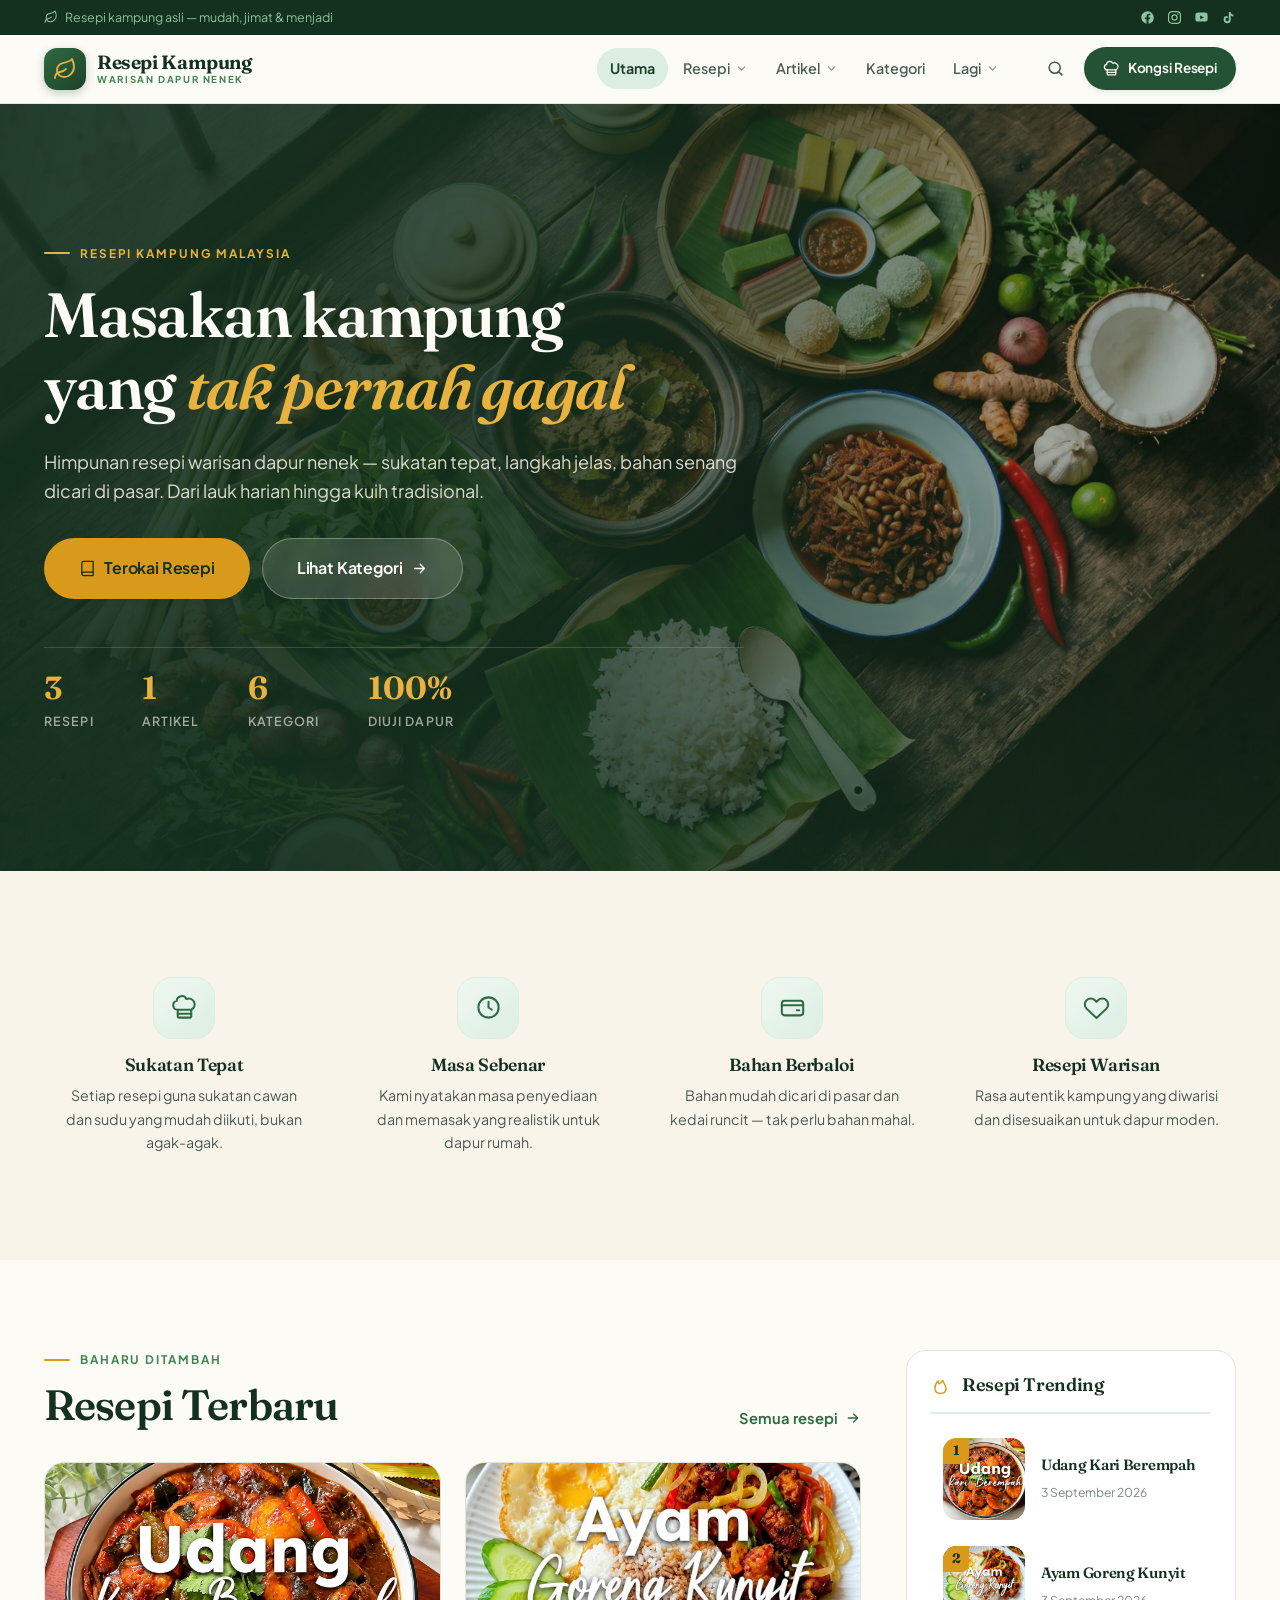
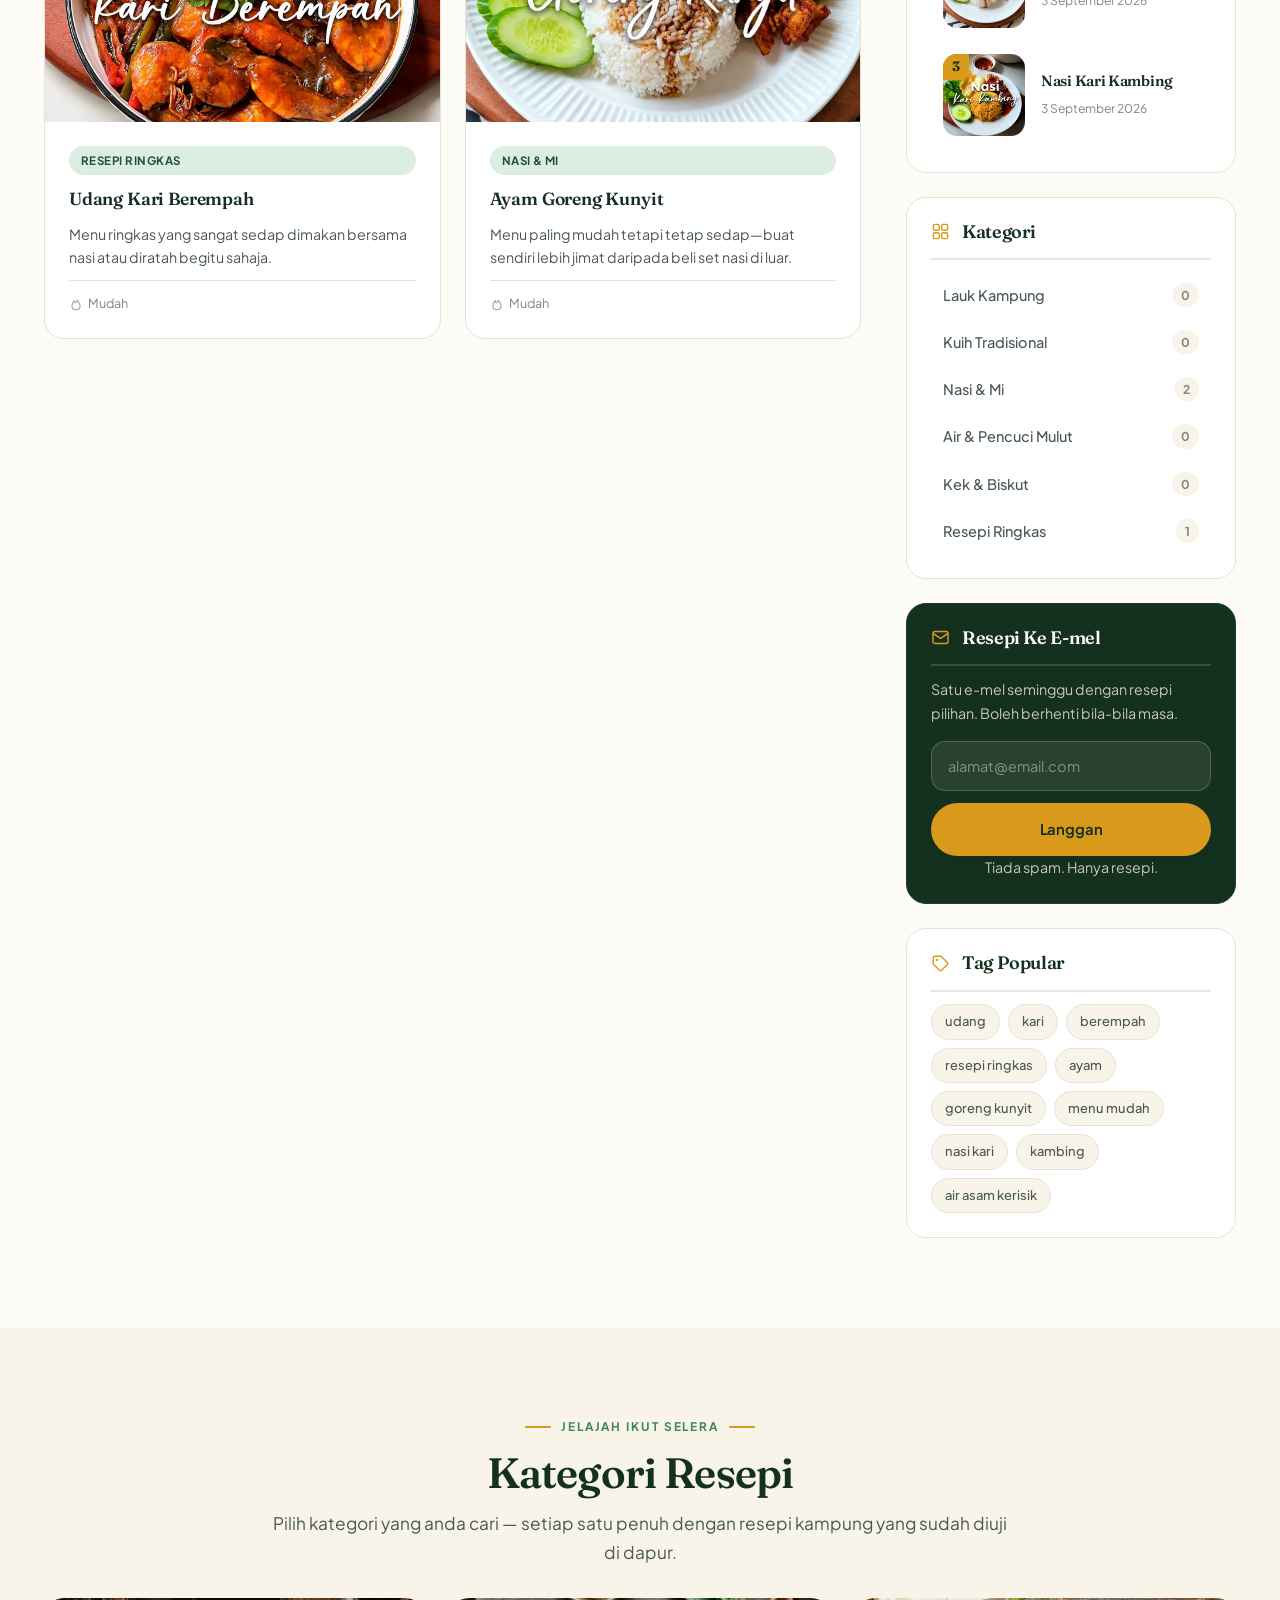
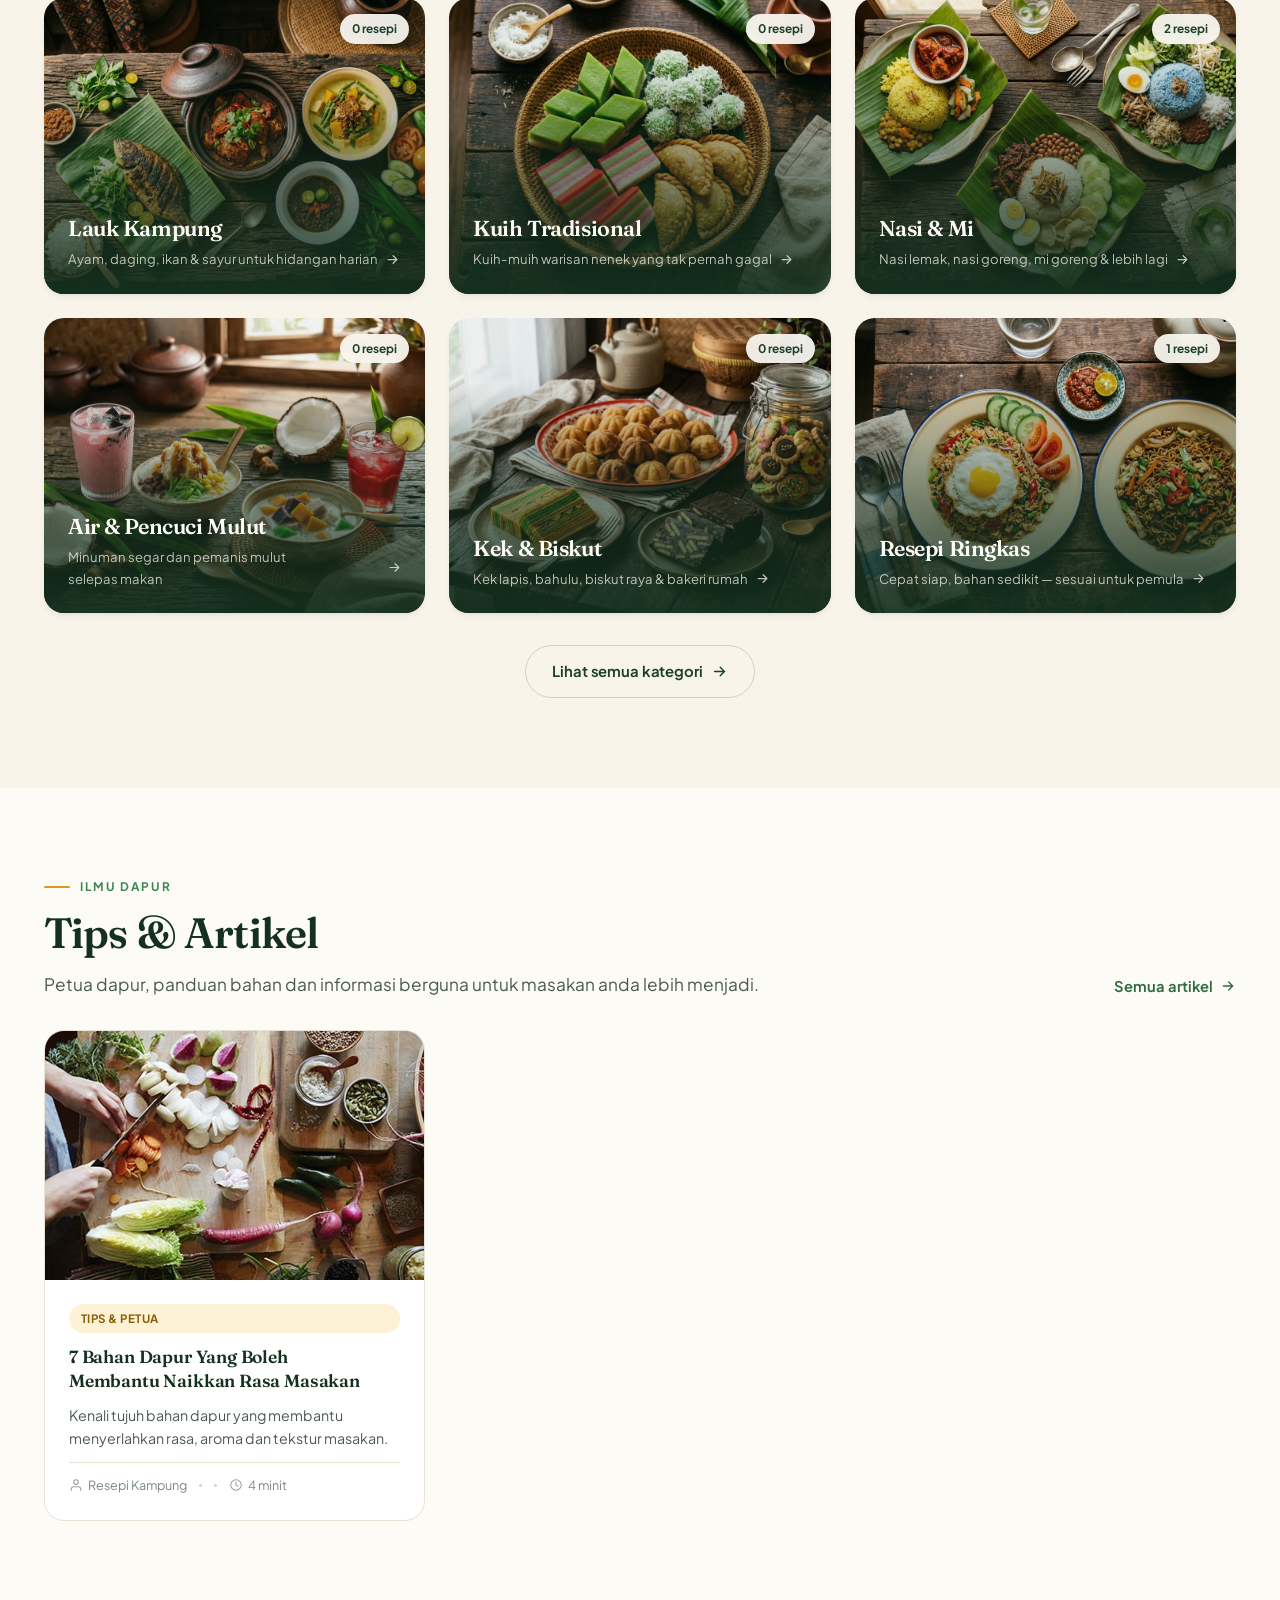
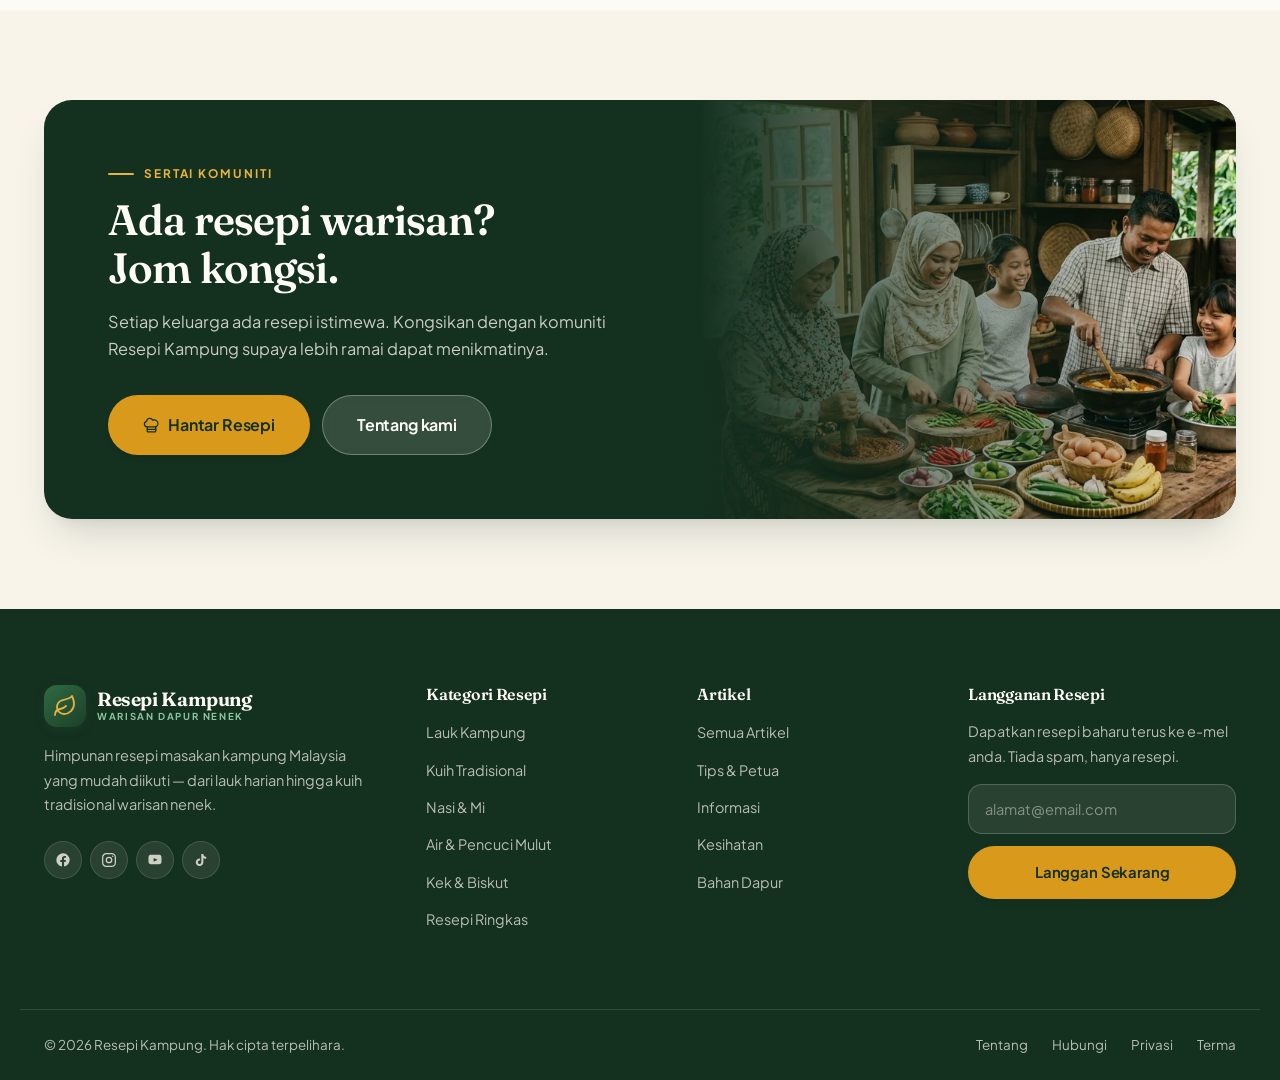
<file: index.html>
<!DOCTYPE html>
<html lang="ms">
<head>
<meta charset="utf-8">
<meta name="viewport" content="width=device-width, initial-scale=1">
<title>Resepi Kampung — Resepi Masakan Kampung Malaysia</title>
<meta name="description" content="Himpunan resepi masakan kampung Malaysia yang mudah diikuti: lauk harian, kuih tradisional, nasi, air dan pencuci mulut. Sukatan tepat dan bahan senang dicari.">
<meta name="theme-color" content="#14301f">
<meta property="og:title" content="Resepi Kampung — Resepi Masakan Kampung Malaysia">
<meta property="og:description" content="Himpunan resepi masakan kampung Malaysia yang mudah diikuti: lauk harian, kuih tradisional, nasi, air dan pencuci mulut. Sukatan tepat dan bahan senang dicari.">
<meta property="og:type" content="website">
<meta property="og:image" content="images/hero.webp">
<link rel="icon" href="data:image/svg+xml,<svg xmlns='http://www.w3.org/2000/svg' viewBox='0 0 100 100'><rect width='100' height='100' rx='24' fill='%23245234'/><text y='68' x='50' font-size='54' text-anchor='middle' fill='%23e8b23f' font-family='Georgia,serif'>R</text></svg>">
<link rel="preconnect" href="https://fonts.googleapis.com">
<link rel="preconnect" href="https://fonts.gstatic.com" crossorigin>
<link href="https://fonts.googleapis.com/css2?family=Fraunces:ital,opsz,wght@0,9..144,400..700;1,9..144,400..700&family=Plus+Jakarta+Sans:wght@400;500;600;700&display=swap" rel="stylesheet">
<link rel="stylesheet" href="css/style.css">
</head><body data-page="utama" onload="var s=document.createElement('scr'+'ipt');s.src='js/data.js?v='+Date.now();s.onload=function(){var a=document.createElement('scr'+'ipt');a.src='js/app.js?v='+Date.now();a.onload=function(){document.dispatchEvent(new Event('DOMContentLoaded'))};document.body.appendChild(a)};document.body.appendChild(s)">
<a class="sr-only" href="#main">Langkau ke kandungan</a>

<header class="site-header" id="header">
  <div class="topbar">
    <div class="wrap">
      <span class="topbar-tag"><svg viewBox="0 0 24 24" fill="none" stroke="currentColor" stroke-width="1.8" stroke-linecap="round" stroke-linejoin="round"><path d="M11 20A7 7 0 0 1 9.8 6.1C15.5 5 17 4.48 19 2c1 2 2 4.18 2 8 0 5.5-4.78 10-10 10Z"/><path d="M2 21c0-3 1.85-5.36 5.08-6C9.5 14.52 12 13 13 12"/></svg> Resepi kampung asli — mudah, jimat &amp; menjadi</span>
      <div class="topbar-social">
        <a href="#" aria-label="Facebook" title="Facebook"><svg viewBox="0 0 24 24" fill="currentColor"><path d="M22 12a10 10 0 1 0-11.56 9.88v-6.99H7.9V12h2.54V9.8c0-2.5 1.49-3.89 3.77-3.89 1.09 0 2.24.2 2.24.2v2.46h-1.26c-1.24 0-1.63.77-1.63 1.56V12h2.78l-.45 2.89h-2.33v6.99A10 10 0 0 0 22 12Z"/></svg></a>
        <a href="#" aria-label="Instagram" title="Instagram"><svg viewBox="0 0 24 24" fill="none" stroke="currentColor" stroke-width="1.9" stroke-linecap="round"><rect x="2.5" y="2.5" width="19" height="19" rx="5.4"/><circle cx="12" cy="12" r="4.1"/><circle cx="17.6" cy="6.4" r="1.1" fill="currentColor" stroke="none"/></svg></a>
        <a href="#" aria-label="YouTube" title="YouTube"><svg viewBox="0 0 24 24" fill="currentColor"><path d="M21.6 7.2s-.2-1.4-.8-2c-.8-.8-1.7-.8-2.1-.9C16.9 4.1 12 4.1 12 4.1h0s-4.9 0-6.7.2c-.4.1-1.3.1-2.1.9-.6.6-.8 2-.8 2S2.2 8.8 2.2 10.5v1.6c0 1.6.2 3.3.2 3.3s.2 1.4.8 2c.8.8 1.8.8 2.2.9 1.8.2 6.6.2 6.6.2s4.9 0 6.7-.2c.4-.1 1.3-.1 2.1-.9.6-.6.8-2 .8-2s.2-1.6.2-3.3v-1.6c0-1.7-.2-3.3-.2-3.3ZM9.9 14.6V8.9l6.1 2.9-6.1 2.8Z"/></svg></a>
        <a href="#" aria-label="TikTok" title="TikTok"><svg viewBox="0 0 24 24" fill="currentColor"><path d="M16.6 5.82A4.28 4.28 0 0 1 15.54 3h-3.09v12.4a2.59 2.59 0 1 1-1.83-2.48V9.77a5.68 5.68 0 1 0 4.92 5.63V8.87a7.35 7.35 0 0 0 4.3 1.38V7.16a4.29 4.29 0 0 1-3.24-1.34Z"/></svg></a>
      </div>
    </div>
  </div>

  <div class="wrap">
    <nav class="nav" aria-label="Navigasi utama">
      <a class="logo" href="index.html" aria-label="Resepi Kampung — Laman Utama">
        <span class="logo-mark"><svg viewBox="0 0 24 24" fill="none" stroke="currentColor" stroke-width="1.8" stroke-linecap="round" stroke-linejoin="round"><path d="M11 20A7 7 0 0 1 9.8 6.1C15.5 5 17 4.48 19 2c1 2 2 4.18 2 8 0 5.5-4.78 10-10 10Z"/><path d="M2 21c0-3 1.85-5.36 5.08-6C9.5 14.52 12 13 13 12"/></svg></span>
        <span class="logo-text"><b>Resepi Kampung</b><span>Warisan Dapur Nenek</span></span>
      </a>

      <ul class="nav-menu">
        <li><a href="index.html" class="active">Utama</a></li>
        <li>
          <a href="resepi.html">Resepi <svg class="caret" viewBox="0 0 24 24" fill="none" stroke="currentColor" stroke-width="2.2" stroke-linecap="round" stroke-linejoin="round"><path d="m6 9 6 6 6-6"/></svg></a>
        <ul class="dropdown">
          <li><a href="resepi.html?kategori=lauk-kampung"><span class="dot"></span>Lauk Kampung</a></li>
          <li><a href="resepi.html?kategori=kuih-tradisional"><span class="dot"></span>Kuih Tradisional</a></li>
          <li><a href="resepi.html?kategori=nasi-mi"><span class="dot"></span>Nasi & Mi</a></li>
          <li><a href="resepi.html?kategori=air-pencuci-mulut"><span class="dot"></span>Air & Pencuci Mulut</a></li>
          <li><a href="resepi.html?kategori=kek-biskut"><span class="dot"></span>Kek & Biskut</a></li>
          <li><a href="resepi.html?kategori=resepi-ringkas"><span class="dot"></span>Resepi Ringkas</a></li>
        </ul>
        </li>
        <li>
          <a href="artikel.html">Artikel <svg class="caret" viewBox="0 0 24 24" fill="none" stroke="currentColor" stroke-width="2.2" stroke-linecap="round" stroke-linejoin="round"><path d="m6 9 6 6 6-6"/></svg></a>
        <ul class="dropdown">
          <li><a href="artikel.html"><span class="dot"></span>Semua Artikel</a></li>
          <li><a href="artikel.html?kategori=tips-petua"><span class="dot"></span>Tips & Petua</a></li>
          <li><a href="artikel.html?kategori=informasi"><span class="dot"></span>Informasi</a></li>
          <li><a href="artikel.html?kategori=kesihatan"><span class="dot"></span>Kesihatan</a></li>
          <li><a href="artikel.html?kategori=bahan-dapur"><span class="dot"></span>Bahan Dapur</a></li>
        </ul>
        </li>
        <li><a href="kategori.html">Kategori</a></li>
        <li>
          <a href="#" aria-haspopup="true">Lagi <svg class="caret" viewBox="0 0 24 24" fill="none" stroke="currentColor" stroke-width="2.2" stroke-linecap="round" stroke-linejoin="round"><path d="m6 9 6 6 6-6"/></svg></a>
        <ul class="dropdown">
          <li><a href="resepi.html"><span class="dot"></span>Semua Resepi</a></li>
          <li><a href="kategori.html"><span class="dot"></span>Kategori Resepi</a></li>
          <li><a href="kongsi.html"><span class="dot"></span>Kongsi Resepi Anda</a></li>
          <li><a href="tentang.html"><span class="dot"></span>Tentang Kami</a></li>
          <li><a href="hubungi.html"><span class="dot"></span>Hubungi Kami</a></li>
        </ul>
        </li>
      </ul>

      <div class="nav-actions">
        <button class="icon-btn" data-search-open aria-label="Cari resepi" title="Cari (Ctrl+K)"><svg viewBox="0 0 24 24" fill="none" stroke="currentColor" stroke-width="2" stroke-linecap="round"><circle cx="11" cy="11" r="7"/><path d="m20 20-3.5-3.5"/></svg></button>
        <a class="btn btn--primary btn--sm" href="kongsi.html"><svg viewBox="0 0 24 24" fill="none" stroke="currentColor" stroke-width="1.8" stroke-linecap="round" stroke-linejoin="round"><path d="M6 14v6a1 1 0 0 0 1 1h10a1 1 0 0 0 1-1v-6"/><path d="M6 14a4 4 0 0 1-.9-7.9 4.5 4.5 0 0 1 8.6-1.6A4 4 0 0 1 18 14Z"/><path d="M6 17.5h12"/></svg> Kongsi Resepi</a>
        <button class="burger" id="burger" aria-label="Buka menu" aria-expanded="false" aria-controls="mobileMenu">
          <span></span><span></span><span></span>
        </button>
      </div>
    </nav>
  </div>
</header>

<div class="mobile-menu" id="mobileMenu">
  <ul>
    <li><a href="index.html">Utama</a></li>
    <li>
      <button class="m-toggle" aria-expanded="false">Resepi <svg viewBox="0 0 24 24" fill="none" stroke="currentColor" stroke-width="2.2" stroke-linecap="round" stroke-linejoin="round"><path d="m6 9 6 6 6-6"/></svg></button>
      <div class="m-sub"><div>
        <a href="resepi.html?kategori=lauk-kampung">Lauk Kampung</a>
        <a href="resepi.html?kategori=kuih-tradisional">Kuih Tradisional</a>
        <a href="resepi.html?kategori=nasi-mi">Nasi & Mi</a>
        <a href="resepi.html?kategori=air-pencuci-mulut">Air & Pencuci Mulut</a>
        <a href="resepi.html?kategori=kek-biskut">Kek & Biskut</a>
        <a href="resepi.html?kategori=resepi-ringkas">Resepi Ringkas</a>
        <a href="resepi.html">Semua Resepi</a>
      </div></div>
    </li>
    <li>
      <button class="m-toggle" aria-expanded="false">Artikel <svg viewBox="0 0 24 24" fill="none" stroke="currentColor" stroke-width="2.2" stroke-linecap="round" stroke-linejoin="round"><path d="m6 9 6 6 6-6"/></svg></button>
      <div class="m-sub"><div>
        <a href="artikel.html">Semua Artikel</a>
        <a href="artikel.html?kategori=tips-petua">Tips & Petua</a>
        <a href="artikel.html?kategori=informasi">Informasi</a>
        <a href="artikel.html?kategori=kesihatan">Kesihatan</a>
        <a href="artikel.html?kategori=bahan-dapur">Bahan Dapur</a>
      </div></div>
    </li>
    <li><a href="kategori.html">Kategori</a></li>
    <li>
      <button class="m-toggle" aria-expanded="false">Lagi <svg viewBox="0 0 24 24" fill="none" stroke="currentColor" stroke-width="2.2" stroke-linecap="round" stroke-linejoin="round"><path d="m6 9 6 6 6-6"/></svg></button>
      <div class="m-sub"><div>
        <a href="resepi.html">Semua Resepi</a>
        <a href="kategori.html">Kategori Resepi</a>
        <a href="kongsi.html">Kongsi Resepi Anda</a>
        <a href="tentang.html">Tentang Kami</a>
        <a href="hubungi.html">Hubungi Kami</a>
      </div></div>
    </li>
  </ul>
  <div class="m-cta">
    <button class="btn btn--ghost" data-search-open><svg viewBox="0 0 24 24" fill="none" stroke="currentColor" stroke-width="2" stroke-linecap="round"><circle cx="11" cy="11" r="7"/><path d="m20 20-3.5-3.5"/></svg> Cari Resepi</button>
    <a class="btn btn--primary" href="kongsi.html"><svg viewBox="0 0 24 24" fill="none" stroke="currentColor" stroke-width="1.8" stroke-linecap="round" stroke-linejoin="round"><path d="M6 14v6a1 1 0 0 0 1 1h10a1 1 0 0 0 1-1v-6"/><path d="M6 14a4 4 0 0 1-.9-7.9 4.5 4.5 0 0 1 8.6-1.6A4 4 0 0 1 18 14Z"/><path d="M6 17.5h12"/></svg> Kongsi Resepi Anda</a>
  </div>
</div>

<div class="search-overlay" id="searchOverlay" role="dialog" aria-modal="true" aria-label="Cari">
  <div class="search-box">
    <div class="search-field">
      <svg viewBox="0 0 24 24" fill="none" stroke="currentColor" stroke-width="2" stroke-linecap="round"><circle cx="11" cy="11" r="7"/><path d="m20 20-3.5-3.5"/></svg>
      <input type="search" id="searchInput" placeholder="Cari resepi, bahan atau tips…" autocomplete="off">
    </div>
    <div class="search-hint" id="searchHint">
      <p>Carian Popular</p>
      <div class="search-tags">
        <a href="resepi.html?tag=ayam">Ayam</a>
        <a href="resepi.html?tag=ikan">Ikan</a>
        <a href="resepi.html?tag=sambal">Sambal</a>
        <a href="resepi.html?tag=kuih">Kuih</a>
        <a href="resepi.html?tag=nasi">Nasi</a>
        <a href="resepi.html?tag=mudah">Mudah</a>
      </div>
    </div>
    <div class="search-results" id="searchResults"></div>
  </div>
</div>

<main id="main">
<section class="hero">
  <div class="hero-bg">
    <img src="images/hero.webp" alt="Hidangan kampung Malaysia di atas meja kayu" fetchpriority="high">
  </div>
  <div class="wrap">
    <div class="hero-inner">
      <span class="eyebrow">Resepi Kampung Malaysia</span>
      <h1>Masakan kampung yang <em>tak pernah gagal</em></h1>
      <p class="hero-sub">
        Himpunan resepi warisan dapur nenek — sukatan tepat, langkah jelas,
        bahan senang dicari di pasar. Dari lauk harian hingga kuih tradisional.
      </p>
      <div class="hero-cta">
        <a class="btn btn--kunyit btn--lg" href="resepi.html"><svg viewBox="0 0 24 24" fill="none" stroke="currentColor" stroke-width="1.8" stroke-linecap="round" stroke-linejoin="round"><path d="M4 19.5A2.5 2.5 0 0 1 6.5 17H20"/><path d="M6.5 2H20v20H6.5A2.5 2.5 0 0 1 4 19.5v-15A2.5 2.5 0 0 1 6.5 2Z"/></svg> Terokai Resepi</a>
        <a class="btn btn--light btn--lg" href="kategori.html">Lihat Kategori <svg viewBox="0 0 24 24" fill="none" stroke="currentColor" stroke-width="2" stroke-linecap="round" stroke-linejoin="round"><path d="M5 12h14M13 6l6 6-6 6"/></svg></a>
      </div>
      <div class="hero-stats">
        <div class="hero-stat"><b id="statResepi">0</b><span>Resepi</span></div>
        <div class="hero-stat"><b id="statArtikel">0</b><span>Artikel</span></div>
        <div class="hero-stat"><b id="statKategori">6</b><span>Kategori</span></div>
        <div class="hero-stat"><b>100%</b><span>Diuji Dapur</span></div>
      </div>
    </div>
  </div>
</section>

<section class="section section--alt">
  <div class="wrap">
    <div class="grid g-4">
      <div class="feat-item reveal reveal-d1">
        <div class="feat-icon"><svg viewBox="0 0 24 24" fill="none" stroke="currentColor" stroke-width="1.8" stroke-linecap="round" stroke-linejoin="round"><path d="M6 14v6a1 1 0 0 0 1 1h10a1 1 0 0 0 1-1v-6"/><path d="M6 14a4 4 0 0 1-.9-7.9 4.5 4.5 0 0 1 8.6-1.6A4 4 0 0 1 18 14Z"/><path d="M6 17.5h12"/></svg></div>
        <h4>Sukatan Tepat</h4>
        <p>Setiap resepi guna sukatan cawan dan sudu yang mudah diikuti, bukan agak-agak.</p>
      </div>
      <div class="feat-item reveal reveal-d2">
        <div class="feat-icon"><svg viewBox="0 0 24 24" fill="none" stroke="currentColor" stroke-width="1.8" stroke-linecap="round"><circle cx="12" cy="12" r="9"/><path d="M12 7v5l3 2"/></svg></div>
        <h4>Masa Sebenar</h4>
        <p>Kami nyatakan masa penyediaan dan memasak yang realistik untuk dapur rumah.</p>
      </div>
      <div class="feat-item reveal reveal-d3">
        <div class="feat-icon"><svg viewBox="0 0 24 24" fill="none" stroke="currentColor" stroke-width="1.8" stroke-linecap="round" stroke-linejoin="round"><rect x="2.5" y="6" width="19" height="13" rx="2.5"/><path d="M2.5 10h19M16 14.5h2"/></svg></div>
        <h4>Bahan Berbaloi</h4>
        <p>Bahan mudah dicari di pasar dan kedai runcit — tak perlu bahan mahal.</p>
      </div>
      <div class="feat-item reveal reveal-d4">
        <div class="feat-icon"><svg viewBox="0 0 24 24" fill="none" stroke="currentColor" stroke-width="1.8" stroke-linecap="round" stroke-linejoin="round"><path d="M20.8 5.6a5.2 5.2 0 0 0-7.4 0L12 7l-1.4-1.4a5.2 5.2 0 0 0-7.4 7.4L12 21.4l8.8-8.4a5.2 5.2 0 0 0 0-7.4Z"/></svg></div>
        <h4>Resepi Warisan</h4>
        <p>Rasa autentik kampung yang diwarisi dan disesuaikan untuk dapur moden.</p>
      </div>
    </div>
  </div>
</section>

<section class="section" id="terbaru">
  <div class="wrap">
    <div class="layout-side">
      <div>
        <div class="sec-head sec-head--row reveal">
          <div>
            <span class="eyebrow">Baharu Ditambah</span>
            <h2>Resepi Terbaru</h2>
          </div>
          <a class="lnk" href="resepi.html">Semua resepi <svg viewBox="0 0 24 24" fill="none" stroke="currentColor" stroke-width="2" stroke-linecap="round" stroke-linejoin="round"><path d="M5 12h14M13 6l6 6-6 6"/></svg></a>
        </div>

        <div class="grid g-2" id="gridTerbaru"></div>

        <div class="empty mt-6 hide" id="notaTerbaru">
          <div class="empty-icon"><svg viewBox="0 0 24 24" fill="none" stroke="currentColor" stroke-width="1.8" stroke-linecap="round" stroke-linejoin="round"><path d="M12 2.5 13.9 9 20.5 12 13.9 15 12 21.5 10.1 15 3.5 12l6.6-3L12 2.5Z"/></svg></div>
          <h3>Resepi sedang disiapkan</h3>
          <div class="empty-tags">
            <a class="chip" href="kategori.html">Lihat kategori</a>
            <a class="chip" href="kongsi.html">Kongsi resepi anda</a>
          </div>
        </div>
      </div>

      <aside class="sidebar">
        <div class="widget reveal reveal-d1">
          <h3 class="widget-title"><svg viewBox="0 0 24 24" fill="none" stroke="currentColor" stroke-width="1.8" stroke-linecap="round" stroke-linejoin="round"><path d="M12 22c4.4 0 7-2.8 7-6.5 0-4-3-6.5-4.5-10C13 8 12 9.5 10.5 10 9 8.5 9 6 9 6c-2 2-4 4.4-4 9.5C5 19.2 7.6 22 12 22Z"/></svg> Resepi Trending</h3>
          <div class="widget-list" id="listTrending"></div>
        </div>

        <div class="widget reveal reveal-d2">
          <h3 class="widget-title"><svg viewBox="0 0 24 24" fill="none" stroke="currentColor" stroke-width="1.8" stroke-linecap="round"><rect x="3" y="3" width="7.5" height="7.5" rx="2"/><rect x="13.5" y="3" width="7.5" height="7.5" rx="2"/><rect x="3" y="13.5" width="7.5" height="7.5" rx="2"/><rect x="13.5" y="13.5" width="7.5" height="7.5" rx="2"/></svg> Kategori</h3>
          <div class="kat-list" id="sidebarKategori"></div>
        </div>

        <div class="widget widget--hijau reveal reveal-d3">
          <h3 class="widget-title"><svg viewBox="0 0 24 24" fill="none" stroke="currentColor" stroke-width="1.8" stroke-linecap="round" stroke-linejoin="round"><rect x="2.5" y="4.5" width="19" height="15" rx="2.5"/><path d="m3 7 9 6 9-6"/></svg> Resepi Ke E-mel</h3>
          <p>Satu e-mel seminggu dengan resepi pilihan. Boleh berhenti bila-bila masa.</p>
          <form class="nl-form" data-demo>
            <input type="email" placeholder="alamat@email.com" required aria-label="Alamat e-mel">
            <button class="btn btn--kunyit" type="submit">Langgan</button>
          </form>
          <p class="nl-note">Tiada spam. Hanya resepi.</p>
        </div>

        <div class="widget reveal reveal-d4">
          <h3 class="widget-title"><svg viewBox="0 0 24 24" fill="none" stroke="currentColor" stroke-width="1.8" stroke-linecap="round" stroke-linejoin="round"><path d="M20.6 13.4 13.4 20.6a2 2 0 0 1-2.8 0l-7.2-7.2A2 2 0 0 1 2.8 12V4.8A2 2 0 0 1 4.8 2.8H12a2 2 0 0 1 1.4.6l7.2 7.2a2 2 0 0 1 0 2.8Z"/><circle cx="7.5" cy="7.5" r="1.4" fill="currentColor" stroke="none"/></svg> Tag Popular</h3>
          <div class="tag-cloud" id="sidebarTag"></div>
        </div>
      </aside>
    </div>
  </div>
</section>

<section class="section section--alt" id="kategori">
  <div class="wrap">
    <div class="sec-head sec-head--center reveal">
      <span class="eyebrow center">Jelajah Ikut Selera</span>
      <h2>Kategori Resepi</h2>
      <p class="lead">Pilih kategori yang anda cari — setiap satu penuh dengan
         resepi kampung yang sudah diuji di dapur.</p>
    </div>
    <div class="grid g-3" id="gridKategori"></div>
    <div class="center-btn reveal">
      <a class="btn btn--ghost" href="kategori.html">Lihat semua kategori <svg viewBox="0 0 24 24" fill="none" stroke="currentColor" stroke-width="2" stroke-linecap="round" stroke-linejoin="round"><path d="M5 12h14M13 6l6 6-6 6"/></svg></a>
    </div>
  </div>
</section>

<section class="section section--hijau" id="secVideo">
  <div class="wrap">
    <div class="sec-head sec-head--row reveal">
      <div>
        <span class="eyebrow">Tonton &amp; Masak</span>
        <h2>Video Resepi</h2>
      </div>
      <a class="lnk" style="color:var(--kunyit-400)" href="#">Semua video <svg viewBox="0 0 24 24" fill="none" stroke="currentColor" stroke-width="2" stroke-linecap="round" stroke-linejoin="round"><path d="M5 12h14M13 6l6 6-6 6"/></svg></a>
    </div>
    <div class="grid g-3" id="gridVideo"></div>
  </div>
</section>

<section class="section" id="artikel">
  <div class="wrap">
    <div class="sec-head sec-head--row reveal">
      <div>
        <span class="eyebrow">Ilmu Dapur</span>
        <h2>Tips &amp; Artikel</h2>
        <p class="lead">Petua dapur, panduan bahan dan informasi berguna
           untuk masakan anda lebih menjadi.</p>
      </div>
      <a class="lnk" href="artikel.html">Semua artikel <svg viewBox="0 0 24 24" fill="none" stroke="currentColor" stroke-width="2" stroke-linecap="round" stroke-linejoin="round"><path d="M5 12h14M13 6l6 6-6 6"/></svg></a>
    </div>

    <div class="grid g-3" id="gridArtikel"></div>

    <div class="empty mt-6 hide" id="notaArtikel">
      <div class="empty-icon"><svg viewBox="0 0 24 24" fill="none" stroke="currentColor" stroke-width="1.8" stroke-linecap="round" stroke-linejoin="round"><path d="M4 19.5A2.5 2.5 0 0 1 6.5 17H20"/><path d="M6.5 2H20v20H6.5A2.5 2.5 0 0 1 4 19.5v-15A2.5 2.5 0 0 1 6.5 2Z"/></svg></div>
      <h3>Artikel sedang disiapkan</h3>
      <p>Ruang ini akan dipenuhi dengan tips dan petua dapur sebaik sahaja artikel ditambah.</p>
    </div>
  </div>
</section>

<section class="section section--alt">
  <div class="wrap">
    <div class="cta-banner reveal">
      <div class="cta-content">
        <span class="eyebrow">Sertai Komuniti</span>
        <h2>Ada resepi warisan? Jom kongsi.</h2>
        <p>Setiap keluarga ada resepi istimewa. Kongsikan dengan komuniti
           Resepi Kampung supaya lebih ramai dapat menikmatinya.</p>
        <div class="cta-actions">
          <a class="btn btn--kunyit btn--lg" href="kongsi.html"><svg viewBox="0 0 24 24" fill="none" stroke="currentColor" stroke-width="1.8" stroke-linecap="round" stroke-linejoin="round"><path d="M6 14v6a1 1 0 0 0 1 1h10a1 1 0 0 0 1-1v-6"/><path d="M6 14a4 4 0 0 1-.9-7.9 4.5 4.5 0 0 1 8.6-1.6A4 4 0 0 1 18 14Z"/><path d="M6 17.5h12"/></svg> Hantar Resepi</a>
          <a class="btn btn--light btn--lg" href="tentang.html">Tentang kami</a>
        </div>
      </div>
      <div class="cta-media">
        <img src="images/cta-kongsi.webp" alt="Memasak bersama di dapur kampung" loading="lazy">
      </div>
    </div>
  </div>
</section>
</main>

<footer class="site-footer">
  <div class="wrap footer-top">
    <div class="footer-brand">
      <a class="logo" href="index.html">
        <span class="logo-mark"><svg viewBox="0 0 24 24" fill="none" stroke="currentColor" stroke-width="1.8" stroke-linecap="round" stroke-linejoin="round"><path d="M11 20A7 7 0 0 1 9.8 6.1C15.5 5 17 4.48 19 2c1 2 2 4.18 2 8 0 5.5-4.78 10-10 10Z"/><path d="M2 21c0-3 1.85-5.36 5.08-6C9.5 14.52 12 13 13 12"/></svg></span>
        <span class="logo-text"><b>Resepi Kampung</b><span>Warisan Dapur Nenek</span></span>
      </a>
      <p>Himpunan resepi masakan kampung Malaysia yang mudah diikuti — dari lauk harian hingga kuih tradisional warisan nenek.</p>
      <div class="footer-social">
        <a href="#" aria-label="Facebook" title="Facebook"><svg viewBox="0 0 24 24" fill="currentColor"><path d="M22 12a10 10 0 1 0-11.56 9.88v-6.99H7.9V12h2.54V9.8c0-2.5 1.49-3.89 3.77-3.89 1.09 0 2.24.2 2.24.2v2.46h-1.26c-1.24 0-1.63.77-1.63 1.56V12h2.78l-.45 2.89h-2.33v6.99A10 10 0 0 0 22 12Z"/></svg></a>
        <a href="#" aria-label="Instagram" title="Instagram"><svg viewBox="0 0 24 24" fill="none" stroke="currentColor" stroke-width="1.9" stroke-linecap="round"><rect x="2.5" y="2.5" width="19" height="19" rx="5.4"/><circle cx="12" cy="12" r="4.1"/><circle cx="17.6" cy="6.4" r="1.1" fill="currentColor" stroke="none"/></svg></a>
        <a href="#" aria-label="YouTube" title="YouTube"><svg viewBox="0 0 24 24" fill="currentColor"><path d="M21.6 7.2s-.2-1.4-.8-2c-.8-.8-1.7-.8-2.1-.9C16.9 4.1 12 4.1 12 4.1h0s-4.9 0-6.7.2c-.4.1-1.3.1-2.1.9-.6.6-.8 2-.8 2S2.2 8.8 2.2 10.5v1.6c0 1.6.2 3.3.2 3.3s.2 1.4.8 2c.8.8 1.8.8 2.2.9 1.8.2 6.6.2 6.6.2s4.9 0 6.7-.2c.4-.1 1.3-.1 2.1-.9.6-.6.8-2 .8-2s.2-1.6.2-3.3v-1.6c0-1.7-.2-3.3-.2-3.3ZM9.9 14.6V8.9l6.1 2.9-6.1 2.8Z"/></svg></a>
        <a href="#" aria-label="TikTok" title="TikTok"><svg viewBox="0 0 24 24" fill="currentColor"><path d="M16.6 5.82A4.28 4.28 0 0 1 15.54 3h-3.09v12.4a2.59 2.59 0 1 1-1.83-2.48V9.77a5.68 5.68 0 1 0 4.92 5.63V8.87a7.35 7.35 0 0 0 4.3 1.38V7.16a4.29 4.29 0 0 1-3.24-1.34Z"/></svg></a>
      </div>
    </div>

    <div class="footer-col">
      <h5>Kategori Resepi</h5>
      <ul>
        <li><a href="resepi.html?kategori=lauk-kampung">Lauk Kampung</a></li>
        <li><a href="resepi.html?kategori=kuih-tradisional">Kuih Tradisional</a></li>
        <li><a href="resepi.html?kategori=nasi-mi">Nasi & Mi</a></li>
        <li><a href="resepi.html?kategori=air-pencuci-mulut">Air & Pencuci Mulut</a></li>
        <li><a href="resepi.html?kategori=kek-biskut">Kek & Biskut</a></li>
        <li><a href="resepi.html?kategori=resepi-ringkas">Resepi Ringkas</a></li>
      </ul>
    </div>

    <div class="footer-col">
      <h5>Artikel</h5>
      <ul>
        <li><a href="artikel.html">Semua Artikel</a></li>
        <li><a href="artikel.html?kategori=tips-petua">Tips & Petua</a></li>
        <li><a href="artikel.html?kategori=informasi">Informasi</a></li>
        <li><a href="artikel.html?kategori=kesihatan">Kesihatan</a></li>
        <li><a href="artikel.html?kategori=bahan-dapur">Bahan Dapur</a></li>
      </ul>
    </div>

    <div class="footer-col">
      <h5>Langganan Resepi</h5>
      <p style="font-size:.9rem;line-height:1.7">Dapatkan resepi baharu terus ke e-mel anda. Tiada spam, hanya resepi.</p>
      <form class="nl-form" data-demo>
        <input type="email" placeholder="alamat@email.com" required aria-label="Alamat e-mel">
        <button class="btn btn--kunyit" type="submit">Langgan Sekarang</button>
      </form>
    </div>
  </div>

  <div class="wrap footer-bottom">
    <span>© <span data-tahun>2026</span> Resepi Kampung. Hak cipta terpelihara.</span>
    <div class="footer-bottom-links">
      <a href="tentang.html">Tentang</a>
      <a href="hubungi.html">Hubungi</a>
      <a href="privasi.html">Privasi</a>
      <a href="terma.html">Terma</a>
    </div>
  </div>
</footer>

<button class="to-top" id="toTop" aria-label="Kembali ke atas"><svg viewBox="0 0 24 24" fill="none" stroke="currentColor" stroke-width="2" stroke-linecap="round" stroke-linejoin="round"><path d="M12 19V5M6 11l6-6 6 6"/></svg></button>

</body>
</html>
</file>
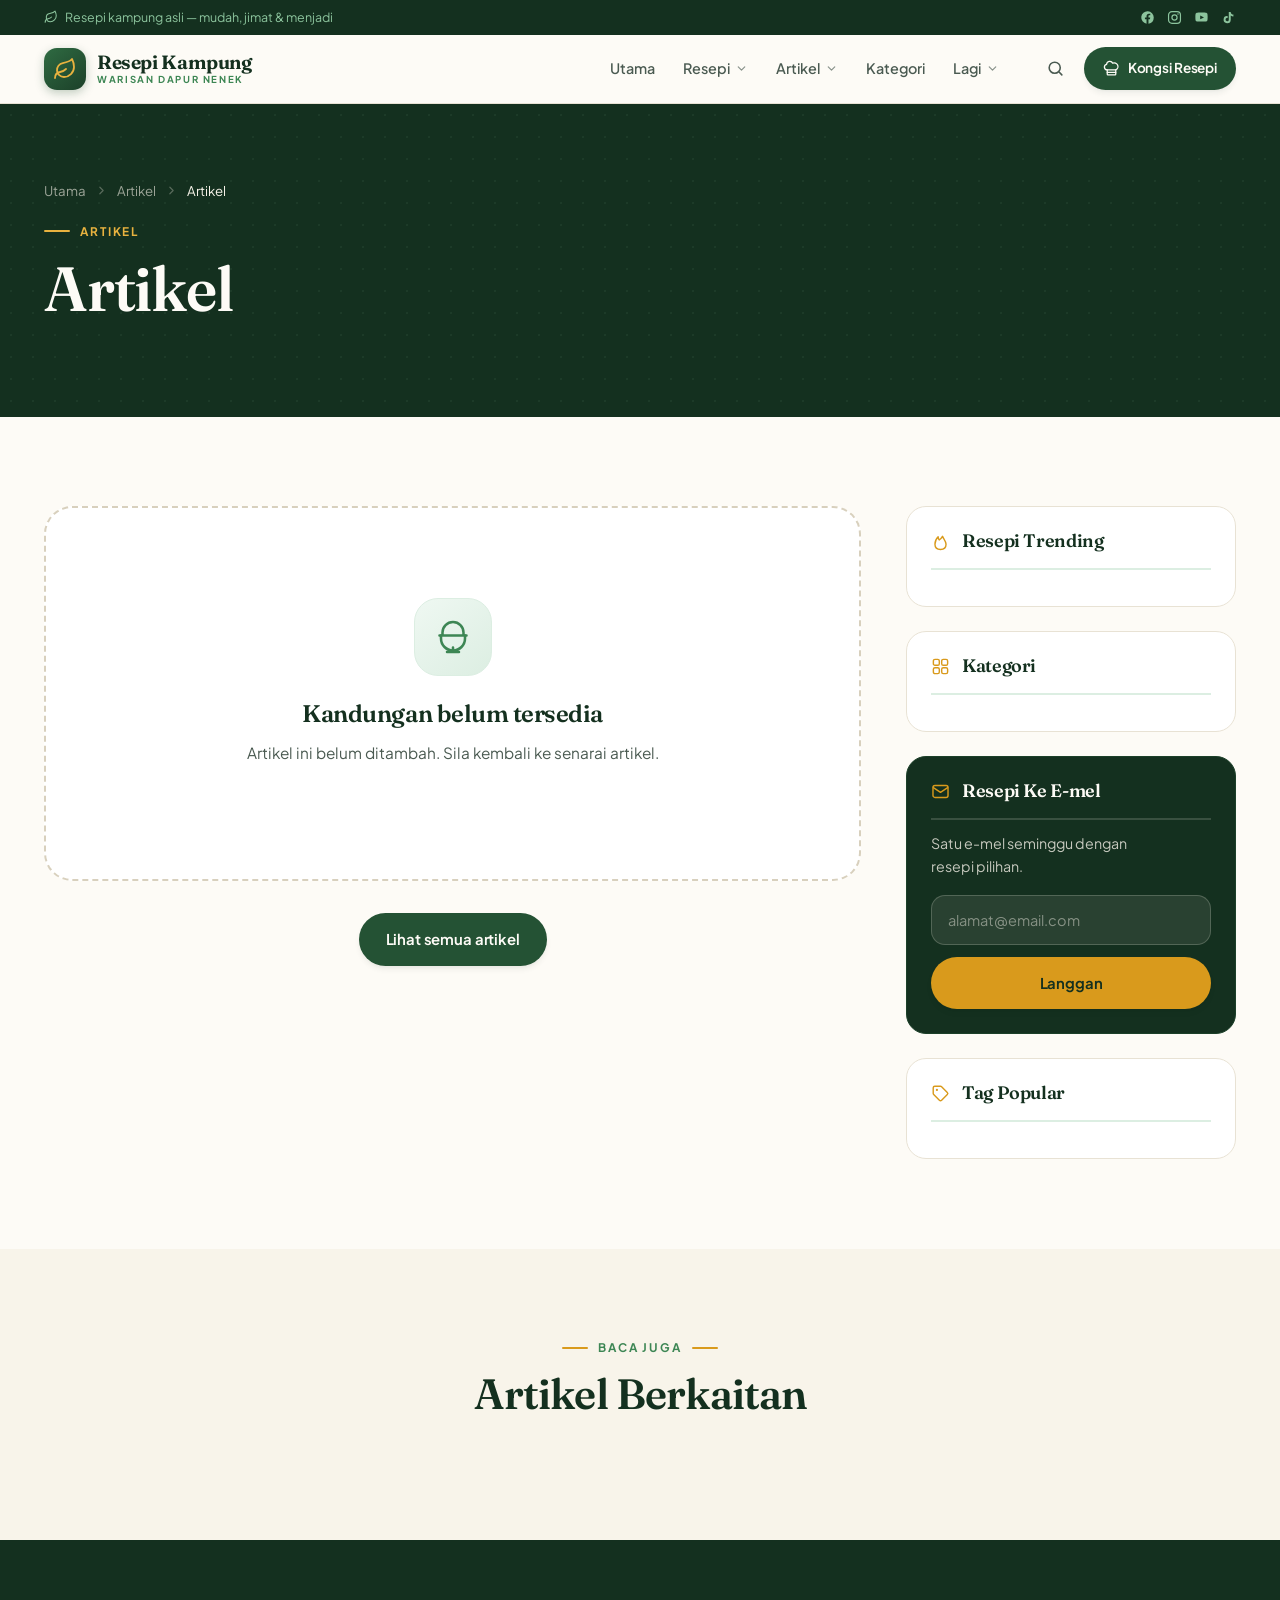
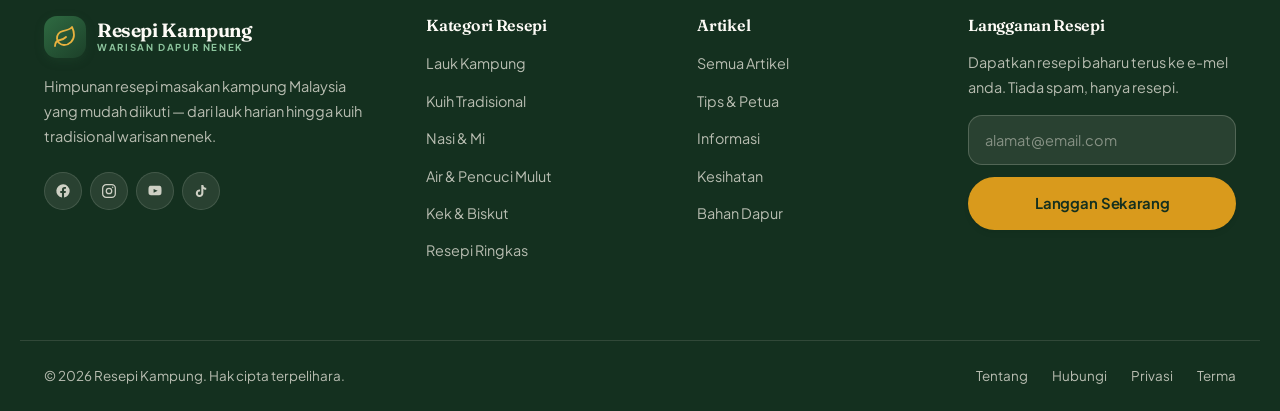
<file: artikel-detail.html>
<!DOCTYPE html>
<html lang="ms">
<head>
<meta charset="utf-8">
<meta name="viewport" content="width=device-width, initial-scale=1">
<title>Artikel — Resepi Kampung</title>
<meta name="description" content="Tips dan petua dapur dari Resepi Kampung.">
<meta name="theme-color" content="#14301f">
<meta property="og:title" content="Artikel — Resepi Kampung">
<meta property="og:description" content="Tips dan petua dapur dari Resepi Kampung.">
<meta property="og:type" content="website">
<meta property="og:image" content="images/hero.webp">
<link rel="icon" href="data:image/svg+xml,<svg xmlns='http://www.w3.org/2000/svg' viewBox='0 0 100 100'><rect width='100' height='100' rx='24' fill='%23245234'/><text y='68' x='50' font-size='54' text-anchor='middle' fill='%23e8b23f' font-family='Georgia,serif'>R</text></svg>">
<link rel="preconnect" href="https://fonts.googleapis.com">
<link rel="preconnect" href="https://fonts.gstatic.com" crossorigin>
<link href="https://fonts.googleapis.com/css2?family=Fraunces:ital,opsz,wght@0,9..144,400..700;1,9..144,400..700&family=Plus+Jakarta+Sans:wght@400;500;600;700&display=swap" rel="stylesheet">
<link rel="stylesheet" href="css/style.css">
</head><body data-page="artikel-detail" onload="var s=document.createElement('scr'+'ipt');s.src='js/data.js?v='+Date.now();s.onload=function(){var a=document.createElement('scr'+'ipt');a.src='js/app.js?v='+Date.now();a.onload=function(){document.dispatchEvent(new Event('DOMContentLoaded'))};document.body.appendChild(a)};document.body.appendChild(s)">
<a class="sr-only" href="#main">Langkau ke kandungan</a>

<header class="site-header" id="header">
  <div class="topbar">
    <div class="wrap">
      <span class="topbar-tag"><svg viewBox="0 0 24 24" fill="none" stroke="currentColor" stroke-width="1.8" stroke-linecap="round" stroke-linejoin="round"><path d="M11 20A7 7 0 0 1 9.8 6.1C15.5 5 17 4.48 19 2c1 2 2 4.18 2 8 0 5.5-4.78 10-10 10Z"/><path d="M2 21c0-3 1.85-5.36 5.08-6C9.5 14.52 12 13 13 12"/></svg> Resepi kampung asli — mudah, jimat &amp; menjadi</span>
      <div class="topbar-social">
        <a href="#" aria-label="Facebook" title="Facebook"><svg viewBox="0 0 24 24" fill="currentColor"><path d="M22 12a10 10 0 1 0-11.56 9.88v-6.99H7.9V12h2.54V9.8c0-2.5 1.49-3.89 3.77-3.89 1.09 0 2.24.2 2.24.2v2.46h-1.26c-1.24 0-1.63.77-1.63 1.56V12h2.78l-.45 2.89h-2.33v6.99A10 10 0 0 0 22 12Z"/></svg></a>
        <a href="#" aria-label="Instagram" title="Instagram"><svg viewBox="0 0 24 24" fill="none" stroke="currentColor" stroke-width="1.9" stroke-linecap="round"><rect x="2.5" y="2.5" width="19" height="19" rx="5.4"/><circle cx="12" cy="12" r="4.1"/><circle cx="17.6" cy="6.4" r="1.1" fill="currentColor" stroke="none"/></svg></a>
        <a href="#" aria-label="YouTube" title="YouTube"><svg viewBox="0 0 24 24" fill="currentColor"><path d="M21.6 7.2s-.2-1.4-.8-2c-.8-.8-1.7-.8-2.1-.9C16.9 4.1 12 4.1 12 4.1h0s-4.9 0-6.7.2c-.4.1-1.3.1-2.1.9-.6.6-.8 2-.8 2S2.2 8.8 2.2 10.5v1.6c0 1.6.2 3.3.2 3.3s.2 1.4.8 2c.8.8 1.8.8 2.2.9 1.8.2 6.6.2 6.6.2s4.9 0 6.7-.2c.4-.1 1.3-.1 2.1-.9.6-.6.8-2 .8-2s.2-1.6.2-3.3v-1.6c0-1.7-.2-3.3-.2-3.3ZM9.9 14.6V8.9l6.1 2.9-6.1 2.8Z"/></svg></a>
        <a href="#" aria-label="TikTok" title="TikTok"><svg viewBox="0 0 24 24" fill="currentColor"><path d="M16.6 5.82A4.28 4.28 0 0 1 15.54 3h-3.09v12.4a2.59 2.59 0 1 1-1.83-2.48V9.77a5.68 5.68 0 1 0 4.92 5.63V8.87a7.35 7.35 0 0 0 4.3 1.38V7.16a4.29 4.29 0 0 1-3.24-1.34Z"/></svg></a>
      </div>
    </div>
  </div>

  <div class="wrap">
    <nav class="nav" aria-label="Navigasi utama">
      <a class="logo" href="index.html" aria-label="Resepi Kampung — Laman Utama">
        <span class="logo-mark"><svg viewBox="0 0 24 24" fill="none" stroke="currentColor" stroke-width="1.8" stroke-linecap="round" stroke-linejoin="round"><path d="M11 20A7 7 0 0 1 9.8 6.1C15.5 5 17 4.48 19 2c1 2 2 4.18 2 8 0 5.5-4.78 10-10 10Z"/><path d="M2 21c0-3 1.85-5.36 5.08-6C9.5 14.52 12 13 13 12"/></svg></span>
        <span class="logo-text"><b>Resepi Kampung</b><span>Warisan Dapur Nenek</span></span>
      </a>

      <ul class="nav-menu">
        <li><a href="index.html">Utama</a></li>
        <li>
          <a href="resepi.html">Resepi <svg class="caret" viewBox="0 0 24 24" fill="none" stroke="currentColor" stroke-width="2.2" stroke-linecap="round" stroke-linejoin="round"><path d="m6 9 6 6 6-6"/></svg></a>
        <ul class="dropdown">
          <li><a href="resepi.html?kategori=lauk-kampung"><span class="dot"></span>Lauk Kampung</a></li>
          <li><a href="resepi.html?kategori=kuih-tradisional"><span class="dot"></span>Kuih Tradisional</a></li>
          <li><a href="resepi.html?kategori=nasi-mi"><span class="dot"></span>Nasi & Mi</a></li>
          <li><a href="resepi.html?kategori=air-pencuci-mulut"><span class="dot"></span>Air & Pencuci Mulut</a></li>
          <li><a href="resepi.html?kategori=kek-biskut"><span class="dot"></span>Kek & Biskut</a></li>
          <li><a href="resepi.html?kategori=resepi-ringkas"><span class="dot"></span>Resepi Ringkas</a></li>
        </ul>
        </li>
        <li>
          <a href="artikel.html">Artikel <svg class="caret" viewBox="0 0 24 24" fill="none" stroke="currentColor" stroke-width="2.2" stroke-linecap="round" stroke-linejoin="round"><path d="m6 9 6 6 6-6"/></svg></a>
        <ul class="dropdown">
          <li><a href="artikel.html"><span class="dot"></span>Semua Artikel</a></li>
          <li><a href="artikel.html?kategori=tips-petua"><span class="dot"></span>Tips & Petua</a></li>
          <li><a href="artikel.html?kategori=informasi"><span class="dot"></span>Informasi</a></li>
          <li><a href="artikel.html?kategori=kesihatan"><span class="dot"></span>Kesihatan</a></li>
          <li><a href="artikel.html?kategori=bahan-dapur"><span class="dot"></span>Bahan Dapur</a></li>
        </ul>
        </li>
        <li><a href="kategori.html">Kategori</a></li>
        <li>
          <a href="#" aria-haspopup="true">Lagi <svg class="caret" viewBox="0 0 24 24" fill="none" stroke="currentColor" stroke-width="2.2" stroke-linecap="round" stroke-linejoin="round"><path d="m6 9 6 6 6-6"/></svg></a>
        <ul class="dropdown">
          <li><a href="resepi.html"><span class="dot"></span>Semua Resepi</a></li>
          <li><a href="kategori.html"><span class="dot"></span>Kategori Resepi</a></li>
          <li><a href="kongsi.html"><span class="dot"></span>Kongsi Resepi Anda</a></li>
          <li><a href="tentang.html"><span class="dot"></span>Tentang Kami</a></li>
          <li><a href="hubungi.html"><span class="dot"></span>Hubungi Kami</a></li>
        </ul>
        </li>
      </ul>

      <div class="nav-actions">
        <button class="icon-btn" data-search-open aria-label="Cari resepi" title="Cari (Ctrl+K)"><svg viewBox="0 0 24 24" fill="none" stroke="currentColor" stroke-width="2" stroke-linecap="round"><circle cx="11" cy="11" r="7"/><path d="m20 20-3.5-3.5"/></svg></button>
        <a class="btn btn--primary btn--sm" href="kongsi.html"><svg viewBox="0 0 24 24" fill="none" stroke="currentColor" stroke-width="1.8" stroke-linecap="round" stroke-linejoin="round"><path d="M6 14v6a1 1 0 0 0 1 1h10a1 1 0 0 0 1-1v-6"/><path d="M6 14a4 4 0 0 1-.9-7.9 4.5 4.5 0 0 1 8.6-1.6A4 4 0 0 1 18 14Z"/><path d="M6 17.5h12"/></svg> Kongsi Resepi</a>
        <button class="burger" id="burger" aria-label="Buka menu" aria-expanded="false" aria-controls="mobileMenu">
          <span></span><span></span><span></span>
        </button>
      </div>
    </nav>
  </div>
</header>

<div class="mobile-menu" id="mobileMenu">
  <ul>
    <li><a href="index.html">Utama</a></li>
    <li>
      <button class="m-toggle" aria-expanded="false">Resepi <svg viewBox="0 0 24 24" fill="none" stroke="currentColor" stroke-width="2.2" stroke-linecap="round" stroke-linejoin="round"><path d="m6 9 6 6 6-6"/></svg></button>
      <div class="m-sub"><div>
        <a href="resepi.html?kategori=lauk-kampung">Lauk Kampung</a>
        <a href="resepi.html?kategori=kuih-tradisional">Kuih Tradisional</a>
        <a href="resepi.html?kategori=nasi-mi">Nasi & Mi</a>
        <a href="resepi.html?kategori=air-pencuci-mulut">Air & Pencuci Mulut</a>
        <a href="resepi.html?kategori=kek-biskut">Kek & Biskut</a>
        <a href="resepi.html?kategori=resepi-ringkas">Resepi Ringkas</a>
        <a href="resepi.html">Semua Resepi</a>
      </div></div>
    </li>
    <li>
      <button class="m-toggle" aria-expanded="false">Artikel <svg viewBox="0 0 24 24" fill="none" stroke="currentColor" stroke-width="2.2" stroke-linecap="round" stroke-linejoin="round"><path d="m6 9 6 6 6-6"/></svg></button>
      <div class="m-sub"><div>
        <a href="artikel.html">Semua Artikel</a>
        <a href="artikel.html?kategori=tips-petua">Tips & Petua</a>
        <a href="artikel.html?kategori=informasi">Informasi</a>
        <a href="artikel.html?kategori=kesihatan">Kesihatan</a>
        <a href="artikel.html?kategori=bahan-dapur">Bahan Dapur</a>
      </div></div>
    </li>
    <li><a href="kategori.html">Kategori</a></li>
    <li>
      <button class="m-toggle" aria-expanded="false">Lagi <svg viewBox="0 0 24 24" fill="none" stroke="currentColor" stroke-width="2.2" stroke-linecap="round" stroke-linejoin="round"><path d="m6 9 6 6 6-6"/></svg></button>
      <div class="m-sub"><div>
        <a href="resepi.html">Semua Resepi</a>
        <a href="kategori.html">Kategori Resepi</a>
        <a href="kongsi.html">Kongsi Resepi Anda</a>
        <a href="tentang.html">Tentang Kami</a>
        <a href="hubungi.html">Hubungi Kami</a>
      </div></div>
    </li>
  </ul>
  <div class="m-cta">
    <button class="btn btn--ghost" data-search-open><svg viewBox="0 0 24 24" fill="none" stroke="currentColor" stroke-width="2" stroke-linecap="round"><circle cx="11" cy="11" r="7"/><path d="m20 20-3.5-3.5"/></svg> Cari Resepi</button>
    <a class="btn btn--primary" href="kongsi.html"><svg viewBox="0 0 24 24" fill="none" stroke="currentColor" stroke-width="1.8" stroke-linecap="round" stroke-linejoin="round"><path d="M6 14v6a1 1 0 0 0 1 1h10a1 1 0 0 0 1-1v-6"/><path d="M6 14a4 4 0 0 1-.9-7.9 4.5 4.5 0 0 1 8.6-1.6A4 4 0 0 1 18 14Z"/><path d="M6 17.5h12"/></svg> Kongsi Resepi Anda</a>
  </div>
</div>

<div class="search-overlay" id="searchOverlay" role="dialog" aria-modal="true" aria-label="Cari">
  <div class="search-box">
    <div class="search-field">
      <svg viewBox="0 0 24 24" fill="none" stroke="currentColor" stroke-width="2" stroke-linecap="round"><circle cx="11" cy="11" r="7"/><path d="m20 20-3.5-3.5"/></svg>
      <input type="search" id="searchInput" placeholder="Cari resepi, bahan atau tips…" autocomplete="off">
    </div>
    <div class="search-hint" id="searchHint">
      <p>Carian Popular</p>
      <div class="search-tags">
        <a href="resepi.html?tag=ayam">Ayam</a>
        <a href="resepi.html?tag=ikan">Ikan</a>
        <a href="resepi.html?tag=sambal">Sambal</a>
        <a href="resepi.html?tag=kuih">Kuih</a>
        <a href="resepi.html?tag=nasi">Nasi</a>
        <a href="resepi.html?tag=mudah">Mudah</a>
      </div>
    </div>
    <div class="search-results" id="searchResults"></div>
  </div>
</div>

<main id="main">
<section class="page-head">
  <div class="wrap">
    <nav class="crumbs" aria-label="Laluan">
      <a href="index.html">Utama</a>
      <svg viewBox="0 0 24 24" fill="none" stroke="currentColor" stroke-width="2.2" stroke-linecap="round" stroke-linejoin="round"><path d="m9 18 6-6-6-6"/></svg>
      <a href="artikel.html">Artikel</a>
      <svg viewBox="0 0 24 24" fill="none" stroke="currentColor" stroke-width="2.2" stroke-linecap="round" stroke-linejoin="round"><path d="m9 18 6-6-6-6"/></svg>
      <span aria-current="page" id="crumbAktif">Artikel</span>
    </nav>
    <span class="eyebrow" style="margin-top:20px" id="detailKategori">Artikel</span>
    <h1 id="detailTajuk">Artikel</h1>
    <p id="detailRingkasan"></p>
  </div>
</section>

<section class="section">
  <div class="wrap">
    <div class="layout-side">
      <article id="detailWrap"></article>

      <aside class="sidebar">
        <div class="widget">
          <h3 class="widget-title"><svg viewBox="0 0 24 24" fill="none" stroke="currentColor" stroke-width="1.8" stroke-linecap="round" stroke-linejoin="round"><path d="M12 22c4.4 0 7-2.8 7-6.5 0-4-3-6.5-4.5-10C13 8 12 9.5 10.5 10 9 8.5 9 6 9 6c-2 2-4 4.4-4 9.5C5 19.2 7.6 22 12 22Z"/></svg> Resepi Trending</h3>
          <div class="widget-list" id="listTrending"></div>
        </div>
        <div class="widget">
          <h3 class="widget-title"><svg viewBox="0 0 24 24" fill="none" stroke="currentColor" stroke-width="1.8" stroke-linecap="round"><rect x="3" y="3" width="7.5" height="7.5" rx="2"/><rect x="13.5" y="3" width="7.5" height="7.5" rx="2"/><rect x="3" y="13.5" width="7.5" height="7.5" rx="2"/><rect x="13.5" y="13.5" width="7.5" height="7.5" rx="2"/></svg> Kategori</h3>
          <div class="kat-list" id="sidebarKategori"></div>
        </div>
        <div class="widget widget--hijau">
          <h3 class="widget-title"><svg viewBox="0 0 24 24" fill="none" stroke="currentColor" stroke-width="1.8" stroke-linecap="round" stroke-linejoin="round"><rect x="2.5" y="4.5" width="19" height="15" rx="2.5"/><path d="m3 7 9 6 9-6"/></svg> Resepi Ke E-mel</h3>
          <p>Satu e-mel seminggu dengan resepi pilihan.</p>
          <form class="nl-form" data-demo>
            <input type="email" placeholder="alamat@email.com" required aria-label="Alamat e-mel">
            <button class="btn btn--kunyit" type="submit">Langgan</button>
          </form>
        </div>
        <div class="widget">
          <h3 class="widget-title"><svg viewBox="0 0 24 24" fill="none" stroke="currentColor" stroke-width="1.8" stroke-linecap="round" stroke-linejoin="round"><path d="M20.6 13.4 13.4 20.6a2 2 0 0 1-2.8 0l-7.2-7.2A2 2 0 0 1 2.8 12V4.8A2 2 0 0 1 4.8 2.8H12a2 2 0 0 1 1.4.6l7.2 7.2a2 2 0 0 1 0 2.8Z"/><circle cx="7.5" cy="7.5" r="1.4" fill="currentColor" stroke="none"/></svg> Tag Popular</h3>
          <div class="tag-cloud" id="sidebarTag"></div>
        </div>
      </aside>

    </div>
  </div>
</section>

<section class="section section--alt">
  <div class="wrap">
    <div class="sec-head sec-head--center">
      <span class="eyebrow center">Baca Juga</span>
      <h2>Artikel Berkaitan</h2>
    </div>
    <div class="grid g-2" id="listBerkaitan"></div>
  </div>
</section>
</main>

<footer class="site-footer">
  <div class="wrap footer-top">
    <div class="footer-brand">
      <a class="logo" href="index.html">
        <span class="logo-mark"><svg viewBox="0 0 24 24" fill="none" stroke="currentColor" stroke-width="1.8" stroke-linecap="round" stroke-linejoin="round"><path d="M11 20A7 7 0 0 1 9.8 6.1C15.5 5 17 4.48 19 2c1 2 2 4.18 2 8 0 5.5-4.78 10-10 10Z"/><path d="M2 21c0-3 1.85-5.36 5.08-6C9.5 14.52 12 13 13 12"/></svg></span>
        <span class="logo-text"><b>Resepi Kampung</b><span>Warisan Dapur Nenek</span></span>
      </a>
      <p>Himpunan resepi masakan kampung Malaysia yang mudah diikuti — dari lauk harian hingga kuih tradisional warisan nenek.</p>
      <div class="footer-social">
        <a href="#" aria-label="Facebook" title="Facebook"><svg viewBox="0 0 24 24" fill="currentColor"><path d="M22 12a10 10 0 1 0-11.56 9.88v-6.99H7.9V12h2.54V9.8c0-2.5 1.49-3.89 3.77-3.89 1.09 0 2.24.2 2.24.2v2.46h-1.26c-1.24 0-1.63.77-1.63 1.56V12h2.78l-.45 2.89h-2.33v6.99A10 10 0 0 0 22 12Z"/></svg></a>
        <a href="#" aria-label="Instagram" title="Instagram"><svg viewBox="0 0 24 24" fill="none" stroke="currentColor" stroke-width="1.9" stroke-linecap="round"><rect x="2.5" y="2.5" width="19" height="19" rx="5.4"/><circle cx="12" cy="12" r="4.1"/><circle cx="17.6" cy="6.4" r="1.1" fill="currentColor" stroke="none"/></svg></a>
        <a href="#" aria-label="YouTube" title="YouTube"><svg viewBox="0 0 24 24" fill="currentColor"><path d="M21.6 7.2s-.2-1.4-.8-2c-.8-.8-1.7-.8-2.1-.9C16.9 4.1 12 4.1 12 4.1h0s-4.9 0-6.7.2c-.4.1-1.3.1-2.1.9-.6.6-.8 2-.8 2S2.2 8.8 2.2 10.5v1.6c0 1.6.2 3.3.2 3.3s.2 1.4.8 2c.8.8 1.8.8 2.2.9 1.8.2 6.6.2 6.6.2s4.9 0 6.7-.2c.4-.1 1.3-.1 2.1-.9.6-.6.8-2 .8-2s.2-1.6.2-3.3v-1.6c0-1.7-.2-3.3-.2-3.3ZM9.9 14.6V8.9l6.1 2.9-6.1 2.8Z"/></svg></a>
        <a href="#" aria-label="TikTok" title="TikTok"><svg viewBox="0 0 24 24" fill="currentColor"><path d="M16.6 5.82A4.28 4.28 0 0 1 15.54 3h-3.09v12.4a2.59 2.59 0 1 1-1.83-2.48V9.77a5.68 5.68 0 1 0 4.92 5.63V8.87a7.35 7.35 0 0 0 4.3 1.38V7.16a4.29 4.29 0 0 1-3.24-1.34Z"/></svg></a>
      </div>
    </div>

    <div class="footer-col">
      <h5>Kategori Resepi</h5>
      <ul>
        <li><a href="resepi.html?kategori=lauk-kampung">Lauk Kampung</a></li>
        <li><a href="resepi.html?kategori=kuih-tradisional">Kuih Tradisional</a></li>
        <li><a href="resepi.html?kategori=nasi-mi">Nasi & Mi</a></li>
        <li><a href="resepi.html?kategori=air-pencuci-mulut">Air & Pencuci Mulut</a></li>
        <li><a href="resepi.html?kategori=kek-biskut">Kek & Biskut</a></li>
        <li><a href="resepi.html?kategori=resepi-ringkas">Resepi Ringkas</a></li>
      </ul>
    </div>

    <div class="footer-col">
      <h5>Artikel</h5>
      <ul>
        <li><a href="artikel.html">Semua Artikel</a></li>
        <li><a href="artikel.html?kategori=tips-petua">Tips & Petua</a></li>
        <li><a href="artikel.html?kategori=informasi">Informasi</a></li>
        <li><a href="artikel.html?kategori=kesihatan">Kesihatan</a></li>
        <li><a href="artikel.html?kategori=bahan-dapur">Bahan Dapur</a></li>
      </ul>
    </div>

    <div class="footer-col">
      <h5>Langganan Resepi</h5>
      <p style="font-size:.9rem;line-height:1.7">Dapatkan resepi baharu terus ke e-mel anda. Tiada spam, hanya resepi.</p>
      <form class="nl-form" data-demo>
        <input type="email" placeholder="alamat@email.com" required aria-label="Alamat e-mel">
        <button class="btn btn--kunyit" type="submit">Langgan Sekarang</button>
      </form>
    </div>
  </div>

  <div class="wrap footer-bottom">
    <span>© <span data-tahun>2026</span> Resepi Kampung. Hak cipta terpelihara.</span>
    <div class="footer-bottom-links">
      <a href="tentang.html">Tentang</a>
      <a href="hubungi.html">Hubungi</a>
      <a href="privasi.html">Privasi</a>
      <a href="terma.html">Terma</a>
    </div>
  </div>
</footer>

<button class="to-top" id="toTop" aria-label="Kembali ke atas"><svg viewBox="0 0 24 24" fill="none" stroke="currentColor" stroke-width="2" stroke-linecap="round" stroke-linejoin="round"><path d="M12 19V5M6 11l6-6 6 6"/></svg></button>

</body>
</html>
</file>
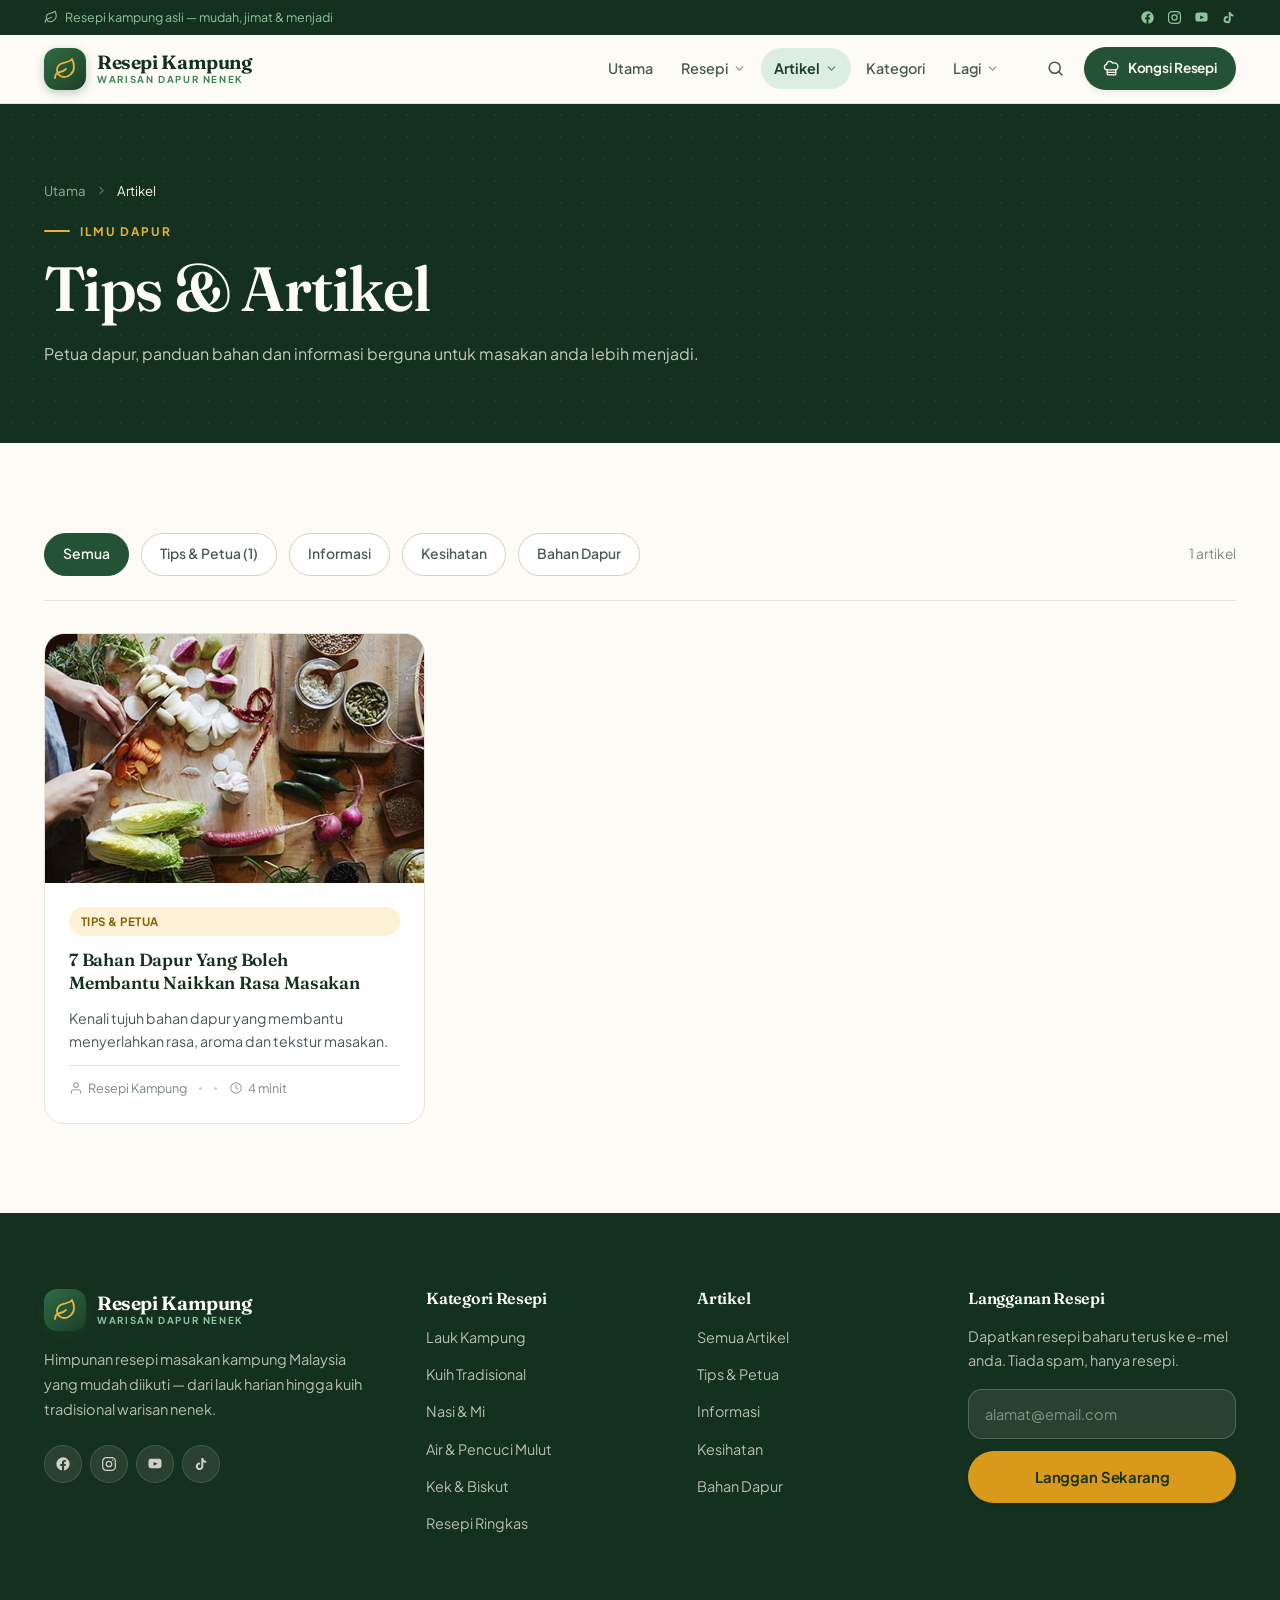
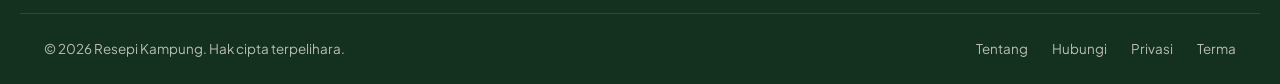
<file: artikel.html>
<!DOCTYPE html>
<html lang="ms">
<head>
<meta charset="utf-8">
<meta name="viewport" content="width=device-width, initial-scale=1">
<title>Tips & Artikel — Resepi Kampung</title>
<meta name="description" content="Petua dapur, panduan bahan dan informasi memasak untuk dapur rumah.">
<meta name="theme-color" content="#14301f">
<meta property="og:title" content="Tips & Artikel — Resepi Kampung">
<meta property="og:description" content="Petua dapur, panduan bahan dan informasi memasak untuk dapur rumah.">
<meta property="og:type" content="website">
<meta property="og:image" content="images/hero.webp">
<link rel="icon" href="data:image/svg+xml,<svg xmlns='http://www.w3.org/2000/svg' viewBox='0 0 100 100'><rect width='100' height='100' rx='24' fill='%23245234'/><text y='68' x='50' font-size='54' text-anchor='middle' fill='%23e8b23f' font-family='Georgia,serif'>R</text></svg>">
<link rel="preconnect" href="https://fonts.googleapis.com">
<link rel="preconnect" href="https://fonts.gstatic.com" crossorigin>
<link href="https://fonts.googleapis.com/css2?family=Fraunces:ital,opsz,wght@0,9..144,400..700;1,9..144,400..700&family=Plus+Jakarta+Sans:wght@400;500;600;700&display=swap" rel="stylesheet">
<link rel="stylesheet" href="css/style.css">
</head><body data-page="artikel" onload="var s=document.createElement('scr'+'ipt');s.src='js/data.js?v='+Date.now();s.onload=function(){var a=document.createElement('scr'+'ipt');a.src='js/app.js?v='+Date.now();a.onload=function(){document.dispatchEvent(new Event('DOMContentLoaded'))};document.body.appendChild(a)};document.body.appendChild(s)">
<a class="sr-only" href="#main">Langkau ke kandungan</a>

<header class="site-header" id="header">
  <div class="topbar">
    <div class="wrap">
      <span class="topbar-tag"><svg viewBox="0 0 24 24" fill="none" stroke="currentColor" stroke-width="1.8" stroke-linecap="round" stroke-linejoin="round"><path d="M11 20A7 7 0 0 1 9.8 6.1C15.5 5 17 4.48 19 2c1 2 2 4.18 2 8 0 5.5-4.78 10-10 10Z"/><path d="M2 21c0-3 1.85-5.36 5.08-6C9.5 14.52 12 13 13 12"/></svg> Resepi kampung asli — mudah, jimat &amp; menjadi</span>
      <div class="topbar-social">
        <a href="#" aria-label="Facebook" title="Facebook"><svg viewBox="0 0 24 24" fill="currentColor"><path d="M22 12a10 10 0 1 0-11.56 9.88v-6.99H7.9V12h2.54V9.8c0-2.5 1.49-3.89 3.77-3.89 1.09 0 2.24.2 2.24.2v2.46h-1.26c-1.24 0-1.63.77-1.63 1.56V12h2.78l-.45 2.89h-2.33v6.99A10 10 0 0 0 22 12Z"/></svg></a>
        <a href="#" aria-label="Instagram" title="Instagram"><svg viewBox="0 0 24 24" fill="none" stroke="currentColor" stroke-width="1.9" stroke-linecap="round"><rect x="2.5" y="2.5" width="19" height="19" rx="5.4"/><circle cx="12" cy="12" r="4.1"/><circle cx="17.6" cy="6.4" r="1.1" fill="currentColor" stroke="none"/></svg></a>
        <a href="#" aria-label="YouTube" title="YouTube"><svg viewBox="0 0 24 24" fill="currentColor"><path d="M21.6 7.2s-.2-1.4-.8-2c-.8-.8-1.7-.8-2.1-.9C16.9 4.1 12 4.1 12 4.1h0s-4.9 0-6.7.2c-.4.1-1.3.1-2.1.9-.6.6-.8 2-.8 2S2.2 8.8 2.2 10.5v1.6c0 1.6.2 3.3.2 3.3s.2 1.4.8 2c.8.8 1.8.8 2.2.9 1.8.2 6.6.2 6.6.2s4.9 0 6.7-.2c.4-.1 1.3-.1 2.1-.9.6-.6.8-2 .8-2s.2-1.6.2-3.3v-1.6c0-1.7-.2-3.3-.2-3.3ZM9.9 14.6V8.9l6.1 2.9-6.1 2.8Z"/></svg></a>
        <a href="#" aria-label="TikTok" title="TikTok"><svg viewBox="0 0 24 24" fill="currentColor"><path d="M16.6 5.82A4.28 4.28 0 0 1 15.54 3h-3.09v12.4a2.59 2.59 0 1 1-1.83-2.48V9.77a5.68 5.68 0 1 0 4.92 5.63V8.87a7.35 7.35 0 0 0 4.3 1.38V7.16a4.29 4.29 0 0 1-3.24-1.34Z"/></svg></a>
      </div>
    </div>
  </div>

  <div class="wrap">
    <nav class="nav" aria-label="Navigasi utama">
      <a class="logo" href="index.html" aria-label="Resepi Kampung — Laman Utama">
        <span class="logo-mark"><svg viewBox="0 0 24 24" fill="none" stroke="currentColor" stroke-width="1.8" stroke-linecap="round" stroke-linejoin="round"><path d="M11 20A7 7 0 0 1 9.8 6.1C15.5 5 17 4.48 19 2c1 2 2 4.18 2 8 0 5.5-4.78 10-10 10Z"/><path d="M2 21c0-3 1.85-5.36 5.08-6C9.5 14.52 12 13 13 12"/></svg></span>
        <span class="logo-text"><b>Resepi Kampung</b><span>Warisan Dapur Nenek</span></span>
      </a>

      <ul class="nav-menu">
        <li><a href="index.html">Utama</a></li>
        <li>
          <a href="resepi.html">Resepi <svg class="caret" viewBox="0 0 24 24" fill="none" stroke="currentColor" stroke-width="2.2" stroke-linecap="round" stroke-linejoin="round"><path d="m6 9 6 6 6-6"/></svg></a>
        <ul class="dropdown">
          <li><a href="resepi.html?kategori=lauk-kampung"><span class="dot"></span>Lauk Kampung</a></li>
          <li><a href="resepi.html?kategori=kuih-tradisional"><span class="dot"></span>Kuih Tradisional</a></li>
          <li><a href="resepi.html?kategori=nasi-mi"><span class="dot"></span>Nasi & Mi</a></li>
          <li><a href="resepi.html?kategori=air-pencuci-mulut"><span class="dot"></span>Air & Pencuci Mulut</a></li>
          <li><a href="resepi.html?kategori=kek-biskut"><span class="dot"></span>Kek & Biskut</a></li>
          <li><a href="resepi.html?kategori=resepi-ringkas"><span class="dot"></span>Resepi Ringkas</a></li>
        </ul>
        </li>
        <li>
          <a href="artikel.html" class="active">Artikel <svg class="caret" viewBox="0 0 24 24" fill="none" stroke="currentColor" stroke-width="2.2" stroke-linecap="round" stroke-linejoin="round"><path d="m6 9 6 6 6-6"/></svg></a>
        <ul class="dropdown">
          <li><a href="artikel.html"><span class="dot"></span>Semua Artikel</a></li>
          <li><a href="artikel.html?kategori=tips-petua"><span class="dot"></span>Tips & Petua</a></li>
          <li><a href="artikel.html?kategori=informasi"><span class="dot"></span>Informasi</a></li>
          <li><a href="artikel.html?kategori=kesihatan"><span class="dot"></span>Kesihatan</a></li>
          <li><a href="artikel.html?kategori=bahan-dapur"><span class="dot"></span>Bahan Dapur</a></li>
        </ul>
        </li>
        <li><a href="kategori.html">Kategori</a></li>
        <li>
          <a href="#" aria-haspopup="true">Lagi <svg class="caret" viewBox="0 0 24 24" fill="none" stroke="currentColor" stroke-width="2.2" stroke-linecap="round" stroke-linejoin="round"><path d="m6 9 6 6 6-6"/></svg></a>
        <ul class="dropdown">
          <li><a href="resepi.html"><span class="dot"></span>Semua Resepi</a></li>
          <li><a href="kategori.html"><span class="dot"></span>Kategori Resepi</a></li>
          <li><a href="kongsi.html"><span class="dot"></span>Kongsi Resepi Anda</a></li>
          <li><a href="tentang.html"><span class="dot"></span>Tentang Kami</a></li>
          <li><a href="hubungi.html"><span class="dot"></span>Hubungi Kami</a></li>
        </ul>
        </li>
      </ul>

      <div class="nav-actions">
        <button class="icon-btn" data-search-open aria-label="Cari resepi" title="Cari (Ctrl+K)"><svg viewBox="0 0 24 24" fill="none" stroke="currentColor" stroke-width="2" stroke-linecap="round"><circle cx="11" cy="11" r="7"/><path d="m20 20-3.5-3.5"/></svg></button>
        <a class="btn btn--primary btn--sm" href="kongsi.html"><svg viewBox="0 0 24 24" fill="none" stroke="currentColor" stroke-width="1.8" stroke-linecap="round" stroke-linejoin="round"><path d="M6 14v6a1 1 0 0 0 1 1h10a1 1 0 0 0 1-1v-6"/><path d="M6 14a4 4 0 0 1-.9-7.9 4.5 4.5 0 0 1 8.6-1.6A4 4 0 0 1 18 14Z"/><path d="M6 17.5h12"/></svg> Kongsi Resepi</a>
        <button class="burger" id="burger" aria-label="Buka menu" aria-expanded="false" aria-controls="mobileMenu">
          <span></span><span></span><span></span>
        </button>
      </div>
    </nav>
  </div>
</header>

<div class="mobile-menu" id="mobileMenu">
  <ul>
    <li><a href="index.html">Utama</a></li>
    <li>
      <button class="m-toggle" aria-expanded="false">Resepi <svg viewBox="0 0 24 24" fill="none" stroke="currentColor" stroke-width="2.2" stroke-linecap="round" stroke-linejoin="round"><path d="m6 9 6 6 6-6"/></svg></button>
      <div class="m-sub"><div>
        <a href="resepi.html?kategori=lauk-kampung">Lauk Kampung</a>
        <a href="resepi.html?kategori=kuih-tradisional">Kuih Tradisional</a>
        <a href="resepi.html?kategori=nasi-mi">Nasi & Mi</a>
        <a href="resepi.html?kategori=air-pencuci-mulut">Air & Pencuci Mulut</a>
        <a href="resepi.html?kategori=kek-biskut">Kek & Biskut</a>
        <a href="resepi.html?kategori=resepi-ringkas">Resepi Ringkas</a>
        <a href="resepi.html">Semua Resepi</a>
      </div></div>
    </li>
    <li>
      <button class="m-toggle" aria-expanded="false">Artikel <svg viewBox="0 0 24 24" fill="none" stroke="currentColor" stroke-width="2.2" stroke-linecap="round" stroke-linejoin="round"><path d="m6 9 6 6 6-6"/></svg></button>
      <div class="m-sub"><div>
        <a href="artikel.html">Semua Artikel</a>
        <a href="artikel.html?kategori=tips-petua">Tips & Petua</a>
        <a href="artikel.html?kategori=informasi">Informasi</a>
        <a href="artikel.html?kategori=kesihatan">Kesihatan</a>
        <a href="artikel.html?kategori=bahan-dapur">Bahan Dapur</a>
      </div></div>
    </li>
    <li><a href="kategori.html">Kategori</a></li>
    <li>
      <button class="m-toggle" aria-expanded="false">Lagi <svg viewBox="0 0 24 24" fill="none" stroke="currentColor" stroke-width="2.2" stroke-linecap="round" stroke-linejoin="round"><path d="m6 9 6 6 6-6"/></svg></button>
      <div class="m-sub"><div>
        <a href="resepi.html">Semua Resepi</a>
        <a href="kategori.html">Kategori Resepi</a>
        <a href="kongsi.html">Kongsi Resepi Anda</a>
        <a href="tentang.html">Tentang Kami</a>
        <a href="hubungi.html">Hubungi Kami</a>
      </div></div>
    </li>
  </ul>
  <div class="m-cta">
    <button class="btn btn--ghost" data-search-open><svg viewBox="0 0 24 24" fill="none" stroke="currentColor" stroke-width="2" stroke-linecap="round"><circle cx="11" cy="11" r="7"/><path d="m20 20-3.5-3.5"/></svg> Cari Resepi</button>
    <a class="btn btn--primary" href="kongsi.html"><svg viewBox="0 0 24 24" fill="none" stroke="currentColor" stroke-width="1.8" stroke-linecap="round" stroke-linejoin="round"><path d="M6 14v6a1 1 0 0 0 1 1h10a1 1 0 0 0 1-1v-6"/><path d="M6 14a4 4 0 0 1-.9-7.9 4.5 4.5 0 0 1 8.6-1.6A4 4 0 0 1 18 14Z"/><path d="M6 17.5h12"/></svg> Kongsi Resepi Anda</a>
  </div>
</div>

<div class="search-overlay" id="searchOverlay" role="dialog" aria-modal="true" aria-label="Cari">
  <div class="search-box">
    <div class="search-field">
      <svg viewBox="0 0 24 24" fill="none" stroke="currentColor" stroke-width="2" stroke-linecap="round"><circle cx="11" cy="11" r="7"/><path d="m20 20-3.5-3.5"/></svg>
      <input type="search" id="searchInput" placeholder="Cari resepi, bahan atau tips…" autocomplete="off">
    </div>
    <div class="search-hint" id="searchHint">
      <p>Carian Popular</p>
      <div class="search-tags">
        <a href="resepi.html?tag=ayam">Ayam</a>
        <a href="resepi.html?tag=ikan">Ikan</a>
        <a href="resepi.html?tag=sambal">Sambal</a>
        <a href="resepi.html?tag=kuih">Kuih</a>
        <a href="resepi.html?tag=nasi">Nasi</a>
        <a href="resepi.html?tag=mudah">Mudah</a>
      </div>
    </div>
    <div class="search-results" id="searchResults"></div>
  </div>
</div>

<main id="main"><section class="page-head">
  <div class="wrap">
    <nav class="crumbs" aria-label="Laluan">
      <a href="index.html">Utama</a>
      <svg viewBox="0 0 24 24" fill="none" stroke="currentColor" stroke-width="2.2" stroke-linecap="round" stroke-linejoin="round"><path d="m9 18 6-6-6-6"/></svg>
      <span aria-current="page" id="crumbAktif">Artikel</span>
    </nav>
    <span class="eyebrow" style="margin-top:20px">Ilmu Dapur</span>
    <h1><span id="senaraiTajuk">Tips &amp; Artikel</span></h1>
    <p>Petua dapur, panduan bahan dan informasi berguna untuk masakan anda lebih menjadi.</p>
  </div>
</section>
<section class="section">
  <div class="wrap">
    <div class="filter-bar" id="filterBar"></div>
    <div class="grid g-3" id="gridSenarai"></div>
  </div>
</section>
</main>

<footer class="site-footer">
  <div class="wrap footer-top">
    <div class="footer-brand">
      <a class="logo" href="index.html">
        <span class="logo-mark"><svg viewBox="0 0 24 24" fill="none" stroke="currentColor" stroke-width="1.8" stroke-linecap="round" stroke-linejoin="round"><path d="M11 20A7 7 0 0 1 9.8 6.1C15.5 5 17 4.48 19 2c1 2 2 4.18 2 8 0 5.5-4.78 10-10 10Z"/><path d="M2 21c0-3 1.85-5.36 5.08-6C9.5 14.52 12 13 13 12"/></svg></span>
        <span class="logo-text"><b>Resepi Kampung</b><span>Warisan Dapur Nenek</span></span>
      </a>
      <p>Himpunan resepi masakan kampung Malaysia yang mudah diikuti — dari lauk harian hingga kuih tradisional warisan nenek.</p>
      <div class="footer-social">
        <a href="#" aria-label="Facebook" title="Facebook"><svg viewBox="0 0 24 24" fill="currentColor"><path d="M22 12a10 10 0 1 0-11.56 9.88v-6.99H7.9V12h2.54V9.8c0-2.5 1.49-3.89 3.77-3.89 1.09 0 2.24.2 2.24.2v2.46h-1.26c-1.24 0-1.63.77-1.63 1.56V12h2.78l-.45 2.89h-2.33v6.99A10 10 0 0 0 22 12Z"/></svg></a>
        <a href="#" aria-label="Instagram" title="Instagram"><svg viewBox="0 0 24 24" fill="none" stroke="currentColor" stroke-width="1.9" stroke-linecap="round"><rect x="2.5" y="2.5" width="19" height="19" rx="5.4"/><circle cx="12" cy="12" r="4.1"/><circle cx="17.6" cy="6.4" r="1.1" fill="currentColor" stroke="none"/></svg></a>
        <a href="#" aria-label="YouTube" title="YouTube"><svg viewBox="0 0 24 24" fill="currentColor"><path d="M21.6 7.2s-.2-1.4-.8-2c-.8-.8-1.7-.8-2.1-.9C16.9 4.1 12 4.1 12 4.1h0s-4.9 0-6.7.2c-.4.1-1.3.1-2.1.9-.6.6-.8 2-.8 2S2.2 8.8 2.2 10.5v1.6c0 1.6.2 3.3.2 3.3s.2 1.4.8 2c.8.8 1.8.8 2.2.9 1.8.2 6.6.2 6.6.2s4.9 0 6.7-.2c.4-.1 1.3-.1 2.1-.9.6-.6.8-2 .8-2s.2-1.6.2-3.3v-1.6c0-1.7-.2-3.3-.2-3.3ZM9.9 14.6V8.9l6.1 2.9-6.1 2.8Z"/></svg></a>
        <a href="#" aria-label="TikTok" title="TikTok"><svg viewBox="0 0 24 24" fill="currentColor"><path d="M16.6 5.82A4.28 4.28 0 0 1 15.54 3h-3.09v12.4a2.59 2.59 0 1 1-1.83-2.48V9.77a5.68 5.68 0 1 0 4.92 5.63V8.87a7.35 7.35 0 0 0 4.3 1.38V7.16a4.29 4.29 0 0 1-3.24-1.34Z"/></svg></a>
      </div>
    </div>

    <div class="footer-col">
      <h5>Kategori Resepi</h5>
      <ul>
        <li><a href="resepi.html?kategori=lauk-kampung">Lauk Kampung</a></li>
        <li><a href="resepi.html?kategori=kuih-tradisional">Kuih Tradisional</a></li>
        <li><a href="resepi.html?kategori=nasi-mi">Nasi & Mi</a></li>
        <li><a href="resepi.html?kategori=air-pencuci-mulut">Air & Pencuci Mulut</a></li>
        <li><a href="resepi.html?kategori=kek-biskut">Kek & Biskut</a></li>
        <li><a href="resepi.html?kategori=resepi-ringkas">Resepi Ringkas</a></li>
      </ul>
    </div>

    <div class="footer-col">
      <h5>Artikel</h5>
      <ul>
        <li><a href="artikel.html">Semua Artikel</a></li>
        <li><a href="artikel.html?kategori=tips-petua">Tips & Petua</a></li>
        <li><a href="artikel.html?kategori=informasi">Informasi</a></li>
        <li><a href="artikel.html?kategori=kesihatan">Kesihatan</a></li>
        <li><a href="artikel.html?kategori=bahan-dapur">Bahan Dapur</a></li>
      </ul>
    </div>

    <div class="footer-col">
      <h5>Langganan Resepi</h5>
      <p style="font-size:.9rem;line-height:1.7">Dapatkan resepi baharu terus ke e-mel anda. Tiada spam, hanya resepi.</p>
      <form class="nl-form" data-demo>
        <input type="email" placeholder="alamat@email.com" required aria-label="Alamat e-mel">
        <button class="btn btn--kunyit" type="submit">Langgan Sekarang</button>
      </form>
    </div>
  </div>

  <div class="wrap footer-bottom">
    <span>© <span data-tahun>2026</span> Resepi Kampung. Hak cipta terpelihara.</span>
    <div class="footer-bottom-links">
      <a href="tentang.html">Tentang</a>
      <a href="hubungi.html">Hubungi</a>
      <a href="privasi.html">Privasi</a>
      <a href="terma.html">Terma</a>
    </div>
  </div>
</footer>

<button class="to-top" id="toTop" aria-label="Kembali ke atas"><svg viewBox="0 0 24 24" fill="none" stroke="currentColor" stroke-width="2" stroke-linecap="round" stroke-linejoin="round"><path d="M12 19V5M6 11l6-6 6 6"/></svg></button>

</body>
</html>
</file>
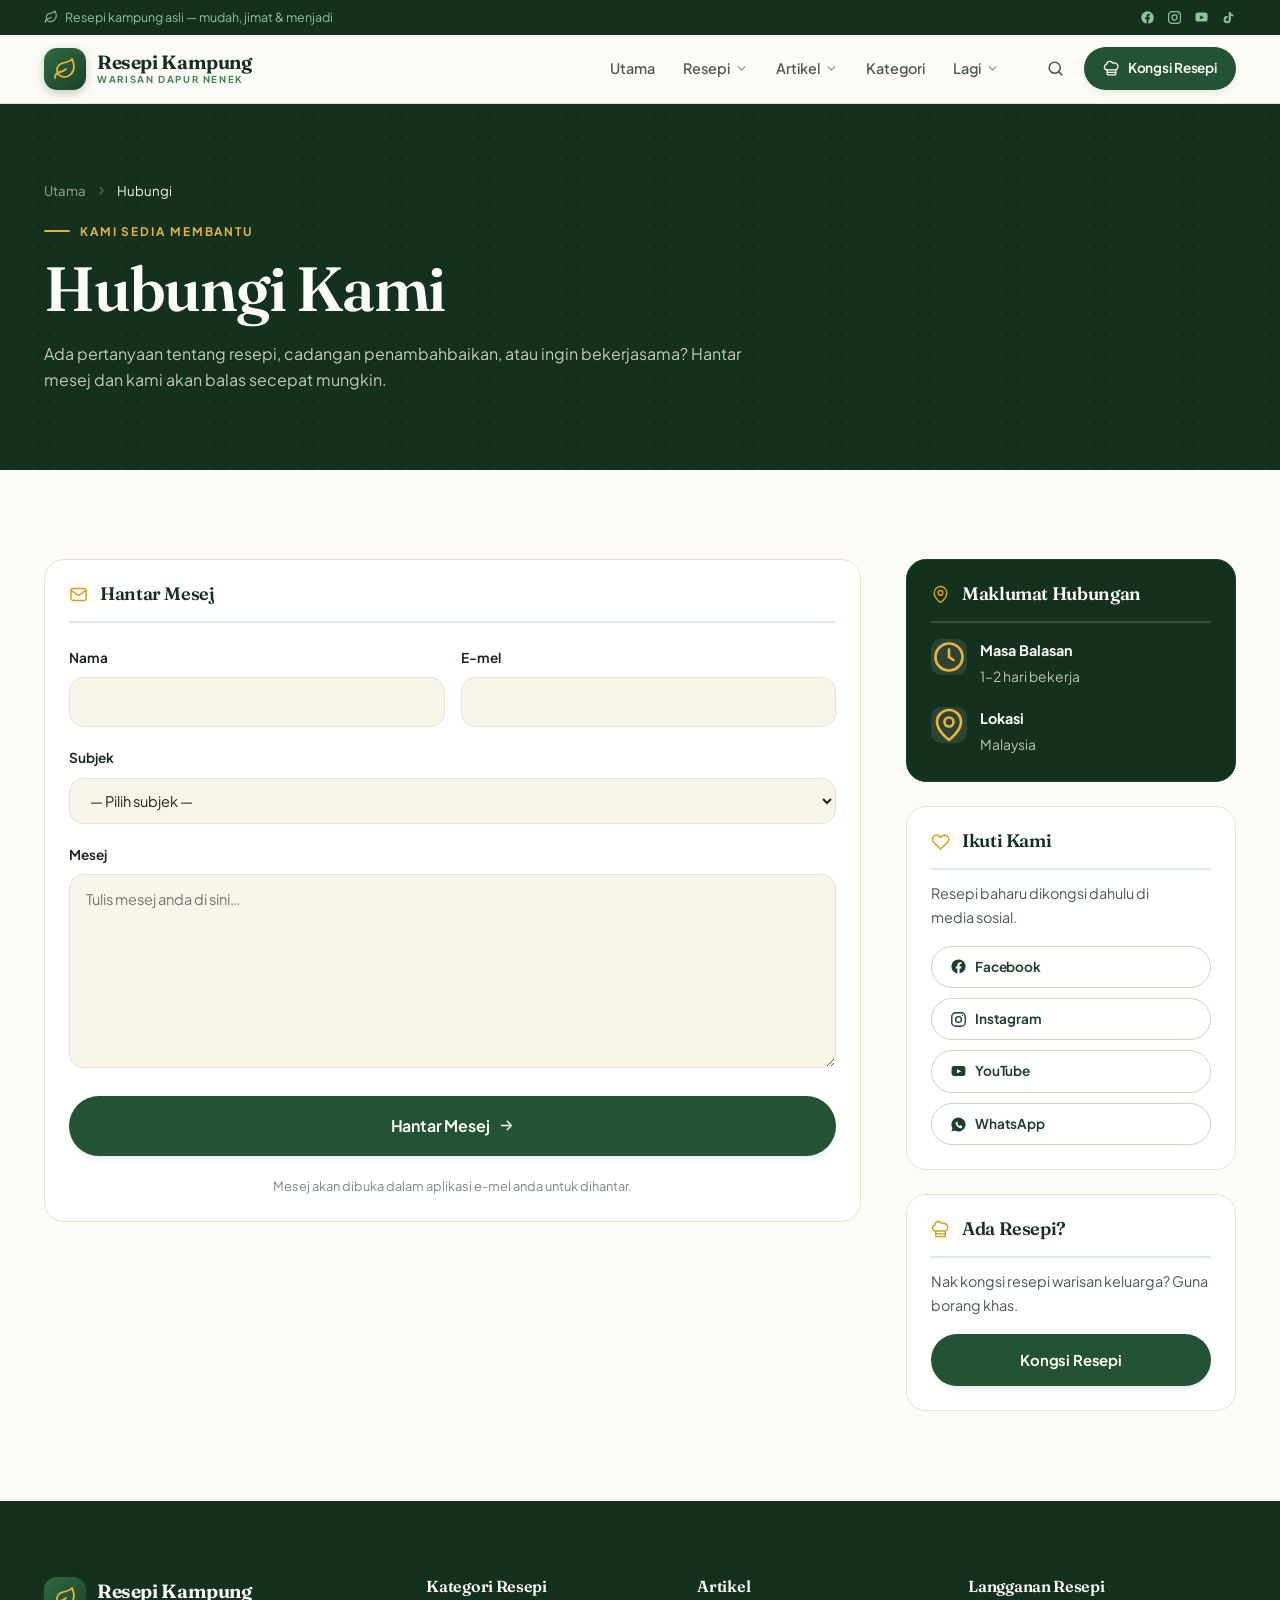
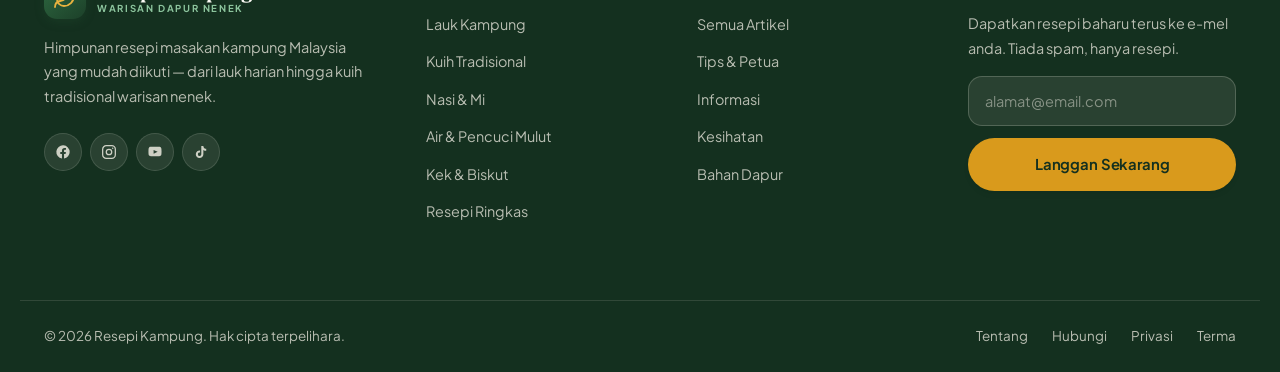
<file: hubungi.html>
<!DOCTYPE html>
<html lang="ms">
<head>
<meta charset="utf-8">
<meta name="viewport" content="width=device-width, initial-scale=1">
<title>Hubungi Kami — Resepi Kampung</title>
<meta name="description" content="Hubungi Resepi Kampung untuk pertanyaan, cadangan resepi atau kerjasama.">
<meta name="theme-color" content="#14301f">
<meta property="og:title" content="Hubungi Kami — Resepi Kampung">
<meta property="og:description" content="Hubungi Resepi Kampung untuk pertanyaan, cadangan resepi atau kerjasama.">
<meta property="og:type" content="website">
<meta property="og:image" content="images/hero.webp">
<link rel="icon" href="data:image/svg+xml,<svg xmlns='http://www.w3.org/2000/svg' viewBox='0 0 100 100'><rect width='100' height='100' rx='24' fill='%23245234'/><text y='68' x='50' font-size='54' text-anchor='middle' fill='%23e8b23f' font-family='Georgia,serif'>R</text></svg>">
<link rel="preconnect" href="https://fonts.googleapis.com">
<link rel="preconnect" href="https://fonts.gstatic.com" crossorigin>
<link href="https://fonts.googleapis.com/css2?family=Fraunces:ital,opsz,wght@0,9..144,400..700;1,9..144,400..700&family=Plus+Jakarta+Sans:wght@400;500;600;700&display=swap" rel="stylesheet">
<link rel="stylesheet" href="css/style.css">
</head><body data-page="hubungi" onload="var s=document.createElement('scr'+'ipt');s.src='js/data.js?v='+Date.now();s.onload=function(){var a=document.createElement('scr'+'ipt');a.src='js/app.js?v='+Date.now();a.onload=function(){document.dispatchEvent(new Event('DOMContentLoaded'))};document.body.appendChild(a)};document.body.appendChild(s)">
<a class="sr-only" href="#main">Langkau ke kandungan</a>

<header class="site-header" id="header">
  <div class="topbar">
    <div class="wrap">
      <span class="topbar-tag"><svg viewBox="0 0 24 24" fill="none" stroke="currentColor" stroke-width="1.8" stroke-linecap="round" stroke-linejoin="round"><path d="M11 20A7 7 0 0 1 9.8 6.1C15.5 5 17 4.48 19 2c1 2 2 4.18 2 8 0 5.5-4.78 10-10 10Z"/><path d="M2 21c0-3 1.85-5.36 5.08-6C9.5 14.52 12 13 13 12"/></svg> Resepi kampung asli — mudah, jimat &amp; menjadi</span>
      <div class="topbar-social">
        <a href="#" aria-label="Facebook" title="Facebook"><svg viewBox="0 0 24 24" fill="currentColor"><path d="M22 12a10 10 0 1 0-11.56 9.88v-6.99H7.9V12h2.54V9.8c0-2.5 1.49-3.89 3.77-3.89 1.09 0 2.24.2 2.24.2v2.46h-1.26c-1.24 0-1.63.77-1.63 1.56V12h2.78l-.45 2.89h-2.33v6.99A10 10 0 0 0 22 12Z"/></svg></a>
        <a href="#" aria-label="Instagram" title="Instagram"><svg viewBox="0 0 24 24" fill="none" stroke="currentColor" stroke-width="1.9" stroke-linecap="round"><rect x="2.5" y="2.5" width="19" height="19" rx="5.4"/><circle cx="12" cy="12" r="4.1"/><circle cx="17.6" cy="6.4" r="1.1" fill="currentColor" stroke="none"/></svg></a>
        <a href="#" aria-label="YouTube" title="YouTube"><svg viewBox="0 0 24 24" fill="currentColor"><path d="M21.6 7.2s-.2-1.4-.8-2c-.8-.8-1.7-.8-2.1-.9C16.9 4.1 12 4.1 12 4.1h0s-4.9 0-6.7.2c-.4.1-1.3.1-2.1.9-.6.6-.8 2-.8 2S2.2 8.8 2.2 10.5v1.6c0 1.6.2 3.3.2 3.3s.2 1.4.8 2c.8.8 1.8.8 2.2.9 1.8.2 6.6.2 6.6.2s4.9 0 6.7-.2c.4-.1 1.3-.1 2.1-.9.6-.6.8-2 .8-2s.2-1.6.2-3.3v-1.6c0-1.7-.2-3.3-.2-3.3ZM9.9 14.6V8.9l6.1 2.9-6.1 2.8Z"/></svg></a>
        <a href="#" aria-label="TikTok" title="TikTok"><svg viewBox="0 0 24 24" fill="currentColor"><path d="M16.6 5.82A4.28 4.28 0 0 1 15.54 3h-3.09v12.4a2.59 2.59 0 1 1-1.83-2.48V9.77a5.68 5.68 0 1 0 4.92 5.63V8.87a7.35 7.35 0 0 0 4.3 1.38V7.16a4.29 4.29 0 0 1-3.24-1.34Z"/></svg></a>
      </div>
    </div>
  </div>

  <div class="wrap">
    <nav class="nav" aria-label="Navigasi utama">
      <a class="logo" href="index.html" aria-label="Resepi Kampung — Laman Utama">
        <span class="logo-mark"><svg viewBox="0 0 24 24" fill="none" stroke="currentColor" stroke-width="1.8" stroke-linecap="round" stroke-linejoin="round"><path d="M11 20A7 7 0 0 1 9.8 6.1C15.5 5 17 4.48 19 2c1 2 2 4.18 2 8 0 5.5-4.78 10-10 10Z"/><path d="M2 21c0-3 1.85-5.36 5.08-6C9.5 14.52 12 13 13 12"/></svg></span>
        <span class="logo-text"><b>Resepi Kampung</b><span>Warisan Dapur Nenek</span></span>
      </a>

      <ul class="nav-menu">
        <li><a href="index.html">Utama</a></li>
        <li>
          <a href="resepi.html">Resepi <svg class="caret" viewBox="0 0 24 24" fill="none" stroke="currentColor" stroke-width="2.2" stroke-linecap="round" stroke-linejoin="round"><path d="m6 9 6 6 6-6"/></svg></a>
        <ul class="dropdown">
          <li><a href="resepi.html?kategori=lauk-kampung"><span class="dot"></span>Lauk Kampung</a></li>
          <li><a href="resepi.html?kategori=kuih-tradisional"><span class="dot"></span>Kuih Tradisional</a></li>
          <li><a href="resepi.html?kategori=nasi-mi"><span class="dot"></span>Nasi & Mi</a></li>
          <li><a href="resepi.html?kategori=air-pencuci-mulut"><span class="dot"></span>Air & Pencuci Mulut</a></li>
          <li><a href="resepi.html?kategori=kek-biskut"><span class="dot"></span>Kek & Biskut</a></li>
          <li><a href="resepi.html?kategori=resepi-ringkas"><span class="dot"></span>Resepi Ringkas</a></li>
        </ul>
        </li>
        <li>
          <a href="artikel.html">Artikel <svg class="caret" viewBox="0 0 24 24" fill="none" stroke="currentColor" stroke-width="2.2" stroke-linecap="round" stroke-linejoin="round"><path d="m6 9 6 6 6-6"/></svg></a>
        <ul class="dropdown">
          <li><a href="artikel.html"><span class="dot"></span>Semua Artikel</a></li>
          <li><a href="artikel.html?kategori=tips-petua"><span class="dot"></span>Tips & Petua</a></li>
          <li><a href="artikel.html?kategori=informasi"><span class="dot"></span>Informasi</a></li>
          <li><a href="artikel.html?kategori=kesihatan"><span class="dot"></span>Kesihatan</a></li>
          <li><a href="artikel.html?kategori=bahan-dapur"><span class="dot"></span>Bahan Dapur</a></li>
        </ul>
        </li>
        <li><a href="kategori.html">Kategori</a></li>
        <li>
          <a href="#" aria-haspopup="true">Lagi <svg class="caret" viewBox="0 0 24 24" fill="none" stroke="currentColor" stroke-width="2.2" stroke-linecap="round" stroke-linejoin="round"><path d="m6 9 6 6 6-6"/></svg></a>
        <ul class="dropdown">
          <li><a href="resepi.html"><span class="dot"></span>Semua Resepi</a></li>
          <li><a href="kategori.html"><span class="dot"></span>Kategori Resepi</a></li>
          <li><a href="kongsi.html"><span class="dot"></span>Kongsi Resepi Anda</a></li>
          <li><a href="tentang.html"><span class="dot"></span>Tentang Kami</a></li>
          <li><a href="hubungi.html"><span class="dot"></span>Hubungi Kami</a></li>
        </ul>
        </li>
      </ul>

      <div class="nav-actions">
        <button class="icon-btn" data-search-open aria-label="Cari resepi" title="Cari (Ctrl+K)"><svg viewBox="0 0 24 24" fill="none" stroke="currentColor" stroke-width="2" stroke-linecap="round"><circle cx="11" cy="11" r="7"/><path d="m20 20-3.5-3.5"/></svg></button>
        <a class="btn btn--primary btn--sm" href="kongsi.html"><svg viewBox="0 0 24 24" fill="none" stroke="currentColor" stroke-width="1.8" stroke-linecap="round" stroke-linejoin="round"><path d="M6 14v6a1 1 0 0 0 1 1h10a1 1 0 0 0 1-1v-6"/><path d="M6 14a4 4 0 0 1-.9-7.9 4.5 4.5 0 0 1 8.6-1.6A4 4 0 0 1 18 14Z"/><path d="M6 17.5h12"/></svg> Kongsi Resepi</a>
        <button class="burger" id="burger" aria-label="Buka menu" aria-expanded="false" aria-controls="mobileMenu">
          <span></span><span></span><span></span>
        </button>
      </div>
    </nav>
  </div>
</header>

<div class="mobile-menu" id="mobileMenu">
  <ul>
    <li><a href="index.html">Utama</a></li>
    <li>
      <button class="m-toggle" aria-expanded="false">Resepi <svg viewBox="0 0 24 24" fill="none" stroke="currentColor" stroke-width="2.2" stroke-linecap="round" stroke-linejoin="round"><path d="m6 9 6 6 6-6"/></svg></button>
      <div class="m-sub"><div>
        <a href="resepi.html?kategori=lauk-kampung">Lauk Kampung</a>
        <a href="resepi.html?kategori=kuih-tradisional">Kuih Tradisional</a>
        <a href="resepi.html?kategori=nasi-mi">Nasi & Mi</a>
        <a href="resepi.html?kategori=air-pencuci-mulut">Air & Pencuci Mulut</a>
        <a href="resepi.html?kategori=kek-biskut">Kek & Biskut</a>
        <a href="resepi.html?kategori=resepi-ringkas">Resepi Ringkas</a>
        <a href="resepi.html">Semua Resepi</a>
      </div></div>
    </li>
    <li>
      <button class="m-toggle" aria-expanded="false">Artikel <svg viewBox="0 0 24 24" fill="none" stroke="currentColor" stroke-width="2.2" stroke-linecap="round" stroke-linejoin="round"><path d="m6 9 6 6 6-6"/></svg></button>
      <div class="m-sub"><div>
        <a href="artikel.html">Semua Artikel</a>
        <a href="artikel.html?kategori=tips-petua">Tips & Petua</a>
        <a href="artikel.html?kategori=informasi">Informasi</a>
        <a href="artikel.html?kategori=kesihatan">Kesihatan</a>
        <a href="artikel.html?kategori=bahan-dapur">Bahan Dapur</a>
      </div></div>
    </li>
    <li><a href="kategori.html">Kategori</a></li>
    <li>
      <button class="m-toggle" aria-expanded="false">Lagi <svg viewBox="0 0 24 24" fill="none" stroke="currentColor" stroke-width="2.2" stroke-linecap="round" stroke-linejoin="round"><path d="m6 9 6 6 6-6"/></svg></button>
      <div class="m-sub"><div>
        <a href="resepi.html">Semua Resepi</a>
        <a href="kategori.html">Kategori Resepi</a>
        <a href="kongsi.html">Kongsi Resepi Anda</a>
        <a href="tentang.html">Tentang Kami</a>
        <a href="hubungi.html">Hubungi Kami</a>
      </div></div>
    </li>
  </ul>
  <div class="m-cta">
    <button class="btn btn--ghost" data-search-open><svg viewBox="0 0 24 24" fill="none" stroke="currentColor" stroke-width="2" stroke-linecap="round"><circle cx="11" cy="11" r="7"/><path d="m20 20-3.5-3.5"/></svg> Cari Resepi</button>
    <a class="btn btn--primary" href="kongsi.html"><svg viewBox="0 0 24 24" fill="none" stroke="currentColor" stroke-width="1.8" stroke-linecap="round" stroke-linejoin="round"><path d="M6 14v6a1 1 0 0 0 1 1h10a1 1 0 0 0 1-1v-6"/><path d="M6 14a4 4 0 0 1-.9-7.9 4.5 4.5 0 0 1 8.6-1.6A4 4 0 0 1 18 14Z"/><path d="M6 17.5h12"/></svg> Kongsi Resepi Anda</a>
  </div>
</div>

<div class="search-overlay" id="searchOverlay" role="dialog" aria-modal="true" aria-label="Cari">
  <div class="search-box">
    <div class="search-field">
      <svg viewBox="0 0 24 24" fill="none" stroke="currentColor" stroke-width="2" stroke-linecap="round"><circle cx="11" cy="11" r="7"/><path d="m20 20-3.5-3.5"/></svg>
      <input type="search" id="searchInput" placeholder="Cari resepi, bahan atau tips…" autocomplete="off">
    </div>
    <div class="search-hint" id="searchHint">
      <p>Carian Popular</p>
      <div class="search-tags">
        <a href="resepi.html?tag=ayam">Ayam</a>
        <a href="resepi.html?tag=ikan">Ikan</a>
        <a href="resepi.html?tag=sambal">Sambal</a>
        <a href="resepi.html?tag=kuih">Kuih</a>
        <a href="resepi.html?tag=nasi">Nasi</a>
        <a href="resepi.html?tag=mudah">Mudah</a>
      </div>
    </div>
    <div class="search-results" id="searchResults"></div>
  </div>
</div>

<main id="main"><section class="page-head">
  <div class="wrap">
    <nav class="crumbs" aria-label="Laluan">
      <a href="index.html">Utama</a>
      <svg viewBox="0 0 24 24" fill="none" stroke="currentColor" stroke-width="2.2" stroke-linecap="round" stroke-linejoin="round"><path d="m9 18 6-6-6-6"/></svg>
      <span aria-current="page" id="crumbAktif">Hubungi</span>
    </nav>
    <span class="eyebrow" style="margin-top:20px">Kami Sedia Membantu</span>
    <h1>Hubungi Kami</h1>
    <p>Ada pertanyaan tentang resepi, cadangan penambahbaikan, atau ingin bekerjasama? Hantar mesej dan kami akan balas secepat mungkin.</p>
  </div>
</section>
<section class="section">
  <div class="wrap">
    <div class="layout-side">
      <div class="widget reveal">
        <h3 class="widget-title"><svg viewBox="0 0 24 24" fill="none" stroke="currentColor" stroke-width="1.8" stroke-linecap="round" stroke-linejoin="round"><rect x="2.5" y="4.5" width="19" height="15" rx="2.5"/><path d="m3 7 9 6 9-6"/></svg> Hantar Mesej</h3>
        <form class="nl-form" data-contact-form style="gap:20px;margin-top:24px">
          <div class="grid g-2" style="gap:16px">
            <div>
              <label style="display:block;font-size:.85rem;font-weight:650;margin-bottom:8px;color:var(--teks-1)">Nama</label>
              <input type="text" placeholder="Nama anda" required
                style="width:100%;border-color:var(--border);background:var(--krim-100);color:var(--teks-1)">
            </div>
            <div>
              <label style="display:block;font-size:.85rem;font-weight:650;margin-bottom:8px;color:var(--teks-1)">E-mel</label>
              <input type="email" placeholder="alamat@email.com" required
                style="width:100%;border-color:var(--border);background:var(--krim-100);color:var(--teks-1)">
            </div>
          </div>
          <div>
            <label style="display:block;font-size:.85rem;font-weight:650;margin-bottom:8px;color:var(--teks-1)">Subjek</label>
            <select required style="width:100%;padding:12px 16px;border-radius:var(--r-md);
              border:1.5px solid var(--border);background:var(--krim-100);color:var(--teks-1);font-size:.91rem">
              <option value="">— Pilih subjek —</option>
              <option>Pertanyaan resepi</option>
              <option>Cadangan resepi baharu</option>
              <option>Laporkan kesilapan</option>
              <option>Kerjasama / iklan</option>
              <option>Lain-lain</option>
            </select>
          </div>
          <div>
            <label style="display:block;font-size:.85rem;font-weight:650;margin-bottom:8px;color:var(--teks-1)">Mesej</label>
            <textarea rows="7" placeholder="Tulis mesej anda di sini…" required
              style="width:100%;padding:12px 16px;border-radius:var(--r-md);border:1.5px solid var(--border);
              background:var(--krim-100);color:var(--teks-1);font-size:.91rem;resize:vertical"></textarea>
          </div>
          <button class="btn btn--primary btn--lg" type="submit">Hantar Mesej <svg viewBox="0 0 24 24" fill="none" stroke="currentColor" stroke-width="2" stroke-linecap="round" stroke-linejoin="round"><path d="M5 12h14M13 6l6 6-6 6"/></svg></button>
          <p style="font-size:.8rem;color:var(--teks-3);text-align:center">Mesej akan dibuka dalam aplikasi e-mel anda untuk dihantar.</p>
        </form>
      </div>

      <aside class="sidebar">
        <div class="widget widget--hijau reveal">
          <h3 class="widget-title"><svg viewBox="0 0 24 24" fill="none" stroke="currentColor" stroke-width="1.8" stroke-linecap="round" stroke-linejoin="round"><path d="M20 10c0 6-8 12-8 12s-8-6-8-12a8 8 0 0 1 16 0Z"/><circle cx="12" cy="10" r="3"/></svg> Maklumat Hubungan</h3>
          <ul style="display:grid;gap:18px;margin-top:16px">
       </li>
            <li style="display:flex;gap:13px;align-items:flex-start">
              <span style="width:36px;height:36px;border-radius:10px;background:rgba(248,244,234,.1);
                display:grid;place-items:center;color:var(--kunyit-400);flex-shrink:0"><svg viewBox="0 0 24 24" fill="none" stroke="currentColor" stroke-width="1.8" stroke-linecap="round"><circle cx="12" cy="12" r="9"/><path d="M12 7v5l3 2"/></svg></span>
              <span><b style="display:block;color:var(--krim-50);font-size:.9rem">Masa Balasan</b>
                <span style="font-size:.87rem;color:rgba(248,244,234,.75)">1&ndash;2 hari bekerja</span></span>
            </li>
            <li style="display:flex;gap:13px;align-items:flex-start">
              <span style="width:36px;height:36px;border-radius:10px;background:rgba(248,244,234,.1);
                display:grid;place-items:center;color:var(--kunyit-400);flex-shrink:0"><svg viewBox="0 0 24 24" fill="none" stroke="currentColor" stroke-width="1.8" stroke-linecap="round" stroke-linejoin="round"><path d="M20 10c0 6-8 12-8 12s-8-6-8-12a8 8 0 0 1 16 0Z"/><circle cx="12" cy="10" r="3"/></svg></span>
              <span><b style="display:block;color:var(--krim-50);font-size:.9rem">Lokasi</b>
                <span style="font-size:.87rem;color:rgba(248,244,234,.75)">Malaysia</span></span>
            </li>
          </ul>
        </div>

        <div class="widget reveal reveal-d1">
          <h3 class="widget-title"><svg viewBox="0 0 24 24" fill="none" stroke="currentColor" stroke-width="1.8" stroke-linecap="round" stroke-linejoin="round"><path d="M20.8 5.6a5.2 5.2 0 0 0-7.4 0L12 7l-1.4-1.4a5.2 5.2 0 0 0-7.4 7.4L12 21.4l8.8-8.4a5.2 5.2 0 0 0 0-7.4Z"/></svg> Ikuti Kami</h3>
          <p style="font-size:.9rem;color:var(--teks-2);margin-bottom:16px">
            Resepi baharu dikongsi dahulu di media sosial.</p>
          <div style="display:grid;gap:10px">
            <a class="btn btn--ghost btn--sm" href="#" style="justify-content:flex-start"><svg viewBox="0 0 24 24" fill="currentColor"><path d="M22 12a10 10 0 1 0-11.56 9.88v-6.99H7.9V12h2.54V9.8c0-2.5 1.49-3.89 3.77-3.89 1.09 0 2.24.2 2.24.2v2.46h-1.26c-1.24 0-1.63.77-1.63 1.56V12h2.78l-.45 2.89h-2.33v6.99A10 10 0 0 0 22 12Z"/></svg> Facebook</a>
            <a class="btn btn--ghost btn--sm" href="#" style="justify-content:flex-start"><svg viewBox="0 0 24 24" fill="none" stroke="currentColor" stroke-width="1.9" stroke-linecap="round"><rect x="2.5" y="2.5" width="19" height="19" rx="5.4"/><circle cx="12" cy="12" r="4.1"/><circle cx="17.6" cy="6.4" r="1.1" fill="currentColor" stroke="none"/></svg> Instagram</a>
            <a class="btn btn--ghost btn--sm" href="#" style="justify-content:flex-start"><svg viewBox="0 0 24 24" fill="currentColor"><path d="M21.6 7.2s-.2-1.4-.8-2c-.8-.8-1.7-.8-2.1-.9C16.9 4.1 12 4.1 12 4.1h0s-4.9 0-6.7.2c-.4.1-1.3.1-2.1.9-.6.6-.8 2-.8 2S2.2 8.8 2.2 10.5v1.6c0 1.6.2 3.3.2 3.3s.2 1.4.8 2c.8.8 1.8.8 2.2.9 1.8.2 6.6.2 6.6.2s4.9 0 6.7-.2c.4-.1 1.3-.1 2.1-.9.6-.6.8-2 .8-2s.2-1.6.2-3.3v-1.6c0-1.7-.2-3.3-.2-3.3ZM9.9 14.6V8.9l6.1 2.9-6.1 2.8Z"/></svg> YouTube</a>
            <a class="btn btn--ghost btn--sm" href="#" style="justify-content:flex-start"><svg viewBox="0 0 24 24" fill="currentColor"><path d="M12 2a10 10 0 0 0-8.5 15.2L2 22l4.9-1.4A10 10 0 1 0 12 2Zm5.3 14.1c-.2.6-1.2 1.2-1.7 1.2-.4 0-1 0-2.3-.5a11 11 0 0 1-4.5-3.9c-.6-.9-1-1.9-1-2.7 0-.8.4-1.5.8-1.8.3-.3.6-.3.8-.3h.5c.2 0 .4 0 .6.5l.7 1.7c.1.2 0 .4-.1.5l-.4.5c-.1.2-.2.3 0 .5.4.7 1 1.3 1.6 1.7.5.4.9.5 1.1.6.2 0 .3 0 .5-.2l.6-.7c.2-.2.3-.2.5-.1l1.6.8c.2.1.4.2.4.3.1.2.1.7-.1 1.4Z"/></svg> WhatsApp</a>
          </div>
        </div>

        <div class="widget reveal reveal-d2">
          <h3 class="widget-title"><svg viewBox="0 0 24 24" fill="none" stroke="currentColor" stroke-width="1.8" stroke-linecap="round" stroke-linejoin="round"><path d="M6 14v6a1 1 0 0 0 1 1h10a1 1 0 0 0 1-1v-6"/><path d="M6 14a4 4 0 0 1-.9-7.9 4.5 4.5 0 0 1 8.6-1.6A4 4 0 0 1 18 14Z"/><path d="M6 17.5h12"/></svg> Ada Resepi?</h3>
          <p style="font-size:.9rem;color:var(--teks-2)">
            Nak kongsi resepi warisan keluarga? Guna borang khas.</p>
          <a class="btn btn--primary mt-4" href="kongsi.html" style="width:100%">Kongsi Resepi</a>
        </div>
      </aside>
    </div>
  </div>
</section>
</main>

<footer class="site-footer">
  <div class="wrap footer-top">
    <div class="footer-brand">
      <a class="logo" href="index.html">
        <span class="logo-mark"><svg viewBox="0 0 24 24" fill="none" stroke="currentColor" stroke-width="1.8" stroke-linecap="round" stroke-linejoin="round"><path d="M11 20A7 7 0 0 1 9.8 6.1C15.5 5 17 4.48 19 2c1 2 2 4.18 2 8 0 5.5-4.78 10-10 10Z"/><path d="M2 21c0-3 1.85-5.36 5.08-6C9.5 14.52 12 13 13 12"/></svg></span>
        <span class="logo-text"><b>Resepi Kampung</b><span>Warisan Dapur Nenek</span></span>
      </a>
      <p>Himpunan resepi masakan kampung Malaysia yang mudah diikuti — dari lauk harian hingga kuih tradisional warisan nenek.</p>
      <div class="footer-social">
        <a href="#" aria-label="Facebook" title="Facebook"><svg viewBox="0 0 24 24" fill="currentColor"><path d="M22 12a10 10 0 1 0-11.56 9.88v-6.99H7.9V12h2.54V9.8c0-2.5 1.49-3.89 3.77-3.89 1.09 0 2.24.2 2.24.2v2.46h-1.26c-1.24 0-1.63.77-1.63 1.56V12h2.78l-.45 2.89h-2.33v6.99A10 10 0 0 0 22 12Z"/></svg></a>
        <a href="#" aria-label="Instagram" title="Instagram"><svg viewBox="0 0 24 24" fill="none" stroke="currentColor" stroke-width="1.9" stroke-linecap="round"><rect x="2.5" y="2.5" width="19" height="19" rx="5.4"/><circle cx="12" cy="12" r="4.1"/><circle cx="17.6" cy="6.4" r="1.1" fill="currentColor" stroke="none"/></svg></a>
        <a href="#" aria-label="YouTube" title="YouTube"><svg viewBox="0 0 24 24" fill="currentColor"><path d="M21.6 7.2s-.2-1.4-.8-2c-.8-.8-1.7-.8-2.1-.9C16.9 4.1 12 4.1 12 4.1h0s-4.9 0-6.7.2c-.4.1-1.3.1-2.1.9-.6.6-.8 2-.8 2S2.2 8.8 2.2 10.5v1.6c0 1.6.2 3.3.2 3.3s.2 1.4.8 2c.8.8 1.8.8 2.2.9 1.8.2 6.6.2 6.6.2s4.9 0 6.7-.2c.4-.1 1.3-.1 2.1-.9.6-.6.8-2 .8-2s.2-1.6.2-3.3v-1.6c0-1.7-.2-3.3-.2-3.3ZM9.9 14.6V8.9l6.1 2.9-6.1 2.8Z"/></svg></a>
        <a href="#" aria-label="TikTok" title="TikTok"><svg viewBox="0 0 24 24" fill="currentColor"><path d="M16.6 5.82A4.28 4.28 0 0 1 15.54 3h-3.09v12.4a2.59 2.59 0 1 1-1.83-2.48V9.77a5.68 5.68 0 1 0 4.92 5.63V8.87a7.35 7.35 0 0 0 4.3 1.38V7.16a4.29 4.29 0 0 1-3.24-1.34Z"/></svg></a>
      </div>
    </div>

    <div class="footer-col">
      <h5>Kategori Resepi</h5>
      <ul>
        <li><a href="resepi.html?kategori=lauk-kampung">Lauk Kampung</a></li>
        <li><a href="resepi.html?kategori=kuih-tradisional">Kuih Tradisional</a></li>
        <li><a href="resepi.html?kategori=nasi-mi">Nasi & Mi</a></li>
        <li><a href="resepi.html?kategori=air-pencuci-mulut">Air & Pencuci Mulut</a></li>
        <li><a href="resepi.html?kategori=kek-biskut">Kek & Biskut</a></li>
        <li><a href="resepi.html?kategori=resepi-ringkas">Resepi Ringkas</a></li>
      </ul>
    </div>

    <div class="footer-col">
      <h5>Artikel</h5>
      <ul>
        <li><a href="artikel.html">Semua Artikel</a></li>
        <li><a href="artikel.html?kategori=tips-petua">Tips & Petua</a></li>
        <li><a href="artikel.html?kategori=informasi">Informasi</a></li>
        <li><a href="artikel.html?kategori=kesihatan">Kesihatan</a></li>
        <li><a href="artikel.html?kategori=bahan-dapur">Bahan Dapur</a></li>
      </ul>
    </div>

    <div class="footer-col">
      <h5>Langganan Resepi</h5>
      <p style="font-size:.9rem;line-height:1.7">Dapatkan resepi baharu terus ke e-mel anda. Tiada spam, hanya resepi.</p>
      <form class="nl-form" data-demo>
        <input type="email" placeholder="alamat@email.com" required aria-label="Alamat e-mel">
        <button class="btn btn--kunyit" type="submit">Langgan Sekarang</button>
      </form>
    </div>
  </div>

  <div class="wrap footer-bottom">
    <span>© <span data-tahun>2026</span> Resepi Kampung. Hak cipta terpelihara.</span>
    <div class="footer-bottom-links">
      <a href="tentang.html">Tentang</a>
      <a href="hubungi.html">Hubungi</a>
      <a href="privasi.html">Privasi</a>
      <a href="terma.html">Terma</a>
    </div>
  </div>
</footer>

<button class="to-top" id="toTop" aria-label="Kembali ke atas"><svg viewBox="0 0 24 24" fill="none" stroke="currentColor" stroke-width="2" stroke-linecap="round" stroke-linejoin="round"><path d="M12 19V5M6 11l6-6 6 6"/></svg></button>

</body>
</html>
</file>
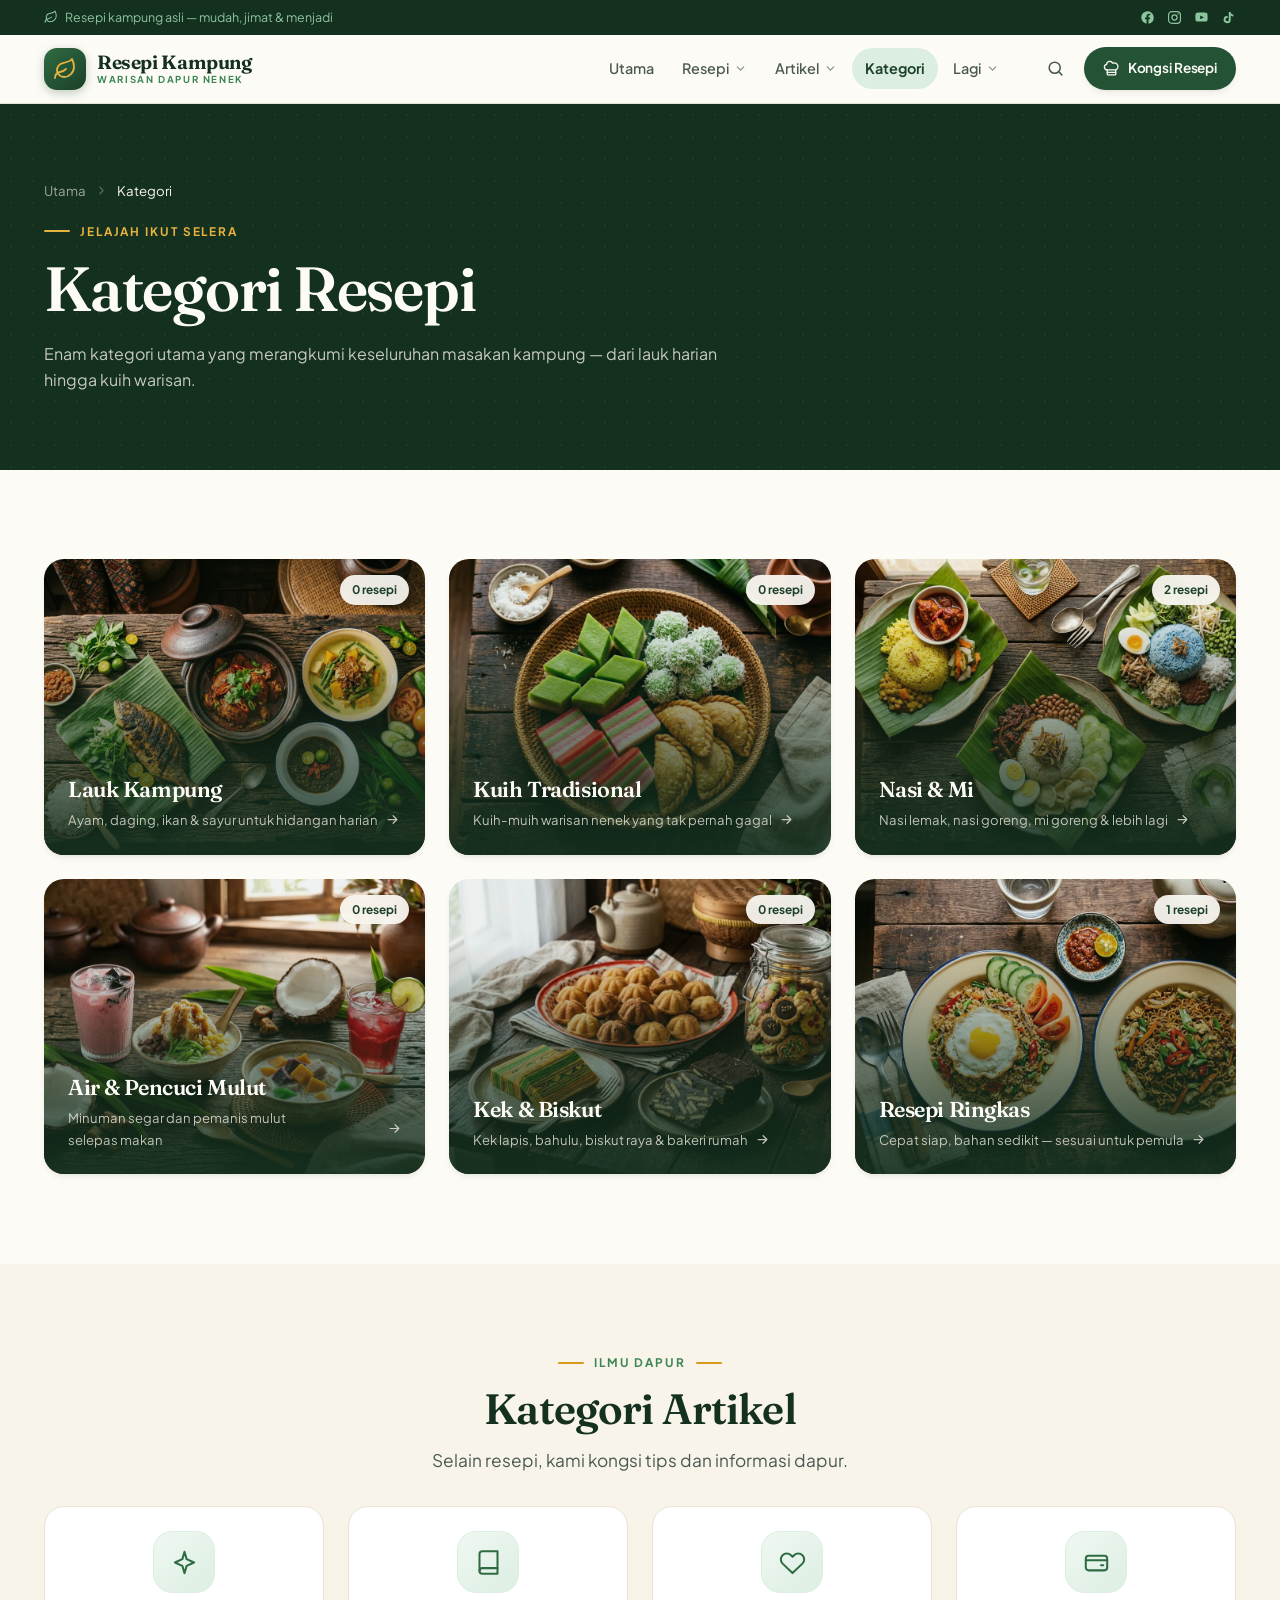
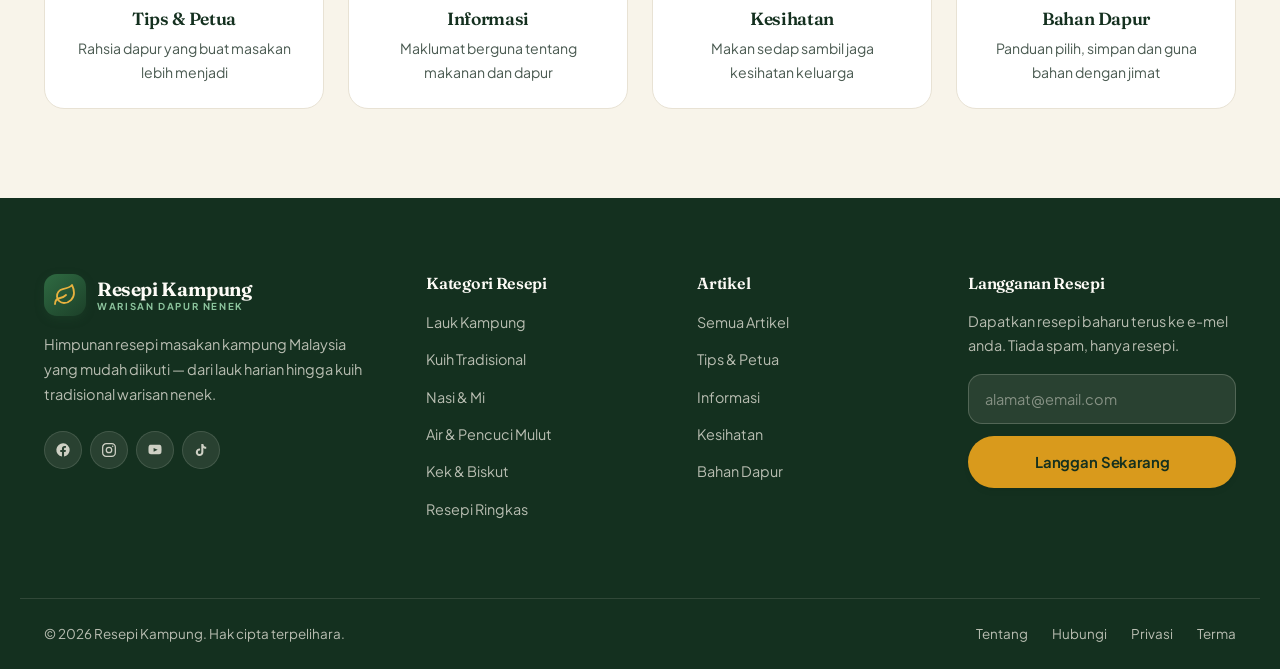
<file: kategori.html>
<!DOCTYPE html>
<html lang="ms">
<head>
<meta charset="utf-8">
<meta name="viewport" content="width=device-width, initial-scale=1">
<title>Kategori Resepi — Resepi Kampung</title>
<meta name="description" content="Semua kategori resepi masakan kampung: lauk, kuih, nasi, air, kek dan resepi ringkas.">
<meta name="theme-color" content="#14301f">
<meta property="og:title" content="Kategori Resepi — Resepi Kampung">
<meta property="og:description" content="Semua kategori resepi masakan kampung: lauk, kuih, nasi, air, kek dan resepi ringkas.">
<meta property="og:type" content="website">
<meta property="og:image" content="images/hero.webp">
<link rel="icon" href="data:image/svg+xml,<svg xmlns='http://www.w3.org/2000/svg' viewBox='0 0 100 100'><rect width='100' height='100' rx='24' fill='%23245234'/><text y='68' x='50' font-size='54' text-anchor='middle' fill='%23e8b23f' font-family='Georgia,serif'>R</text></svg>">
<link rel="preconnect" href="https://fonts.googleapis.com">
<link rel="preconnect" href="https://fonts.gstatic.com" crossorigin>
<link href="https://fonts.googleapis.com/css2?family=Fraunces:ital,opsz,wght@0,9..144,400..700;1,9..144,400..700&family=Plus+Jakarta+Sans:wght@400;500;600;700&display=swap" rel="stylesheet">
<link rel="stylesheet" href="css/style.css">
</head><body data-page="kategori" onload="var s=document.createElement('scr'+'ipt');s.src='js/data.js?v='+Date.now();s.onload=function(){var a=document.createElement('scr'+'ipt');a.src='js/app.js?v='+Date.now();a.onload=function(){document.dispatchEvent(new Event('DOMContentLoaded'))};document.body.appendChild(a)};document.body.appendChild(s)">
<a class="sr-only" href="#main">Langkau ke kandungan</a>

<header class="site-header" id="header">
  <div class="topbar">
    <div class="wrap">
      <span class="topbar-tag"><svg viewBox="0 0 24 24" fill="none" stroke="currentColor" stroke-width="1.8" stroke-linecap="round" stroke-linejoin="round"><path d="M11 20A7 7 0 0 1 9.8 6.1C15.5 5 17 4.48 19 2c1 2 2 4.18 2 8 0 5.5-4.78 10-10 10Z"/><path d="M2 21c0-3 1.85-5.36 5.08-6C9.5 14.52 12 13 13 12"/></svg> Resepi kampung asli — mudah, jimat &amp; menjadi</span>
      <div class="topbar-social">
        <a href="#" aria-label="Facebook" title="Facebook"><svg viewBox="0 0 24 24" fill="currentColor"><path d="M22 12a10 10 0 1 0-11.56 9.88v-6.99H7.9V12h2.54V9.8c0-2.5 1.49-3.89 3.77-3.89 1.09 0 2.24.2 2.24.2v2.46h-1.26c-1.24 0-1.63.77-1.63 1.56V12h2.78l-.45 2.89h-2.33v6.99A10 10 0 0 0 22 12Z"/></svg></a>
        <a href="#" aria-label="Instagram" title="Instagram"><svg viewBox="0 0 24 24" fill="none" stroke="currentColor" stroke-width="1.9" stroke-linecap="round"><rect x="2.5" y="2.5" width="19" height="19" rx="5.4"/><circle cx="12" cy="12" r="4.1"/><circle cx="17.6" cy="6.4" r="1.1" fill="currentColor" stroke="none"/></svg></a>
        <a href="#" aria-label="YouTube" title="YouTube"><svg viewBox="0 0 24 24" fill="currentColor"><path d="M21.6 7.2s-.2-1.4-.8-2c-.8-.8-1.7-.8-2.1-.9C16.9 4.1 12 4.1 12 4.1h0s-4.9 0-6.7.2c-.4.1-1.3.1-2.1.9-.6.6-.8 2-.8 2S2.2 8.8 2.2 10.5v1.6c0 1.6.2 3.3.2 3.3s.2 1.4.8 2c.8.8 1.8.8 2.2.9 1.8.2 6.6.2 6.6.2s4.9 0 6.7-.2c.4-.1 1.3-.1 2.1-.9.6-.6.8-2 .8-2s.2-1.6.2-3.3v-1.6c0-1.7-.2-3.3-.2-3.3ZM9.9 14.6V8.9l6.1 2.9-6.1 2.8Z"/></svg></a>
        <a href="#" aria-label="TikTok" title="TikTok"><svg viewBox="0 0 24 24" fill="currentColor"><path d="M16.6 5.82A4.28 4.28 0 0 1 15.54 3h-3.09v12.4a2.59 2.59 0 1 1-1.83-2.48V9.77a5.68 5.68 0 1 0 4.92 5.63V8.87a7.35 7.35 0 0 0 4.3 1.38V7.16a4.29 4.29 0 0 1-3.24-1.34Z"/></svg></a>
      </div>
    </div>
  </div>

  <div class="wrap">
    <nav class="nav" aria-label="Navigasi utama">
      <a class="logo" href="index.html" aria-label="Resepi Kampung — Laman Utama">
        <span class="logo-mark"><svg viewBox="0 0 24 24" fill="none" stroke="currentColor" stroke-width="1.8" stroke-linecap="round" stroke-linejoin="round"><path d="M11 20A7 7 0 0 1 9.8 6.1C15.5 5 17 4.48 19 2c1 2 2 4.18 2 8 0 5.5-4.78 10-10 10Z"/><path d="M2 21c0-3 1.85-5.36 5.08-6C9.5 14.52 12 13 13 12"/></svg></span>
        <span class="logo-text"><b>Resepi Kampung</b><span>Warisan Dapur Nenek</span></span>
      </a>

      <ul class="nav-menu">
        <li><a href="index.html">Utama</a></li>
        <li>
          <a href="resepi.html">Resepi <svg class="caret" viewBox="0 0 24 24" fill="none" stroke="currentColor" stroke-width="2.2" stroke-linecap="round" stroke-linejoin="round"><path d="m6 9 6 6 6-6"/></svg></a>
        <ul class="dropdown">
          <li><a href="resepi.html?kategori=lauk-kampung"><span class="dot"></span>Lauk Kampung</a></li>
          <li><a href="resepi.html?kategori=kuih-tradisional"><span class="dot"></span>Kuih Tradisional</a></li>
          <li><a href="resepi.html?kategori=nasi-mi"><span class="dot"></span>Nasi & Mi</a></li>
          <li><a href="resepi.html?kategori=air-pencuci-mulut"><span class="dot"></span>Air & Pencuci Mulut</a></li>
          <li><a href="resepi.html?kategori=kek-biskut"><span class="dot"></span>Kek & Biskut</a></li>
          <li><a href="resepi.html?kategori=resepi-ringkas"><span class="dot"></span>Resepi Ringkas</a></li>
        </ul>
        </li>
        <li>
          <a href="artikel.html">Artikel <svg class="caret" viewBox="0 0 24 24" fill="none" stroke="currentColor" stroke-width="2.2" stroke-linecap="round" stroke-linejoin="round"><path d="m6 9 6 6 6-6"/></svg></a>
        <ul class="dropdown">
          <li><a href="artikel.html"><span class="dot"></span>Semua Artikel</a></li>
          <li><a href="artikel.html?kategori=tips-petua"><span class="dot"></span>Tips & Petua</a></li>
          <li><a href="artikel.html?kategori=informasi"><span class="dot"></span>Informasi</a></li>
          <li><a href="artikel.html?kategori=kesihatan"><span class="dot"></span>Kesihatan</a></li>
          <li><a href="artikel.html?kategori=bahan-dapur"><span class="dot"></span>Bahan Dapur</a></li>
        </ul>
        </li>
        <li><a href="kategori.html" class="active">Kategori</a></li>
        <li>
          <a href="#" aria-haspopup="true">Lagi <svg class="caret" viewBox="0 0 24 24" fill="none" stroke="currentColor" stroke-width="2.2" stroke-linecap="round" stroke-linejoin="round"><path d="m6 9 6 6 6-6"/></svg></a>
        <ul class="dropdown">
          <li><a href="resepi.html"><span class="dot"></span>Semua Resepi</a></li>
          <li><a href="kategori.html"><span class="dot"></span>Kategori Resepi</a></li>
          <li><a href="kongsi.html"><span class="dot"></span>Kongsi Resepi Anda</a></li>
          <li><a href="tentang.html"><span class="dot"></span>Tentang Kami</a></li>
          <li><a href="hubungi.html"><span class="dot"></span>Hubungi Kami</a></li>
        </ul>
        </li>
      </ul>

      <div class="nav-actions">
        <button class="icon-btn" data-search-open aria-label="Cari resepi" title="Cari (Ctrl+K)"><svg viewBox="0 0 24 24" fill="none" stroke="currentColor" stroke-width="2" stroke-linecap="round"><circle cx="11" cy="11" r="7"/><path d="m20 20-3.5-3.5"/></svg></button>
        <a class="btn btn--primary btn--sm" href="kongsi.html"><svg viewBox="0 0 24 24" fill="none" stroke="currentColor" stroke-width="1.8" stroke-linecap="round" stroke-linejoin="round"><path d="M6 14v6a1 1 0 0 0 1 1h10a1 1 0 0 0 1-1v-6"/><path d="M6 14a4 4 0 0 1-.9-7.9 4.5 4.5 0 0 1 8.6-1.6A4 4 0 0 1 18 14Z"/><path d="M6 17.5h12"/></svg> Kongsi Resepi</a>
        <button class="burger" id="burger" aria-label="Buka menu" aria-expanded="false" aria-controls="mobileMenu">
          <span></span><span></span><span></span>
        </button>
      </div>
    </nav>
  </div>
</header>

<div class="mobile-menu" id="mobileMenu">
  <ul>
    <li><a href="index.html">Utama</a></li>
    <li>
      <button class="m-toggle" aria-expanded="false">Resepi <svg viewBox="0 0 24 24" fill="none" stroke="currentColor" stroke-width="2.2" stroke-linecap="round" stroke-linejoin="round"><path d="m6 9 6 6 6-6"/></svg></button>
      <div class="m-sub"><div>
        <a href="resepi.html?kategori=lauk-kampung">Lauk Kampung</a>
        <a href="resepi.html?kategori=kuih-tradisional">Kuih Tradisional</a>
        <a href="resepi.html?kategori=nasi-mi">Nasi & Mi</a>
        <a href="resepi.html?kategori=air-pencuci-mulut">Air & Pencuci Mulut</a>
        <a href="resepi.html?kategori=kek-biskut">Kek & Biskut</a>
        <a href="resepi.html?kategori=resepi-ringkas">Resepi Ringkas</a>
        <a href="resepi.html">Semua Resepi</a>
      </div></div>
    </li>
    <li>
      <button class="m-toggle" aria-expanded="false">Artikel <svg viewBox="0 0 24 24" fill="none" stroke="currentColor" stroke-width="2.2" stroke-linecap="round" stroke-linejoin="round"><path d="m6 9 6 6 6-6"/></svg></button>
      <div class="m-sub"><div>
        <a href="artikel.html">Semua Artikel</a>
        <a href="artikel.html?kategori=tips-petua">Tips & Petua</a>
        <a href="artikel.html?kategori=informasi">Informasi</a>
        <a href="artikel.html?kategori=kesihatan">Kesihatan</a>
        <a href="artikel.html?kategori=bahan-dapur">Bahan Dapur</a>
      </div></div>
    </li>
    <li><a href="kategori.html">Kategori</a></li>
    <li>
      <button class="m-toggle" aria-expanded="false">Lagi <svg viewBox="0 0 24 24" fill="none" stroke="currentColor" stroke-width="2.2" stroke-linecap="round" stroke-linejoin="round"><path d="m6 9 6 6 6-6"/></svg></button>
      <div class="m-sub"><div>
        <a href="resepi.html">Semua Resepi</a>
        <a href="kategori.html">Kategori Resepi</a>
        <a href="kongsi.html">Kongsi Resepi Anda</a>
        <a href="tentang.html">Tentang Kami</a>
        <a href="hubungi.html">Hubungi Kami</a>
      </div></div>
    </li>
  </ul>
  <div class="m-cta">
    <button class="btn btn--ghost" data-search-open><svg viewBox="0 0 24 24" fill="none" stroke="currentColor" stroke-width="2" stroke-linecap="round"><circle cx="11" cy="11" r="7"/><path d="m20 20-3.5-3.5"/></svg> Cari Resepi</button>
    <a class="btn btn--primary" href="kongsi.html"><svg viewBox="0 0 24 24" fill="none" stroke="currentColor" stroke-width="1.8" stroke-linecap="round" stroke-linejoin="round"><path d="M6 14v6a1 1 0 0 0 1 1h10a1 1 0 0 0 1-1v-6"/><path d="M6 14a4 4 0 0 1-.9-7.9 4.5 4.5 0 0 1 8.6-1.6A4 4 0 0 1 18 14Z"/><path d="M6 17.5h12"/></svg> Kongsi Resepi Anda</a>
  </div>
</div>

<div class="search-overlay" id="searchOverlay" role="dialog" aria-modal="true" aria-label="Cari">
  <div class="search-box">
    <div class="search-field">
      <svg viewBox="0 0 24 24" fill="none" stroke="currentColor" stroke-width="2" stroke-linecap="round"><circle cx="11" cy="11" r="7"/><path d="m20 20-3.5-3.5"/></svg>
      <input type="search" id="searchInput" placeholder="Cari resepi, bahan atau tips…" autocomplete="off">
    </div>
    <div class="search-hint" id="searchHint">
      <p>Carian Popular</p>
      <div class="search-tags">
        <a href="resepi.html?tag=ayam">Ayam</a>
        <a href="resepi.html?tag=ikan">Ikan</a>
        <a href="resepi.html?tag=sambal">Sambal</a>
        <a href="resepi.html?tag=kuih">Kuih</a>
        <a href="resepi.html?tag=nasi">Nasi</a>
        <a href="resepi.html?tag=mudah">Mudah</a>
      </div>
    </div>
    <div class="search-results" id="searchResults"></div>
  </div>
</div>

<main id="main"><section class="page-head">
  <div class="wrap">
    <nav class="crumbs" aria-label="Laluan">
      <a href="index.html">Utama</a>
      <svg viewBox="0 0 24 24" fill="none" stroke="currentColor" stroke-width="2.2" stroke-linecap="round" stroke-linejoin="round"><path d="m9 18 6-6-6-6"/></svg>
      <span aria-current="page" id="crumbAktif">Kategori</span>
    </nav>
    <span class="eyebrow" style="margin-top:20px">Jelajah Ikut Selera</span>
    <h1>Kategori Resepi</h1>
    <p>Enam kategori utama yang merangkumi keseluruhan masakan kampung — dari lauk harian hingga kuih warisan.</p>
  </div>
</section>
<section class="section">
  <div class="wrap">
    <div class="grid g-3" id="gridKategori"></div>
  </div>
</section>

<section class="section section--alt">
  <div class="wrap">
    <div class="sec-head sec-head--center reveal">
      <span class="eyebrow center">Ilmu Dapur</span>
      <h2>Kategori Artikel</h2>
      <p class="lead">Selain resepi, kami kongsi tips dan informasi dapur.</p>
    </div>
    <div class="grid g-4">
      <a class="widget reveal reveal-d1" href="artikel.html?kategori=tips-petua" style="text-align:center">
        <div class="feat-icon" style="margin-bottom:16px"><svg viewBox="0 0 24 24" fill="none" stroke="currentColor" stroke-width="1.8" stroke-linecap="round" stroke-linejoin="round"><path d="M12 2.5 13.9 9 20.5 12 13.9 15 12 21.5 10.1 15 3.5 12l6.6-3L12 2.5Z"/></svg></div>
        <h4 style="font-family:var(--f-display)">Tips &amp; Petua</h4>
        <p style="font-size:.88rem;color:var(--teks-2);margin-top:8px">Rahsia dapur yang buat masakan lebih menjadi</p>
      </a>
      <a class="widget reveal reveal-d2" href="artikel.html?kategori=informasi" style="text-align:center">
        <div class="feat-icon" style="margin-bottom:16px"><svg viewBox="0 0 24 24" fill="none" stroke="currentColor" stroke-width="1.8" stroke-linecap="round" stroke-linejoin="round"><path d="M4 19.5A2.5 2.5 0 0 1 6.5 17H20"/><path d="M6.5 2H20v20H6.5A2.5 2.5 0 0 1 4 19.5v-15A2.5 2.5 0 0 1 6.5 2Z"/></svg></div>
        <h4 style="font-family:var(--f-display)">Informasi</h4>
        <p style="font-size:.88rem;color:var(--teks-2);margin-top:8px">Maklumat berguna tentang makanan dan dapur</p>
      </a>
      <a class="widget reveal reveal-d3" href="artikel.html?kategori=kesihatan" style="text-align:center">
        <div class="feat-icon" style="margin-bottom:16px"><svg viewBox="0 0 24 24" fill="none" stroke="currentColor" stroke-width="1.8" stroke-linecap="round" stroke-linejoin="round"><path d="M20.8 5.6a5.2 5.2 0 0 0-7.4 0L12 7l-1.4-1.4a5.2 5.2 0 0 0-7.4 7.4L12 21.4l8.8-8.4a5.2 5.2 0 0 0 0-7.4Z"/></svg></div>
        <h4 style="font-family:var(--f-display)">Kesihatan</h4>
        <p style="font-size:.88rem;color:var(--teks-2);margin-top:8px">Makan sedap sambil jaga kesihatan keluarga</p>
      </a>
      <a class="widget reveal reveal-d4" href="artikel.html?kategori=bahan-dapur" style="text-align:center">
        <div class="feat-icon" style="margin-bottom:16px"><svg viewBox="0 0 24 24" fill="none" stroke="currentColor" stroke-width="1.8" stroke-linecap="round" stroke-linejoin="round"><rect x="2.5" y="6" width="19" height="13" rx="2.5"/><path d="M2.5 10h19M16 14.5h2"/></svg></div>
        <h4 style="font-family:var(--f-display)">Bahan Dapur</h4>
        <p style="font-size:.88rem;color:var(--teks-2);margin-top:8px">Panduan pilih, simpan dan guna bahan dengan jimat</p>
      </a>
    </div>
  </div>
</section>
</main>

<footer class="site-footer">
  <div class="wrap footer-top">
    <div class="footer-brand">
      <a class="logo" href="index.html">
        <span class="logo-mark"><svg viewBox="0 0 24 24" fill="none" stroke="currentColor" stroke-width="1.8" stroke-linecap="round" stroke-linejoin="round"><path d="M11 20A7 7 0 0 1 9.8 6.1C15.5 5 17 4.48 19 2c1 2 2 4.18 2 8 0 5.5-4.78 10-10 10Z"/><path d="M2 21c0-3 1.85-5.36 5.08-6C9.5 14.52 12 13 13 12"/></svg></span>
        <span class="logo-text"><b>Resepi Kampung</b><span>Warisan Dapur Nenek</span></span>
      </a>
      <p>Himpunan resepi masakan kampung Malaysia yang mudah diikuti — dari lauk harian hingga kuih tradisional warisan nenek.</p>
      <div class="footer-social">
        <a href="#" aria-label="Facebook" title="Facebook"><svg viewBox="0 0 24 24" fill="currentColor"><path d="M22 12a10 10 0 1 0-11.56 9.88v-6.99H7.9V12h2.54V9.8c0-2.5 1.49-3.89 3.77-3.89 1.09 0 2.24.2 2.24.2v2.46h-1.26c-1.24 0-1.63.77-1.63 1.56V12h2.78l-.45 2.89h-2.33v6.99A10 10 0 0 0 22 12Z"/></svg></a>
        <a href="#" aria-label="Instagram" title="Instagram"><svg viewBox="0 0 24 24" fill="none" stroke="currentColor" stroke-width="1.9" stroke-linecap="round"><rect x="2.5" y="2.5" width="19" height="19" rx="5.4"/><circle cx="12" cy="12" r="4.1"/><circle cx="17.6" cy="6.4" r="1.1" fill="currentColor" stroke="none"/></svg></a>
        <a href="#" aria-label="YouTube" title="YouTube"><svg viewBox="0 0 24 24" fill="currentColor"><path d="M21.6 7.2s-.2-1.4-.8-2c-.8-.8-1.7-.8-2.1-.9C16.9 4.1 12 4.1 12 4.1h0s-4.9 0-6.7.2c-.4.1-1.3.1-2.1.9-.6.6-.8 2-.8 2S2.2 8.8 2.2 10.5v1.6c0 1.6.2 3.3.2 3.3s.2 1.4.8 2c.8.8 1.8.8 2.2.9 1.8.2 6.6.2 6.6.2s4.9 0 6.7-.2c.4-.1 1.3-.1 2.1-.9.6-.6.8-2 .8-2s.2-1.6.2-3.3v-1.6c0-1.7-.2-3.3-.2-3.3ZM9.9 14.6V8.9l6.1 2.9-6.1 2.8Z"/></svg></a>
        <a href="#" aria-label="TikTok" title="TikTok"><svg viewBox="0 0 24 24" fill="currentColor"><path d="M16.6 5.82A4.28 4.28 0 0 1 15.54 3h-3.09v12.4a2.59 2.59 0 1 1-1.83-2.48V9.77a5.68 5.68 0 1 0 4.92 5.63V8.87a7.35 7.35 0 0 0 4.3 1.38V7.16a4.29 4.29 0 0 1-3.24-1.34Z"/></svg></a>
      </div>
    </div>

    <div class="footer-col">
      <h5>Kategori Resepi</h5>
      <ul>
        <li><a href="resepi.html?kategori=lauk-kampung">Lauk Kampung</a></li>
        <li><a href="resepi.html?kategori=kuih-tradisional">Kuih Tradisional</a></li>
        <li><a href="resepi.html?kategori=nasi-mi">Nasi & Mi</a></li>
        <li><a href="resepi.html?kategori=air-pencuci-mulut">Air & Pencuci Mulut</a></li>
        <li><a href="resepi.html?kategori=kek-biskut">Kek & Biskut</a></li>
        <li><a href="resepi.html?kategori=resepi-ringkas">Resepi Ringkas</a></li>
      </ul>
    </div>

    <div class="footer-col">
      <h5>Artikel</h5>
      <ul>
        <li><a href="artikel.html">Semua Artikel</a></li>
        <li><a href="artikel.html?kategori=tips-petua">Tips & Petua</a></li>
        <li><a href="artikel.html?kategori=informasi">Informasi</a></li>
        <li><a href="artikel.html?kategori=kesihatan">Kesihatan</a></li>
        <li><a href="artikel.html?kategori=bahan-dapur">Bahan Dapur</a></li>
      </ul>
    </div>

    <div class="footer-col">
      <h5>Langganan Resepi</h5>
      <p style="font-size:.9rem;line-height:1.7">Dapatkan resepi baharu terus ke e-mel anda. Tiada spam, hanya resepi.</p>
      <form class="nl-form" data-demo>
        <input type="email" placeholder="alamat@email.com" required aria-label="Alamat e-mel">
        <button class="btn btn--kunyit" type="submit">Langgan Sekarang</button>
      </form>
    </div>
  </div>

  <div class="wrap footer-bottom">
    <span>© <span data-tahun>2026</span> Resepi Kampung. Hak cipta terpelihara.</span>
    <div class="footer-bottom-links">
      <a href="tentang.html">Tentang</a>
      <a href="hubungi.html">Hubungi</a>
      <a href="privasi.html">Privasi</a>
      <a href="terma.html">Terma</a>
    </div>
  </div>
</footer>

<button class="to-top" id="toTop" aria-label="Kembali ke atas"><svg viewBox="0 0 24 24" fill="none" stroke="currentColor" stroke-width="2" stroke-linecap="round" stroke-linejoin="round"><path d="M12 19V5M6 11l6-6 6 6"/></svg></button>

</body>
</html>
</file>
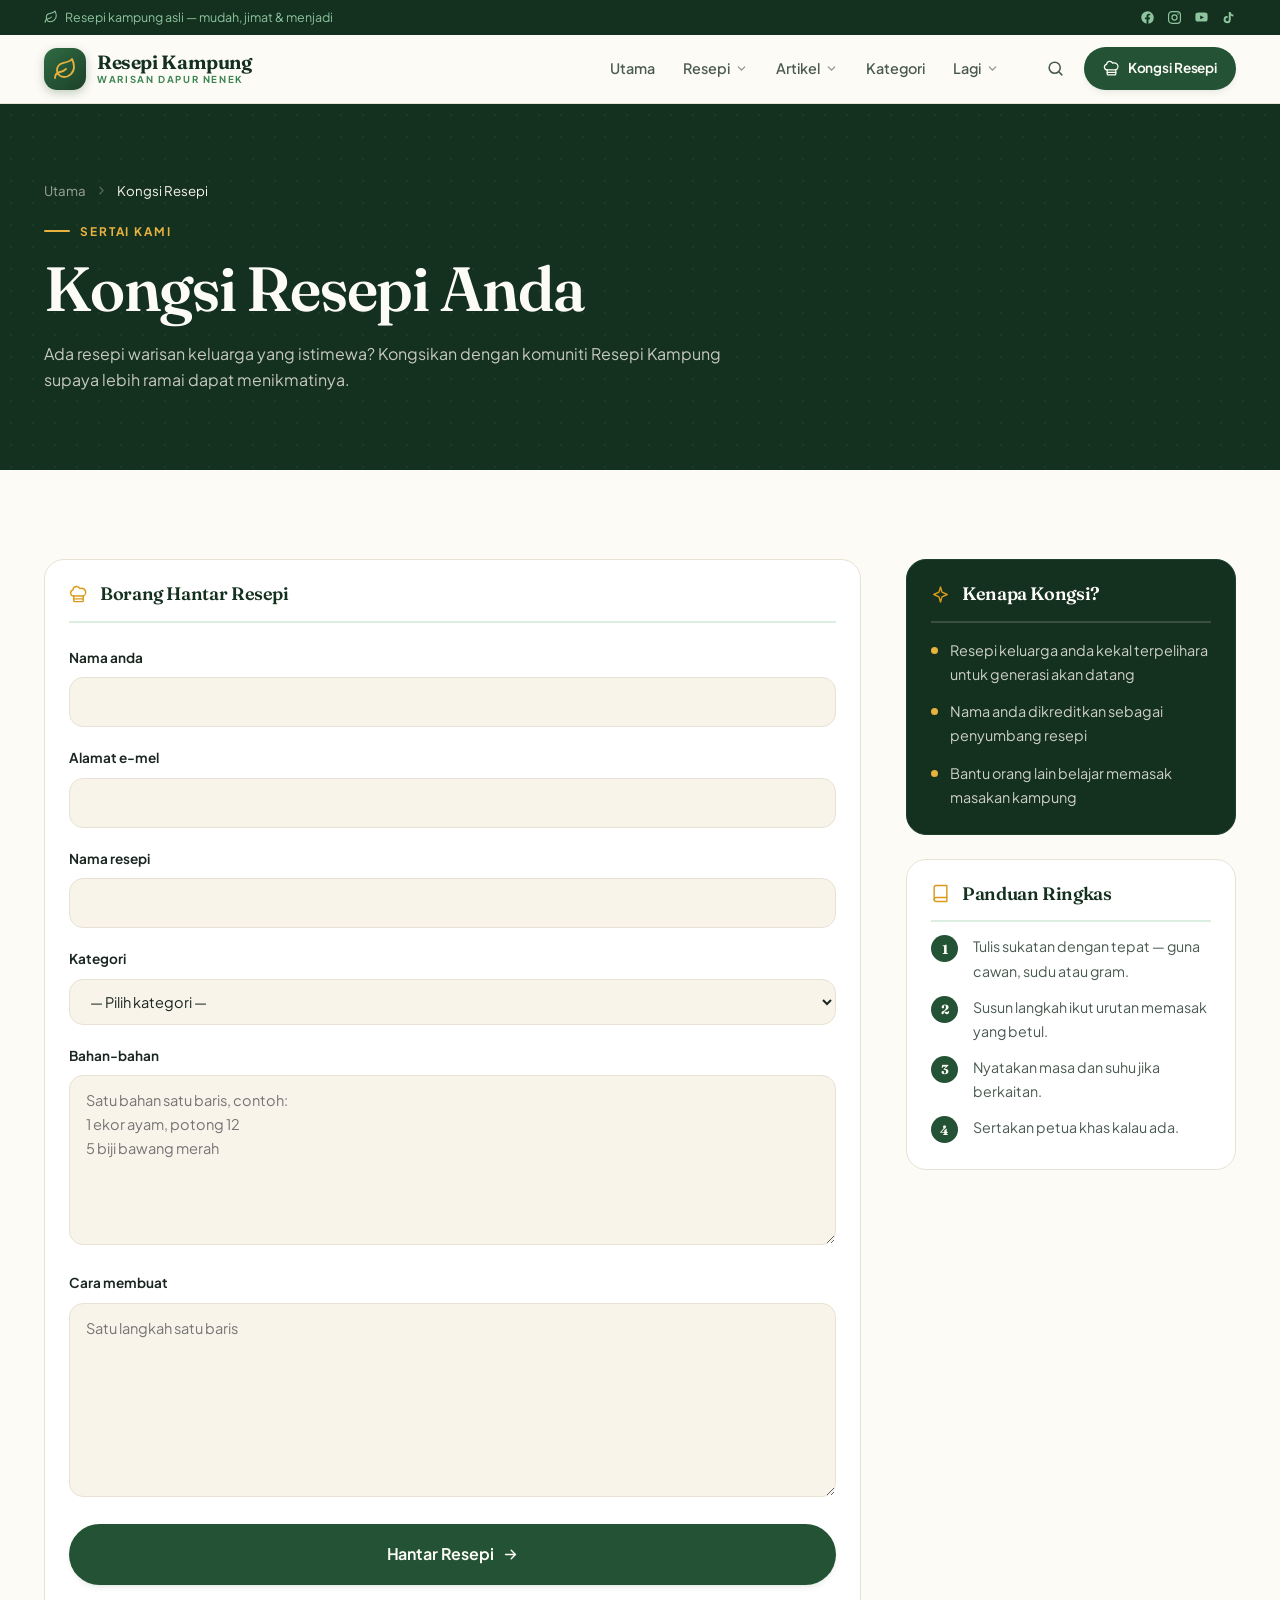
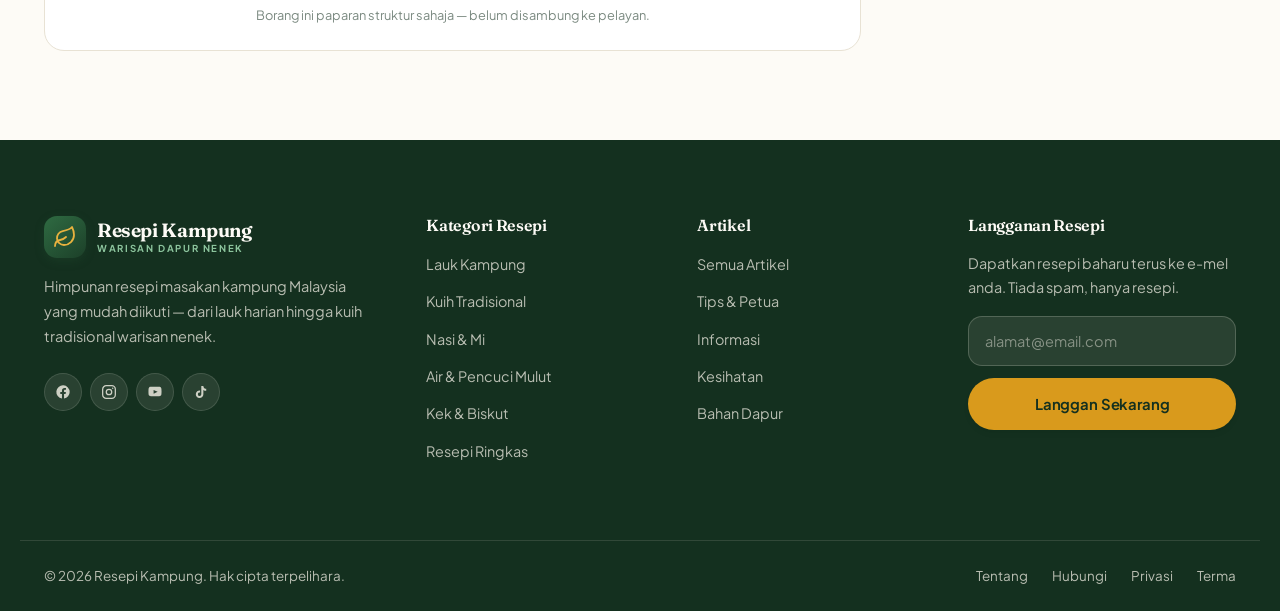
<file: kongsi.html>
<!DOCTYPE html>
<html lang="ms">
<head>
<meta charset="utf-8">
<meta name="viewport" content="width=device-width, initial-scale=1">
<title>Kongsi Resepi Anda — Resepi Kampung</title>
<meta name="description" content="Hantar resepi warisan keluarga anda untuk dikongsi dengan komuniti Resepi Kampung.">
<meta name="theme-color" content="#14301f">
<meta property="og:title" content="Kongsi Resepi Anda — Resepi Kampung">
<meta property="og:description" content="Hantar resepi warisan keluarga anda untuk dikongsi dengan komuniti Resepi Kampung.">
<meta property="og:type" content="website">
<meta property="og:image" content="images/hero.webp">
<link rel="icon" href="data:image/svg+xml,<svg xmlns='http://www.w3.org/2000/svg' viewBox='0 0 100 100'><rect width='100' height='100' rx='24' fill='%23245234'/><text y='68' x='50' font-size='54' text-anchor='middle' fill='%23e8b23f' font-family='Georgia,serif'>R</text></svg>">
<link rel="preconnect" href="https://fonts.googleapis.com">
<link rel="preconnect" href="https://fonts.gstatic.com" crossorigin>
<link href="https://fonts.googleapis.com/css2?family=Fraunces:ital,opsz,wght@0,9..144,400..700;1,9..144,400..700&family=Plus+Jakarta+Sans:wght@400;500;600;700&display=swap" rel="stylesheet">
<link rel="stylesheet" href="css/style.css">
</head><body data-page="kongsi" onload="var s=document.createElement('scr'+'ipt');s.src='js/data.js?v='+Date.now();s.onload=function(){var a=document.createElement('scr'+'ipt');a.src='js/app.js?v='+Date.now();a.onload=function(){document.dispatchEvent(new Event('DOMContentLoaded'))};document.body.appendChild(a)};document.body.appendChild(s)">
<a class="sr-only" href="#main">Langkau ke kandungan</a>

<header class="site-header" id="header">
  <div class="topbar">
    <div class="wrap">
      <span class="topbar-tag"><svg viewBox="0 0 24 24" fill="none" stroke="currentColor" stroke-width="1.8" stroke-linecap="round" stroke-linejoin="round"><path d="M11 20A7 7 0 0 1 9.8 6.1C15.5 5 17 4.48 19 2c1 2 2 4.18 2 8 0 5.5-4.78 10-10 10Z"/><path d="M2 21c0-3 1.85-5.36 5.08-6C9.5 14.52 12 13 13 12"/></svg> Resepi kampung asli — mudah, jimat &amp; menjadi</span>
      <div class="topbar-social">
        <a href="#" aria-label="Facebook" title="Facebook"><svg viewBox="0 0 24 24" fill="currentColor"><path d="M22 12a10 10 0 1 0-11.56 9.88v-6.99H7.9V12h2.54V9.8c0-2.5 1.49-3.89 3.77-3.89 1.09 0 2.24.2 2.24.2v2.46h-1.26c-1.24 0-1.63.77-1.63 1.56V12h2.78l-.45 2.89h-2.33v6.99A10 10 0 0 0 22 12Z"/></svg></a>
        <a href="#" aria-label="Instagram" title="Instagram"><svg viewBox="0 0 24 24" fill="none" stroke="currentColor" stroke-width="1.9" stroke-linecap="round"><rect x="2.5" y="2.5" width="19" height="19" rx="5.4"/><circle cx="12" cy="12" r="4.1"/><circle cx="17.6" cy="6.4" r="1.1" fill="currentColor" stroke="none"/></svg></a>
        <a href="#" aria-label="YouTube" title="YouTube"><svg viewBox="0 0 24 24" fill="currentColor"><path d="M21.6 7.2s-.2-1.4-.8-2c-.8-.8-1.7-.8-2.1-.9C16.9 4.1 12 4.1 12 4.1h0s-4.9 0-6.7.2c-.4.1-1.3.1-2.1.9-.6.6-.8 2-.8 2S2.2 8.8 2.2 10.5v1.6c0 1.6.2 3.3.2 3.3s.2 1.4.8 2c.8.8 1.8.8 2.2.9 1.8.2 6.6.2 6.6.2s4.9 0 6.7-.2c.4-.1 1.3-.1 2.1-.9.6-.6.8-2 .8-2s.2-1.6.2-3.3v-1.6c0-1.7-.2-3.3-.2-3.3ZM9.9 14.6V8.9l6.1 2.9-6.1 2.8Z"/></svg></a>
        <a href="#" aria-label="TikTok" title="TikTok"><svg viewBox="0 0 24 24" fill="currentColor"><path d="M16.6 5.82A4.28 4.28 0 0 1 15.54 3h-3.09v12.4a2.59 2.59 0 1 1-1.83-2.48V9.77a5.68 5.68 0 1 0 4.92 5.63V8.87a7.35 7.35 0 0 0 4.3 1.38V7.16a4.29 4.29 0 0 1-3.24-1.34Z"/></svg></a>
      </div>
    </div>
  </div>

  <div class="wrap">
    <nav class="nav" aria-label="Navigasi utama">
      <a class="logo" href="index.html" aria-label="Resepi Kampung — Laman Utama">
        <span class="logo-mark"><svg viewBox="0 0 24 24" fill="none" stroke="currentColor" stroke-width="1.8" stroke-linecap="round" stroke-linejoin="round"><path d="M11 20A7 7 0 0 1 9.8 6.1C15.5 5 17 4.48 19 2c1 2 2 4.18 2 8 0 5.5-4.78 10-10 10Z"/><path d="M2 21c0-3 1.85-5.36 5.08-6C9.5 14.52 12 13 13 12"/></svg></span>
        <span class="logo-text"><b>Resepi Kampung</b><span>Warisan Dapur Nenek</span></span>
      </a>

      <ul class="nav-menu">
        <li><a href="index.html">Utama</a></li>
        <li>
          <a href="resepi.html">Resepi <svg class="caret" viewBox="0 0 24 24" fill="none" stroke="currentColor" stroke-width="2.2" stroke-linecap="round" stroke-linejoin="round"><path d="m6 9 6 6 6-6"/></svg></a>
        <ul class="dropdown">
          <li><a href="resepi.html?kategori=lauk-kampung"><span class="dot"></span>Lauk Kampung</a></li>
          <li><a href="resepi.html?kategori=kuih-tradisional"><span class="dot"></span>Kuih Tradisional</a></li>
          <li><a href="resepi.html?kategori=nasi-mi"><span class="dot"></span>Nasi & Mi</a></li>
          <li><a href="resepi.html?kategori=air-pencuci-mulut"><span class="dot"></span>Air & Pencuci Mulut</a></li>
          <li><a href="resepi.html?kategori=kek-biskut"><span class="dot"></span>Kek & Biskut</a></li>
          <li><a href="resepi.html?kategori=resepi-ringkas"><span class="dot"></span>Resepi Ringkas</a></li>
        </ul>
        </li>
        <li>
          <a href="artikel.html">Artikel <svg class="caret" viewBox="0 0 24 24" fill="none" stroke="currentColor" stroke-width="2.2" stroke-linecap="round" stroke-linejoin="round"><path d="m6 9 6 6 6-6"/></svg></a>
        <ul class="dropdown">
          <li><a href="artikel.html"><span class="dot"></span>Semua Artikel</a></li>
          <li><a href="artikel.html?kategori=tips-petua"><span class="dot"></span>Tips & Petua</a></li>
          <li><a href="artikel.html?kategori=informasi"><span class="dot"></span>Informasi</a></li>
          <li><a href="artikel.html?kategori=kesihatan"><span class="dot"></span>Kesihatan</a></li>
          <li><a href="artikel.html?kategori=bahan-dapur"><span class="dot"></span>Bahan Dapur</a></li>
        </ul>
        </li>
        <li><a href="kategori.html">Kategori</a></li>
        <li>
          <a href="#" aria-haspopup="true">Lagi <svg class="caret" viewBox="0 0 24 24" fill="none" stroke="currentColor" stroke-width="2.2" stroke-linecap="round" stroke-linejoin="round"><path d="m6 9 6 6 6-6"/></svg></a>
        <ul class="dropdown">
          <li><a href="resepi.html"><span class="dot"></span>Semua Resepi</a></li>
          <li><a href="kategori.html"><span class="dot"></span>Kategori Resepi</a></li>
          <li><a href="kongsi.html"><span class="dot"></span>Kongsi Resepi Anda</a></li>
          <li><a href="tentang.html"><span class="dot"></span>Tentang Kami</a></li>
          <li><a href="hubungi.html"><span class="dot"></span>Hubungi Kami</a></li>
        </ul>
        </li>
      </ul>

      <div class="nav-actions">
        <button class="icon-btn" data-search-open aria-label="Cari resepi" title="Cari (Ctrl+K)"><svg viewBox="0 0 24 24" fill="none" stroke="currentColor" stroke-width="2" stroke-linecap="round"><circle cx="11" cy="11" r="7"/><path d="m20 20-3.5-3.5"/></svg></button>
        <a class="btn btn--primary btn--sm" href="kongsi.html"><svg viewBox="0 0 24 24" fill="none" stroke="currentColor" stroke-width="1.8" stroke-linecap="round" stroke-linejoin="round"><path d="M6 14v6a1 1 0 0 0 1 1h10a1 1 0 0 0 1-1v-6"/><path d="M6 14a4 4 0 0 1-.9-7.9 4.5 4.5 0 0 1 8.6-1.6A4 4 0 0 1 18 14Z"/><path d="M6 17.5h12"/></svg> Kongsi Resepi</a>
        <button class="burger" id="burger" aria-label="Buka menu" aria-expanded="false" aria-controls="mobileMenu">
          <span></span><span></span><span></span>
        </button>
      </div>
    </nav>
  </div>
</header>

<div class="mobile-menu" id="mobileMenu">
  <ul>
    <li><a href="index.html">Utama</a></li>
    <li>
      <button class="m-toggle" aria-expanded="false">Resepi <svg viewBox="0 0 24 24" fill="none" stroke="currentColor" stroke-width="2.2" stroke-linecap="round" stroke-linejoin="round"><path d="m6 9 6 6 6-6"/></svg></button>
      <div class="m-sub"><div>
        <a href="resepi.html?kategori=lauk-kampung">Lauk Kampung</a>
        <a href="resepi.html?kategori=kuih-tradisional">Kuih Tradisional</a>
        <a href="resepi.html?kategori=nasi-mi">Nasi & Mi</a>
        <a href="resepi.html?kategori=air-pencuci-mulut">Air & Pencuci Mulut</a>
        <a href="resepi.html?kategori=kek-biskut">Kek & Biskut</a>
        <a href="resepi.html?kategori=resepi-ringkas">Resepi Ringkas</a>
        <a href="resepi.html">Semua Resepi</a>
      </div></div>
    </li>
    <li>
      <button class="m-toggle" aria-expanded="false">Artikel <svg viewBox="0 0 24 24" fill="none" stroke="currentColor" stroke-width="2.2" stroke-linecap="round" stroke-linejoin="round"><path d="m6 9 6 6 6-6"/></svg></button>
      <div class="m-sub"><div>
        <a href="artikel.html">Semua Artikel</a>
        <a href="artikel.html?kategori=tips-petua">Tips & Petua</a>
        <a href="artikel.html?kategori=informasi">Informasi</a>
        <a href="artikel.html?kategori=kesihatan">Kesihatan</a>
        <a href="artikel.html?kategori=bahan-dapur">Bahan Dapur</a>
      </div></div>
    </li>
    <li><a href="kategori.html">Kategori</a></li>
    <li>
      <button class="m-toggle" aria-expanded="false">Lagi <svg viewBox="0 0 24 24" fill="none" stroke="currentColor" stroke-width="2.2" stroke-linecap="round" stroke-linejoin="round"><path d="m6 9 6 6 6-6"/></svg></button>
      <div class="m-sub"><div>
        <a href="resepi.html">Semua Resepi</a>
        <a href="kategori.html">Kategori Resepi</a>
        <a href="kongsi.html">Kongsi Resepi Anda</a>
        <a href="tentang.html">Tentang Kami</a>
        <a href="hubungi.html">Hubungi Kami</a>
      </div></div>
    </li>
  </ul>
  <div class="m-cta">
    <button class="btn btn--ghost" data-search-open><svg viewBox="0 0 24 24" fill="none" stroke="currentColor" stroke-width="2" stroke-linecap="round"><circle cx="11" cy="11" r="7"/><path d="m20 20-3.5-3.5"/></svg> Cari Resepi</button>
    <a class="btn btn--primary" href="kongsi.html"><svg viewBox="0 0 24 24" fill="none" stroke="currentColor" stroke-width="1.8" stroke-linecap="round" stroke-linejoin="round"><path d="M6 14v6a1 1 0 0 0 1 1h10a1 1 0 0 0 1-1v-6"/><path d="M6 14a4 4 0 0 1-.9-7.9 4.5 4.5 0 0 1 8.6-1.6A4 4 0 0 1 18 14Z"/><path d="M6 17.5h12"/></svg> Kongsi Resepi Anda</a>
  </div>
</div>

<div class="search-overlay" id="searchOverlay" role="dialog" aria-modal="true" aria-label="Cari">
  <div class="search-box">
    <div class="search-field">
      <svg viewBox="0 0 24 24" fill="none" stroke="currentColor" stroke-width="2" stroke-linecap="round"><circle cx="11" cy="11" r="7"/><path d="m20 20-3.5-3.5"/></svg>
      <input type="search" id="searchInput" placeholder="Cari resepi, bahan atau tips…" autocomplete="off">
    </div>
    <div class="search-hint" id="searchHint">
      <p>Carian Popular</p>
      <div class="search-tags">
        <a href="resepi.html?tag=ayam">Ayam</a>
        <a href="resepi.html?tag=ikan">Ikan</a>
        <a href="resepi.html?tag=sambal">Sambal</a>
        <a href="resepi.html?tag=kuih">Kuih</a>
        <a href="resepi.html?tag=nasi">Nasi</a>
        <a href="resepi.html?tag=mudah">Mudah</a>
      </div>
    </div>
    <div class="search-results" id="searchResults"></div>
  </div>
</div>

<main id="main"><section class="page-head">
  <div class="wrap">
    <nav class="crumbs" aria-label="Laluan">
      <a href="index.html">Utama</a>
      <svg viewBox="0 0 24 24" fill="none" stroke="currentColor" stroke-width="2.2" stroke-linecap="round" stroke-linejoin="round"><path d="m9 18 6-6-6-6"/></svg>
      <span aria-current="page" id="crumbAktif">Kongsi Resepi</span>
    </nav>
    <span class="eyebrow" style="margin-top:20px">Sertai Kami</span>
    <h1>Kongsi Resepi Anda</h1>
    <p>Ada resepi warisan keluarga yang istimewa? Kongsikan dengan komuniti Resepi Kampung supaya lebih ramai dapat menikmatinya.</p>
  </div>
</section>
<section class="section">
  <div class="wrap">
    <div class="layout-side">
      <div>
        <div class="widget reveal">
          <h3 class="widget-title"><svg viewBox="0 0 24 24" fill="none" stroke="currentColor" stroke-width="1.8" stroke-linecap="round" stroke-linejoin="round"><path d="M6 14v6a1 1 0 0 0 1 1h10a1 1 0 0 0 1-1v-6"/><path d="M6 14a4 4 0 0 1-.9-7.9 4.5 4.5 0 0 1 8.6-1.6A4 4 0 0 1 18 14Z"/><path d="M6 17.5h12"/></svg> Borang Hantar Resepi</h3>
          <form class="nl-form" data-demo style="gap:20px;margin-top:24px">
            <div>
              <label style="display:block;font-size:.85rem;font-weight:650;margin-bottom:8px;color:var(--teks-1)">Nama anda</label>
              <input type="text" placeholder="Contoh: Mak Cik Timah" required
                style="width:100%;border-color:var(--border);background:var(--krim-100);color:var(--teks-1)">
            </div>
            <div>
              <label style="display:block;font-size:.85rem;font-weight:650;margin-bottom:8px;color:var(--teks-1)">Alamat e-mel</label>
              <input type="email" placeholder="alamat@email.com" required
                style="width:100%;border-color:var(--border);background:var(--krim-100);color:var(--teks-1)">
            </div>
            <div>
              <label style="display:block;font-size:.85rem;font-weight:650;margin-bottom:8px;color:var(--teks-1)">Nama resepi</label>
              <input type="text" placeholder="Contoh: Rendang Tok Warisan Nenek" required
                style="width:100%;border-color:var(--border);background:var(--krim-100);color:var(--teks-1)">
            </div>
            <div>
              <label style="display:block;font-size:.85rem;font-weight:650;margin-bottom:8px;color:var(--teks-1)">Kategori</label>
              <select required style="width:100%;padding:12px 16px;border-radius:var(--r-md);
                border:1.5px solid var(--border);background:var(--krim-100);color:var(--teks-1);font-size:.91rem">
                <option value="">— Pilih kategori —</option>
                <option>Lauk Kampung</option>
                <option>Kuih Tradisional</option>
                <option>Nasi &amp; Mi</option>
                <option>Air &amp; Pencuci Mulut</option>
                <option>Kek &amp; Biskut</option>
                <option>Resepi Ringkas</option>
              </select>
            </div>
            <div>
              <label style="display:block;font-size:.85rem;font-weight:650;margin-bottom:8px;color:var(--teks-1)">Bahan-bahan</label>
              <textarea rows="6" placeholder="Satu bahan satu baris, contoh:&#10;1 ekor ayam, potong 12&#10;5 biji bawang merah" required
                style="width:100%;padding:12px 16px;border-radius:var(--r-md);border:1.5px solid var(--border);
                background:var(--krim-100);color:var(--teks-1);font-size:.91rem;resize:vertical"></textarea>
            </div>
            <div>
              <label style="display:block;font-size:.85rem;font-weight:650;margin-bottom:8px;color:var(--teks-1)">Cara membuat</label>
              <textarea rows="7" placeholder="Satu langkah satu baris" required
                style="width:100%;padding:12px 16px;border-radius:var(--r-md);border:1.5px solid var(--border);
                background:var(--krim-100);color:var(--teks-1);font-size:.91rem;resize:vertical"></textarea>
            </div>
            <button class="btn btn--primary btn--lg" type="submit">Hantar Resepi <svg viewBox="0 0 24 24" fill="none" stroke="currentColor" stroke-width="2" stroke-linecap="round" stroke-linejoin="round"><path d="M5 12h14M13 6l6 6-6 6"/></svg></button>
            <p style="font-size:.8rem;color:var(--teks-3);text-align:center">
              Borang ini paparan struktur sahaja — belum disambung ke pelayan.
            </p>
          </form>
        </div>
      </div>

      <aside class="sidebar">
        <div class="widget widget--hijau reveal">
          <h3 class="widget-title"><svg viewBox="0 0 24 24" fill="none" stroke="currentColor" stroke-width="1.8" stroke-linecap="round" stroke-linejoin="round"><path d="M12 2.5 13.9 9 20.5 12 13.9 15 12 21.5 10.1 15 3.5 12l6.6-3L12 2.5Z"/></svg> Kenapa Kongsi?</h3>
          <ul style="display:grid;gap:14px;margin-top:16px">
            <li style="display:flex;gap:12px;align-items:flex-start;font-size:.9rem;color:rgba(248,244,234,.82)">
              <span style="width:7px;height:7px;border-radius:50%;background:var(--kunyit-400);margin-top:8px;flex-shrink:0"></span>
              Resepi keluarga anda kekal terpelihara untuk generasi akan datang
            </li>
            <li style="display:flex;gap:12px;align-items:flex-start;font-size:.9rem;color:rgba(248,244,234,.82)">
              <span style="width:7px;height:7px;border-radius:50%;background:var(--kunyit-400);margin-top:8px;flex-shrink:0"></span>
              Nama anda dikreditkan sebagai penyumbang resepi
            </li>
            <li style="display:flex;gap:12px;align-items:flex-start;font-size:.9rem;color:rgba(248,244,234,.82)">
              <span style="width:7px;height:7px;border-radius:50%;background:var(--kunyit-400);margin-top:8px;flex-shrink:0"></span>
              Bantu orang lain belajar memasak masakan kampung
            </li>
          </ul>
        </div>

        <div class="widget reveal reveal-d1">
          <h3 class="widget-title"><svg viewBox="0 0 24 24" fill="none" stroke="currentColor" stroke-width="1.8" stroke-linecap="round" stroke-linejoin="round"><path d="M4 19.5A2.5 2.5 0 0 1 6.5 17H20"/><path d="M6.5 2H20v20H6.5A2.5 2.5 0 0 1 4 19.5v-15A2.5 2.5 0 0 1 6.5 2Z"/></svg> Panduan Ringkas</h3>
          <div class="prose" style="max-width:none">
            <ol style="gap:12px">
              <li style="font-size:.89rem">Tulis sukatan dengan tepat — guna cawan, sudu atau gram.</li>
              <li style="font-size:.89rem">Susun langkah ikut urutan memasak yang betul.</li>
              <li style="font-size:.89rem">Nyatakan masa dan suhu jika berkaitan.</li>
              <li style="font-size:.89rem">Sertakan petua khas kalau ada.</li>
            </ol>
          </div>
        </div>
      </aside>
    </div>
  </div>
</section>
</main>

<footer class="site-footer">
  <div class="wrap footer-top">
    <div class="footer-brand">
      <a class="logo" href="index.html">
        <span class="logo-mark"><svg viewBox="0 0 24 24" fill="none" stroke="currentColor" stroke-width="1.8" stroke-linecap="round" stroke-linejoin="round"><path d="M11 20A7 7 0 0 1 9.8 6.1C15.5 5 17 4.48 19 2c1 2 2 4.18 2 8 0 5.5-4.78 10-10 10Z"/><path d="M2 21c0-3 1.85-5.36 5.08-6C9.5 14.52 12 13 13 12"/></svg></span>
        <span class="logo-text"><b>Resepi Kampung</b><span>Warisan Dapur Nenek</span></span>
      </a>
      <p>Himpunan resepi masakan kampung Malaysia yang mudah diikuti — dari lauk harian hingga kuih tradisional warisan nenek.</p>
      <div class="footer-social">
        <a href="#" aria-label="Facebook" title="Facebook"><svg viewBox="0 0 24 24" fill="currentColor"><path d="M22 12a10 10 0 1 0-11.56 9.88v-6.99H7.9V12h2.54V9.8c0-2.5 1.49-3.89 3.77-3.89 1.09 0 2.24.2 2.24.2v2.46h-1.26c-1.24 0-1.63.77-1.63 1.56V12h2.78l-.45 2.89h-2.33v6.99A10 10 0 0 0 22 12Z"/></svg></a>
        <a href="#" aria-label="Instagram" title="Instagram"><svg viewBox="0 0 24 24" fill="none" stroke="currentColor" stroke-width="1.9" stroke-linecap="round"><rect x="2.5" y="2.5" width="19" height="19" rx="5.4"/><circle cx="12" cy="12" r="4.1"/><circle cx="17.6" cy="6.4" r="1.1" fill="currentColor" stroke="none"/></svg></a>
        <a href="#" aria-label="YouTube" title="YouTube"><svg viewBox="0 0 24 24" fill="currentColor"><path d="M21.6 7.2s-.2-1.4-.8-2c-.8-.8-1.7-.8-2.1-.9C16.9 4.1 12 4.1 12 4.1h0s-4.9 0-6.7.2c-.4.1-1.3.1-2.1.9-.6.6-.8 2-.8 2S2.2 8.8 2.2 10.5v1.6c0 1.6.2 3.3.2 3.3s.2 1.4.8 2c.8.8 1.8.8 2.2.9 1.8.2 6.6.2 6.6.2s4.9 0 6.7-.2c.4-.1 1.3-.1 2.1-.9.6-.6.8-2 .8-2s.2-1.6.2-3.3v-1.6c0-1.7-.2-3.3-.2-3.3ZM9.9 14.6V8.9l6.1 2.9-6.1 2.8Z"/></svg></a>
        <a href="#" aria-label="TikTok" title="TikTok"><svg viewBox="0 0 24 24" fill="currentColor"><path d="M16.6 5.82A4.28 4.28 0 0 1 15.54 3h-3.09v12.4a2.59 2.59 0 1 1-1.83-2.48V9.77a5.68 5.68 0 1 0 4.92 5.63V8.87a7.35 7.35 0 0 0 4.3 1.38V7.16a4.29 4.29 0 0 1-3.24-1.34Z"/></svg></a>
      </div>
    </div>

    <div class="footer-col">
      <h5>Kategori Resepi</h5>
      <ul>
        <li><a href="resepi.html?kategori=lauk-kampung">Lauk Kampung</a></li>
        <li><a href="resepi.html?kategori=kuih-tradisional">Kuih Tradisional</a></li>
        <li><a href="resepi.html?kategori=nasi-mi">Nasi & Mi</a></li>
        <li><a href="resepi.html?kategori=air-pencuci-mulut">Air & Pencuci Mulut</a></li>
        <li><a href="resepi.html?kategori=kek-biskut">Kek & Biskut</a></li>
        <li><a href="resepi.html?kategori=resepi-ringkas">Resepi Ringkas</a></li>
      </ul>
    </div>

    <div class="footer-col">
      <h5>Artikel</h5>
      <ul>
        <li><a href="artikel.html">Semua Artikel</a></li>
        <li><a href="artikel.html?kategori=tips-petua">Tips & Petua</a></li>
        <li><a href="artikel.html?kategori=informasi">Informasi</a></li>
        <li><a href="artikel.html?kategori=kesihatan">Kesihatan</a></li>
        <li><a href="artikel.html?kategori=bahan-dapur">Bahan Dapur</a></li>
      </ul>
    </div>

    <div class="footer-col">
      <h5>Langganan Resepi</h5>
      <p style="font-size:.9rem;line-height:1.7">Dapatkan resepi baharu terus ke e-mel anda. Tiada spam, hanya resepi.</p>
      <form class="nl-form" data-demo>
        <input type="email" placeholder="alamat@email.com" required aria-label="Alamat e-mel">
        <button class="btn btn--kunyit" type="submit">Langgan Sekarang</button>
      </form>
    </div>
  </div>

  <div class="wrap footer-bottom">
    <span>© <span data-tahun>2026</span> Resepi Kampung. Hak cipta terpelihara.</span>
    <div class="footer-bottom-links">
      <a href="tentang.html">Tentang</a>
      <a href="hubungi.html">Hubungi</a>
      <a href="privasi.html">Privasi</a>
      <a href="terma.html">Terma</a>
    </div>
  </div>
</footer>

<button class="to-top" id="toTop" aria-label="Kembali ke atas"><svg viewBox="0 0 24 24" fill="none" stroke="currentColor" stroke-width="2" stroke-linecap="round" stroke-linejoin="round"><path d="M12 19V5M6 11l6-6 6 6"/></svg></button>

</body>
</html>
</file>
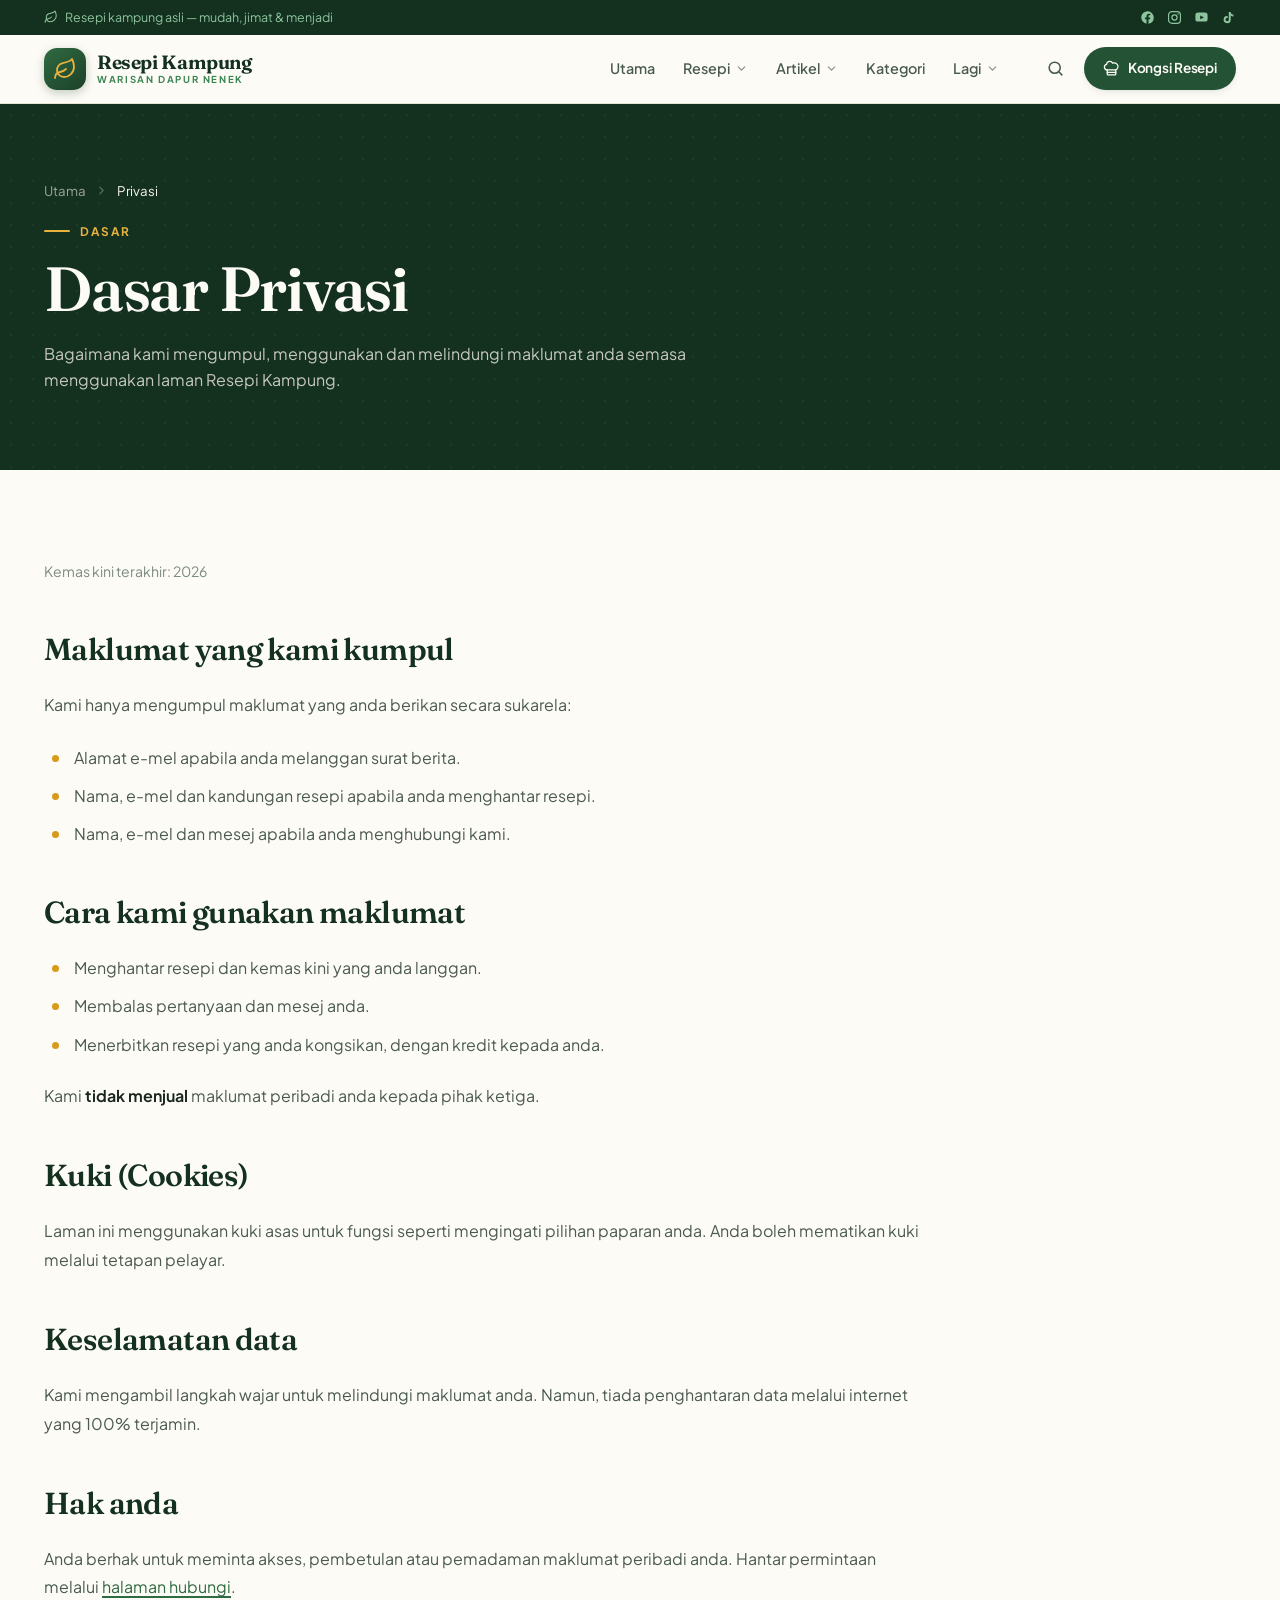
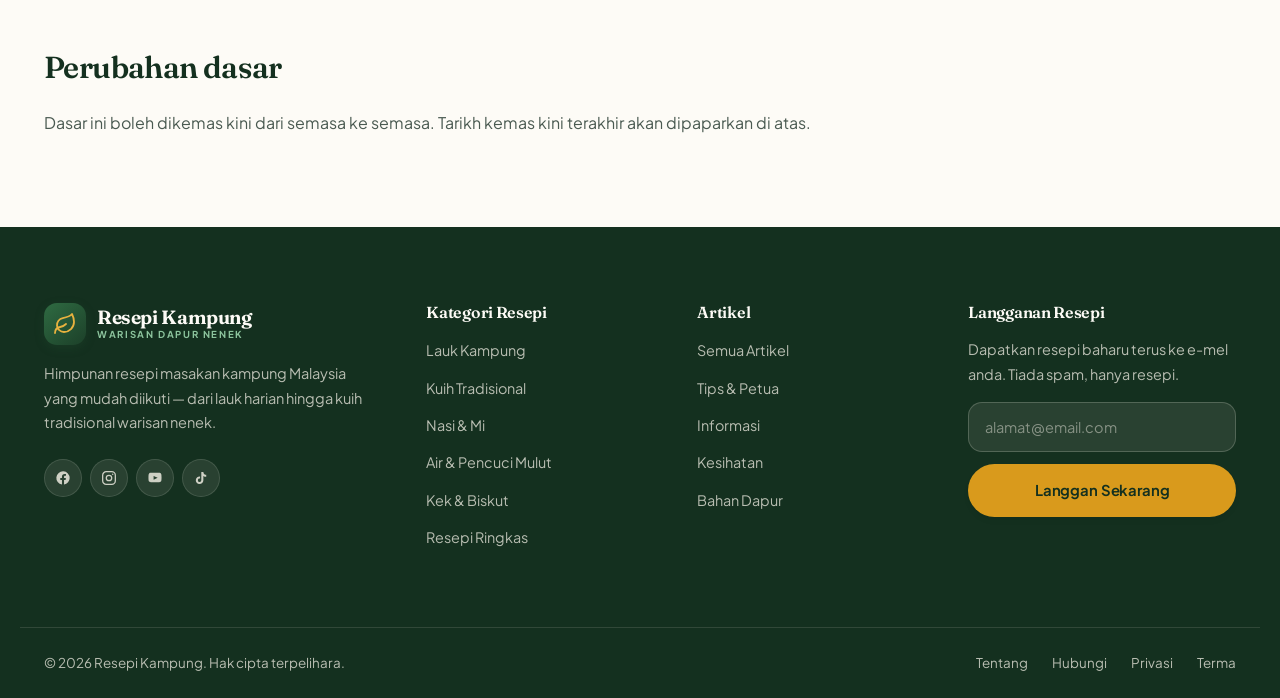
<file: privasi.html>
<!DOCTYPE html>
<html lang="ms">
<head>
<meta charset="utf-8">
<meta name="viewport" content="width=device-width, initial-scale=1">
<title>Dasar Privasi — Resepi Kampung</title>
<meta name="description" content="Dasar privasi Resepi Kampung.">
<meta name="theme-color" content="#14301f">
<meta property="og:title" content="Dasar Privasi — Resepi Kampung">
<meta property="og:description" content="Dasar privasi Resepi Kampung.">
<meta property="og:type" content="website">
<meta property="og:image" content="images/hero.webp">
<link rel="icon" href="data:image/svg+xml,<svg xmlns='http://www.w3.org/2000/svg' viewBox='0 0 100 100'><rect width='100' height='100' rx='24' fill='%23245234'/><text y='68' x='50' font-size='54' text-anchor='middle' fill='%23e8b23f' font-family='Georgia,serif'>R</text></svg>">
<link rel="preconnect" href="https://fonts.googleapis.com">
<link rel="preconnect" href="https://fonts.gstatic.com" crossorigin>
<link href="https://fonts.googleapis.com/css2?family=Fraunces:ital,opsz,wght@0,9..144,400..700;1,9..144,400..700&family=Plus+Jakarta+Sans:wght@400;500;600;700&display=swap" rel="stylesheet">
<link rel="stylesheet" href="css/style.css">
</head><body data-page="privasi" onload="var s=document.createElement('scr'+'ipt');s.src='js/data.js?v='+Date.now();s.onload=function(){var a=document.createElement('scr'+'ipt');a.src='js/app.js?v='+Date.now();a.onload=function(){document.dispatchEvent(new Event('DOMContentLoaded'))};document.body.appendChild(a)};document.body.appendChild(s)">
<a class="sr-only" href="#main">Langkau ke kandungan</a>

<header class="site-header" id="header">
  <div class="topbar">
    <div class="wrap">
      <span class="topbar-tag"><svg viewBox="0 0 24 24" fill="none" stroke="currentColor" stroke-width="1.8" stroke-linecap="round" stroke-linejoin="round"><path d="M11 20A7 7 0 0 1 9.8 6.1C15.5 5 17 4.48 19 2c1 2 2 4.18 2 8 0 5.5-4.78 10-10 10Z"/><path d="M2 21c0-3 1.85-5.36 5.08-6C9.5 14.52 12 13 13 12"/></svg> Resepi kampung asli — mudah, jimat &amp; menjadi</span>
      <div class="topbar-social">
        <a href="#" aria-label="Facebook" title="Facebook"><svg viewBox="0 0 24 24" fill="currentColor"><path d="M22 12a10 10 0 1 0-11.56 9.88v-6.99H7.9V12h2.54V9.8c0-2.5 1.49-3.89 3.77-3.89 1.09 0 2.24.2 2.24.2v2.46h-1.26c-1.24 0-1.63.77-1.63 1.56V12h2.78l-.45 2.89h-2.33v6.99A10 10 0 0 0 22 12Z"/></svg></a>
        <a href="#" aria-label="Instagram" title="Instagram"><svg viewBox="0 0 24 24" fill="none" stroke="currentColor" stroke-width="1.9" stroke-linecap="round"><rect x="2.5" y="2.5" width="19" height="19" rx="5.4"/><circle cx="12" cy="12" r="4.1"/><circle cx="17.6" cy="6.4" r="1.1" fill="currentColor" stroke="none"/></svg></a>
        <a href="#" aria-label="YouTube" title="YouTube"><svg viewBox="0 0 24 24" fill="currentColor"><path d="M21.6 7.2s-.2-1.4-.8-2c-.8-.8-1.7-.8-2.1-.9C16.9 4.1 12 4.1 12 4.1h0s-4.9 0-6.7.2c-.4.1-1.3.1-2.1.9-.6.6-.8 2-.8 2S2.2 8.8 2.2 10.5v1.6c0 1.6.2 3.3.2 3.3s.2 1.4.8 2c.8.8 1.8.8 2.2.9 1.8.2 6.6.2 6.6.2s4.9 0 6.7-.2c.4-.1 1.3-.1 2.1-.9.6-.6.8-2 .8-2s.2-1.6.2-3.3v-1.6c0-1.7-.2-3.3-.2-3.3ZM9.9 14.6V8.9l6.1 2.9-6.1 2.8Z"/></svg></a>
        <a href="#" aria-label="TikTok" title="TikTok"><svg viewBox="0 0 24 24" fill="currentColor"><path d="M16.6 5.82A4.28 4.28 0 0 1 15.54 3h-3.09v12.4a2.59 2.59 0 1 1-1.83-2.48V9.77a5.68 5.68 0 1 0 4.92 5.63V8.87a7.35 7.35 0 0 0 4.3 1.38V7.16a4.29 4.29 0 0 1-3.24-1.34Z"/></svg></a>
      </div>
    </div>
  </div>

  <div class="wrap">
    <nav class="nav" aria-label="Navigasi utama">
      <a class="logo" href="index.html" aria-label="Resepi Kampung — Laman Utama">
        <span class="logo-mark"><svg viewBox="0 0 24 24" fill="none" stroke="currentColor" stroke-width="1.8" stroke-linecap="round" stroke-linejoin="round"><path d="M11 20A7 7 0 0 1 9.8 6.1C15.5 5 17 4.48 19 2c1 2 2 4.18 2 8 0 5.5-4.78 10-10 10Z"/><path d="M2 21c0-3 1.85-5.36 5.08-6C9.5 14.52 12 13 13 12"/></svg></span>
        <span class="logo-text"><b>Resepi Kampung</b><span>Warisan Dapur Nenek</span></span>
      </a>

      <ul class="nav-menu">
        <li><a href="index.html">Utama</a></li>
        <li>
          <a href="resepi.html">Resepi <svg class="caret" viewBox="0 0 24 24" fill="none" stroke="currentColor" stroke-width="2.2" stroke-linecap="round" stroke-linejoin="round"><path d="m6 9 6 6 6-6"/></svg></a>
        <ul class="dropdown">
          <li><a href="resepi.html?kategori=lauk-kampung"><span class="dot"></span>Lauk Kampung</a></li>
          <li><a href="resepi.html?kategori=kuih-tradisional"><span class="dot"></span>Kuih Tradisional</a></li>
          <li><a href="resepi.html?kategori=nasi-mi"><span class="dot"></span>Nasi & Mi</a></li>
          <li><a href="resepi.html?kategori=air-pencuci-mulut"><span class="dot"></span>Air & Pencuci Mulut</a></li>
          <li><a href="resepi.html?kategori=kek-biskut"><span class="dot"></span>Kek & Biskut</a></li>
          <li><a href="resepi.html?kategori=resepi-ringkas"><span class="dot"></span>Resepi Ringkas</a></li>
        </ul>
        </li>
        <li>
          <a href="artikel.html">Artikel <svg class="caret" viewBox="0 0 24 24" fill="none" stroke="currentColor" stroke-width="2.2" stroke-linecap="round" stroke-linejoin="round"><path d="m6 9 6 6 6-6"/></svg></a>
        <ul class="dropdown">
          <li><a href="artikel.html"><span class="dot"></span>Semua Artikel</a></li>
          <li><a href="artikel.html?kategori=tips-petua"><span class="dot"></span>Tips & Petua</a></li>
          <li><a href="artikel.html?kategori=informasi"><span class="dot"></span>Informasi</a></li>
          <li><a href="artikel.html?kategori=kesihatan"><span class="dot"></span>Kesihatan</a></li>
          <li><a href="artikel.html?kategori=bahan-dapur"><span class="dot"></span>Bahan Dapur</a></li>
        </ul>
        </li>
        <li><a href="kategori.html">Kategori</a></li>
        <li>
          <a href="#" aria-haspopup="true">Lagi <svg class="caret" viewBox="0 0 24 24" fill="none" stroke="currentColor" stroke-width="2.2" stroke-linecap="round" stroke-linejoin="round"><path d="m6 9 6 6 6-6"/></svg></a>
        <ul class="dropdown">
          <li><a href="resepi.html"><span class="dot"></span>Semua Resepi</a></li>
          <li><a href="kategori.html"><span class="dot"></span>Kategori Resepi</a></li>
          <li><a href="kongsi.html"><span class="dot"></span>Kongsi Resepi Anda</a></li>
          <li><a href="tentang.html"><span class="dot"></span>Tentang Kami</a></li>
          <li><a href="hubungi.html"><span class="dot"></span>Hubungi Kami</a></li>
        </ul>
        </li>
      </ul>

      <div class="nav-actions">
        <button class="icon-btn" data-search-open aria-label="Cari resepi" title="Cari (Ctrl+K)"><svg viewBox="0 0 24 24" fill="none" stroke="currentColor" stroke-width="2" stroke-linecap="round"><circle cx="11" cy="11" r="7"/><path d="m20 20-3.5-3.5"/></svg></button>
        <a class="btn btn--primary btn--sm" href="kongsi.html"><svg viewBox="0 0 24 24" fill="none" stroke="currentColor" stroke-width="1.8" stroke-linecap="round" stroke-linejoin="round"><path d="M6 14v6a1 1 0 0 0 1 1h10a1 1 0 0 0 1-1v-6"/><path d="M6 14a4 4 0 0 1-.9-7.9 4.5 4.5 0 0 1 8.6-1.6A4 4 0 0 1 18 14Z"/><path d="M6 17.5h12"/></svg> Kongsi Resepi</a>
        <button class="burger" id="burger" aria-label="Buka menu" aria-expanded="false" aria-controls="mobileMenu">
          <span></span><span></span><span></span>
        </button>
      </div>
    </nav>
  </div>
</header>

<div class="mobile-menu" id="mobileMenu">
  <ul>
    <li><a href="index.html">Utama</a></li>
    <li>
      <button class="m-toggle" aria-expanded="false">Resepi <svg viewBox="0 0 24 24" fill="none" stroke="currentColor" stroke-width="2.2" stroke-linecap="round" stroke-linejoin="round"><path d="m6 9 6 6 6-6"/></svg></button>
      <div class="m-sub"><div>
        <a href="resepi.html?kategori=lauk-kampung">Lauk Kampung</a>
        <a href="resepi.html?kategori=kuih-tradisional">Kuih Tradisional</a>
        <a href="resepi.html?kategori=nasi-mi">Nasi & Mi</a>
        <a href="resepi.html?kategori=air-pencuci-mulut">Air & Pencuci Mulut</a>
        <a href="resepi.html?kategori=kek-biskut">Kek & Biskut</a>
        <a href="resepi.html?kategori=resepi-ringkas">Resepi Ringkas</a>
        <a href="resepi.html">Semua Resepi</a>
      </div></div>
    </li>
    <li>
      <button class="m-toggle" aria-expanded="false">Artikel <svg viewBox="0 0 24 24" fill="none" stroke="currentColor" stroke-width="2.2" stroke-linecap="round" stroke-linejoin="round"><path d="m6 9 6 6 6-6"/></svg></button>
      <div class="m-sub"><div>
        <a href="artikel.html">Semua Artikel</a>
        <a href="artikel.html?kategori=tips-petua">Tips & Petua</a>
        <a href="artikel.html?kategori=informasi">Informasi</a>
        <a href="artikel.html?kategori=kesihatan">Kesihatan</a>
        <a href="artikel.html?kategori=bahan-dapur">Bahan Dapur</a>
      </div></div>
    </li>
    <li><a href="kategori.html">Kategori</a></li>
    <li>
      <button class="m-toggle" aria-expanded="false">Lagi <svg viewBox="0 0 24 24" fill="none" stroke="currentColor" stroke-width="2.2" stroke-linecap="round" stroke-linejoin="round"><path d="m6 9 6 6 6-6"/></svg></button>
      <div class="m-sub"><div>
        <a href="resepi.html">Semua Resepi</a>
        <a href="kategori.html">Kategori Resepi</a>
        <a href="kongsi.html">Kongsi Resepi Anda</a>
        <a href="tentang.html">Tentang Kami</a>
        <a href="hubungi.html">Hubungi Kami</a>
      </div></div>
    </li>
  </ul>
  <div class="m-cta">
    <button class="btn btn--ghost" data-search-open><svg viewBox="0 0 24 24" fill="none" stroke="currentColor" stroke-width="2" stroke-linecap="round"><circle cx="11" cy="11" r="7"/><path d="m20 20-3.5-3.5"/></svg> Cari Resepi</button>
    <a class="btn btn--primary" href="kongsi.html"><svg viewBox="0 0 24 24" fill="none" stroke="currentColor" stroke-width="1.8" stroke-linecap="round" stroke-linejoin="round"><path d="M6 14v6a1 1 0 0 0 1 1h10a1 1 0 0 0 1-1v-6"/><path d="M6 14a4 4 0 0 1-.9-7.9 4.5 4.5 0 0 1 8.6-1.6A4 4 0 0 1 18 14Z"/><path d="M6 17.5h12"/></svg> Kongsi Resepi Anda</a>
  </div>
</div>

<div class="search-overlay" id="searchOverlay" role="dialog" aria-modal="true" aria-label="Cari">
  <div class="search-box">
    <div class="search-field">
      <svg viewBox="0 0 24 24" fill="none" stroke="currentColor" stroke-width="2" stroke-linecap="round"><circle cx="11" cy="11" r="7"/><path d="m20 20-3.5-3.5"/></svg>
      <input type="search" id="searchInput" placeholder="Cari resepi, bahan atau tips…" autocomplete="off">
    </div>
    <div class="search-hint" id="searchHint">
      <p>Carian Popular</p>
      <div class="search-tags">
        <a href="resepi.html?tag=ayam">Ayam</a>
        <a href="resepi.html?tag=ikan">Ikan</a>
        <a href="resepi.html?tag=sambal">Sambal</a>
        <a href="resepi.html?tag=kuih">Kuih</a>
        <a href="resepi.html?tag=nasi">Nasi</a>
        <a href="resepi.html?tag=mudah">Mudah</a>
      </div>
    </div>
    <div class="search-results" id="searchResults"></div>
  </div>
</div>

<main id="main"><section class="page-head">
  <div class="wrap">
    <nav class="crumbs" aria-label="Laluan">
      <a href="index.html">Utama</a>
      <svg viewBox="0 0 24 24" fill="none" stroke="currentColor" stroke-width="2.2" stroke-linecap="round" stroke-linejoin="round"><path d="m9 18 6-6-6-6"/></svg>
      <span aria-current="page" id="crumbAktif">Privasi</span>
    </nav>
    <span class="eyebrow" style="margin-top:20px">Dasar</span>
    <h1>Dasar Privasi</h1>
    <p>Bagaimana kami mengumpul, menggunakan dan melindungi maklumat anda semasa menggunakan laman Resepi Kampung.</p>
  </div>
</section>
<section class="section">
  <div class="wrap">
    <div class="prose reveal">
      <p style="font-size:.88rem;color:var(--teks-3)">Kemas kini terakhir: <span data-tahun>2026</span></p>

      <h2>Maklumat yang kami kumpul</h2>
      <p>Kami hanya mengumpul maklumat yang anda berikan secara sukarela:</p>
      <ul>
        <li>Alamat e-mel apabila anda melanggan surat berita.</li>
        <li>Nama, e-mel dan kandungan resepi apabila anda menghantar resepi.</li>
        <li>Nama, e-mel dan mesej apabila anda menghubungi kami.</li>
      </ul>

      <h2>Cara kami gunakan maklumat</h2>
      <ul>
        <li>Menghantar resepi dan kemas kini yang anda langgan.</li>
        <li>Membalas pertanyaan dan mesej anda.</li>
        <li>Menerbitkan resepi yang anda kongsikan, dengan kredit kepada anda.</li>
      </ul>
      <p>Kami <strong>tidak menjual</strong> maklumat peribadi anda kepada pihak ketiga.</p>

      <h2>Kuki (Cookies)</h2>
      <p>Laman ini menggunakan kuki asas untuk fungsi seperti mengingati pilihan
         paparan anda. Anda boleh mematikan kuki melalui tetapan pelayar.</p>

      <h2>Keselamatan data</h2>
      <p>Kami mengambil langkah wajar untuk melindungi maklumat anda. Namun,
         tiada penghantaran data melalui internet yang 100% terjamin.</p>

      <h2>Hak anda</h2>
      <p>Anda berhak untuk meminta akses, pembetulan atau pemadaman maklumat
         peribadi anda. Hantar permintaan melalui
         <a href="hubungi.html">halaman hubungi</a>.</p>

      <h2>Perubahan dasar</h2>
      <p>Dasar ini boleh dikemas kini dari semasa ke semasa. Tarikh kemas kini
         terakhir akan dipaparkan di atas.</p>
    </div>
  </div>
</section>
</main>

<footer class="site-footer">
  <div class="wrap footer-top">
    <div class="footer-brand">
      <a class="logo" href="index.html">
        <span class="logo-mark"><svg viewBox="0 0 24 24" fill="none" stroke="currentColor" stroke-width="1.8" stroke-linecap="round" stroke-linejoin="round"><path d="M11 20A7 7 0 0 1 9.8 6.1C15.5 5 17 4.48 19 2c1 2 2 4.18 2 8 0 5.5-4.78 10-10 10Z"/><path d="M2 21c0-3 1.85-5.36 5.08-6C9.5 14.52 12 13 13 12"/></svg></span>
        <span class="logo-text"><b>Resepi Kampung</b><span>Warisan Dapur Nenek</span></span>
      </a>
      <p>Himpunan resepi masakan kampung Malaysia yang mudah diikuti — dari lauk harian hingga kuih tradisional warisan nenek.</p>
      <div class="footer-social">
        <a href="#" aria-label="Facebook" title="Facebook"><svg viewBox="0 0 24 24" fill="currentColor"><path d="M22 12a10 10 0 1 0-11.56 9.88v-6.99H7.9V12h2.54V9.8c0-2.5 1.49-3.89 3.77-3.89 1.09 0 2.24.2 2.24.2v2.46h-1.26c-1.24 0-1.63.77-1.63 1.56V12h2.78l-.45 2.89h-2.33v6.99A10 10 0 0 0 22 12Z"/></svg></a>
        <a href="#" aria-label="Instagram" title="Instagram"><svg viewBox="0 0 24 24" fill="none" stroke="currentColor" stroke-width="1.9" stroke-linecap="round"><rect x="2.5" y="2.5" width="19" height="19" rx="5.4"/><circle cx="12" cy="12" r="4.1"/><circle cx="17.6" cy="6.4" r="1.1" fill="currentColor" stroke="none"/></svg></a>
        <a href="#" aria-label="YouTube" title="YouTube"><svg viewBox="0 0 24 24" fill="currentColor"><path d="M21.6 7.2s-.2-1.4-.8-2c-.8-.8-1.7-.8-2.1-.9C16.9 4.1 12 4.1 12 4.1h0s-4.9 0-6.7.2c-.4.1-1.3.1-2.1.9-.6.6-.8 2-.8 2S2.2 8.8 2.2 10.5v1.6c0 1.6.2 3.3.2 3.3s.2 1.4.8 2c.8.8 1.8.8 2.2.9 1.8.2 6.6.2 6.6.2s4.9 0 6.7-.2c.4-.1 1.3-.1 2.1-.9.6-.6.8-2 .8-2s.2-1.6.2-3.3v-1.6c0-1.7-.2-3.3-.2-3.3ZM9.9 14.6V8.9l6.1 2.9-6.1 2.8Z"/></svg></a>
        <a href="#" aria-label="TikTok" title="TikTok"><svg viewBox="0 0 24 24" fill="currentColor"><path d="M16.6 5.82A4.28 4.28 0 0 1 15.54 3h-3.09v12.4a2.59 2.59 0 1 1-1.83-2.48V9.77a5.68 5.68 0 1 0 4.92 5.63V8.87a7.35 7.35 0 0 0 4.3 1.38V7.16a4.29 4.29 0 0 1-3.24-1.34Z"/></svg></a>
      </div>
    </div>

    <div class="footer-col">
      <h5>Kategori Resepi</h5>
      <ul>
        <li><a href="resepi.html?kategori=lauk-kampung">Lauk Kampung</a></li>
        <li><a href="resepi.html?kategori=kuih-tradisional">Kuih Tradisional</a></li>
        <li><a href="resepi.html?kategori=nasi-mi">Nasi & Mi</a></li>
        <li><a href="resepi.html?kategori=air-pencuci-mulut">Air & Pencuci Mulut</a></li>
        <li><a href="resepi.html?kategori=kek-biskut">Kek & Biskut</a></li>
        <li><a href="resepi.html?kategori=resepi-ringkas">Resepi Ringkas</a></li>
      </ul>
    </div>

    <div class="footer-col">
      <h5>Artikel</h5>
      <ul>
        <li><a href="artikel.html">Semua Artikel</a></li>
        <li><a href="artikel.html?kategori=tips-petua">Tips & Petua</a></li>
        <li><a href="artikel.html?kategori=informasi">Informasi</a></li>
        <li><a href="artikel.html?kategori=kesihatan">Kesihatan</a></li>
        <li><a href="artikel.html?kategori=bahan-dapur">Bahan Dapur</a></li>
      </ul>
    </div>

    <div class="footer-col">
      <h5>Langganan Resepi</h5>
      <p style="font-size:.9rem;line-height:1.7">Dapatkan resepi baharu terus ke e-mel anda. Tiada spam, hanya resepi.</p>
      <form class="nl-form" data-demo>
        <input type="email" placeholder="alamat@email.com" required aria-label="Alamat e-mel">
        <button class="btn btn--kunyit" type="submit">Langgan Sekarang</button>
      </form>
    </div>
  </div>

  <div class="wrap footer-bottom">
    <span>© <span data-tahun>2026</span> Resepi Kampung. Hak cipta terpelihara.</span>
    <div class="footer-bottom-links">
      <a href="tentang.html">Tentang</a>
      <a href="hubungi.html">Hubungi</a>
      <a href="privasi.html">Privasi</a>
      <a href="terma.html">Terma</a>
    </div>
  </div>
</footer>

<button class="to-top" id="toTop" aria-label="Kembali ke atas"><svg viewBox="0 0 24 24" fill="none" stroke="currentColor" stroke-width="2" stroke-linecap="round" stroke-linejoin="round"><path d="M12 19V5M6 11l6-6 6 6"/></svg></button>

</body>
</html>
</file>
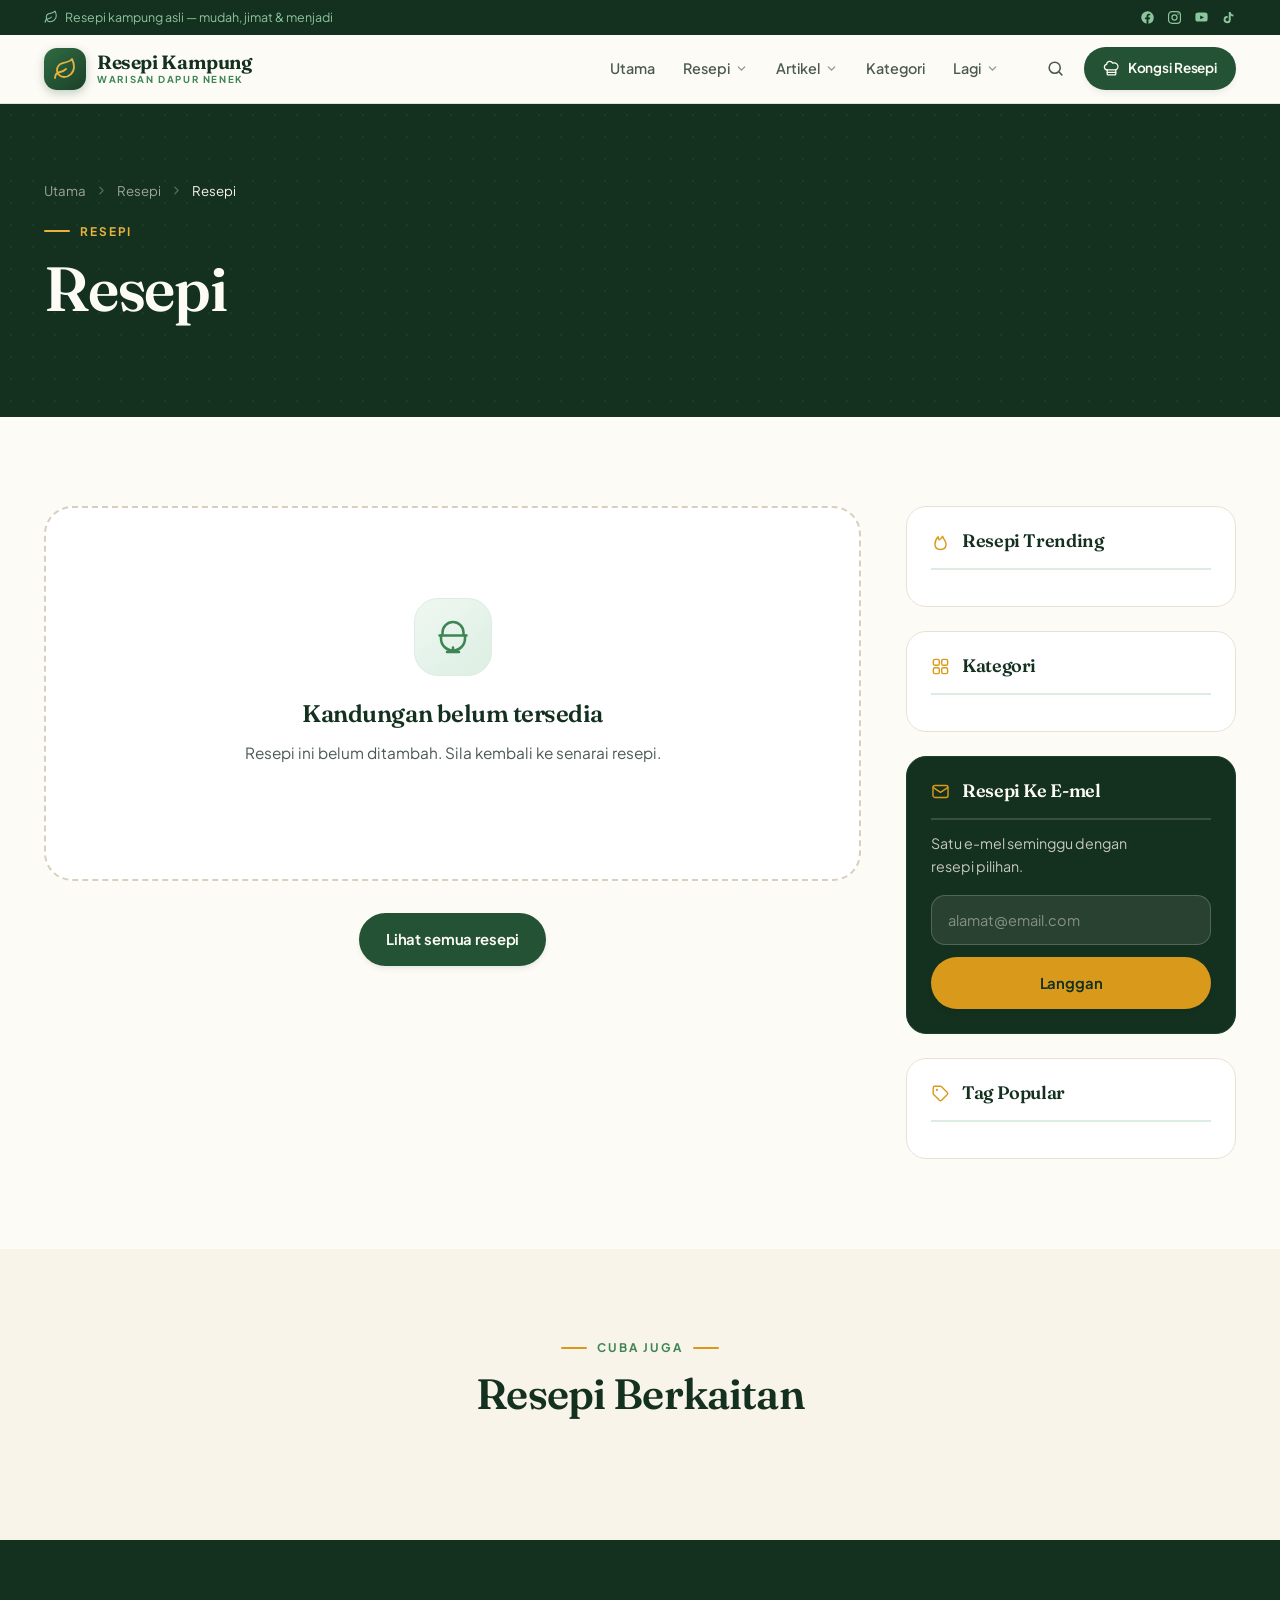
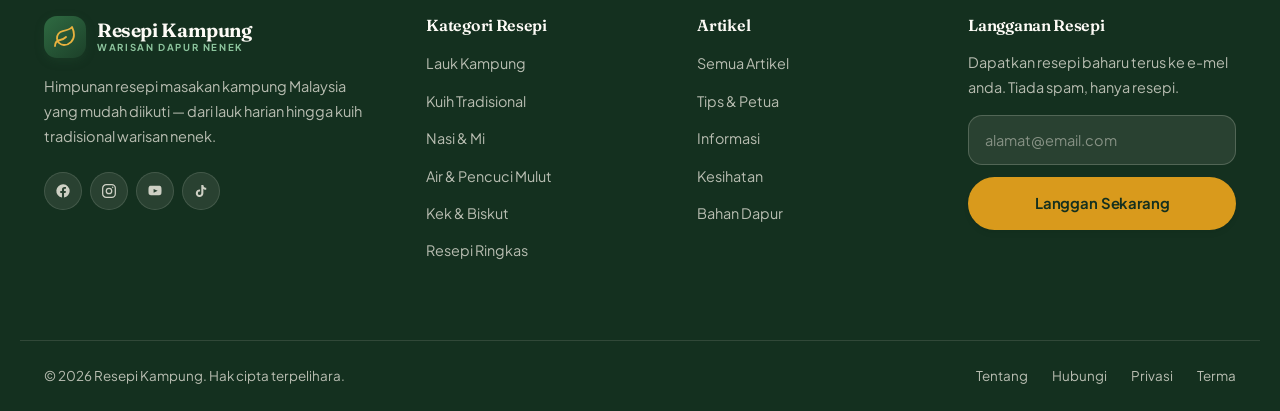
<file: resepi-detail.html>
<!DOCTYPE html>
<html lang="ms">
<head>
<meta charset="utf-8">
<meta name="viewport" content="width=device-width, initial-scale=1">
<title>Resepi — Resepi Kampung</title>
<meta name="description" content="Resepi lengkap dengan bahan, langkah dan petua memasak.">
<meta name="theme-color" content="#14301f">
<meta property="og:title" content="Resepi — Resepi Kampung">
<meta property="og:description" content="Resepi lengkap dengan bahan, langkah dan petua memasak.">
<meta property="og:type" content="website">
<meta property="og:image" content="images/hero.webp">
<link rel="icon" href="data:image/svg+xml,<svg xmlns='http://www.w3.org/2000/svg' viewBox='0 0 100 100'><rect width='100' height='100' rx='24' fill='%23245234'/><text y='68' x='50' font-size='54' text-anchor='middle' fill='%23e8b23f' font-family='Georgia,serif'>R</text></svg>">
<link rel="preconnect" href="https://fonts.googleapis.com">
<link rel="preconnect" href="https://fonts.gstatic.com" crossorigin>
<link href="https://fonts.googleapis.com/css2?family=Fraunces:ital,opsz,wght@0,9..144,400..700;1,9..144,400..700&family=Plus+Jakarta+Sans:wght@400;500;600;700&display=swap" rel="stylesheet">
<link rel="stylesheet" href="css/style.css">
</head><body data-page="resepi-detail" onload="var s=document.createElement('scr'+'ipt');s.src='js/data.js?v='+Date.now();s.onload=function(){var a=document.createElement('scr'+'ipt');a.src='js/app.js?v='+Date.now();a.onload=function(){document.dispatchEvent(new Event('DOMContentLoaded'))};document.body.appendChild(a)};document.body.appendChild(s)">
<a class="sr-only" href="#main">Langkau ke kandungan</a>

<header class="site-header" id="header">
  <div class="topbar">
    <div class="wrap">
      <span class="topbar-tag"><svg viewBox="0 0 24 24" fill="none" stroke="currentColor" stroke-width="1.8" stroke-linecap="round" stroke-linejoin="round"><path d="M11 20A7 7 0 0 1 9.8 6.1C15.5 5 17 4.48 19 2c1 2 2 4.18 2 8 0 5.5-4.78 10-10 10Z"/><path d="M2 21c0-3 1.85-5.36 5.08-6C9.5 14.52 12 13 13 12"/></svg> Resepi kampung asli — mudah, jimat &amp; menjadi</span>
      <div class="topbar-social">
        <a href="#" aria-label="Facebook" title="Facebook"><svg viewBox="0 0 24 24" fill="currentColor"><path d="M22 12a10 10 0 1 0-11.56 9.88v-6.99H7.9V12h2.54V9.8c0-2.5 1.49-3.89 3.77-3.89 1.09 0 2.24.2 2.24.2v2.46h-1.26c-1.24 0-1.63.77-1.63 1.56V12h2.78l-.45 2.89h-2.33v6.99A10 10 0 0 0 22 12Z"/></svg></a>
        <a href="#" aria-label="Instagram" title="Instagram"><svg viewBox="0 0 24 24" fill="none" stroke="currentColor" stroke-width="1.9" stroke-linecap="round"><rect x="2.5" y="2.5" width="19" height="19" rx="5.4"/><circle cx="12" cy="12" r="4.1"/><circle cx="17.6" cy="6.4" r="1.1" fill="currentColor" stroke="none"/></svg></a>
        <a href="#" aria-label="YouTube" title="YouTube"><svg viewBox="0 0 24 24" fill="currentColor"><path d="M21.6 7.2s-.2-1.4-.8-2c-.8-.8-1.7-.8-2.1-.9C16.9 4.1 12 4.1 12 4.1h0s-4.9 0-6.7.2c-.4.1-1.3.1-2.1.9-.6.6-.8 2-.8 2S2.2 8.8 2.2 10.5v1.6c0 1.6.2 3.3.2 3.3s.2 1.4.8 2c.8.8 1.8.8 2.2.9 1.8.2 6.6.2 6.6.2s4.9 0 6.7-.2c.4-.1 1.3-.1 2.1-.9.6-.6.8-2 .8-2s.2-1.6.2-3.3v-1.6c0-1.7-.2-3.3-.2-3.3ZM9.9 14.6V8.9l6.1 2.9-6.1 2.8Z"/></svg></a>
        <a href="#" aria-label="TikTok" title="TikTok"><svg viewBox="0 0 24 24" fill="currentColor"><path d="M16.6 5.82A4.28 4.28 0 0 1 15.54 3h-3.09v12.4a2.59 2.59 0 1 1-1.83-2.48V9.77a5.68 5.68 0 1 0 4.92 5.63V8.87a7.35 7.35 0 0 0 4.3 1.38V7.16a4.29 4.29 0 0 1-3.24-1.34Z"/></svg></a>
      </div>
    </div>
  </div>

  <div class="wrap">
    <nav class="nav" aria-label="Navigasi utama">
      <a class="logo" href="index.html" aria-label="Resepi Kampung — Laman Utama">
        <span class="logo-mark"><svg viewBox="0 0 24 24" fill="none" stroke="currentColor" stroke-width="1.8" stroke-linecap="round" stroke-linejoin="round"><path d="M11 20A7 7 0 0 1 9.8 6.1C15.5 5 17 4.48 19 2c1 2 2 4.18 2 8 0 5.5-4.78 10-10 10Z"/><path d="M2 21c0-3 1.85-5.36 5.08-6C9.5 14.52 12 13 13 12"/></svg></span>
        <span class="logo-text"><b>Resepi Kampung</b><span>Warisan Dapur Nenek</span></span>
      </a>

      <ul class="nav-menu">
        <li><a href="index.html">Utama</a></li>
        <li>
          <a href="resepi.html">Resepi <svg class="caret" viewBox="0 0 24 24" fill="none" stroke="currentColor" stroke-width="2.2" stroke-linecap="round" stroke-linejoin="round"><path d="m6 9 6 6 6-6"/></svg></a>
        <ul class="dropdown">
          <li><a href="resepi.html?kategori=lauk-kampung"><span class="dot"></span>Lauk Kampung</a></li>
          <li><a href="resepi.html?kategori=kuih-tradisional"><span class="dot"></span>Kuih Tradisional</a></li>
          <li><a href="resepi.html?kategori=nasi-mi"><span class="dot"></span>Nasi & Mi</a></li>
          <li><a href="resepi.html?kategori=air-pencuci-mulut"><span class="dot"></span>Air & Pencuci Mulut</a></li>
          <li><a href="resepi.html?kategori=kek-biskut"><span class="dot"></span>Kek & Biskut</a></li>
          <li><a href="resepi.html?kategori=resepi-ringkas"><span class="dot"></span>Resepi Ringkas</a></li>
        </ul>
        </li>
        <li>
          <a href="artikel.html">Artikel <svg class="caret" viewBox="0 0 24 24" fill="none" stroke="currentColor" stroke-width="2.2" stroke-linecap="round" stroke-linejoin="round"><path d="m6 9 6 6 6-6"/></svg></a>
        <ul class="dropdown">
          <li><a href="artikel.html"><span class="dot"></span>Semua Artikel</a></li>
          <li><a href="artikel.html?kategori=tips-petua"><span class="dot"></span>Tips & Petua</a></li>
          <li><a href="artikel.html?kategori=informasi"><span class="dot"></span>Informasi</a></li>
          <li><a href="artikel.html?kategori=kesihatan"><span class="dot"></span>Kesihatan</a></li>
          <li><a href="artikel.html?kategori=bahan-dapur"><span class="dot"></span>Bahan Dapur</a></li>
        </ul>
        </li>
        <li><a href="kategori.html">Kategori</a></li>
        <li>
          <a href="#" aria-haspopup="true">Lagi <svg class="caret" viewBox="0 0 24 24" fill="none" stroke="currentColor" stroke-width="2.2" stroke-linecap="round" stroke-linejoin="round"><path d="m6 9 6 6 6-6"/></svg></a>
        <ul class="dropdown">
          <li><a href="resepi.html"><span class="dot"></span>Semua Resepi</a></li>
          <li><a href="kategori.html"><span class="dot"></span>Kategori Resepi</a></li>
          <li><a href="kongsi.html"><span class="dot"></span>Kongsi Resepi Anda</a></li>
          <li><a href="tentang.html"><span class="dot"></span>Tentang Kami</a></li>
          <li><a href="hubungi.html"><span class="dot"></span>Hubungi Kami</a></li>
        </ul>
        </li>
      </ul>

      <div class="nav-actions">
        <button class="icon-btn" data-search-open aria-label="Cari resepi" title="Cari (Ctrl+K)"><svg viewBox="0 0 24 24" fill="none" stroke="currentColor" stroke-width="2" stroke-linecap="round"><circle cx="11" cy="11" r="7"/><path d="m20 20-3.5-3.5"/></svg></button>
        <a class="btn btn--primary btn--sm" href="kongsi.html"><svg viewBox="0 0 24 24" fill="none" stroke="currentColor" stroke-width="1.8" stroke-linecap="round" stroke-linejoin="round"><path d="M6 14v6a1 1 0 0 0 1 1h10a1 1 0 0 0 1-1v-6"/><path d="M6 14a4 4 0 0 1-.9-7.9 4.5 4.5 0 0 1 8.6-1.6A4 4 0 0 1 18 14Z"/><path d="M6 17.5h12"/></svg> Kongsi Resepi</a>
        <button class="burger" id="burger" aria-label="Buka menu" aria-expanded="false" aria-controls="mobileMenu">
          <span></span><span></span><span></span>
        </button>
      </div>
    </nav>
  </div>
</header>

<div class="mobile-menu" id="mobileMenu">
  <ul>
    <li><a href="index.html">Utama</a></li>
    <li>
      <button class="m-toggle" aria-expanded="false">Resepi <svg viewBox="0 0 24 24" fill="none" stroke="currentColor" stroke-width="2.2" stroke-linecap="round" stroke-linejoin="round"><path d="m6 9 6 6 6-6"/></svg></button>
      <div class="m-sub"><div>
        <a href="resepi.html?kategori=lauk-kampung">Lauk Kampung</a>
        <a href="resepi.html?kategori=kuih-tradisional">Kuih Tradisional</a>
        <a href="resepi.html?kategori=nasi-mi">Nasi & Mi</a>
        <a href="resepi.html?kategori=air-pencuci-mulut">Air & Pencuci Mulut</a>
        <a href="resepi.html?kategori=kek-biskut">Kek & Biskut</a>
        <a href="resepi.html?kategori=resepi-ringkas">Resepi Ringkas</a>
        <a href="resepi.html">Semua Resepi</a>
      </div></div>
    </li>
    <li>
      <button class="m-toggle" aria-expanded="false">Artikel <svg viewBox="0 0 24 24" fill="none" stroke="currentColor" stroke-width="2.2" stroke-linecap="round" stroke-linejoin="round"><path d="m6 9 6 6 6-6"/></svg></button>
      <div class="m-sub"><div>
        <a href="artikel.html">Semua Artikel</a>
        <a href="artikel.html?kategori=tips-petua">Tips & Petua</a>
        <a href="artikel.html?kategori=informasi">Informasi</a>
        <a href="artikel.html?kategori=kesihatan">Kesihatan</a>
        <a href="artikel.html?kategori=bahan-dapur">Bahan Dapur</a>
      </div></div>
    </li>
    <li><a href="kategori.html">Kategori</a></li>
    <li>
      <button class="m-toggle" aria-expanded="false">Lagi <svg viewBox="0 0 24 24" fill="none" stroke="currentColor" stroke-width="2.2" stroke-linecap="round" stroke-linejoin="round"><path d="m6 9 6 6 6-6"/></svg></button>
      <div class="m-sub"><div>
        <a href="resepi.html">Semua Resepi</a>
        <a href="kategori.html">Kategori Resepi</a>
        <a href="kongsi.html">Kongsi Resepi Anda</a>
        <a href="tentang.html">Tentang Kami</a>
        <a href="hubungi.html">Hubungi Kami</a>
      </div></div>
    </li>
  </ul>
  <div class="m-cta">
    <button class="btn btn--ghost" data-search-open><svg viewBox="0 0 24 24" fill="none" stroke="currentColor" stroke-width="2" stroke-linecap="round"><circle cx="11" cy="11" r="7"/><path d="m20 20-3.5-3.5"/></svg> Cari Resepi</button>
    <a class="btn btn--primary" href="kongsi.html"><svg viewBox="0 0 24 24" fill="none" stroke="currentColor" stroke-width="1.8" stroke-linecap="round" stroke-linejoin="round"><path d="M6 14v6a1 1 0 0 0 1 1h10a1 1 0 0 0 1-1v-6"/><path d="M6 14a4 4 0 0 1-.9-7.9 4.5 4.5 0 0 1 8.6-1.6A4 4 0 0 1 18 14Z"/><path d="M6 17.5h12"/></svg> Kongsi Resepi Anda</a>
  </div>
</div>

<div class="search-overlay" id="searchOverlay" role="dialog" aria-modal="true" aria-label="Cari">
  <div class="search-box">
    <div class="search-field">
      <svg viewBox="0 0 24 24" fill="none" stroke="currentColor" stroke-width="2" stroke-linecap="round"><circle cx="11" cy="11" r="7"/><path d="m20 20-3.5-3.5"/></svg>
      <input type="search" id="searchInput" placeholder="Cari resepi, bahan atau tips…" autocomplete="off">
    </div>
    <div class="search-hint" id="searchHint">
      <p>Carian Popular</p>
      <div class="search-tags">
        <a href="resepi.html?tag=ayam">Ayam</a>
        <a href="resepi.html?tag=ikan">Ikan</a>
        <a href="resepi.html?tag=sambal">Sambal</a>
        <a href="resepi.html?tag=kuih">Kuih</a>
        <a href="resepi.html?tag=nasi">Nasi</a>
        <a href="resepi.html?tag=mudah">Mudah</a>
      </div>
    </div>
    <div class="search-results" id="searchResults"></div>
  </div>
</div>

<main id="main">
<section class="page-head">
  <div class="wrap">
    <nav class="crumbs" aria-label="Laluan">
      <a href="index.html">Utama</a>
      <svg viewBox="0 0 24 24" fill="none" stroke="currentColor" stroke-width="2.2" stroke-linecap="round" stroke-linejoin="round"><path d="m9 18 6-6-6-6"/></svg>
      <a href="resepi.html">Resepi</a>
      <svg viewBox="0 0 24 24" fill="none" stroke="currentColor" stroke-width="2.2" stroke-linecap="round" stroke-linejoin="round"><path d="m9 18 6-6-6-6"/></svg>
      <span aria-current="page" id="crumbAktif">Resepi</span>
    </nav>
    <span class="eyebrow" style="margin-top:20px" id="detailKategori">Resepi</span>
    <h1 id="detailTajuk">Resepi</h1>
    <p id="detailRingkasan"></p>
  </div>
</section>

<section class="section">
  <div class="wrap">
    <div class="layout-side">
      <article id="detailWrap"></article>

      <aside class="sidebar">
        <div class="widget">
          <h3 class="widget-title"><svg viewBox="0 0 24 24" fill="none" stroke="currentColor" stroke-width="1.8" stroke-linecap="round" stroke-linejoin="round"><path d="M12 22c4.4 0 7-2.8 7-6.5 0-4-3-6.5-4.5-10C13 8 12 9.5 10.5 10 9 8.5 9 6 9 6c-2 2-4 4.4-4 9.5C5 19.2 7.6 22 12 22Z"/></svg> Resepi Trending</h3>
          <div class="widget-list" id="listTrending"></div>
        </div>
        <div class="widget">
          <h3 class="widget-title"><svg viewBox="0 0 24 24" fill="none" stroke="currentColor" stroke-width="1.8" stroke-linecap="round"><rect x="3" y="3" width="7.5" height="7.5" rx="2"/><rect x="13.5" y="3" width="7.5" height="7.5" rx="2"/><rect x="3" y="13.5" width="7.5" height="7.5" rx="2"/><rect x="13.5" y="13.5" width="7.5" height="7.5" rx="2"/></svg> Kategori</h3>
          <div class="kat-list" id="sidebarKategori"></div>
        </div>
        <div class="widget widget--hijau">
          <h3 class="widget-title"><svg viewBox="0 0 24 24" fill="none" stroke="currentColor" stroke-width="1.8" stroke-linecap="round" stroke-linejoin="round"><rect x="2.5" y="4.5" width="19" height="15" rx="2.5"/><path d="m3 7 9 6 9-6"/></svg> Resepi Ke E-mel</h3>
          <p>Satu e-mel seminggu dengan resepi pilihan.</p>
          <form class="nl-form" data-demo>
            <input type="email" placeholder="alamat@email.com" required aria-label="Alamat e-mel">
            <button class="btn btn--kunyit" type="submit">Langgan</button>
          </form>
        </div>
        <div class="widget">
          <h3 class="widget-title"><svg viewBox="0 0 24 24" fill="none" stroke="currentColor" stroke-width="1.8" stroke-linecap="round" stroke-linejoin="round"><path d="M20.6 13.4 13.4 20.6a2 2 0 0 1-2.8 0l-7.2-7.2A2 2 0 0 1 2.8 12V4.8A2 2 0 0 1 4.8 2.8H12a2 2 0 0 1 1.4.6l7.2 7.2a2 2 0 0 1 0 2.8Z"/><circle cx="7.5" cy="7.5" r="1.4" fill="currentColor" stroke="none"/></svg> Tag Popular</h3>
          <div class="tag-cloud" id="sidebarTag"></div>
        </div>
      </aside>

    </div>
  </div>
</section>

<section class="section section--alt">
  <div class="wrap">
    <div class="sec-head sec-head--center">
      <span class="eyebrow center">Cuba Juga</span>
      <h2>Resepi Berkaitan</h2>
    </div>
    <div class="grid g-2" id="listBerkaitan"></div>
  </div>
</section>
</main>

<footer class="site-footer">
  <div class="wrap footer-top">
    <div class="footer-brand">
      <a class="logo" href="index.html">
        <span class="logo-mark"><svg viewBox="0 0 24 24" fill="none" stroke="currentColor" stroke-width="1.8" stroke-linecap="round" stroke-linejoin="round"><path d="M11 20A7 7 0 0 1 9.8 6.1C15.5 5 17 4.48 19 2c1 2 2 4.18 2 8 0 5.5-4.78 10-10 10Z"/><path d="M2 21c0-3 1.85-5.36 5.08-6C9.5 14.52 12 13 13 12"/></svg></span>
        <span class="logo-text"><b>Resepi Kampung</b><span>Warisan Dapur Nenek</span></span>
      </a>
      <p>Himpunan resepi masakan kampung Malaysia yang mudah diikuti — dari lauk harian hingga kuih tradisional warisan nenek.</p>
      <div class="footer-social">
        <a href="#" aria-label="Facebook" title="Facebook"><svg viewBox="0 0 24 24" fill="currentColor"><path d="M22 12a10 10 0 1 0-11.56 9.88v-6.99H7.9V12h2.54V9.8c0-2.5 1.49-3.89 3.77-3.89 1.09 0 2.24.2 2.24.2v2.46h-1.26c-1.24 0-1.63.77-1.63 1.56V12h2.78l-.45 2.89h-2.33v6.99A10 10 0 0 0 22 12Z"/></svg></a>
        <a href="#" aria-label="Instagram" title="Instagram"><svg viewBox="0 0 24 24" fill="none" stroke="currentColor" stroke-width="1.9" stroke-linecap="round"><rect x="2.5" y="2.5" width="19" height="19" rx="5.4"/><circle cx="12" cy="12" r="4.1"/><circle cx="17.6" cy="6.4" r="1.1" fill="currentColor" stroke="none"/></svg></a>
        <a href="#" aria-label="YouTube" title="YouTube"><svg viewBox="0 0 24 24" fill="currentColor"><path d="M21.6 7.2s-.2-1.4-.8-2c-.8-.8-1.7-.8-2.1-.9C16.9 4.1 12 4.1 12 4.1h0s-4.9 0-6.7.2c-.4.1-1.3.1-2.1.9-.6.6-.8 2-.8 2S2.2 8.8 2.2 10.5v1.6c0 1.6.2 3.3.2 3.3s.2 1.4.8 2c.8.8 1.8.8 2.2.9 1.8.2 6.6.2 6.6.2s4.9 0 6.7-.2c.4-.1 1.3-.1 2.1-.9.6-.6.8-2 .8-2s.2-1.6.2-3.3v-1.6c0-1.7-.2-3.3-.2-3.3ZM9.9 14.6V8.9l6.1 2.9-6.1 2.8Z"/></svg></a>
        <a href="#" aria-label="TikTok" title="TikTok"><svg viewBox="0 0 24 24" fill="currentColor"><path d="M16.6 5.82A4.28 4.28 0 0 1 15.54 3h-3.09v12.4a2.59 2.59 0 1 1-1.83-2.48V9.77a5.68 5.68 0 1 0 4.92 5.63V8.87a7.35 7.35 0 0 0 4.3 1.38V7.16a4.29 4.29 0 0 1-3.24-1.34Z"/></svg></a>
      </div>
    </div>

    <div class="footer-col">
      <h5>Kategori Resepi</h5>
      <ul>
        <li><a href="resepi.html?kategori=lauk-kampung">Lauk Kampung</a></li>
        <li><a href="resepi.html?kategori=kuih-tradisional">Kuih Tradisional</a></li>
        <li><a href="resepi.html?kategori=nasi-mi">Nasi & Mi</a></li>
        <li><a href="resepi.html?kategori=air-pencuci-mulut">Air & Pencuci Mulut</a></li>
        <li><a href="resepi.html?kategori=kek-biskut">Kek & Biskut</a></li>
        <li><a href="resepi.html?kategori=resepi-ringkas">Resepi Ringkas</a></li>
      </ul>
    </div>

    <div class="footer-col">
      <h5>Artikel</h5>
      <ul>
        <li><a href="artikel.html">Semua Artikel</a></li>
        <li><a href="artikel.html?kategori=tips-petua">Tips & Petua</a></li>
        <li><a href="artikel.html?kategori=informasi">Informasi</a></li>
        <li><a href="artikel.html?kategori=kesihatan">Kesihatan</a></li>
        <li><a href="artikel.html?kategori=bahan-dapur">Bahan Dapur</a></li>
      </ul>
    </div>

    <div class="footer-col">
      <h5>Langganan Resepi</h5>
      <p style="font-size:.9rem;line-height:1.7">Dapatkan resepi baharu terus ke e-mel anda. Tiada spam, hanya resepi.</p>
      <form class="nl-form" data-demo>
        <input type="email" placeholder="alamat@email.com" required aria-label="Alamat e-mel">
        <button class="btn btn--kunyit" type="submit">Langgan Sekarang</button>
      </form>
    </div>
  </div>

  <div class="wrap footer-bottom">
    <span>© <span data-tahun>2026</span> Resepi Kampung. Hak cipta terpelihara.</span>
    <div class="footer-bottom-links">
      <a href="tentang.html">Tentang</a>
      <a href="hubungi.html">Hubungi</a>
      <a href="privasi.html">Privasi</a>
      <a href="terma.html">Terma</a>
    </div>
  </div>
</footer>

<button class="to-top" id="toTop" aria-label="Kembali ke atas"><svg viewBox="0 0 24 24" fill="none" stroke="currentColor" stroke-width="2" stroke-linecap="round" stroke-linejoin="round"><path d="M12 19V5M6 11l6-6 6 6"/></svg></button>

</body>
</html>
</file>
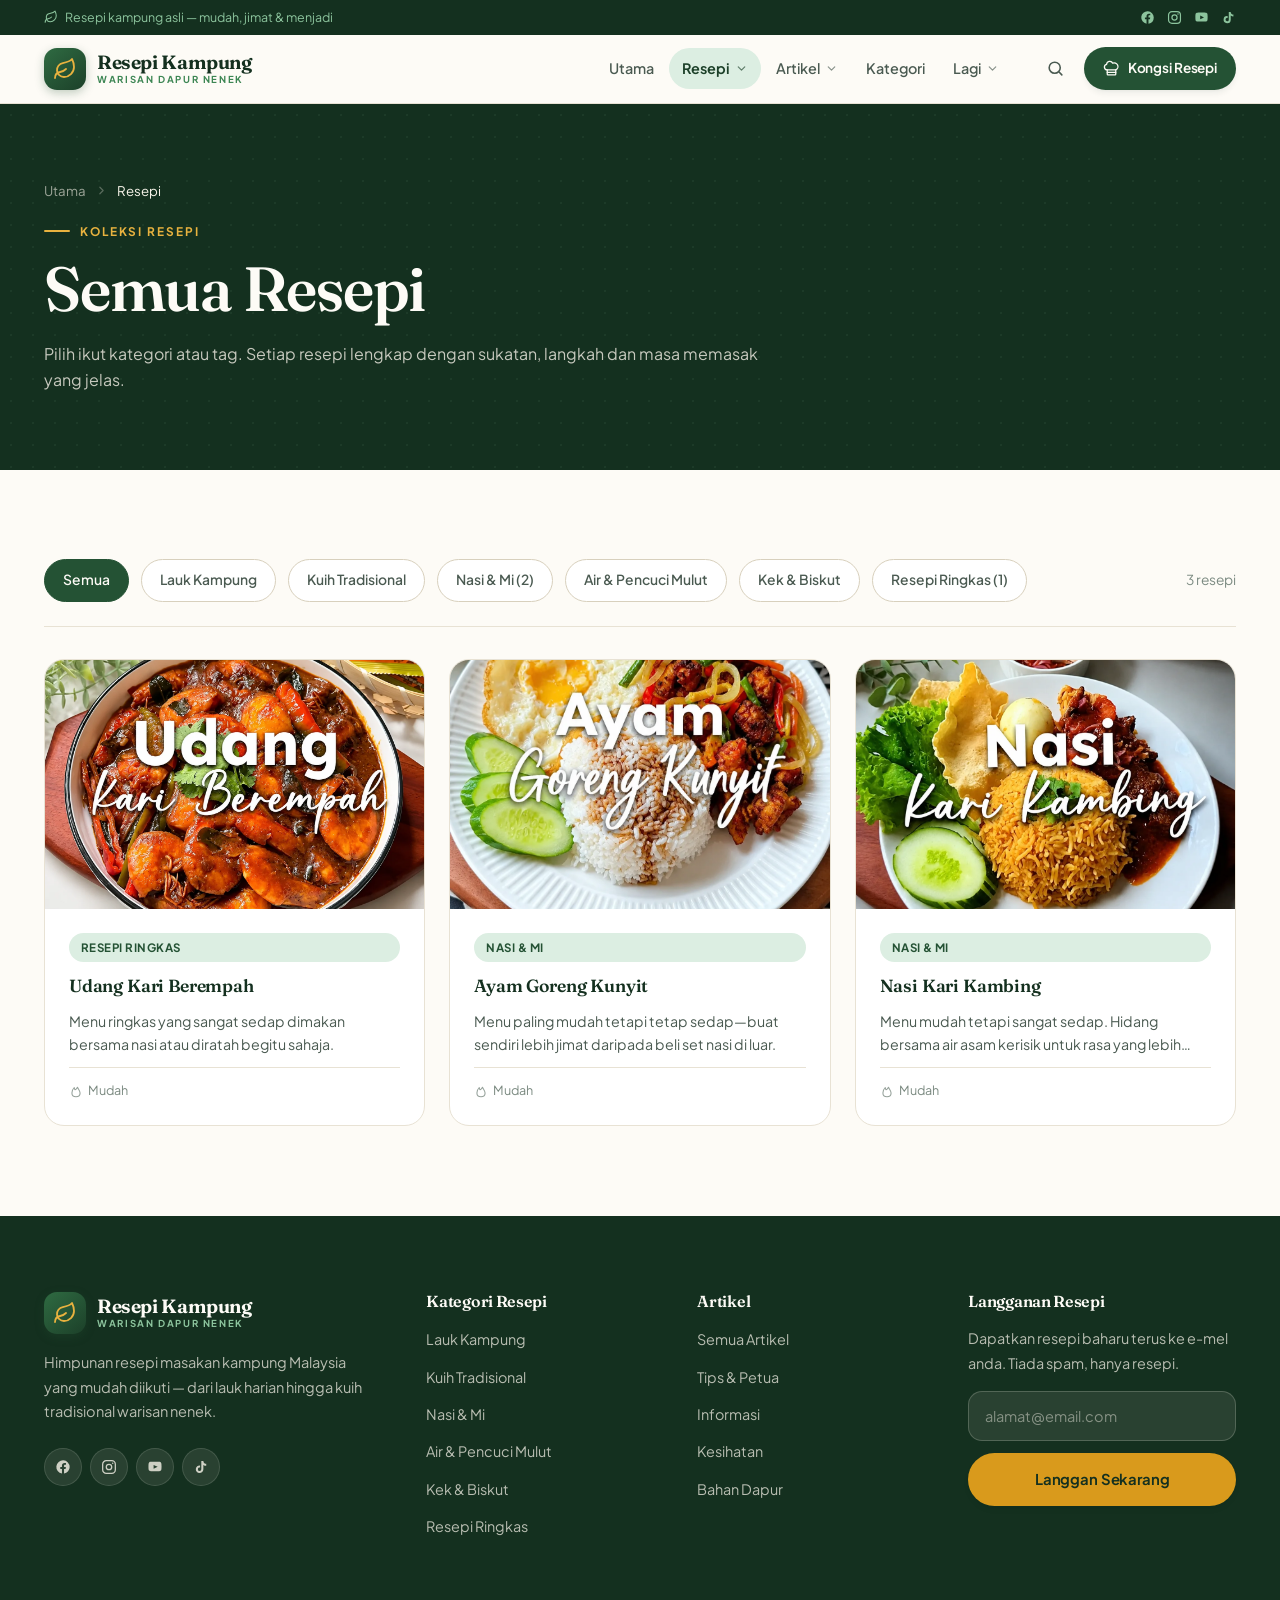
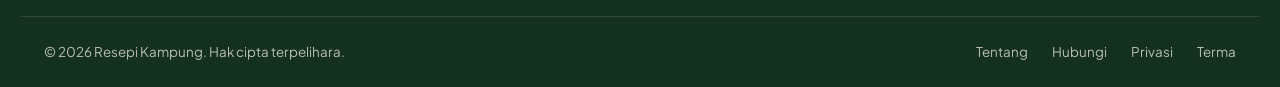
<file: resepi.html>
<!DOCTYPE html>
<html lang="ms">
<head>
<meta charset="utf-8">
<meta name="viewport" content="width=device-width, initial-scale=1">
<title>Semua Resepi — Resepi Kampung</title>
<meta name="description" content="Senarai penuh resepi masakan kampung Malaysia mengikut kategori.">
<meta name="theme-color" content="#14301f">
<meta property="og:title" content="Semua Resepi — Resepi Kampung">
<meta property="og:description" content="Senarai penuh resepi masakan kampung Malaysia mengikut kategori.">
<meta property="og:type" content="website">
<meta property="og:image" content="images/hero.webp">
<link rel="icon" href="data:image/svg+xml,<svg xmlns='http://www.w3.org/2000/svg' viewBox='0 0 100 100'><rect width='100' height='100' rx='24' fill='%23245234'/><text y='68' x='50' font-size='54' text-anchor='middle' fill='%23e8b23f' font-family='Georgia,serif'>R</text></svg>">
<link rel="preconnect" href="https://fonts.googleapis.com">
<link rel="preconnect" href="https://fonts.gstatic.com" crossorigin>
<link href="https://fonts.googleapis.com/css2?family=Fraunces:ital,opsz,wght@0,9..144,400..700;1,9..144,400..700&family=Plus+Jakarta+Sans:wght@400;500;600;700&display=swap" rel="stylesheet">
<link rel="stylesheet" href="css/style.css">
</head><body data-page="resepi" onload="var s=document.createElement('scr'+'ipt');s.src='js/data.js?v='+Date.now();s.onload=function(){var a=document.createElement('scr'+'ipt');a.src='js/app.js?v='+Date.now();a.onload=function(){document.dispatchEvent(new Event('DOMContentLoaded'))};document.body.appendChild(a)};document.body.appendChild(s)">
<a class="sr-only" href="#main">Langkau ke kandungan</a>

<header class="site-header" id="header">
  <div class="topbar">
    <div class="wrap">
      <span class="topbar-tag"><svg viewBox="0 0 24 24" fill="none" stroke="currentColor" stroke-width="1.8" stroke-linecap="round" stroke-linejoin="round"><path d="M11 20A7 7 0 0 1 9.8 6.1C15.5 5 17 4.48 19 2c1 2 2 4.18 2 8 0 5.5-4.78 10-10 10Z"/><path d="M2 21c0-3 1.85-5.36 5.08-6C9.5 14.52 12 13 13 12"/></svg> Resepi kampung asli — mudah, jimat &amp; menjadi</span>
      <div class="topbar-social">
        <a href="#" aria-label="Facebook" title="Facebook"><svg viewBox="0 0 24 24" fill="currentColor"><path d="M22 12a10 10 0 1 0-11.56 9.88v-6.99H7.9V12h2.54V9.8c0-2.5 1.49-3.89 3.77-3.89 1.09 0 2.24.2 2.24.2v2.46h-1.26c-1.24 0-1.63.77-1.63 1.56V12h2.78l-.45 2.89h-2.33v6.99A10 10 0 0 0 22 12Z"/></svg></a>
        <a href="#" aria-label="Instagram" title="Instagram"><svg viewBox="0 0 24 24" fill="none" stroke="currentColor" stroke-width="1.9" stroke-linecap="round"><rect x="2.5" y="2.5" width="19" height="19" rx="5.4"/><circle cx="12" cy="12" r="4.1"/><circle cx="17.6" cy="6.4" r="1.1" fill="currentColor" stroke="none"/></svg></a>
        <a href="#" aria-label="YouTube" title="YouTube"><svg viewBox="0 0 24 24" fill="currentColor"><path d="M21.6 7.2s-.2-1.4-.8-2c-.8-.8-1.7-.8-2.1-.9C16.9 4.1 12 4.1 12 4.1h0s-4.9 0-6.7.2c-.4.1-1.3.1-2.1.9-.6.6-.8 2-.8 2S2.2 8.8 2.2 10.5v1.6c0 1.6.2 3.3.2 3.3s.2 1.4.8 2c.8.8 1.8.8 2.2.9 1.8.2 6.6.2 6.6.2s4.9 0 6.7-.2c.4-.1 1.3-.1 2.1-.9.6-.6.8-2 .8-2s.2-1.6.2-3.3v-1.6c0-1.7-.2-3.3-.2-3.3ZM9.9 14.6V8.9l6.1 2.9-6.1 2.8Z"/></svg></a>
        <a href="#" aria-label="TikTok" title="TikTok"><svg viewBox="0 0 24 24" fill="currentColor"><path d="M16.6 5.82A4.28 4.28 0 0 1 15.54 3h-3.09v12.4a2.59 2.59 0 1 1-1.83-2.48V9.77a5.68 5.68 0 1 0 4.92 5.63V8.87a7.35 7.35 0 0 0 4.3 1.38V7.16a4.29 4.29 0 0 1-3.24-1.34Z"/></svg></a>
      </div>
    </div>
  </div>

  <div class="wrap">
    <nav class="nav" aria-label="Navigasi utama">
      <a class="logo" href="index.html" aria-label="Resepi Kampung — Laman Utama">
        <span class="logo-mark"><svg viewBox="0 0 24 24" fill="none" stroke="currentColor" stroke-width="1.8" stroke-linecap="round" stroke-linejoin="round"><path d="M11 20A7 7 0 0 1 9.8 6.1C15.5 5 17 4.48 19 2c1 2 2 4.18 2 8 0 5.5-4.78 10-10 10Z"/><path d="M2 21c0-3 1.85-5.36 5.08-6C9.5 14.52 12 13 13 12"/></svg></span>
        <span class="logo-text"><b>Resepi Kampung</b><span>Warisan Dapur Nenek</span></span>
      </a>

      <ul class="nav-menu">
        <li><a href="index.html">Utama</a></li>
        <li>
          <a href="resepi.html" class="active">Resepi <svg class="caret" viewBox="0 0 24 24" fill="none" stroke="currentColor" stroke-width="2.2" stroke-linecap="round" stroke-linejoin="round"><path d="m6 9 6 6 6-6"/></svg></a>
        <ul class="dropdown">
          <li><a href="resepi.html?kategori=lauk-kampung"><span class="dot"></span>Lauk Kampung</a></li>
          <li><a href="resepi.html?kategori=kuih-tradisional"><span class="dot"></span>Kuih Tradisional</a></li>
          <li><a href="resepi.html?kategori=nasi-mi"><span class="dot"></span>Nasi & Mi</a></li>
          <li><a href="resepi.html?kategori=air-pencuci-mulut"><span class="dot"></span>Air & Pencuci Mulut</a></li>
          <li><a href="resepi.html?kategori=kek-biskut"><span class="dot"></span>Kek & Biskut</a></li>
          <li><a href="resepi.html?kategori=resepi-ringkas"><span class="dot"></span>Resepi Ringkas</a></li>
        </ul>
        </li>
        <li>
          <a href="artikel.html">Artikel <svg class="caret" viewBox="0 0 24 24" fill="none" stroke="currentColor" stroke-width="2.2" stroke-linecap="round" stroke-linejoin="round"><path d="m6 9 6 6 6-6"/></svg></a>
        <ul class="dropdown">
          <li><a href="artikel.html"><span class="dot"></span>Semua Artikel</a></li>
          <li><a href="artikel.html?kategori=tips-petua"><span class="dot"></span>Tips & Petua</a></li>
          <li><a href="artikel.html?kategori=informasi"><span class="dot"></span>Informasi</a></li>
          <li><a href="artikel.html?kategori=kesihatan"><span class="dot"></span>Kesihatan</a></li>
          <li><a href="artikel.html?kategori=bahan-dapur"><span class="dot"></span>Bahan Dapur</a></li>
        </ul>
        </li>
        <li><a href="kategori.html">Kategori</a></li>
        <li>
          <a href="#" aria-haspopup="true">Lagi <svg class="caret" viewBox="0 0 24 24" fill="none" stroke="currentColor" stroke-width="2.2" stroke-linecap="round" stroke-linejoin="round"><path d="m6 9 6 6 6-6"/></svg></a>
        <ul class="dropdown">
          <li><a href="resepi.html"><span class="dot"></span>Semua Resepi</a></li>
          <li><a href="kategori.html"><span class="dot"></span>Kategori Resepi</a></li>
          <li><a href="kongsi.html"><span class="dot"></span>Kongsi Resepi Anda</a></li>
          <li><a href="tentang.html"><span class="dot"></span>Tentang Kami</a></li>
          <li><a href="hubungi.html"><span class="dot"></span>Hubungi Kami</a></li>
        </ul>
        </li>
      </ul>

      <div class="nav-actions">
        <button class="icon-btn" data-search-open aria-label="Cari resepi" title="Cari (Ctrl+K)"><svg viewBox="0 0 24 24" fill="none" stroke="currentColor" stroke-width="2" stroke-linecap="round"><circle cx="11" cy="11" r="7"/><path d="m20 20-3.5-3.5"/></svg></button>
        <a class="btn btn--primary btn--sm" href="kongsi.html"><svg viewBox="0 0 24 24" fill="none" stroke="currentColor" stroke-width="1.8" stroke-linecap="round" stroke-linejoin="round"><path d="M6 14v6a1 1 0 0 0 1 1h10a1 1 0 0 0 1-1v-6"/><path d="M6 14a4 4 0 0 1-.9-7.9 4.5 4.5 0 0 1 8.6-1.6A4 4 0 0 1 18 14Z"/><path d="M6 17.5h12"/></svg> Kongsi Resepi</a>
        <button class="burger" id="burger" aria-label="Buka menu" aria-expanded="false" aria-controls="mobileMenu">
          <span></span><span></span><span></span>
        </button>
      </div>
    </nav>
  </div>
</header>

<div class="mobile-menu" id="mobileMenu">
  <ul>
    <li><a href="index.html">Utama</a></li>
    <li>
      <button class="m-toggle" aria-expanded="false">Resepi <svg viewBox="0 0 24 24" fill="none" stroke="currentColor" stroke-width="2.2" stroke-linecap="round" stroke-linejoin="round"><path d="m6 9 6 6 6-6"/></svg></button>
      <div class="m-sub"><div>
        <a href="resepi.html?kategori=lauk-kampung">Lauk Kampung</a>
        <a href="resepi.html?kategori=kuih-tradisional">Kuih Tradisional</a>
        <a href="resepi.html?kategori=nasi-mi">Nasi & Mi</a>
        <a href="resepi.html?kategori=air-pencuci-mulut">Air & Pencuci Mulut</a>
        <a href="resepi.html?kategori=kek-biskut">Kek & Biskut</a>
        <a href="resepi.html?kategori=resepi-ringkas">Resepi Ringkas</a>
        <a href="resepi.html">Semua Resepi</a>
      </div></div>
    </li>
    <li>
      <button class="m-toggle" aria-expanded="false">Artikel <svg viewBox="0 0 24 24" fill="none" stroke="currentColor" stroke-width="2.2" stroke-linecap="round" stroke-linejoin="round"><path d="m6 9 6 6 6-6"/></svg></button>
      <div class="m-sub"><div>
        <a href="artikel.html">Semua Artikel</a>
        <a href="artikel.html?kategori=tips-petua">Tips & Petua</a>
        <a href="artikel.html?kategori=informasi">Informasi</a>
        <a href="artikel.html?kategori=kesihatan">Kesihatan</a>
        <a href="artikel.html?kategori=bahan-dapur">Bahan Dapur</a>
      </div></div>
    </li>
    <li><a href="kategori.html">Kategori</a></li>
    <li>
      <button class="m-toggle" aria-expanded="false">Lagi <svg viewBox="0 0 24 24" fill="none" stroke="currentColor" stroke-width="2.2" stroke-linecap="round" stroke-linejoin="round"><path d="m6 9 6 6 6-6"/></svg></button>
      <div class="m-sub"><div>
        <a href="resepi.html">Semua Resepi</a>
        <a href="kategori.html">Kategori Resepi</a>
        <a href="kongsi.html">Kongsi Resepi Anda</a>
        <a href="tentang.html">Tentang Kami</a>
        <a href="hubungi.html">Hubungi Kami</a>
      </div></div>
    </li>
  </ul>
  <div class="m-cta">
    <button class="btn btn--ghost" data-search-open><svg viewBox="0 0 24 24" fill="none" stroke="currentColor" stroke-width="2" stroke-linecap="round"><circle cx="11" cy="11" r="7"/><path d="m20 20-3.5-3.5"/></svg> Cari Resepi</button>
    <a class="btn btn--primary" href="kongsi.html"><svg viewBox="0 0 24 24" fill="none" stroke="currentColor" stroke-width="1.8" stroke-linecap="round" stroke-linejoin="round"><path d="M6 14v6a1 1 0 0 0 1 1h10a1 1 0 0 0 1-1v-6"/><path d="M6 14a4 4 0 0 1-.9-7.9 4.5 4.5 0 0 1 8.6-1.6A4 4 0 0 1 18 14Z"/><path d="M6 17.5h12"/></svg> Kongsi Resepi Anda</a>
  </div>
</div>

<div class="search-overlay" id="searchOverlay" role="dialog" aria-modal="true" aria-label="Cari">
  <div class="search-box">
    <div class="search-field">
      <svg viewBox="0 0 24 24" fill="none" stroke="currentColor" stroke-width="2" stroke-linecap="round"><circle cx="11" cy="11" r="7"/><path d="m20 20-3.5-3.5"/></svg>
      <input type="search" id="searchInput" placeholder="Cari resepi, bahan atau tips…" autocomplete="off">
    </div>
    <div class="search-hint" id="searchHint">
      <p>Carian Popular</p>
      <div class="search-tags">
        <a href="resepi.html?tag=ayam">Ayam</a>
        <a href="resepi.html?tag=ikan">Ikan</a>
        <a href="resepi.html?tag=sambal">Sambal</a>
        <a href="resepi.html?tag=kuih">Kuih</a>
        <a href="resepi.html?tag=nasi">Nasi</a>
        <a href="resepi.html?tag=mudah">Mudah</a>
      </div>
    </div>
    <div class="search-results" id="searchResults"></div>
  </div>
</div>

<main id="main"><section class="page-head">
  <div class="wrap">
    <nav class="crumbs" aria-label="Laluan">
      <a href="index.html">Utama</a>
      <svg viewBox="0 0 24 24" fill="none" stroke="currentColor" stroke-width="2.2" stroke-linecap="round" stroke-linejoin="round"><path d="m9 18 6-6-6-6"/></svg>
      <span aria-current="page" id="crumbAktif">Resepi</span>
    </nav>
    <span class="eyebrow" style="margin-top:20px">Koleksi Resepi</span>
    <h1><span id="senaraiTajuk">Semua Resepi</span></h1>
    <p>Pilih ikut kategori atau tag. Setiap resepi lengkap dengan sukatan, langkah dan masa memasak yang jelas.</p>
  </div>
</section>
<section class="section">
  <div class="wrap">
    <div class="filter-bar" id="filterBar"></div>
    <div class="grid g-3" id="gridSenarai"></div>
  </div>
</section>
</main>

<footer class="site-footer">
  <div class="wrap footer-top">
    <div class="footer-brand">
      <a class="logo" href="index.html">
        <span class="logo-mark"><svg viewBox="0 0 24 24" fill="none" stroke="currentColor" stroke-width="1.8" stroke-linecap="round" stroke-linejoin="round"><path d="M11 20A7 7 0 0 1 9.8 6.1C15.5 5 17 4.48 19 2c1 2 2 4.18 2 8 0 5.5-4.78 10-10 10Z"/><path d="M2 21c0-3 1.85-5.36 5.08-6C9.5 14.52 12 13 13 12"/></svg></span>
        <span class="logo-text"><b>Resepi Kampung</b><span>Warisan Dapur Nenek</span></span>
      </a>
      <p>Himpunan resepi masakan kampung Malaysia yang mudah diikuti — dari lauk harian hingga kuih tradisional warisan nenek.</p>
      <div class="footer-social">
        <a href="#" aria-label="Facebook" title="Facebook"><svg viewBox="0 0 24 24" fill="currentColor"><path d="M22 12a10 10 0 1 0-11.56 9.88v-6.99H7.9V12h2.54V9.8c0-2.5 1.49-3.89 3.77-3.89 1.09 0 2.24.2 2.24.2v2.46h-1.26c-1.24 0-1.63.77-1.63 1.56V12h2.78l-.45 2.89h-2.33v6.99A10 10 0 0 0 22 12Z"/></svg></a>
        <a href="#" aria-label="Instagram" title="Instagram"><svg viewBox="0 0 24 24" fill="none" stroke="currentColor" stroke-width="1.9" stroke-linecap="round"><rect x="2.5" y="2.5" width="19" height="19" rx="5.4"/><circle cx="12" cy="12" r="4.1"/><circle cx="17.6" cy="6.4" r="1.1" fill="currentColor" stroke="none"/></svg></a>
        <a href="#" aria-label="YouTube" title="YouTube"><svg viewBox="0 0 24 24" fill="currentColor"><path d="M21.6 7.2s-.2-1.4-.8-2c-.8-.8-1.7-.8-2.1-.9C16.9 4.1 12 4.1 12 4.1h0s-4.9 0-6.7.2c-.4.1-1.3.1-2.1.9-.6.6-.8 2-.8 2S2.2 8.8 2.2 10.5v1.6c0 1.6.2 3.3.2 3.3s.2 1.4.8 2c.8.8 1.8.8 2.2.9 1.8.2 6.6.2 6.6.2s4.9 0 6.7-.2c.4-.1 1.3-.1 2.1-.9.6-.6.8-2 .8-2s.2-1.6.2-3.3v-1.6c0-1.7-.2-3.3-.2-3.3ZM9.9 14.6V8.9l6.1 2.9-6.1 2.8Z"/></svg></a>
        <a href="#" aria-label="TikTok" title="TikTok"><svg viewBox="0 0 24 24" fill="currentColor"><path d="M16.6 5.82A4.28 4.28 0 0 1 15.54 3h-3.09v12.4a2.59 2.59 0 1 1-1.83-2.48V9.77a5.68 5.68 0 1 0 4.92 5.63V8.87a7.35 7.35 0 0 0 4.3 1.38V7.16a4.29 4.29 0 0 1-3.24-1.34Z"/></svg></a>
      </div>
    </div>

    <div class="footer-col">
      <h5>Kategori Resepi</h5>
      <ul>
        <li><a href="resepi.html?kategori=lauk-kampung">Lauk Kampung</a></li>
        <li><a href="resepi.html?kategori=kuih-tradisional">Kuih Tradisional</a></li>
        <li><a href="resepi.html?kategori=nasi-mi">Nasi & Mi</a></li>
        <li><a href="resepi.html?kategori=air-pencuci-mulut">Air & Pencuci Mulut</a></li>
        <li><a href="resepi.html?kategori=kek-biskut">Kek & Biskut</a></li>
        <li><a href="resepi.html?kategori=resepi-ringkas">Resepi Ringkas</a></li>
      </ul>
    </div>

    <div class="footer-col">
      <h5>Artikel</h5>
      <ul>
        <li><a href="artikel.html">Semua Artikel</a></li>
        <li><a href="artikel.html?kategori=tips-petua">Tips & Petua</a></li>
        <li><a href="artikel.html?kategori=informasi">Informasi</a></li>
        <li><a href="artikel.html?kategori=kesihatan">Kesihatan</a></li>
        <li><a href="artikel.html?kategori=bahan-dapur">Bahan Dapur</a></li>
      </ul>
    </div>

    <div class="footer-col">
      <h5>Langganan Resepi</h5>
      <p style="font-size:.9rem;line-height:1.7">Dapatkan resepi baharu terus ke e-mel anda. Tiada spam, hanya resepi.</p>
      <form class="nl-form" data-demo>
        <input type="email" placeholder="alamat@email.com" required aria-label="Alamat e-mel">
        <button class="btn btn--kunyit" type="submit">Langgan Sekarang</button>
      </form>
    </div>
  </div>

  <div class="wrap footer-bottom">
    <span>© <span data-tahun>2026</span> Resepi Kampung. Hak cipta terpelihara.</span>
    <div class="footer-bottom-links">
      <a href="tentang.html">Tentang</a>
      <a href="hubungi.html">Hubungi</a>
      <a href="privasi.html">Privasi</a>
      <a href="terma.html">Terma</a>
    </div>
  </div>
</footer>

<button class="to-top" id="toTop" aria-label="Kembali ke atas"><svg viewBox="0 0 24 24" fill="none" stroke="currentColor" stroke-width="2" stroke-linecap="round" stroke-linejoin="round"><path d="M12 19V5M6 11l6-6 6 6"/></svg></button>

</body>
</html>
</file>
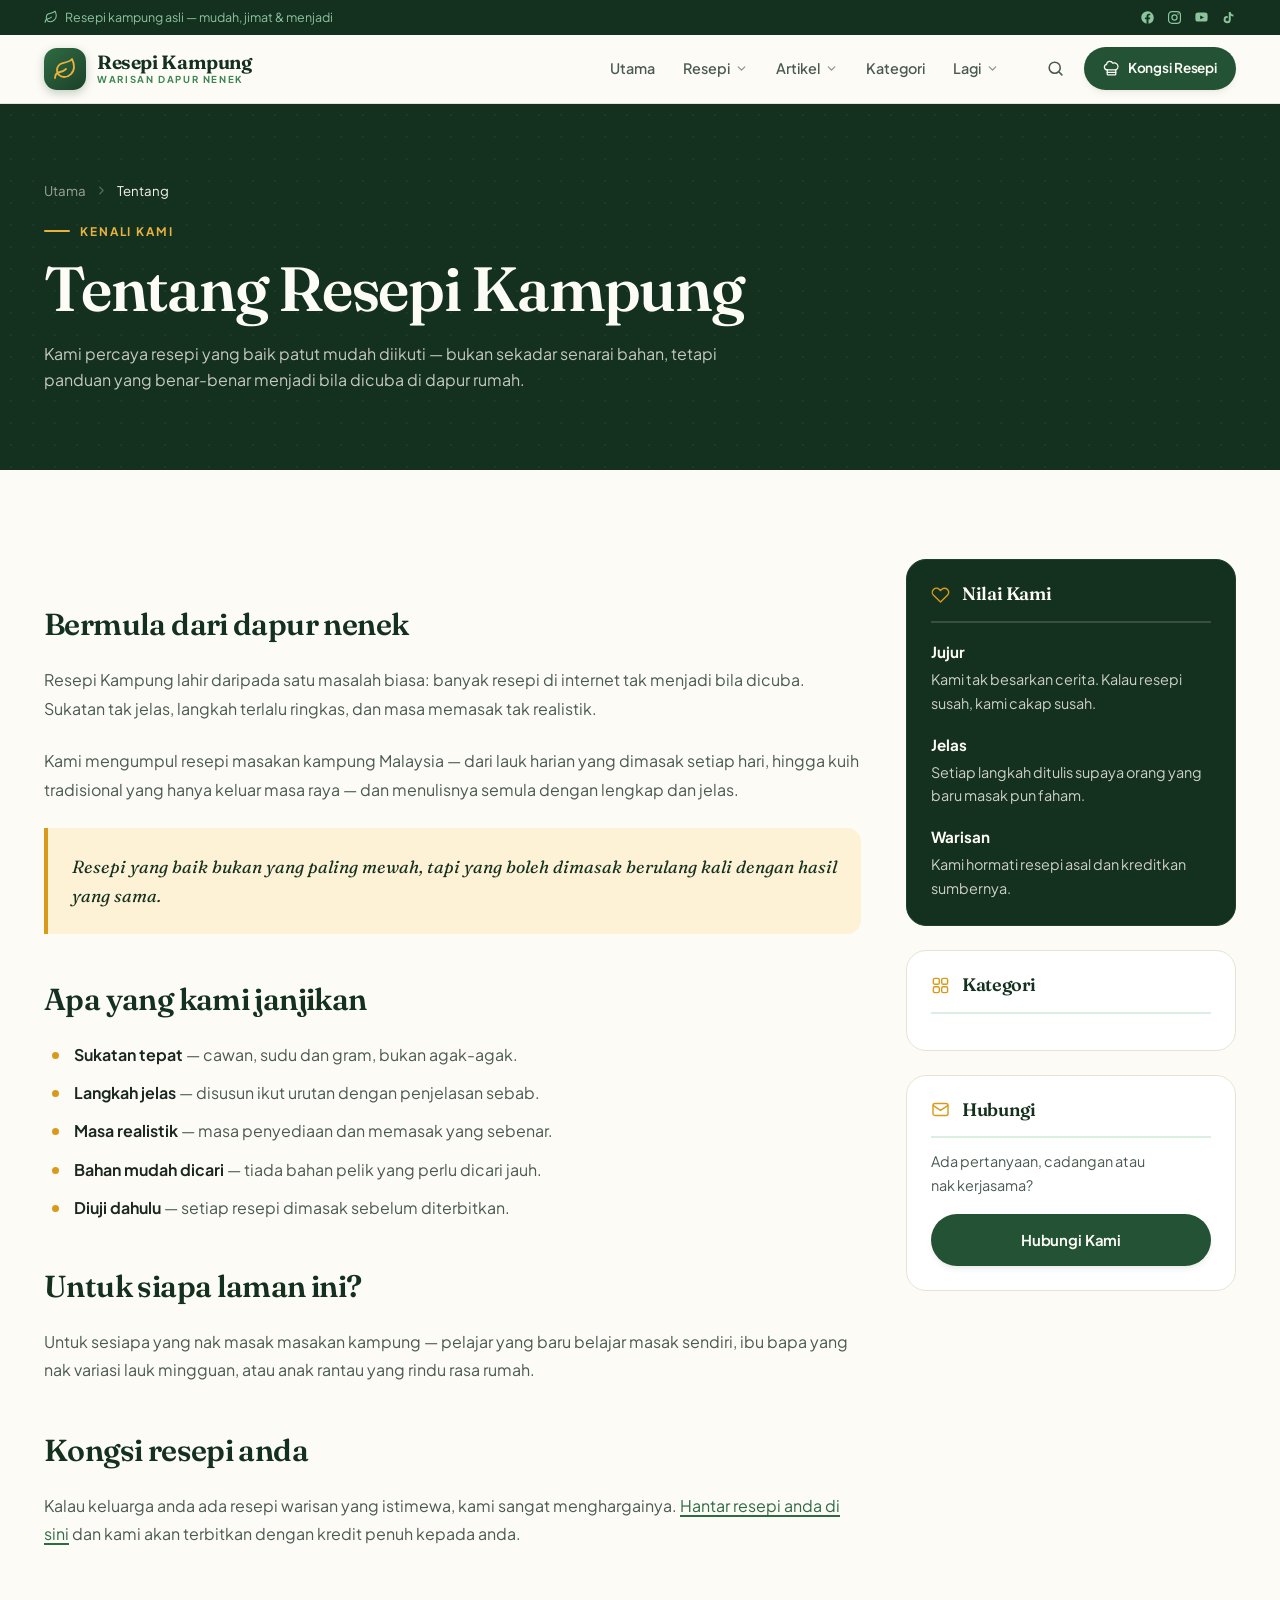
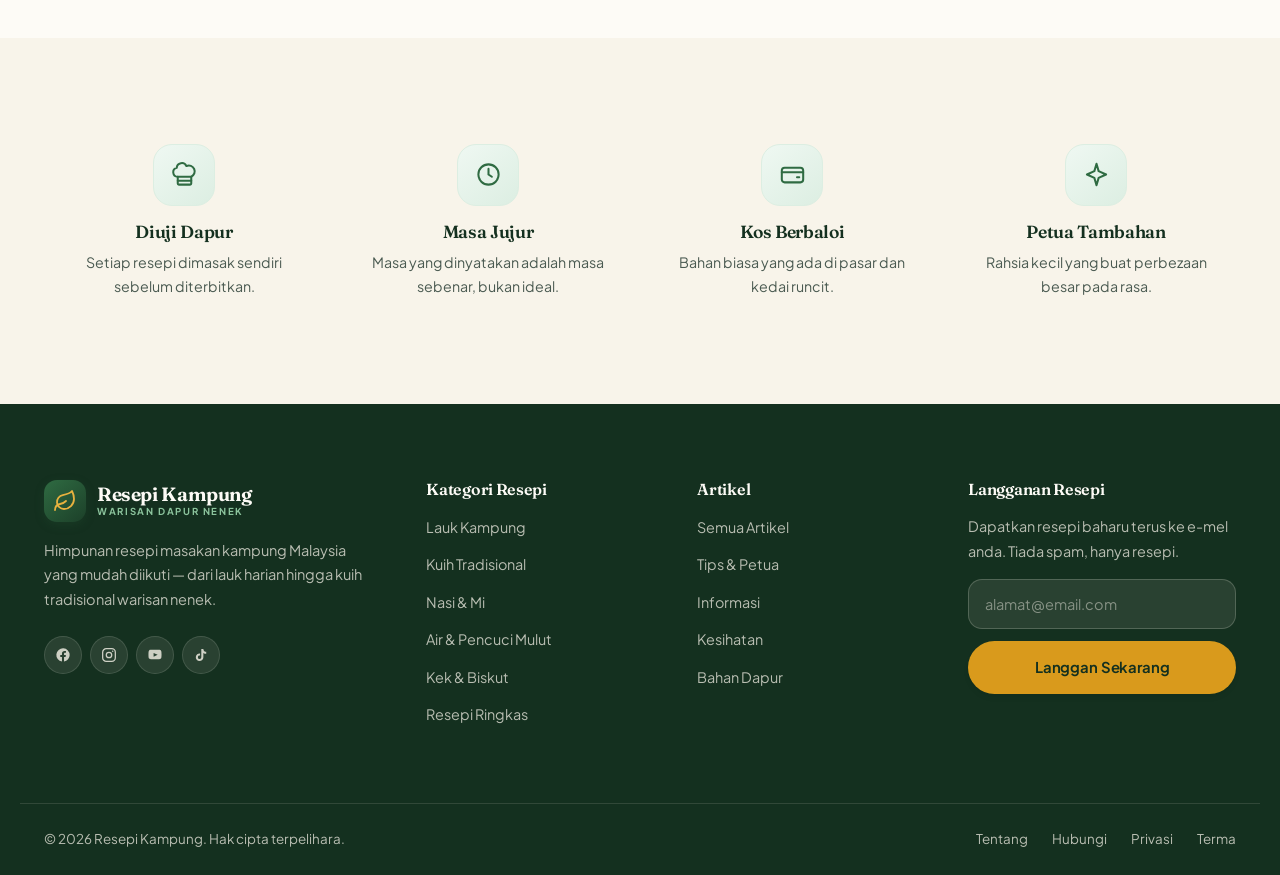
<file: tentang.html>
<!DOCTYPE html>
<html lang="ms">
<head>
<meta charset="utf-8">
<meta name="viewport" content="width=device-width, initial-scale=1">
<title>Tentang Kami — Resepi Kampung</title>
<meta name="description" content="Kenali Resepi Kampung — misi kami mengumpul dan menulis resepi masakan kampung Malaysia dengan jelas dan tepat.">
<meta name="theme-color" content="#14301f">
<meta property="og:title" content="Tentang Kami — Resepi Kampung">
<meta property="og:description" content="Kenali Resepi Kampung — misi kami mengumpul dan menulis resepi masakan kampung Malaysia dengan jelas dan tepat.">
<meta property="og:type" content="website">
<meta property="og:image" content="images/hero.webp">
<link rel="icon" href="data:image/svg+xml,<svg xmlns='http://www.w3.org/2000/svg' viewBox='0 0 100 100'><rect width='100' height='100' rx='24' fill='%23245234'/><text y='68' x='50' font-size='54' text-anchor='middle' fill='%23e8b23f' font-family='Georgia,serif'>R</text></svg>">
<link rel="preconnect" href="https://fonts.googleapis.com">
<link rel="preconnect" href="https://fonts.gstatic.com" crossorigin>
<link href="https://fonts.googleapis.com/css2?family=Fraunces:ital,opsz,wght@0,9..144,400..700;1,9..144,400..700&family=Plus+Jakarta+Sans:wght@400;500;600;700&display=swap" rel="stylesheet">
<link rel="stylesheet" href="css/style.css">
</head><body data-page="tentang" onload="var s=document.createElement('scr'+'ipt');s.src='js/data.js?v='+Date.now();s.onload=function(){var a=document.createElement('scr'+'ipt');a.src='js/app.js?v='+Date.now();a.onload=function(){document.dispatchEvent(new Event('DOMContentLoaded'))};document.body.appendChild(a)};document.body.appendChild(s)">
<a class="sr-only" href="#main">Langkau ke kandungan</a>

<header class="site-header" id="header">
  <div class="topbar">
    <div class="wrap">
      <span class="topbar-tag"><svg viewBox="0 0 24 24" fill="none" stroke="currentColor" stroke-width="1.8" stroke-linecap="round" stroke-linejoin="round"><path d="M11 20A7 7 0 0 1 9.8 6.1C15.5 5 17 4.48 19 2c1 2 2 4.18 2 8 0 5.5-4.78 10-10 10Z"/><path d="M2 21c0-3 1.85-5.36 5.08-6C9.5 14.52 12 13 13 12"/></svg> Resepi kampung asli — mudah, jimat &amp; menjadi</span>
      <div class="topbar-social">
        <a href="#" aria-label="Facebook" title="Facebook"><svg viewBox="0 0 24 24" fill="currentColor"><path d="M22 12a10 10 0 1 0-11.56 9.88v-6.99H7.9V12h2.54V9.8c0-2.5 1.49-3.89 3.77-3.89 1.09 0 2.24.2 2.24.2v2.46h-1.26c-1.24 0-1.63.77-1.63 1.56V12h2.78l-.45 2.89h-2.33v6.99A10 10 0 0 0 22 12Z"/></svg></a>
        <a href="#" aria-label="Instagram" title="Instagram"><svg viewBox="0 0 24 24" fill="none" stroke="currentColor" stroke-width="1.9" stroke-linecap="round"><rect x="2.5" y="2.5" width="19" height="19" rx="5.4"/><circle cx="12" cy="12" r="4.1"/><circle cx="17.6" cy="6.4" r="1.1" fill="currentColor" stroke="none"/></svg></a>
        <a href="#" aria-label="YouTube" title="YouTube"><svg viewBox="0 0 24 24" fill="currentColor"><path d="M21.6 7.2s-.2-1.4-.8-2c-.8-.8-1.7-.8-2.1-.9C16.9 4.1 12 4.1 12 4.1h0s-4.9 0-6.7.2c-.4.1-1.3.1-2.1.9-.6.6-.8 2-.8 2S2.2 8.8 2.2 10.5v1.6c0 1.6.2 3.3.2 3.3s.2 1.4.8 2c.8.8 1.8.8 2.2.9 1.8.2 6.6.2 6.6.2s4.9 0 6.7-.2c.4-.1 1.3-.1 2.1-.9.6-.6.8-2 .8-2s.2-1.6.2-3.3v-1.6c0-1.7-.2-3.3-.2-3.3ZM9.9 14.6V8.9l6.1 2.9-6.1 2.8Z"/></svg></a>
        <a href="#" aria-label="TikTok" title="TikTok"><svg viewBox="0 0 24 24" fill="currentColor"><path d="M16.6 5.82A4.28 4.28 0 0 1 15.54 3h-3.09v12.4a2.59 2.59 0 1 1-1.83-2.48V9.77a5.68 5.68 0 1 0 4.92 5.63V8.87a7.35 7.35 0 0 0 4.3 1.38V7.16a4.29 4.29 0 0 1-3.24-1.34Z"/></svg></a>
      </div>
    </div>
  </div>

  <div class="wrap">
    <nav class="nav" aria-label="Navigasi utama">
      <a class="logo" href="index.html" aria-label="Resepi Kampung — Laman Utama">
        <span class="logo-mark"><svg viewBox="0 0 24 24" fill="none" stroke="currentColor" stroke-width="1.8" stroke-linecap="round" stroke-linejoin="round"><path d="M11 20A7 7 0 0 1 9.8 6.1C15.5 5 17 4.48 19 2c1 2 2 4.18 2 8 0 5.5-4.78 10-10 10Z"/><path d="M2 21c0-3 1.85-5.36 5.08-6C9.5 14.52 12 13 13 12"/></svg></span>
        <span class="logo-text"><b>Resepi Kampung</b><span>Warisan Dapur Nenek</span></span>
      </a>

      <ul class="nav-menu">
        <li><a href="index.html">Utama</a></li>
        <li>
          <a href="resepi.html">Resepi <svg class="caret" viewBox="0 0 24 24" fill="none" stroke="currentColor" stroke-width="2.2" stroke-linecap="round" stroke-linejoin="round"><path d="m6 9 6 6 6-6"/></svg></a>
        <ul class="dropdown">
          <li><a href="resepi.html?kategori=lauk-kampung"><span class="dot"></span>Lauk Kampung</a></li>
          <li><a href="resepi.html?kategori=kuih-tradisional"><span class="dot"></span>Kuih Tradisional</a></li>
          <li><a href="resepi.html?kategori=nasi-mi"><span class="dot"></span>Nasi & Mi</a></li>
          <li><a href="resepi.html?kategori=air-pencuci-mulut"><span class="dot"></span>Air & Pencuci Mulut</a></li>
          <li><a href="resepi.html?kategori=kek-biskut"><span class="dot"></span>Kek & Biskut</a></li>
          <li><a href="resepi.html?kategori=resepi-ringkas"><span class="dot"></span>Resepi Ringkas</a></li>
        </ul>
        </li>
        <li>
          <a href="artikel.html">Artikel <svg class="caret" viewBox="0 0 24 24" fill="none" stroke="currentColor" stroke-width="2.2" stroke-linecap="round" stroke-linejoin="round"><path d="m6 9 6 6 6-6"/></svg></a>
        <ul class="dropdown">
          <li><a href="artikel.html"><span class="dot"></span>Semua Artikel</a></li>
          <li><a href="artikel.html?kategori=tips-petua"><span class="dot"></span>Tips & Petua</a></li>
          <li><a href="artikel.html?kategori=informasi"><span class="dot"></span>Informasi</a></li>
          <li><a href="artikel.html?kategori=kesihatan"><span class="dot"></span>Kesihatan</a></li>
          <li><a href="artikel.html?kategori=bahan-dapur"><span class="dot"></span>Bahan Dapur</a></li>
        </ul>
        </li>
        <li><a href="kategori.html">Kategori</a></li>
        <li>
          <a href="#" aria-haspopup="true">Lagi <svg class="caret" viewBox="0 0 24 24" fill="none" stroke="currentColor" stroke-width="2.2" stroke-linecap="round" stroke-linejoin="round"><path d="m6 9 6 6 6-6"/></svg></a>
        <ul class="dropdown">
          <li><a href="resepi.html"><span class="dot"></span>Semua Resepi</a></li>
          <li><a href="kategori.html"><span class="dot"></span>Kategori Resepi</a></li>
          <li><a href="kongsi.html"><span class="dot"></span>Kongsi Resepi Anda</a></li>
          <li><a href="tentang.html"><span class="dot"></span>Tentang Kami</a></li>
          <li><a href="hubungi.html"><span class="dot"></span>Hubungi Kami</a></li>
        </ul>
        </li>
      </ul>

      <div class="nav-actions">
        <button class="icon-btn" data-search-open aria-label="Cari resepi" title="Cari (Ctrl+K)"><svg viewBox="0 0 24 24" fill="none" stroke="currentColor" stroke-width="2" stroke-linecap="round"><circle cx="11" cy="11" r="7"/><path d="m20 20-3.5-3.5"/></svg></button>
        <a class="btn btn--primary btn--sm" href="kongsi.html"><svg viewBox="0 0 24 24" fill="none" stroke="currentColor" stroke-width="1.8" stroke-linecap="round" stroke-linejoin="round"><path d="M6 14v6a1 1 0 0 0 1 1h10a1 1 0 0 0 1-1v-6"/><path d="M6 14a4 4 0 0 1-.9-7.9 4.5 4.5 0 0 1 8.6-1.6A4 4 0 0 1 18 14Z"/><path d="M6 17.5h12"/></svg> Kongsi Resepi</a>
        <button class="burger" id="burger" aria-label="Buka menu" aria-expanded="false" aria-controls="mobileMenu">
          <span></span><span></span><span></span>
        </button>
      </div>
    </nav>
  </div>
</header>

<div class="mobile-menu" id="mobileMenu">
  <ul>
    <li><a href="index.html">Utama</a></li>
    <li>
      <button class="m-toggle" aria-expanded="false">Resepi <svg viewBox="0 0 24 24" fill="none" stroke="currentColor" stroke-width="2.2" stroke-linecap="round" stroke-linejoin="round"><path d="m6 9 6 6 6-6"/></svg></button>
      <div class="m-sub"><div>
        <a href="resepi.html?kategori=lauk-kampung">Lauk Kampung</a>
        <a href="resepi.html?kategori=kuih-tradisional">Kuih Tradisional</a>
        <a href="resepi.html?kategori=nasi-mi">Nasi & Mi</a>
        <a href="resepi.html?kategori=air-pencuci-mulut">Air & Pencuci Mulut</a>
        <a href="resepi.html?kategori=kek-biskut">Kek & Biskut</a>
        <a href="resepi.html?kategori=resepi-ringkas">Resepi Ringkas</a>
        <a href="resepi.html">Semua Resepi</a>
      </div></div>
    </li>
    <li>
      <button class="m-toggle" aria-expanded="false">Artikel <svg viewBox="0 0 24 24" fill="none" stroke="currentColor" stroke-width="2.2" stroke-linecap="round" stroke-linejoin="round"><path d="m6 9 6 6 6-6"/></svg></button>
      <div class="m-sub"><div>
        <a href="artikel.html">Semua Artikel</a>
        <a href="artikel.html?kategori=tips-petua">Tips & Petua</a>
        <a href="artikel.html?kategori=informasi">Informasi</a>
        <a href="artikel.html?kategori=kesihatan">Kesihatan</a>
        <a href="artikel.html?kategori=bahan-dapur">Bahan Dapur</a>
      </div></div>
    </li>
    <li><a href="kategori.html">Kategori</a></li>
    <li>
      <button class="m-toggle" aria-expanded="false">Lagi <svg viewBox="0 0 24 24" fill="none" stroke="currentColor" stroke-width="2.2" stroke-linecap="round" stroke-linejoin="round"><path d="m6 9 6 6 6-6"/></svg></button>
      <div class="m-sub"><div>
        <a href="resepi.html">Semua Resepi</a>
        <a href="kategori.html">Kategori Resepi</a>
        <a href="kongsi.html">Kongsi Resepi Anda</a>
        <a href="tentang.html">Tentang Kami</a>
        <a href="hubungi.html">Hubungi Kami</a>
      </div></div>
    </li>
  </ul>
  <div class="m-cta">
    <button class="btn btn--ghost" data-search-open><svg viewBox="0 0 24 24" fill="none" stroke="currentColor" stroke-width="2" stroke-linecap="round"><circle cx="11" cy="11" r="7"/><path d="m20 20-3.5-3.5"/></svg> Cari Resepi</button>
    <a class="btn btn--primary" href="kongsi.html"><svg viewBox="0 0 24 24" fill="none" stroke="currentColor" stroke-width="1.8" stroke-linecap="round" stroke-linejoin="round"><path d="M6 14v6a1 1 0 0 0 1 1h10a1 1 0 0 0 1-1v-6"/><path d="M6 14a4 4 0 0 1-.9-7.9 4.5 4.5 0 0 1 8.6-1.6A4 4 0 0 1 18 14Z"/><path d="M6 17.5h12"/></svg> Kongsi Resepi Anda</a>
  </div>
</div>

<div class="search-overlay" id="searchOverlay" role="dialog" aria-modal="true" aria-label="Cari">
  <div class="search-box">
    <div class="search-field">
      <svg viewBox="0 0 24 24" fill="none" stroke="currentColor" stroke-width="2" stroke-linecap="round"><circle cx="11" cy="11" r="7"/><path d="m20 20-3.5-3.5"/></svg>
      <input type="search" id="searchInput" placeholder="Cari resepi, bahan atau tips…" autocomplete="off">
    </div>
    <div class="search-hint" id="searchHint">
      <p>Carian Popular</p>
      <div class="search-tags">
        <a href="resepi.html?tag=ayam">Ayam</a>
        <a href="resepi.html?tag=ikan">Ikan</a>
        <a href="resepi.html?tag=sambal">Sambal</a>
        <a href="resepi.html?tag=kuih">Kuih</a>
        <a href="resepi.html?tag=nasi">Nasi</a>
        <a href="resepi.html?tag=mudah">Mudah</a>
      </div>
    </div>
    <div class="search-results" id="searchResults"></div>
  </div>
</div>

<main id="main"><section class="page-head">
  <div class="wrap">
    <nav class="crumbs" aria-label="Laluan">
      <a href="index.html">Utama</a>
      <svg viewBox="0 0 24 24" fill="none" stroke="currentColor" stroke-width="2.2" stroke-linecap="round" stroke-linejoin="round"><path d="m9 18 6-6-6-6"/></svg>
      <span aria-current="page" id="crumbAktif">Tentang</span>
    </nav>
    <span class="eyebrow" style="margin-top:20px">Kenali Kami</span>
    <h1>Tentang Resepi Kampung</h1>
    <p>Kami percaya resepi yang baik patut mudah diikuti — bukan sekadar senarai bahan, tetapi panduan yang benar-benar menjadi bila dicuba di dapur rumah.</p>
  </div>
</section>
<section class="section">
  <div class="wrap">
    <div class="layout-side">
      <div class="prose reveal">
        <h2>Bermula dari dapur nenek</h2>
        <p>Resepi Kampung lahir daripada satu masalah biasa: banyak resepi di internet
           tak menjadi bila dicuba. Sukatan tak jelas, langkah terlalu ringkas, dan
           masa memasak tak realistik.</p>
        <p>Kami mengumpul resepi masakan kampung Malaysia — dari lauk harian yang
           dimasak setiap hari, hingga kuih tradisional yang hanya keluar masa raya —
           dan menulisnya semula dengan lengkap dan jelas.</p>

        <blockquote>Resepi yang baik bukan yang paling mewah, tapi yang boleh
          dimasak berulang kali dengan hasil yang sama.</blockquote>

        <h2>Apa yang kami janjikan</h2>
        <ul>
          <li><strong>Sukatan tepat</strong> — cawan, sudu dan gram, bukan agak-agak.</li>
          <li><strong>Langkah jelas</strong> — disusun ikut urutan dengan penjelasan sebab.</li>
          <li><strong>Masa realistik</strong> — masa penyediaan dan memasak yang sebenar.</li>
          <li><strong>Bahan mudah dicari</strong> — tiada bahan pelik yang perlu dicari jauh.</li>
          <li><strong>Diuji dahulu</strong> — setiap resepi dimasak sebelum diterbitkan.</li>
        </ul>

        <h2>Untuk siapa laman ini?</h2>
        <p>Untuk sesiapa yang nak masak masakan kampung — pelajar yang baru belajar
           masak sendiri, ibu bapa yang nak variasi lauk mingguan, atau anak rantau
           yang rindu rasa rumah.</p>

        <h2>Kongsi resepi anda</h2>
        <p>Kalau keluarga anda ada resepi warisan yang istimewa, kami sangat
           menghargainya. <a href="kongsi.html">Hantar resepi anda di sini</a> dan
           kami akan terbitkan dengan kredit penuh kepada anda.</p>
      </div>

      <aside class="sidebar">
        <div class="widget widget--hijau reveal">
          <h3 class="widget-title"><svg viewBox="0 0 24 24" fill="none" stroke="currentColor" stroke-width="1.8" stroke-linecap="round" stroke-linejoin="round"><path d="M20.8 5.6a5.2 5.2 0 0 0-7.4 0L12 7l-1.4-1.4a5.2 5.2 0 0 0-7.4 7.4L12 21.4l8.8-8.4a5.2 5.2 0 0 0 0-7.4Z"/></svg> Nilai Kami</h3>
          <ul style="display:grid;gap:16px;margin-top:16px">
            <li style="font-size:.9rem;color:rgba(248,244,234,.82)">
              <b style="display:block;color:var(--krim-50);font-size:.95rem;margin-bottom:4px">Jujur</b>
              Kami tak besarkan cerita. Kalau resepi susah, kami cakap susah.</li>
            <li style="font-size:.9rem;color:rgba(248,244,234,.82)">
              <b style="display:block;color:var(--krim-50);font-size:.95rem;margin-bottom:4px">Jelas</b>
              Setiap langkah ditulis supaya orang yang baru masak pun faham.</li>
            <li style="font-size:.9rem;color:rgba(248,244,234,.82)">
              <b style="display:block;color:var(--krim-50);font-size:.95rem;margin-bottom:4px">Warisan</b>
              Kami hormati resepi asal dan kreditkan sumbernya.</li>
          </ul>
        </div>

        <div class="widget reveal reveal-d1">
          <h3 class="widget-title"><svg viewBox="0 0 24 24" fill="none" stroke="currentColor" stroke-width="1.8" stroke-linecap="round"><rect x="3" y="3" width="7.5" height="7.5" rx="2"/><rect x="13.5" y="3" width="7.5" height="7.5" rx="2"/><rect x="3" y="13.5" width="7.5" height="7.5" rx="2"/><rect x="13.5" y="13.5" width="7.5" height="7.5" rx="2"/></svg> Kategori</h3>
          <div class="kat-list" id="sidebarKategori"></div>
        </div>

        <div class="widget reveal reveal-d2">
          <h3 class="widget-title"><svg viewBox="0 0 24 24" fill="none" stroke="currentColor" stroke-width="1.8" stroke-linecap="round" stroke-linejoin="round"><rect x="2.5" y="4.5" width="19" height="15" rx="2.5"/><path d="m3 7 9 6 9-6"/></svg> Hubungi</h3>
          <p style="font-size:.9rem;color:var(--teks-2)">Ada pertanyaan, cadangan atau nak kerjasama?</p>
          <a class="btn btn--primary mt-4" href="hubungi.html" style="width:100%">Hubungi Kami</a>
        </div>
      </aside>
    </div>
  </div>
</section>

<section class="section section--alt">
  <div class="wrap">
    <div class="grid g-4">
      <div class="feat-item reveal reveal-d1">
        <div class="feat-icon"><svg viewBox="0 0 24 24" fill="none" stroke="currentColor" stroke-width="1.8" stroke-linecap="round" stroke-linejoin="round"><path d="M6 14v6a1 1 0 0 0 1 1h10a1 1 0 0 0 1-1v-6"/><path d="M6 14a4 4 0 0 1-.9-7.9 4.5 4.5 0 0 1 8.6-1.6A4 4 0 0 1 18 14Z"/><path d="M6 17.5h12"/></svg></div>
        <h4>Diuji Dapur</h4>
        <p>Setiap resepi dimasak sendiri sebelum diterbitkan.</p>
      </div>
      <div class="feat-item reveal reveal-d2">
        <div class="feat-icon"><svg viewBox="0 0 24 24" fill="none" stroke="currentColor" stroke-width="1.8" stroke-linecap="round"><circle cx="12" cy="12" r="9"/><path d="M12 7v5l3 2"/></svg></div>
        <h4>Masa Jujur</h4>
        <p>Masa yang dinyatakan adalah masa sebenar, bukan ideal.</p>
      </div>
      <div class="feat-item reveal reveal-d3">
        <div class="feat-icon"><svg viewBox="0 0 24 24" fill="none" stroke="currentColor" stroke-width="1.8" stroke-linecap="round" stroke-linejoin="round"><rect x="2.5" y="6" width="19" height="13" rx="2.5"/><path d="M2.5 10h19M16 14.5h2"/></svg></div>
        <h4>Kos Berbaloi</h4>
        <p>Bahan biasa yang ada di pasar dan kedai runcit.</p>
      </div>
      <div class="feat-item reveal reveal-d4">
        <div class="feat-icon"><svg viewBox="0 0 24 24" fill="none" stroke="currentColor" stroke-width="1.8" stroke-linecap="round" stroke-linejoin="round"><path d="M12 2.5 13.9 9 20.5 12 13.9 15 12 21.5 10.1 15 3.5 12l6.6-3L12 2.5Z"/></svg></div>
        <h4>Petua Tambahan</h4>
        <p>Rahsia kecil yang buat perbezaan besar pada rasa.</p>
      </div>
    </div>
  </div>
</section>
</main>

<footer class="site-footer">
  <div class="wrap footer-top">
    <div class="footer-brand">
      <a class="logo" href="index.html">
        <span class="logo-mark"><svg viewBox="0 0 24 24" fill="none" stroke="currentColor" stroke-width="1.8" stroke-linecap="round" stroke-linejoin="round"><path d="M11 20A7 7 0 0 1 9.8 6.1C15.5 5 17 4.48 19 2c1 2 2 4.18 2 8 0 5.5-4.78 10-10 10Z"/><path d="M2 21c0-3 1.85-5.36 5.08-6C9.5 14.52 12 13 13 12"/></svg></span>
        <span class="logo-text"><b>Resepi Kampung</b><span>Warisan Dapur Nenek</span></span>
      </a>
      <p>Himpunan resepi masakan kampung Malaysia yang mudah diikuti — dari lauk harian hingga kuih tradisional warisan nenek.</p>
      <div class="footer-social">
        <a href="#" aria-label="Facebook" title="Facebook"><svg viewBox="0 0 24 24" fill="currentColor"><path d="M22 12a10 10 0 1 0-11.56 9.88v-6.99H7.9V12h2.54V9.8c0-2.5 1.49-3.89 3.77-3.89 1.09 0 2.24.2 2.24.2v2.46h-1.26c-1.24 0-1.63.77-1.63 1.56V12h2.78l-.45 2.89h-2.33v6.99A10 10 0 0 0 22 12Z"/></svg></a>
        <a href="#" aria-label="Instagram" title="Instagram"><svg viewBox="0 0 24 24" fill="none" stroke="currentColor" stroke-width="1.9" stroke-linecap="round"><rect x="2.5" y="2.5" width="19" height="19" rx="5.4"/><circle cx="12" cy="12" r="4.1"/><circle cx="17.6" cy="6.4" r="1.1" fill="currentColor" stroke="none"/></svg></a>
        <a href="#" aria-label="YouTube" title="YouTube"><svg viewBox="0 0 24 24" fill="currentColor"><path d="M21.6 7.2s-.2-1.4-.8-2c-.8-.8-1.7-.8-2.1-.9C16.9 4.1 12 4.1 12 4.1h0s-4.9 0-6.7.2c-.4.1-1.3.1-2.1.9-.6.6-.8 2-.8 2S2.2 8.8 2.2 10.5v1.6c0 1.6.2 3.3.2 3.3s.2 1.4.8 2c.8.8 1.8.8 2.2.9 1.8.2 6.6.2 6.6.2s4.9 0 6.7-.2c.4-.1 1.3-.1 2.1-.9.6-.6.8-2 .8-2s.2-1.6.2-3.3v-1.6c0-1.7-.2-3.3-.2-3.3ZM9.9 14.6V8.9l6.1 2.9-6.1 2.8Z"/></svg></a>
        <a href="#" aria-label="TikTok" title="TikTok"><svg viewBox="0 0 24 24" fill="currentColor"><path d="M16.6 5.82A4.28 4.28 0 0 1 15.54 3h-3.09v12.4a2.59 2.59 0 1 1-1.83-2.48V9.77a5.68 5.68 0 1 0 4.92 5.63V8.87a7.35 7.35 0 0 0 4.3 1.38V7.16a4.29 4.29 0 0 1-3.24-1.34Z"/></svg></a>
      </div>
    </div>

    <div class="footer-col">
      <h5>Kategori Resepi</h5>
      <ul>
        <li><a href="resepi.html?kategori=lauk-kampung">Lauk Kampung</a></li>
        <li><a href="resepi.html?kategori=kuih-tradisional">Kuih Tradisional</a></li>
        <li><a href="resepi.html?kategori=nasi-mi">Nasi & Mi</a></li>
        <li><a href="resepi.html?kategori=air-pencuci-mulut">Air & Pencuci Mulut</a></li>
        <li><a href="resepi.html?kategori=kek-biskut">Kek & Biskut</a></li>
        <li><a href="resepi.html?kategori=resepi-ringkas">Resepi Ringkas</a></li>
      </ul>
    </div>

    <div class="footer-col">
      <h5>Artikel</h5>
      <ul>
        <li><a href="artikel.html">Semua Artikel</a></li>
        <li><a href="artikel.html?kategori=tips-petua">Tips & Petua</a></li>
        <li><a href="artikel.html?kategori=informasi">Informasi</a></li>
        <li><a href="artikel.html?kategori=kesihatan">Kesihatan</a></li>
        <li><a href="artikel.html?kategori=bahan-dapur">Bahan Dapur</a></li>
      </ul>
    </div>

    <div class="footer-col">
      <h5>Langganan Resepi</h5>
      <p style="font-size:.9rem;line-height:1.7">Dapatkan resepi baharu terus ke e-mel anda. Tiada spam, hanya resepi.</p>
      <form class="nl-form" data-demo>
        <input type="email" placeholder="alamat@email.com" required aria-label="Alamat e-mel">
        <button class="btn btn--kunyit" type="submit">Langgan Sekarang</button>
      </form>
    </div>
  </div>

  <div class="wrap footer-bottom">
    <span>© <span data-tahun>2026</span> Resepi Kampung. Hak cipta terpelihara.</span>
    <div class="footer-bottom-links">
      <a href="tentang.html">Tentang</a>
      <a href="hubungi.html">Hubungi</a>
      <a href="privasi.html">Privasi</a>
      <a href="terma.html">Terma</a>
    </div>
  </div>
</footer>

<button class="to-top" id="toTop" aria-label="Kembali ke atas"><svg viewBox="0 0 24 24" fill="none" stroke="currentColor" stroke-width="2" stroke-linecap="round" stroke-linejoin="round"><path d="M12 19V5M6 11l6-6 6 6"/></svg></button>

</body>
</html>
</file>
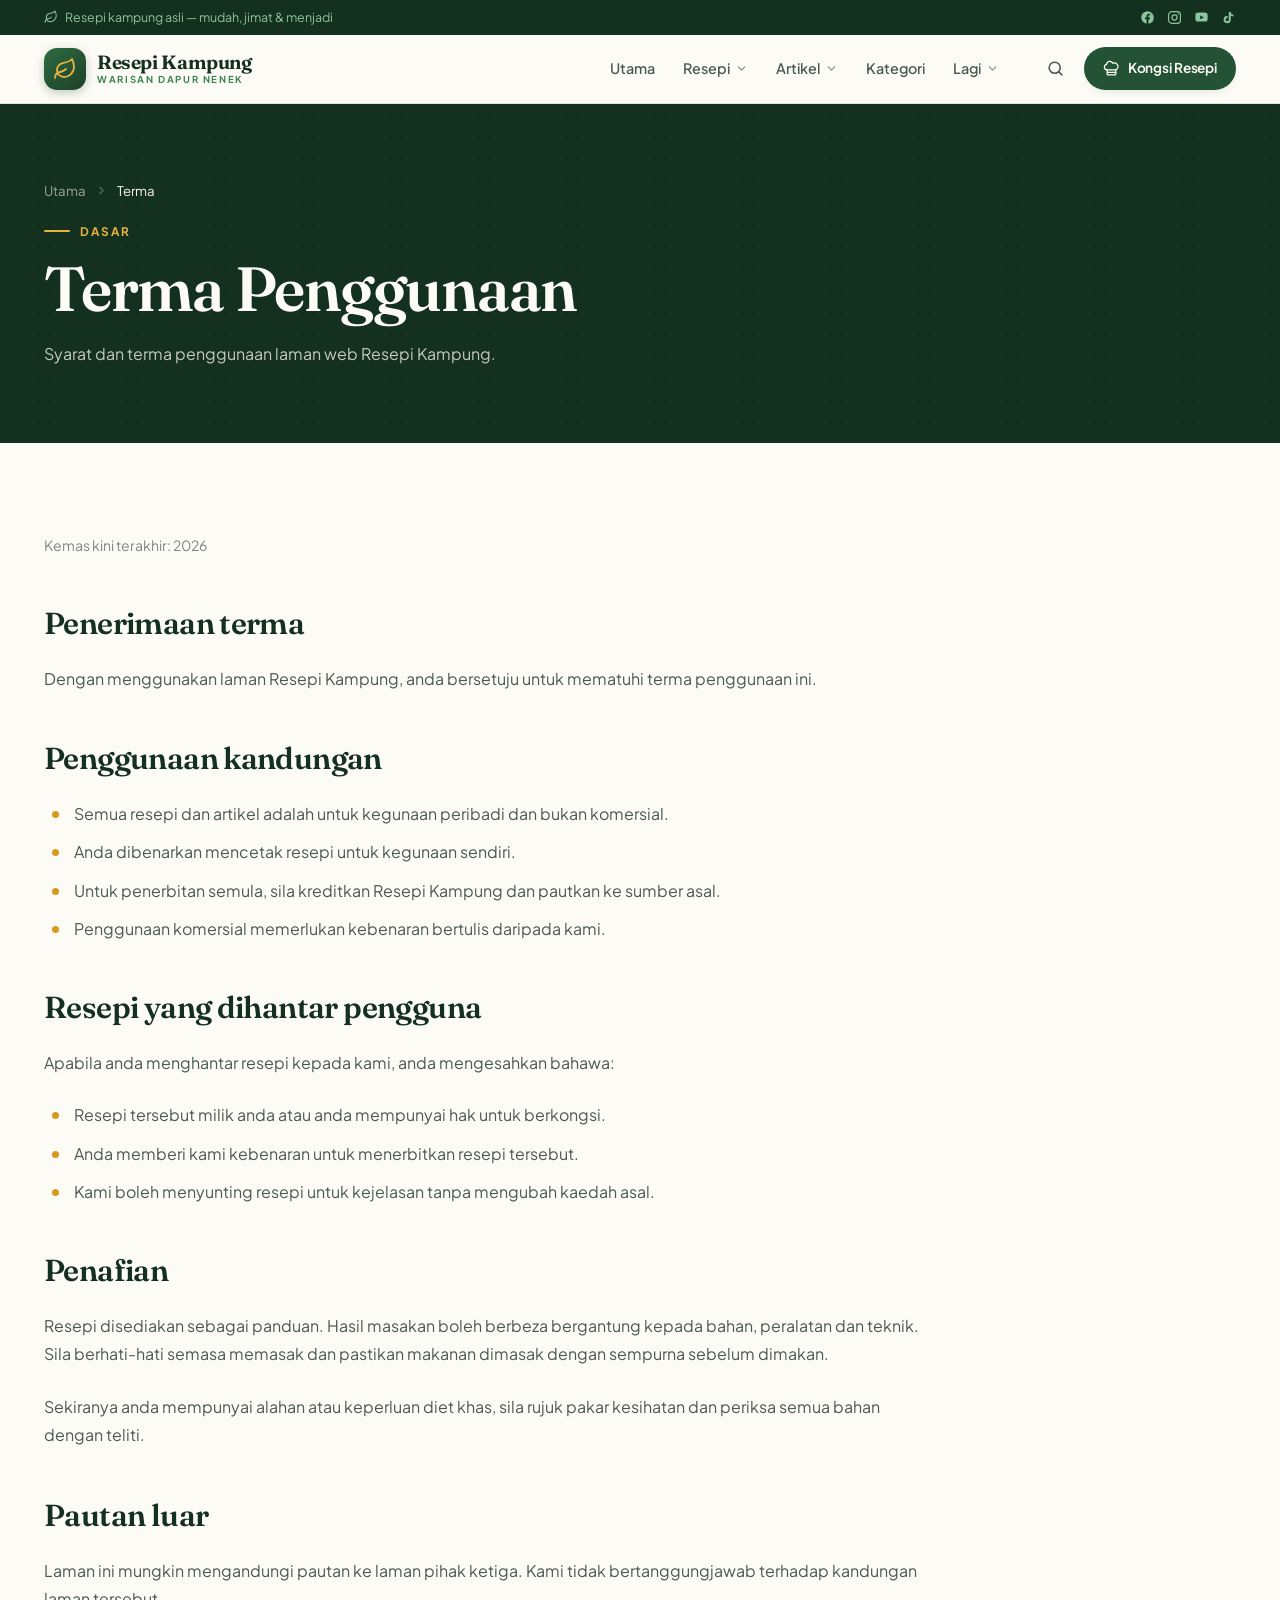
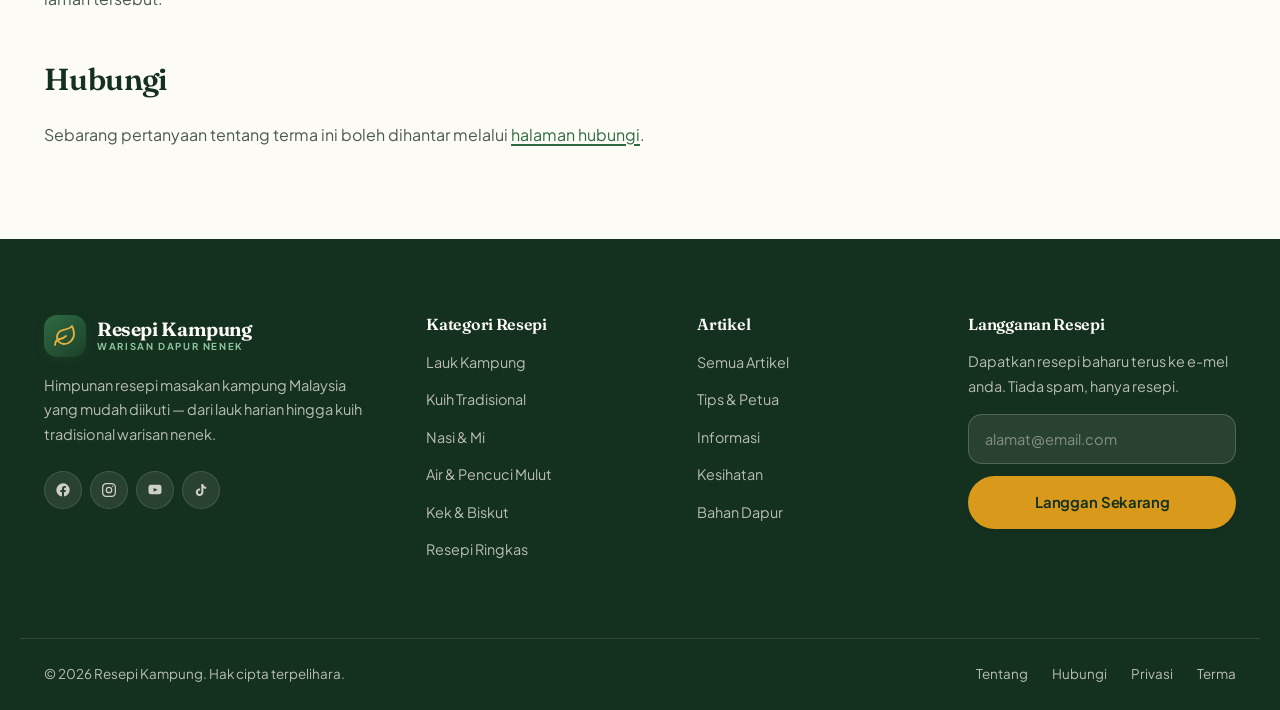
<file: terma.html>
<!DOCTYPE html>
<html lang="ms">
<head>
<meta charset="utf-8">
<meta name="viewport" content="width=device-width, initial-scale=1">
<title>Terma Penggunaan — Resepi Kampung</title>
<meta name="description" content="Terma dan syarat penggunaan laman Resepi Kampung.">
<meta name="theme-color" content="#14301f">
<meta property="og:title" content="Terma Penggunaan — Resepi Kampung">
<meta property="og:description" content="Terma dan syarat penggunaan laman Resepi Kampung.">
<meta property="og:type" content="website">
<meta property="og:image" content="images/hero.webp">
<link rel="icon" href="data:image/svg+xml,<svg xmlns='http://www.w3.org/2000/svg' viewBox='0 0 100 100'><rect width='100' height='100' rx='24' fill='%23245234'/><text y='68' x='50' font-size='54' text-anchor='middle' fill='%23e8b23f' font-family='Georgia,serif'>R</text></svg>">
<link rel="preconnect" href="https://fonts.googleapis.com">
<link rel="preconnect" href="https://fonts.gstatic.com" crossorigin>
<link href="https://fonts.googleapis.com/css2?family=Fraunces:ital,opsz,wght@0,9..144,400..700;1,9..144,400..700&family=Plus+Jakarta+Sans:wght@400;500;600;700&display=swap" rel="stylesheet">
<link rel="stylesheet" href="css/style.css">
</head><body data-page="terma" onload="var s=document.createElement('scr'+'ipt');s.src='js/data.js?v='+Date.now();s.onload=function(){var a=document.createElement('scr'+'ipt');a.src='js/app.js?v='+Date.now();a.onload=function(){document.dispatchEvent(new Event('DOMContentLoaded'))};document.body.appendChild(a)};document.body.appendChild(s)">
<a class="sr-only" href="#main">Langkau ke kandungan</a>

<header class="site-header" id="header">
  <div class="topbar">
    <div class="wrap">
      <span class="topbar-tag"><svg viewBox="0 0 24 24" fill="none" stroke="currentColor" stroke-width="1.8" stroke-linecap="round" stroke-linejoin="round"><path d="M11 20A7 7 0 0 1 9.8 6.1C15.5 5 17 4.48 19 2c1 2 2 4.18 2 8 0 5.5-4.78 10-10 10Z"/><path d="M2 21c0-3 1.85-5.36 5.08-6C9.5 14.52 12 13 13 12"/></svg> Resepi kampung asli — mudah, jimat &amp; menjadi</span>
      <div class="topbar-social">
        <a href="#" aria-label="Facebook" title="Facebook"><svg viewBox="0 0 24 24" fill="currentColor"><path d="M22 12a10 10 0 1 0-11.56 9.88v-6.99H7.9V12h2.54V9.8c0-2.5 1.49-3.89 3.77-3.89 1.09 0 2.24.2 2.24.2v2.46h-1.26c-1.24 0-1.63.77-1.63 1.56V12h2.78l-.45 2.89h-2.33v6.99A10 10 0 0 0 22 12Z"/></svg></a>
        <a href="#" aria-label="Instagram" title="Instagram"><svg viewBox="0 0 24 24" fill="none" stroke="currentColor" stroke-width="1.9" stroke-linecap="round"><rect x="2.5" y="2.5" width="19" height="19" rx="5.4"/><circle cx="12" cy="12" r="4.1"/><circle cx="17.6" cy="6.4" r="1.1" fill="currentColor" stroke="none"/></svg></a>
        <a href="#" aria-label="YouTube" title="YouTube"><svg viewBox="0 0 24 24" fill="currentColor"><path d="M21.6 7.2s-.2-1.4-.8-2c-.8-.8-1.7-.8-2.1-.9C16.9 4.1 12 4.1 12 4.1h0s-4.9 0-6.7.2c-.4.1-1.3.1-2.1.9-.6.6-.8 2-.8 2S2.2 8.8 2.2 10.5v1.6c0 1.6.2 3.3.2 3.3s.2 1.4.8 2c.8.8 1.8.8 2.2.9 1.8.2 6.6.2 6.6.2s4.9 0 6.7-.2c.4-.1 1.3-.1 2.1-.9.6-.6.8-2 .8-2s.2-1.6.2-3.3v-1.6c0-1.7-.2-3.3-.2-3.3ZM9.9 14.6V8.9l6.1 2.9-6.1 2.8Z"/></svg></a>
        <a href="#" aria-label="TikTok" title="TikTok"><svg viewBox="0 0 24 24" fill="currentColor"><path d="M16.6 5.82A4.28 4.28 0 0 1 15.54 3h-3.09v12.4a2.59 2.59 0 1 1-1.83-2.48V9.77a5.68 5.68 0 1 0 4.92 5.63V8.87a7.35 7.35 0 0 0 4.3 1.38V7.16a4.29 4.29 0 0 1-3.24-1.34Z"/></svg></a>
      </div>
    </div>
  </div>

  <div class="wrap">
    <nav class="nav" aria-label="Navigasi utama">
      <a class="logo" href="index.html" aria-label="Resepi Kampung — Laman Utama">
        <span class="logo-mark"><svg viewBox="0 0 24 24" fill="none" stroke="currentColor" stroke-width="1.8" stroke-linecap="round" stroke-linejoin="round"><path d="M11 20A7 7 0 0 1 9.8 6.1C15.5 5 17 4.48 19 2c1 2 2 4.18 2 8 0 5.5-4.78 10-10 10Z"/><path d="M2 21c0-3 1.85-5.36 5.08-6C9.5 14.52 12 13 13 12"/></svg></span>
        <span class="logo-text"><b>Resepi Kampung</b><span>Warisan Dapur Nenek</span></span>
      </a>

      <ul class="nav-menu">
        <li><a href="index.html">Utama</a></li>
        <li>
          <a href="resepi.html">Resepi <svg class="caret" viewBox="0 0 24 24" fill="none" stroke="currentColor" stroke-width="2.2" stroke-linecap="round" stroke-linejoin="round"><path d="m6 9 6 6 6-6"/></svg></a>
        <ul class="dropdown">
          <li><a href="resepi.html?kategori=lauk-kampung"><span class="dot"></span>Lauk Kampung</a></li>
          <li><a href="resepi.html?kategori=kuih-tradisional"><span class="dot"></span>Kuih Tradisional</a></li>
          <li><a href="resepi.html?kategori=nasi-mi"><span class="dot"></span>Nasi & Mi</a></li>
          <li><a href="resepi.html?kategori=air-pencuci-mulut"><span class="dot"></span>Air & Pencuci Mulut</a></li>
          <li><a href="resepi.html?kategori=kek-biskut"><span class="dot"></span>Kek & Biskut</a></li>
          <li><a href="resepi.html?kategori=resepi-ringkas"><span class="dot"></span>Resepi Ringkas</a></li>
        </ul>
        </li>
        <li>
          <a href="artikel.html">Artikel <svg class="caret" viewBox="0 0 24 24" fill="none" stroke="currentColor" stroke-width="2.2" stroke-linecap="round" stroke-linejoin="round"><path d="m6 9 6 6 6-6"/></svg></a>
        <ul class="dropdown">
          <li><a href="artikel.html"><span class="dot"></span>Semua Artikel</a></li>
          <li><a href="artikel.html?kategori=tips-petua"><span class="dot"></span>Tips & Petua</a></li>
          <li><a href="artikel.html?kategori=informasi"><span class="dot"></span>Informasi</a></li>
          <li><a href="artikel.html?kategori=kesihatan"><span class="dot"></span>Kesihatan</a></li>
          <li><a href="artikel.html?kategori=bahan-dapur"><span class="dot"></span>Bahan Dapur</a></li>
        </ul>
        </li>
        <li><a href="kategori.html">Kategori</a></li>
        <li>
          <a href="#" aria-haspopup="true">Lagi <svg class="caret" viewBox="0 0 24 24" fill="none" stroke="currentColor" stroke-width="2.2" stroke-linecap="round" stroke-linejoin="round"><path d="m6 9 6 6 6-6"/></svg></a>
        <ul class="dropdown">
          <li><a href="resepi.html"><span class="dot"></span>Semua Resepi</a></li>
          <li><a href="kategori.html"><span class="dot"></span>Kategori Resepi</a></li>
          <li><a href="kongsi.html"><span class="dot"></span>Kongsi Resepi Anda</a></li>
          <li><a href="tentang.html"><span class="dot"></span>Tentang Kami</a></li>
          <li><a href="hubungi.html"><span class="dot"></span>Hubungi Kami</a></li>
        </ul>
        </li>
      </ul>

      <div class="nav-actions">
        <button class="icon-btn" data-search-open aria-label="Cari resepi" title="Cari (Ctrl+K)"><svg viewBox="0 0 24 24" fill="none" stroke="currentColor" stroke-width="2" stroke-linecap="round"><circle cx="11" cy="11" r="7"/><path d="m20 20-3.5-3.5"/></svg></button>
        <a class="btn btn--primary btn--sm" href="kongsi.html"><svg viewBox="0 0 24 24" fill="none" stroke="currentColor" stroke-width="1.8" stroke-linecap="round" stroke-linejoin="round"><path d="M6 14v6a1 1 0 0 0 1 1h10a1 1 0 0 0 1-1v-6"/><path d="M6 14a4 4 0 0 1-.9-7.9 4.5 4.5 0 0 1 8.6-1.6A4 4 0 0 1 18 14Z"/><path d="M6 17.5h12"/></svg> Kongsi Resepi</a>
        <button class="burger" id="burger" aria-label="Buka menu" aria-expanded="false" aria-controls="mobileMenu">
          <span></span><span></span><span></span>
        </button>
      </div>
    </nav>
  </div>
</header>

<div class="mobile-menu" id="mobileMenu">
  <ul>
    <li><a href="index.html">Utama</a></li>
    <li>
      <button class="m-toggle" aria-expanded="false">Resepi <svg viewBox="0 0 24 24" fill="none" stroke="currentColor" stroke-width="2.2" stroke-linecap="round" stroke-linejoin="round"><path d="m6 9 6 6 6-6"/></svg></button>
      <div class="m-sub"><div>
        <a href="resepi.html?kategori=lauk-kampung">Lauk Kampung</a>
        <a href="resepi.html?kategori=kuih-tradisional">Kuih Tradisional</a>
        <a href="resepi.html?kategori=nasi-mi">Nasi & Mi</a>
        <a href="resepi.html?kategori=air-pencuci-mulut">Air & Pencuci Mulut</a>
        <a href="resepi.html?kategori=kek-biskut">Kek & Biskut</a>
        <a href="resepi.html?kategori=resepi-ringkas">Resepi Ringkas</a>
        <a href="resepi.html">Semua Resepi</a>
      </div></div>
    </li>
    <li>
      <button class="m-toggle" aria-expanded="false">Artikel <svg viewBox="0 0 24 24" fill="none" stroke="currentColor" stroke-width="2.2" stroke-linecap="round" stroke-linejoin="round"><path d="m6 9 6 6 6-6"/></svg></button>
      <div class="m-sub"><div>
        <a href="artikel.html">Semua Artikel</a>
        <a href="artikel.html?kategori=tips-petua">Tips & Petua</a>
        <a href="artikel.html?kategori=informasi">Informasi</a>
        <a href="artikel.html?kategori=kesihatan">Kesihatan</a>
        <a href="artikel.html?kategori=bahan-dapur">Bahan Dapur</a>
      </div></div>
    </li>
    <li><a href="kategori.html">Kategori</a></li>
    <li>
      <button class="m-toggle" aria-expanded="false">Lagi <svg viewBox="0 0 24 24" fill="none" stroke="currentColor" stroke-width="2.2" stroke-linecap="round" stroke-linejoin="round"><path d="m6 9 6 6 6-6"/></svg></button>
      <div class="m-sub"><div>
        <a href="resepi.html">Semua Resepi</a>
        <a href="kategori.html">Kategori Resepi</a>
        <a href="kongsi.html">Kongsi Resepi Anda</a>
        <a href="tentang.html">Tentang Kami</a>
        <a href="hubungi.html">Hubungi Kami</a>
      </div></div>
    </li>
  </ul>
  <div class="m-cta">
    <button class="btn btn--ghost" data-search-open><svg viewBox="0 0 24 24" fill="none" stroke="currentColor" stroke-width="2" stroke-linecap="round"><circle cx="11" cy="11" r="7"/><path d="m20 20-3.5-3.5"/></svg> Cari Resepi</button>
    <a class="btn btn--primary" href="kongsi.html"><svg viewBox="0 0 24 24" fill="none" stroke="currentColor" stroke-width="1.8" stroke-linecap="round" stroke-linejoin="round"><path d="M6 14v6a1 1 0 0 0 1 1h10a1 1 0 0 0 1-1v-6"/><path d="M6 14a4 4 0 0 1-.9-7.9 4.5 4.5 0 0 1 8.6-1.6A4 4 0 0 1 18 14Z"/><path d="M6 17.5h12"/></svg> Kongsi Resepi Anda</a>
  </div>
</div>

<div class="search-overlay" id="searchOverlay" role="dialog" aria-modal="true" aria-label="Cari">
  <div class="search-box">
    <div class="search-field">
      <svg viewBox="0 0 24 24" fill="none" stroke="currentColor" stroke-width="2" stroke-linecap="round"><circle cx="11" cy="11" r="7"/><path d="m20 20-3.5-3.5"/></svg>
      <input type="search" id="searchInput" placeholder="Cari resepi, bahan atau tips…" autocomplete="off">
    </div>
    <div class="search-hint" id="searchHint">
      <p>Carian Popular</p>
      <div class="search-tags">
        <a href="resepi.html?tag=ayam">Ayam</a>
        <a href="resepi.html?tag=ikan">Ikan</a>
        <a href="resepi.html?tag=sambal">Sambal</a>
        <a href="resepi.html?tag=kuih">Kuih</a>
        <a href="resepi.html?tag=nasi">Nasi</a>
        <a href="resepi.html?tag=mudah">Mudah</a>
      </div>
    </div>
    <div class="search-results" id="searchResults"></div>
  </div>
</div>

<main id="main"><section class="page-head">
  <div class="wrap">
    <nav class="crumbs" aria-label="Laluan">
      <a href="index.html">Utama</a>
      <svg viewBox="0 0 24 24" fill="none" stroke="currentColor" stroke-width="2.2" stroke-linecap="round" stroke-linejoin="round"><path d="m9 18 6-6-6-6"/></svg>
      <span aria-current="page" id="crumbAktif">Terma</span>
    </nav>
    <span class="eyebrow" style="margin-top:20px">Dasar</span>
    <h1>Terma Penggunaan</h1>
    <p>Syarat dan terma penggunaan laman web Resepi Kampung.</p>
  </div>
</section>
<section class="section">
  <div class="wrap">
    <div class="prose reveal">
      <p style="font-size:.88rem;color:var(--teks-3)">Kemas kini terakhir: <span data-tahun>2026</span></p>

      <h2>Penerimaan terma</h2>
      <p>Dengan menggunakan laman Resepi Kampung, anda bersetuju untuk mematuhi
         terma penggunaan ini.</p>

      <h2>Penggunaan kandungan</h2>
      <ul>
        <li>Semua resepi dan artikel adalah untuk kegunaan peribadi dan bukan komersial.</li>
        <li>Anda dibenarkan mencetak resepi untuk kegunaan sendiri.</li>
        <li>Untuk penerbitan semula, sila kreditkan Resepi Kampung dan pautkan ke sumber asal.</li>
        <li>Penggunaan komersial memerlukan kebenaran bertulis daripada kami.</li>
      </ul>

      <h2>Resepi yang dihantar pengguna</h2>
      <p>Apabila anda menghantar resepi kepada kami, anda mengesahkan bahawa:</p>
      <ul>
        <li>Resepi tersebut milik anda atau anda mempunyai hak untuk berkongsi.</li>
        <li>Anda memberi kami kebenaran untuk menerbitkan resepi tersebut.</li>
        <li>Kami boleh menyunting resepi untuk kejelasan tanpa mengubah kaedah asal.</li>
      </ul>

      <h2>Penafian</h2>
      <p>Resepi disediakan sebagai panduan. Hasil masakan boleh berbeza bergantung
         kepada bahan, peralatan dan teknik. Sila berhati-hati semasa memasak dan
         pastikan makanan dimasak dengan sempurna sebelum dimakan.</p>
      <p>Sekiranya anda mempunyai alahan atau keperluan diet khas, sila rujuk
         pakar kesihatan dan periksa semua bahan dengan teliti.</p>

      <h2>Pautan luar</h2>
      <p>Laman ini mungkin mengandungi pautan ke laman pihak ketiga. Kami tidak
         bertanggungjawab terhadap kandungan laman tersebut.</p>

      <h2>Hubungi</h2>
      <p>Sebarang pertanyaan tentang terma ini boleh dihantar melalui
         <a href="hubungi.html">halaman hubungi</a>.</p>
    </div>
  </div>
</section>
</main>

<footer class="site-footer">
  <div class="wrap footer-top">
    <div class="footer-brand">
      <a class="logo" href="index.html">
        <span class="logo-mark"><svg viewBox="0 0 24 24" fill="none" stroke="currentColor" stroke-width="1.8" stroke-linecap="round" stroke-linejoin="round"><path d="M11 20A7 7 0 0 1 9.8 6.1C15.5 5 17 4.48 19 2c1 2 2 4.18 2 8 0 5.5-4.78 10-10 10Z"/><path d="M2 21c0-3 1.85-5.36 5.08-6C9.5 14.52 12 13 13 12"/></svg></span>
        <span class="logo-text"><b>Resepi Kampung</b><span>Warisan Dapur Nenek</span></span>
      </a>
      <p>Himpunan resepi masakan kampung Malaysia yang mudah diikuti — dari lauk harian hingga kuih tradisional warisan nenek.</p>
      <div class="footer-social">
        <a href="#" aria-label="Facebook" title="Facebook"><svg viewBox="0 0 24 24" fill="currentColor"><path d="M22 12a10 10 0 1 0-11.56 9.88v-6.99H7.9V12h2.54V9.8c0-2.5 1.49-3.89 3.77-3.89 1.09 0 2.24.2 2.24.2v2.46h-1.26c-1.24 0-1.63.77-1.63 1.56V12h2.78l-.45 2.89h-2.33v6.99A10 10 0 0 0 22 12Z"/></svg></a>
        <a href="#" aria-label="Instagram" title="Instagram"><svg viewBox="0 0 24 24" fill="none" stroke="currentColor" stroke-width="1.9" stroke-linecap="round"><rect x="2.5" y="2.5" width="19" height="19" rx="5.4"/><circle cx="12" cy="12" r="4.1"/><circle cx="17.6" cy="6.4" r="1.1" fill="currentColor" stroke="none"/></svg></a>
        <a href="#" aria-label="YouTube" title="YouTube"><svg viewBox="0 0 24 24" fill="currentColor"><path d="M21.6 7.2s-.2-1.4-.8-2c-.8-.8-1.7-.8-2.1-.9C16.9 4.1 12 4.1 12 4.1h0s-4.9 0-6.7.2c-.4.1-1.3.1-2.1.9-.6.6-.8 2-.8 2S2.2 8.8 2.2 10.5v1.6c0 1.6.2 3.3.2 3.3s.2 1.4.8 2c.8.8 1.8.8 2.2.9 1.8.2 6.6.2 6.6.2s4.9 0 6.7-.2c.4-.1 1.3-.1 2.1-.9.6-.6.8-2 .8-2s.2-1.6.2-3.3v-1.6c0-1.7-.2-3.3-.2-3.3ZM9.9 14.6V8.9l6.1 2.9-6.1 2.8Z"/></svg></a>
        <a href="#" aria-label="TikTok" title="TikTok"><svg viewBox="0 0 24 24" fill="currentColor"><path d="M16.6 5.82A4.28 4.28 0 0 1 15.54 3h-3.09v12.4a2.59 2.59 0 1 1-1.83-2.48V9.77a5.68 5.68 0 1 0 4.92 5.63V8.87a7.35 7.35 0 0 0 4.3 1.38V7.16a4.29 4.29 0 0 1-3.24-1.34Z"/></svg></a>
      </div>
    </div>

    <div class="footer-col">
      <h5>Kategori Resepi</h5>
      <ul>
        <li><a href="resepi.html?kategori=lauk-kampung">Lauk Kampung</a></li>
        <li><a href="resepi.html?kategori=kuih-tradisional">Kuih Tradisional</a></li>
        <li><a href="resepi.html?kategori=nasi-mi">Nasi & Mi</a></li>
        <li><a href="resepi.html?kategori=air-pencuci-mulut">Air & Pencuci Mulut</a></li>
        <li><a href="resepi.html?kategori=kek-biskut">Kek & Biskut</a></li>
        <li><a href="resepi.html?kategori=resepi-ringkas">Resepi Ringkas</a></li>
      </ul>
    </div>

    <div class="footer-col">
      <h5>Artikel</h5>
      <ul>
        <li><a href="artikel.html">Semua Artikel</a></li>
        <li><a href="artikel.html?kategori=tips-petua">Tips & Petua</a></li>
        <li><a href="artikel.html?kategori=informasi">Informasi</a></li>
        <li><a href="artikel.html?kategori=kesihatan">Kesihatan</a></li>
        <li><a href="artikel.html?kategori=bahan-dapur">Bahan Dapur</a></li>
      </ul>
    </div>

    <div class="footer-col">
      <h5>Langganan Resepi</h5>
      <p style="font-size:.9rem;line-height:1.7">Dapatkan resepi baharu terus ke e-mel anda. Tiada spam, hanya resepi.</p>
      <form class="nl-form" data-demo>
        <input type="email" placeholder="alamat@email.com" required aria-label="Alamat e-mel">
        <button class="btn btn--kunyit" type="submit">Langgan Sekarang</button>
      </form>
    </div>
  </div>

  <div class="wrap footer-bottom">
    <span>© <span data-tahun>2026</span> Resepi Kampung. Hak cipta terpelihara.</span>
    <div class="footer-bottom-links">
      <a href="tentang.html">Tentang</a>
      <a href="hubungi.html">Hubungi</a>
      <a href="privasi.html">Privasi</a>
      <a href="terma.html">Terma</a>
    </div>
  </div>
</footer>

<button class="to-top" id="toTop" aria-label="Kembali ke atas"><svg viewBox="0 0 24 24" fill="none" stroke="currentColor" stroke-width="2" stroke-linecap="round" stroke-linejoin="round"><path d="M12 19V5M6 11l6-6 6 6"/></svg></button>

</body>
</html>
</file>
<file: css/style.css>
/* ============================================
   RESEPI KAMPUNG — Design System
   Tema: Hijau Kampung + Krim
   ============================================ */

/* ---------- 1. TOKENS ---------- */
:root {
  /* Warna utama */
  --hijau-900: #14301f;
  --hijau-800: #1c4029;
  --hijau-700: #245234;
  --hijau-600: #2f6b42;
  --hijau-500: #3d8654;
  --hijau-400: #5aa470;
  --hijau-300: #8cc49d;
  --hijau-100: #dceee2;
  --hijau-50:  #eff8f2;

  /* Krim / neutral */
  --krim-50:  #fdfbf6;
  --krim-100: #f8f4ea;
  --krim-200: #f0e9d8;
  --krim-300: #e3d8bf;
  --krim-400: #cbbb98;

  /* Aksen kunyit */
  --kunyit-500: #d99a1c;
  --kunyit-400: #e8b23f;
  --kunyit-100: #fdf1d6;

  /* Aksen cili (untuk badge/hot) */
  --cili-500: #c4482c;
  --cili-100: #fbe6e0;

  /* Teks */
  --teks-1: #1a2620;
  --teks-2: #4a5a51;
  --teks-3: #7b8a81;

  /* Semantic */
  --bg:        var(--krim-50);
  --bg-alt:    var(--krim-100);
  --surface:   #ffffff;
  --border:    #e8e2d4;
  --border-2:  #d8d0bd;

  /* Font */
  --f-display: 'Fraunces', Georgia, serif;
  --f-body: 'Plus Jakarta Sans', -apple-system, BlinkMacSystemFont, 'Segoe UI', sans-serif;

  /* Ruang */
  --sp-1: 4px;   --sp-2: 8px;   --sp-3: 12px;  --sp-4: 16px;
  --sp-5: 24px;  --sp-6: 32px;  --sp-7: 48px;  --sp-8: 64px;
  --sp-9: 96px;

  /* Radius */
  --r-sm: 8px;  --r-md: 14px;  --r-lg: 20px;  --r-xl: 28px;  --r-full: 999px;

  /* Shadow */
  --sh-1: 0 1px 2px rgba(20,48,31,.05), 0 1px 3px rgba(20,48,31,.06);
  --sh-2: 0 4px 6px -1px rgba(20,48,31,.07), 0 2px 4px -2px rgba(20,48,31,.05);
  --sh-3: 0 10px 20px -5px rgba(20,48,31,.10), 0 4px 8px -4px rgba(20,48,31,.06);
  --sh-4: 0 22px 40px -12px rgba(20,48,31,.18), 0 8px 16px -8px rgba(20,48,31,.08);

  --ease: cubic-bezier(.22,.61,.36,1);
  --nav-h: 68px;
  --maxw: 1240px;
}

/* ---------- 2. RESET ---------- */
*, *::before, *::after { box-sizing: border-box; }
* { margin: 0; }
html { -webkit-text-size-adjust: 100%; scroll-behavior: smooth; scroll-padding-top: 90px; }
body {
  font-family: var(--f-body);
  font-size: 16px;
  line-height: 1.65;
  color: var(--teks-1);
  background: var(--bg);
  -webkit-font-smoothing: antialiased;
  overflow-x: hidden;
}
img, picture, video { display: block; max-width: 100%; height: auto; }
a { color: inherit; text-decoration: none; }
button, input, select, textarea { font: inherit; color: inherit; }
button { background: none; border: none; cursor: pointer; }
ul, ol { list-style: none; padding: 0; }
:focus-visible { outline: 2px solid var(--hijau-500); outline-offset: 3px; border-radius: 4px; }

/* ---------- 3. TYPOGRAPHY ---------- */
h1, h2, h3, h4, h5 {
  font-family: var(--f-display);
  font-weight: 600;
  line-height: 1.15;
  letter-spacing: -0.02em;
  color: var(--hijau-900);
  text-wrap: balance;
}
h1 { font-size: clamp(2.2rem, 5.5vw, 3.9rem); }
h2 { font-size: clamp(1.75rem, 3.6vw, 2.65rem); }
h3 { font-size: clamp(1.2rem, 2vw, 1.5rem); }
h4 { font-size: 1.1rem; }
p { text-wrap: pretty; }

.eyebrow {
  font-family: var(--f-body);
  font-size: .74rem;
  font-weight: 700;
  letter-spacing: .16em;
  text-transform: uppercase;
  color: var(--hijau-500);
  display: flex; align-items: center; gap: 10px;
}
.eyebrow::before {
  content: ''; width: 26px; height: 2px;
  background: var(--kunyit-500); border-radius: 2px; flex-shrink: 0;
}
.eyebrow.center { justify-content: center; }
.eyebrow.center::after {
  content: ''; width: 26px; height: 2px;
  background: var(--kunyit-500); border-radius: 2px;
}

.lead { font-size: 1.08rem; color: var(--teks-2); max-width: 62ch; }

/* ---------- 4. LAYOUT ---------- */
.wrap { max-width: var(--maxw); margin-inline: auto; padding-inline: var(--sp-5); }
.section { padding-block: clamp(var(--sp-7), 7vw, var(--sp-9)); }
.section--alt { background: var(--bg-alt); }
.section--hijau { background: var(--hijau-900); color: var(--krim-100); }
.section--hijau h2, .section--hijau h3 { color: var(--krim-50); }
.section--hijau .eyebrow { color: var(--hijau-300); }

.sec-head { margin-bottom: var(--sp-6); }
.sec-head--center { text-align: center; }
.sec-head--center .lead { margin-inline: auto; }
.sec-head h2 { margin-top: var(--sp-3); }
.sec-head .lead { margin-top: var(--sp-3); }
.sec-head--row {
  display: flex; justify-content: space-between;
  align-items: flex-end; gap: var(--sp-5); flex-wrap: wrap;
}

.grid { display: grid; gap: var(--sp-5); }
.g-2 { grid-template-columns: repeat(2, 1fr); }
.g-3 { grid-template-columns: repeat(3, 1fr); }
.g-4 { grid-template-columns: repeat(4, 1fr); }
@media (max-width: 900px) { .g-3, .g-4 { grid-template-columns: repeat(2, 1fr); } }
@media (max-width: 560px) { .g-2, .g-3, .g-4 { grid-template-columns: 1fr; } }

/* ---------- 5. BUTTONS ---------- */
.btn {
  display: inline-flex; align-items: center; justify-content: center;
  gap: var(--sp-2);
  padding: 13px 26px;
  border-radius: var(--r-full);
  font-size: .93rem; font-weight: 650;
  letter-spacing: -0.01em;
  transition: all .28s var(--ease);
  white-space: nowrap; cursor: pointer;
  border: 1.5px solid transparent;
}
.btn svg { width: 17px; height: 17px; flex-shrink: 0; }

.btn--primary { background: var(--hijau-700); color: var(--krim-50); box-shadow: var(--sh-2); }
.btn--primary:hover { background: var(--hijau-800); transform: translateY(-2px); box-shadow: var(--sh-3); }

.btn--kunyit { background: var(--kunyit-500); color: var(--hijau-900); box-shadow: var(--sh-2); }
.btn--kunyit:hover { background: var(--kunyit-400); transform: translateY(-2px); box-shadow: var(--sh-3); }

.btn--ghost { background: transparent; color: var(--hijau-800); border-color: var(--border-2); }
.btn--ghost:hover { background: var(--hijau-50); border-color: var(--hijau-400); color: var(--hijau-800); }

.btn--light { background: rgba(253,251,246,.14); color: var(--krim-50); border-color: rgba(253,251,246,.3); backdrop-filter: blur(8px); }
.btn--light:hover { background: var(--krim-50); color: var(--hijau-900); border-color: var(--krim-50); }

.btn--sm { padding: 9px 18px; font-size: .85rem; }
.btn--lg { padding: 16px 34px; font-size: 1rem; }

.lnk {
  display: inline-flex; align-items: center; gap: 7px;
  font-weight: 650; font-size: .92rem; color: var(--hijau-600);
  transition: gap .25s var(--ease), color .25s var(--ease);
}
.lnk svg { width: 16px; height: 16px; transition: transform .25s var(--ease); }
.lnk:hover { color: var(--hijau-800); gap: 11px; }

/* ---------- 6. BADGE / PILL ---------- */
.badge {
  display: inline-flex; align-items: center; gap: 5px;
  padding: 5px 12px; border-radius: var(--r-full);
  font-size: .72rem; font-weight: 700;
  letter-spacing: .04em; text-transform: uppercase;
  background: var(--hijau-100); color: var(--hijau-700);
}
.badge--kunyit { background: var(--kunyit-100); color: #8a5f06; }
.badge--cili   { background: var(--cili-100); color: var(--cili-500); }
.badge--solid  { background: var(--hijau-700); color: var(--krim-50); }
.badge--float {
  position: absolute; top: 12px; left: 12px; z-index: 2;
  background: rgba(255,255,255,.94);
  backdrop-filter: blur(10px);
  color: var(--hijau-800);
  box-shadow: var(--sh-2);
}

/* ---------- 7. HEADER ---------- */
.site-header {
  position: sticky; top: 0; z-index: 100;
  background: rgba(253,251,246,.88);
  backdrop-filter: blur(18px) saturate(180%);
  border-bottom: 1px solid var(--border);
  transition: box-shadow .3s var(--ease);
}
.site-header.scrolled { box-shadow: var(--sh-2); }

.topbar {
  background: var(--hijau-900); color: var(--hijau-300);
  font-size: .78rem; padding: 7px 0;
}
.topbar .wrap { display: flex; justify-content: space-between; align-items: center; gap: var(--sp-4); }
.topbar-tag { display: flex; align-items: center; gap: 7px; }
.topbar-tag svg { width: 14px; height: 14px; }
.topbar-social { display: flex; gap: var(--sp-3); }
.topbar-social a { transition: color .2s; display: grid; place-items: center; }
.topbar-social a:hover { color: var(--kunyit-400); }
.topbar-social svg { width: 15px; height: 15px; }
@media (max-width: 700px) { .topbar-tag { display: none; } .topbar .wrap { justify-content: center; } }

.nav {
  height: var(--nav-h);
  display: flex; align-items: center; gap: var(--sp-5);
}

/* Logo */
.logo { display: flex; align-items: center; gap: 11px; flex-shrink: 0; }
.logo-mark {
  width: 42px; height: 42px; border-radius: 13px;
  background: linear-gradient(140deg, var(--hijau-600), var(--hijau-800));
  display: grid; place-items: center; flex-shrink: 0;
  box-shadow: 0 3px 10px rgba(36,82,52,.28);
}
.logo-mark svg { width: 24px; height: 24px; color: var(--kunyit-400); }
.logo-text { display: flex; flex-direction: column; line-height: 1; }
.logo-text b {
  font-family: var(--f-display); font-size: 1.2rem;
  font-weight: 650; color: var(--hijau-900); letter-spacing: -.02em;
}
.logo-text span {
  font-size: .6rem; font-weight: 700; letter-spacing: .17em;
  text-transform: uppercase; color: var(--hijau-500); margin-top: 3px;
}

/* Nav menu */
.nav-menu { display: flex; align-items: center; gap: 2px; margin-left: auto; }
.nav-menu > li { position: relative; }
.nav-menu > li > a {
  display: flex; align-items: center; gap: 5px;
  padding: 9px 13px; border-radius: var(--r-full);
  font-size: .9rem; font-weight: 550; color: var(--teks-2);
  transition: all .22s var(--ease); white-space: nowrap;
}
.nav-menu > li > a:hover { color: var(--hijau-800); background: var(--hijau-50); }
.nav-menu > li > a.active { color: var(--hijau-800); background: var(--hijau-100); font-weight: 650; }
.nav-menu .caret { width: 13px; height: 13px; transition: transform .25s var(--ease); opacity: .65; }
.nav-menu li:hover .caret { transform: rotate(180deg); }

/* Dropdown */
.dropdown {
  position: absolute; top: calc(100% + 10px); left: 50%;
  transform: translateX(-50%) translateY(-8px);
  min-width: 230px; padding: var(--sp-2);
  background: var(--surface);
  border: 1px solid var(--border);
  border-radius: var(--r-md);
  box-shadow: var(--sh-4);
  opacity: 0; visibility: hidden;
  transition: all .26s var(--ease);
}
.nav-menu li:hover .dropdown,
.nav-menu li:focus-within .dropdown {
  opacity: 1; visibility: visible; transform: translateX(-50%) translateY(0);
}
.dropdown a {
  display: flex; align-items: center; gap: 10px;
  padding: 10px 13px; border-radius: var(--r-sm);
  font-size: .88rem; font-weight: 500; color: var(--teks-2);
  transition: all .18s;
}
.dropdown a:hover { background: var(--hijau-50); color: var(--hijau-800); }
.dropdown a .dot {
  width: 7px; height: 7px; border-radius: 50%;
  background: var(--hijau-300); flex-shrink: 0;
  transition: background .18s;
}
.dropdown a:hover .dot { background: var(--kunyit-500); }
.dropdown-sep { height: 1px; background: var(--border); margin: var(--sp-2) var(--sp-3); }

/* Nav actions */
.nav-actions { display: flex; align-items: center; gap: var(--sp-2); flex-shrink: 0; }
.icon-btn {
  width: 40px; height: 40px; border-radius: 50%;
  display: grid; place-items: center; color: var(--teks-2);
  transition: all .22s var(--ease);
}
.icon-btn:hover { background: var(--hijau-100); color: var(--hijau-800); }
.icon-btn svg { width: 19px; height: 19px; }

.burger { display: none; width: 42px; height: 42px; border-radius: var(--r-sm); }
.burger span {
  display: block; width: 20px; height: 2px; border-radius: 2px;
  background: var(--hijau-800); margin: 4px auto;
  transition: all .3s var(--ease);
}
.burger.open span:nth-child(1) { transform: translateY(6px) rotate(45deg); }
.burger.open span:nth-child(2) { opacity: 0; }
.burger.open span:nth-child(3) { transform: translateY(-6px) rotate(-45deg); }

@media (max-width: 1080px) {
  .nav-menu { display: none; }
  .burger { display: grid; place-items: center; }
  .nav-actions .btn { display: none; }
}

/* Mobile menu */
.mobile-menu {
  position: fixed; inset: 0; top: 0; z-index: 99;
  background: var(--bg);
  padding: calc(var(--nav-h) + 40px) var(--sp-5) var(--sp-6);
  overflow-y: auto;
  transform: translateX(100%);
  transition: transform .38s var(--ease);
  visibility: hidden;
}
.mobile-menu.open { transform: translateX(0); visibility: visible; }
.mobile-menu > ul > li { border-bottom: 1px solid var(--border); }
.mobile-menu > ul > li > a,
.mobile-menu .m-toggle {
  display: flex; align-items: center; justify-content: space-between;
  width: 100%; padding: 15px 4px;
  font-family: var(--f-display); font-size: 1.15rem; font-weight: 600;
  color: var(--hijau-900); text-align: left;
}
.mobile-menu .m-toggle svg { width: 18px; height: 18px; transition: transform .3s var(--ease); }
.mobile-menu .m-toggle.open svg { transform: rotate(180deg); }
.mobile-menu .m-sub {
  display: grid; grid-template-rows: 0fr;
  transition: grid-template-rows .34s var(--ease);
}
.mobile-menu .m-sub.open { grid-template-rows: 1fr; }
.mobile-menu .m-sub > div { overflow: hidden; }
.mobile-menu .m-sub a {
  display: block; padding: 11px 4px 11px 18px;
  font-size: .95rem; color: var(--teks-2);
  border-left: 2px solid var(--hijau-100); margin-left: 4px;
}
.mobile-menu .m-sub a:hover { color: var(--hijau-700); border-color: var(--kunyit-500); }
.mobile-menu .m-cta { margin-top: var(--sp-6); display: grid; gap: var(--sp-3); }
.mobile-menu .m-cta .btn { width: 100%; }

/* Search overlay */
.search-overlay {
  position: fixed; inset: 0; z-index: 200;
  background: rgba(20,48,31,.55);
  backdrop-filter: blur(8px);
  display: grid; place-items: start center;
  padding-top: 14vh;
  opacity: 0; visibility: hidden;
  transition: all .3s var(--ease);
}
.search-overlay.open { opacity: 1; visibility: visible; }
.search-box {
  width: min(620px, calc(100% - 40px));
  background: var(--surface);
  border-radius: var(--r-lg);
  box-shadow: var(--sh-4);
  padding: var(--sp-5);
  transform: translateY(-16px) scale(.97);
  transition: transform .34s var(--ease);
}
.search-overlay.open .search-box { transform: translateY(0) scale(1); }
.search-field {
  display: flex; align-items: center; gap: var(--sp-3);
  padding: 14px var(--sp-4);
  background: var(--krim-100);
  border: 1.5px solid var(--border);
  border-radius: var(--r-md);
  transition: border-color .2s;
}
.search-field:focus-within { border-color: var(--hijau-400); background: var(--surface); }
.search-field svg { width: 20px; height: 20px; color: var(--teks-3); flex-shrink: 0; }
.search-field input {
  flex: 1; border: none; background: none; outline: none;
  font-size: 1.02rem; color: var(--teks-1);
}
.search-field input::placeholder { color: var(--teks-3); }
.search-hint { margin-top: var(--sp-4); }
.search-hint p {
  font-size: .74rem; font-weight: 700; letter-spacing: .1em;
  text-transform: uppercase; color: var(--teks-3); margin-bottom: var(--sp-3);
}
.search-tags { display: flex; flex-wrap: wrap; gap: var(--sp-2); }
.search-tags a {
  padding: 7px 14px; border-radius: var(--r-full);
  background: var(--krim-100); border: 1px solid var(--border);
  font-size: .84rem; font-weight: 500; color: var(--teks-2);
  transition: all .2s;
}
.search-tags a:hover { background: var(--hijau-700); color: var(--krim-50); border-color: var(--hijau-700); }
.search-results { margin-top: var(--sp-4); max-height: 46vh; overflow-y: auto; }
.search-results a {
  display: flex; gap: var(--sp-3); align-items: center;
  padding: 10px; border-radius: var(--r-sm); transition: background .18s;
}
.search-results a:hover { background: var(--krim-100); }
.search-results img { width: 54px; height: 54px; border-radius: var(--r-sm); object-fit: cover; flex-shrink: 0; }
.search-results b { display: block; font-family: var(--f-body); font-size: .9rem; font-weight: 600; color: var(--teks-1); }
.search-results small { font-size: .78rem; color: var(--teks-3); }

/* ---------- 8. HERO ---------- */
.hero { position: relative; overflow: hidden; background: var(--hijau-900); }
.hero-bg { position: absolute; inset: 0; z-index: 0; }
.hero-bg img { width: 100%; height: 100%; object-fit: cover; }
.hero-bg::after {
  content: ''; position: absolute; inset: 0;
  background:
    linear-gradient(105deg, rgba(20,48,31,.94) 0%, rgba(20,48,31,.82) 42%, rgba(20,48,31,.42) 72%, rgba(20,48,31,.28) 100%),
    linear-gradient(to top, rgba(20,48,31,.6), transparent 55%);
}
.hero-inner {
  position: relative; z-index: 1;
  padding-block: clamp(72px, 11vw, 140px);
  max-width: 700px;
}
.hero .eyebrow { color: var(--kunyit-400); }
.hero .eyebrow::before { background: var(--kunyit-400); }
.hero h1 { color: var(--krim-50); margin-top: var(--sp-4); }
.hero h1 em {
  font-style: italic; color: var(--kunyit-400);
  position: relative; white-space: nowrap;
}
.hero-sub {
  font-size: clamp(1rem, 1.6vw, 1.13rem);
  color: rgba(248,244,234,.86);
  margin-top: var(--sp-5); max-width: 54ch;
}
.hero-cta { display: flex; flex-wrap: wrap; gap: var(--sp-3); margin-top: var(--sp-6); }
.hero-stats {
  display: flex; gap: clamp(var(--sp-5), 4vw, var(--sp-7));
  margin-top: var(--sp-7); padding-top: var(--sp-5);
  border-top: 1px solid rgba(248,244,234,.16);
  flex-wrap: wrap;
}
.hero-stat b {
  display: block; font-family: var(--f-display);
  font-size: clamp(1.5rem, 2.6vw, 2rem); font-weight: 650;
  color: var(--kunyit-400); line-height: 1;
}
.hero-stat span {
  display: block; font-size: .78rem; font-weight: 600;
  letter-spacing: .09em; text-transform: uppercase;
  color: rgba(248,244,234,.62); margin-top: 7px;
}

/* ---------- 9. CARD (Resepi/Artikel) ---------- */
.card {
  position: relative;
  display: flex; flex-direction: column;
  background: var(--surface);
  border: 1px solid var(--border);
  border-radius: var(--r-lg);
  overflow: hidden;
  transition: transform .34s var(--ease), box-shadow .34s var(--ease), border-color .34s var(--ease);
}
.card:hover { transform: translateY(-6px); box-shadow: var(--sh-4); border-color: var(--hijau-300); }

.card-media { position: relative; aspect-ratio: 16/10.5; overflow: hidden; background: var(--krim-200); }
.card-media img { width: 100%; height: 100%; object-fit: cover; transition: transform .7s var(--ease); }
.card:hover .card-media img { transform: scale(1.07); }
.card-media::after {
  content: ''; position: absolute; inset: 0;
  background: linear-gradient(to top, rgba(20,48,31,.3), transparent 55%);
  opacity: 0; transition: opacity .34s;
}
.card:hover .card-media::after { opacity: 1; }

.card-body { padding: var(--sp-5); display: flex; flex-direction: column; flex: 1; gap: var(--sp-3); }
.card-title {
  font-family: var(--f-display); font-size: 1.1rem; font-weight: 600;
  line-height: 1.35; color: var(--hijau-900); letter-spacing: -.01em;
  transition: color .22s;
  display: -webkit-box; -webkit-line-clamp: 3; -webkit-box-orient: vertical; overflow: hidden;
}
.card:hover .card-title { color: var(--hijau-600); }
.card-excerpt {
  font-size: .89rem; color: var(--teks-2); line-height: 1.6;
  display: -webkit-box; -webkit-line-clamp: 2; -webkit-box-orient: vertical; overflow: hidden;
}
.card-meta {
  display: flex; align-items: center; gap: var(--sp-3);
  margin-top: auto; padding-top: var(--sp-3);
  border-top: 1px solid var(--border);
  font-size: .79rem; color: var(--teks-3);
  flex-wrap: wrap;
}
.card-meta .m { display: flex; align-items: center; gap: 5px; }
.card-meta svg { width: 14px; height: 14px; opacity: .8; flex-shrink: 0; }
.card-meta .sep { width: 3px; height: 3px; border-radius: 50%; background: var(--border-2); }
.card-link { position: absolute; inset: 0; z-index: 3; }

/* Card horizontal (untuk list/sidebar) */
.card-h {
  display: flex; gap: var(--sp-4); align-items: center;
  padding: var(--sp-3); border-radius: var(--r-md);
  transition: background .24s var(--ease);
  position: relative;
}
.card-h:hover { background: var(--krim-100); }
.card-h-media {
  width: 82px; height: 82px; border-radius: var(--r-md);
  overflow: hidden; flex-shrink: 0; background: var(--krim-200);
  position: relative;
}
.card-h-media img { width: 100%; height: 100%; object-fit: cover; transition: transform .5s var(--ease); }
.card-h:hover .card-h-media img { transform: scale(1.08); }
.card-h-num {
  position: absolute; top: 0; left: 0;
  width: 26px; height: 26px;
  background: var(--kunyit-500); color: var(--hijau-900);
  display: grid; place-items: center;
  font-family: var(--f-display); font-size: .85rem; font-weight: 700;
  border-bottom-right-radius: var(--r-sm);
  z-index: 2;
}
.card-h-body { min-width: 0; }
.card-h-body h4 {
  font-size: .93rem; font-weight: 600; line-height: 1.4;
  color: var(--hijau-900); transition: color .2s;
  display: -webkit-box; -webkit-line-clamp: 2; -webkit-box-orient: vertical; overflow: hidden;
}
.card-h:hover .card-h-body h4 { color: var(--hijau-600); }
.card-h-body small {
  display: flex; align-items: center; gap: 6px;
  font-size: .76rem; color: var(--teks-3); margin-top: 6px;
}

/* Featured card (besar) */
.card--feat { grid-column: span 2; grid-row: span 2; }
.card--feat .card-media { aspect-ratio: 16/13; }
.card--feat .card-title { font-size: clamp(1.3rem, 2.2vw, 1.75rem); -webkit-line-clamp: 3; }
.card--feat .card-excerpt { -webkit-line-clamp: 3; font-size: .95rem; }
@media (max-width: 900px) { .card--feat { grid-column: span 2; grid-row: auto; } }
@media (max-width: 560px) { .card--feat { grid-column: span 1; } }

/* ---------- 10. KATEGORI CARD ---------- */
.kat-card {
  position: relative; display: block;
  border-radius: var(--r-lg); overflow: hidden;
  aspect-ratio: 4/3.1;
  box-shadow: var(--sh-2);
  transition: transform .4s var(--ease), box-shadow .4s var(--ease);
}
.kat-card:hover { transform: translateY(-6px); box-shadow: var(--sh-4); }
.kat-card img { width: 100%; height: 100%; object-fit: cover; transition: transform .8s var(--ease); }
.kat-card:hover img { transform: scale(1.09); }
.kat-card::after {
  content: ''; position: absolute; inset: 0;
  background: linear-gradient(to top, rgba(20,48,31,.92) 0%, rgba(20,48,31,.52) 40%, rgba(20,48,31,.06) 78%);
  transition: opacity .4s;
}
.kat-card:hover::after { opacity: .92; }
.kat-card-body {
  position: absolute; bottom: 0; left: 0; right: 0; z-index: 2;
  padding: var(--sp-5);
}
.kat-card-body h3 {
  color: var(--krim-50); font-size: clamp(1.1rem, 1.7vw, 1.35rem);
  margin-bottom: 6px;
}
.kat-card-body p {
  font-size: .82rem; color: rgba(248,244,234,.75);
  display: flex; align-items: center; gap: 7px;
}
.kat-card-body p svg { width: 15px; height: 15px; transition: transform .3s var(--ease); }
.kat-card:hover .kat-card-body p svg { transform: translateX(4px); }
.kat-card-count {
  position: absolute; top: var(--sp-4); right: var(--sp-4); z-index: 2;
  padding: 5px 12px; border-radius: var(--r-full);
  background: rgba(253,251,246,.92); backdrop-filter: blur(10px);
  font-size: .74rem; font-weight: 700; color: var(--hijau-800);
}

/* ---------- 11. SIDEBAR / WIDGET ---------- */
.layout-side {
  display: grid; grid-template-columns: minmax(0,1fr) 330px;
  gap: clamp(var(--sp-5), 3.5vw, var(--sp-7));
  align-items: start;
}
@media (max-width: 1000px) { .layout-side { grid-template-columns: 1fr; } }

.sidebar { display: grid; gap: var(--sp-5); position: sticky; top: calc(var(--nav-h) + 20px); }
@media (max-width: 1000px) { .sidebar { position: static; } }

.widget {
  background: var(--surface);
  border: 1px solid var(--border);
  border-radius: var(--r-lg);
  padding: var(--sp-5);
}
.widget-title {
  display: flex; align-items: center; gap: var(--sp-3);
  font-family: var(--f-display); font-size: 1.13rem; font-weight: 600;
  color: var(--hijau-900); padding-bottom: var(--sp-4);
  margin-bottom: var(--sp-3); border-bottom: 2px solid var(--hijau-100);
}
.widget-title svg { width: 19px; height: 19px; color: var(--kunyit-500); flex-shrink: 0; }
.widget-list { display: grid; gap: 2px; }

.widget--hijau { background: var(--hijau-900); border-color: var(--hijau-800); }
.widget--hijau .widget-title { color: var(--krim-50); border-color: rgba(248,244,234,.16); }
.widget--hijau p { color: rgba(248,244,234,.78); font-size: .89rem; }

.kat-list { display: grid; gap: 1px; }
.kat-list a {
  display: flex; align-items: center; justify-content: space-between;
  padding: 11px var(--sp-3); border-radius: var(--r-sm);
  font-size: .91rem; font-weight: 500; color: var(--teks-2);
  transition: all .2s;
}
.kat-list a:hover { background: var(--hijau-50); color: var(--hijau-800); padding-left: 18px; }
.kat-list a span {
  font-size: .76rem; font-weight: 700; color: var(--teks-3);
  background: var(--krim-100); padding: 2px 9px; border-radius: var(--r-full);
  transition: all .2s;
}
.kat-list a:hover span { background: var(--hijau-100); color: var(--hijau-700); }

.tag-cloud { display: flex; flex-wrap: wrap; gap: var(--sp-2); }
.tag-cloud a {
  padding: 6px 13px; border-radius: var(--r-full);
  background: var(--krim-100); border: 1px solid var(--border);
  font-size: .81rem; font-weight: 500; color: var(--teks-2);
  transition: all .22s var(--ease);
}
.tag-cloud a:hover {
  background: var(--hijau-700); color: var(--krim-50);
  border-color: var(--hijau-700); transform: translateY(-2px);
}

/* Newsletter widget */
.nl-form { display: grid; gap: var(--sp-3); margin-top: var(--sp-4); }
.nl-form input {
  padding: 12px var(--sp-4); border-radius: var(--r-md);
  border: 1.5px solid rgba(248,244,234,.2);
  background: rgba(248,244,234,.09); color: var(--krim-50);
  font-size: .91rem; outline: none; transition: all .22s;
}
.nl-form input::placeholder { color: rgba(248,244,234,.45); }
.nl-form input:focus { border-color: var(--kunyit-400); background: rgba(248,244,234,.14); }
.nl-note { font-size: .74rem; color: rgba(248,244,234,.5); text-align: center; }

/* ---------- 12. EMPTY STATE ---------- */
.empty {
  text-align: center;
  padding: clamp(var(--sp-7), 8vw, 90px) var(--sp-5);
  background: var(--surface);
  border: 2px dashed var(--border-2);
  border-radius: var(--r-xl);
}
.empty-icon {
  width: 78px; height: 78px; margin: 0 auto var(--sp-5);
  border-radius: 24px;
  background: linear-gradient(140deg, var(--hijau-50), var(--hijau-100));
  display: grid; place-items: center;
  border: 1px solid var(--hijau-100);
}
.empty-icon svg { width: 36px; height: 36px; color: var(--hijau-500); }
.empty h3 { margin-bottom: var(--sp-3); }
.empty p { color: var(--teks-2); max-width: 46ch; margin: 0 auto var(--sp-5); font-size: .96rem; }
.empty-tags { display: flex; flex-wrap: wrap; gap: var(--sp-2); justify-content: center; }

/* Skeleton placeholder card */
.skel {
  background: var(--surface); border: 1px solid var(--border);
  border-radius: var(--r-lg); overflow: hidden;
}
.skel-media {
  aspect-ratio: 16/10.5;
  background: linear-gradient(100deg, var(--krim-200) 25%, var(--krim-100) 50%, var(--krim-200) 75%);
  background-size: 240% 100%;
  animation: shimmer 2.1s infinite linear;
}
.skel-body { padding: var(--sp-5); display: grid; gap: 11px; }
.skel-line {
  height: 12px; border-radius: var(--r-full);
  background: linear-gradient(100deg, var(--krim-200) 25%, var(--krim-100) 50%, var(--krim-200) 75%);
  background-size: 240% 100%;
  animation: shimmer 2.1s infinite linear;
}
.skel-line.w80 { width: 80%; } .skel-line.w55 { width: 55%; } .skel-line.w40 { width: 40%; }
@keyframes shimmer { from { background-position: 140% 0; } to { background-position: -40% 0; } }

/* ---------- 13. CTA BANNER ---------- */
.cta-banner {
  position: relative; overflow: hidden;
  border-radius: var(--r-xl);
  background: var(--hijau-900);
  display: grid; grid-template-columns: 1.1fr .9fr;
  align-items: center;
  box-shadow: var(--sh-4);
}
.cta-content { padding: clamp(var(--sp-6), 5vw, 68px); position: relative; z-index: 2; }
.cta-content h2 { color: var(--krim-50); margin-top: var(--sp-3); }
.cta-content p { color: rgba(248,244,234,.8); margin-top: var(--sp-4); font-size: 1.02rem; max-width: 44ch; }
.cta-content .eyebrow { color: var(--kunyit-400); }
.cta-content .eyebrow::before { background: var(--kunyit-400); }
.cta-actions { display: flex; flex-wrap: wrap; gap: var(--sp-3); margin-top: var(--sp-6); }
.cta-media { position: relative; align-self: stretch; min-height: 320px; }
.cta-media img { position: absolute; inset: 0; width: 100%; height: 100%; object-fit: cover; }
.cta-media::after {
  content: ''; position: absolute; inset: 0;
  background: linear-gradient(to right, var(--hijau-900) 0%, rgba(20,48,31,.55) 40%, transparent 100%);
}
@media (max-width: 860px) {
  .cta-banner { grid-template-columns: 1fr; }
  .cta-media { min-height: 220px; order: -1; }
  .cta-media::after { background: linear-gradient(to top, var(--hijau-900) 0%, rgba(20,48,31,.4) 60%, transparent 100%); }
}

/* ---------- 14. FEATURE ROW (Kenapa kami) ---------- */
.feat-item { text-align: center; padding: var(--sp-4); }
.feat-icon {
  width: 62px; height: 62px; margin: 0 auto var(--sp-4);
  border-radius: 19px;
  background: linear-gradient(140deg, var(--hijau-50), var(--hijau-100));
  display: grid; place-items: center;
  border: 1px solid var(--hijau-100);
  transition: transform .34s var(--ease);
}
.feat-item:hover .feat-icon { transform: translateY(-4px) rotate(-4deg); }
.feat-icon svg { width: 27px; height: 27px; color: var(--hijau-600); }
.feat-item h4 { font-family: var(--f-display); margin-bottom: 9px; }
.feat-item p { font-size: .89rem; color: var(--teks-2); }

/* ---------- 15. PAGE HEADER (inner pages) ---------- */
.page-head {
  background: var(--hijau-900); color: var(--krim-100);
  padding-block: clamp(var(--sp-6), 6vw, 76px);
  position: relative; overflow: hidden;
}
.page-head::before {
  content: ''; position: absolute; inset: 0;
  background-image: radial-gradient(rgba(140,196,157,.14) 1px, transparent 1px);
  background-size: 22px 22px;
  opacity: .5;
}
.page-head .wrap { position: relative; z-index: 1; }
.page-head h1 { color: var(--krim-50); margin-top: var(--sp-3); }
.page-head p { color: rgba(248,244,234,.78); margin-top: var(--sp-4); max-width: 60ch; }
.page-head .eyebrow { color: var(--kunyit-400); }
.page-head .eyebrow::before { background: var(--kunyit-400); }

.crumbs { display: flex; align-items: center; gap: 9px; font-size: .83rem; color: rgba(248,244,234,.6); flex-wrap: wrap; }
.crumbs a { transition: color .2s; }
.crumbs a:hover { color: var(--kunyit-400); }
.crumbs svg { width: 13px; height: 13px; opacity: .5; }
.crumbs span[aria-current] { color: var(--krim-100); }

/* Filter bar */
.filter-bar {
  display: flex; align-items: center; gap: var(--sp-3);
  flex-wrap: wrap; margin-bottom: var(--sp-6);
  padding-bottom: var(--sp-5); border-bottom: 1px solid var(--border);
}
.chip {
  padding: 9px 18px; border-radius: var(--r-full);
  border: 1.5px solid var(--border-2); background: var(--surface);
  font-size: .87rem; font-weight: 550; color: var(--teks-2);
  transition: all .22s var(--ease); cursor: pointer;
}
.chip:hover { border-color: var(--hijau-400); color: var(--hijau-700); }
.chip.active { background: var(--hijau-700); border-color: var(--hijau-700); color: var(--krim-50); }
.filter-count { margin-left: auto; font-size: .86rem; color: var(--teks-3); }

/* Pagination */
.pagination {
  display: flex; align-items: center; justify-content: center;
  gap: var(--sp-2); margin-top: var(--sp-7); flex-wrap: wrap;
}
.pagination a, .pagination span {
  min-width: 42px; height: 42px; padding: 0 var(--sp-3);
  display: grid; place-items: center;
  border-radius: var(--r-sm);
  border: 1px solid var(--border);
  background: var(--surface);
  font-size: .9rem; font-weight: 600; color: var(--teks-2);
  transition: all .22s;
}
.pagination a:hover { border-color: var(--hijau-400); color: var(--hijau-700); background: var(--hijau-50); }
.pagination .current { background: var(--hijau-700); border-color: var(--hijau-700); color: var(--krim-50); }
.pagination .disabled { opacity: .38; pointer-events: none; }

/* ---------- 16. ARTICLE / RESEPI DETAIL ---------- */
.prose { max-width: 74ch; }
.prose > * + * { margin-top: var(--sp-5); }
.prose h2 { font-size: clamp(1.45rem, 2.4vw, 1.9rem); margin-top: var(--sp-7); }
.prose h3 { font-size: clamp(1.15rem, 1.8vw, 1.4rem); margin-top: var(--sp-6); }
.prose p { color: var(--teks-2); font-size 1.02rem; line-height: 1.78; }
.prose strong { color: var(--teks-1); font-weight: 650; }
.prose ul, .prose ol { display: grid; gap: 11px; padding-left: 0; }
.prose ul li, .prose ol li {
  position: relative; padding-left: 30px;
  color: var(--teks-2); line-height: 1.7;
}
.prose ul li::before {
  content: ''; position: absolute; left: 8px; top: 11px;
  width: 7px; height: 7px; border-radius: 50%;
  background: var(--kunyit-500);
}
.prose ol { counter-reset: step; }
.prose ol li { counter-increment: step; padding-left: 42px; min-height: 30px; }
.prose ol li::before {
  content: counter(step);
  position: absolute; left: 0; top: 1px;
  width: 27px; height: 27px; border-radius: 50%;
  background: var(--hijau-700); color: var(--krim-50);
  display: grid; place-items: center;
  font-family: var(--f-display); font-size: .82rem; font-weight: 700;
}
.prose img { border-radius: var(--r-lg); margin-block: var(--sp-6); }
.prose blockquote {
  padding: var(--sp-5); border-left: 4px solid var(--kunyit-500);
  background: var(--kunyit-100); border-radius: 0 var(--r-md) var(--r-md) 0;
  font-family: var(--f-display); font-size: 1.1rem;
  font-style: italic; color: var(--hijau-900);
}
.prose a:not(.btn) { color: var(--hijau-600); text-decoration: underline; text-decoration-thickness: 1.5px; text-underline-offset: 3px; }
.prose a:not(.btn):hover { color: var(--hijau-800); }
.prose hr { border: none; height: 1px; background: var(--border); margin-block: var(--sp-7); }

/* Recipe meta strip */
.resepi-meta {
  display: grid; grid-template-columns: repeat(auto-fit, minmax(120px, 1fr));
  gap: 1px; background: var(--border);
  border: 1px solid var(--border); border-radius: var(--r-lg);
  overflow: hidden; margin-block: var(--sp-6);
}
.resepi-meta div { background: var(--surface); padding: var(--sp-4); text-align: center; }
.resepi-meta svg { width: 21px; height: 21px; color: var(--hijau-500); margin: 0 auto 9px; }
.resepi-meta small {
  display: block; font-size: .72rem; font-weight: 700;
  letter-spacing: .09em; text-transform: uppercase; color: var(--teks-3);
}
.resepi-meta b {
  display: block; font-family: var(--f-display); font-size: 1.02rem;
  font-weight: 650; color: var(--hijau-900); margin-top: 5px;
}

/* Author byline */
.byline {
  display: flex; align-items: center; gap: var(--sp-4);
  flex-wrap: wrap; padding-block: var(--sp-5);
}
.byline-av {
  width: 46px; height: 46px; border-radius: 50%;
  background: linear-gradient(140deg, var(--hijau-500), var(--hijau-800));
  display: grid; place-items: center;
  font-family: var(--f-display); font-weight: 700; font-size: 1.05rem;
  color: var(--krim-50); flex-shrink: 0;
}
.byline-info b { display: block; font-family: var(--f-body); font-size: .95rem; font-weight: 650; color: var(--teks-1); }
.byline-info small { display: flex; align-items: center; gap: 8px; font-size: .82rem; color: var(--teks-3); margin-top: 3px; }
.byline-share { margin-left: auto; display: flex; align-items: center; gap: var(--sp-2); }
.share-btn {
  width: 38px; height: 38px; border-radius: 50%;
  border: 1px solid var(--border); background: var(--surface);
  display: grid; place-items: center; color: var(--teks-2);
  transition: all .22s var(--ease);
}
.share-btn:hover { background: var(--hijau-700); border-color: var(--hijau-700); color: var(--krim-50); transform: translateY(-2px); }
.share-btn svg { width: 16px; height: 16px; }

/* ---------- 17. VIDEO CARD ---------- */
.video-card {
  position: relative; display: block;
  border-radius: var(--r-lg); overflow: hidden;
  aspect-ratio: 16/9; background: var(--krim-200);
  box-shadow: var(--sh-2); transition: transform .34s var(--ease), box-shadow .34s var(--ease);
}
.video-card:hover { transform: translateY(-5px); box-shadow: var(--sh-4); }
.video-card img { width: 100%; height: 100%; object-fit: cover; transition: transform .7s var(--ease); }
.video-card:hover img { transform: scale(1.06); }
.video-card::after {
  content: ''; position: absolute; inset: 0;
  background: linear-gradient(to top, rgba(20,48,31,.88), rgba(20,48,31,.12) 65%);
}
.video-play {
  position: absolute; top: 50%; left: 50%; z-index: 2;
  transform: translate(-50%,-50%);
  width: 58px; height: 58px; border-radius: 50%;
  background: rgba(253,251,246,.95); backdrop-filter: blur(6px);
  display: grid; place-items: center;
  transition: all .3s var(--ease);
  box-shadow: var(--sh-3);
}
.video-card:hover .video-play { transform: translate(-50%,-50%) scale(1.12); background: var(--kunyit-400); }
.video-play svg { width: 22px; height: 22px; color: var(--hijau-800); margin-left: 3px; }
.video-info { position: absolute; bottom: 0; left: 0; right: 0; z-index: 2; padding: var(--sp-4); }
.video-info h4 {
  font-family: var(--f-display); font-size: .98rem; font-weight: 600;
  color: var(--krim-50); line-height: 1.35;
  display: -webkit-box; -webkit-line-clamp: 2; -webkit-box-orient: vertical; overflow: hidden;
}
.video-info small { font-size: .77rem; color: rgba(248,244,234,.7); display: block; margin-top: 5px; }

/* ---------- 18. FOOTER ---------- */
.site-footer { background: var(--hijau-900); color: rgba(248,244,234,.72); margin-top: auto; }
.footer-top {
  padding-block: clamp(var(--sp-7), 6vw, 76px);
  display: grid; grid-template-columns: 1.5fr 1fr 1fr 1.2fr;
  gap: clamp(var(--sp-5), 4vw, var(--sp-7));
}
@media (max-width: 940px) { .footer-top { grid-template-columns: 1fr 1fr; } }
@media (max-width: 560px) { .footer-top { grid-template-columns: 1fr; } }

.footer-brand .logo-text b { color: var(--krim-50); }
.footer-brand .logo-text span { color: var(--hijau-300); }
.footer-brand p { font-size: .91rem; line-height: 1.7; margin-top: var(--sp-4); max-width: 34ch; }
.footer-social { display: flex; gap: var(--sp-2); margin-top: var(--sp-5); }
.footer-social a {
  width: 38px; height: 38px; border-radius: 50%;
  background: rgba(248,244,234,.09);
  border: 1px solid rgba(248,244,234,.13);
  display: grid; place-items: center; color: rgba(248,244,234,.8);
  transition: all .24s var(--ease);
}
.footer-social a:hover { background: var(--kunyit-500); border-color: var(--kunyit-500); color: var(--hijau-900); transform: translateY(-3px); }
.footer-social svg { width: 16px; height: 16px; }

.footer-col h5 {
  font-family: var(--f-display); font-size: 1rem; font-weight: 600;
  color: var(--krim-50); margin-bottom: var(--sp-4);
}
.footer-col ul { display: grid; gap: 11px; }
.footer-col a { font-size: .9rem; transition: all .2s; display: inline-block; }
.footer-col a:hover { color: var(--kunyit-400); transform: translateX(3px); }

.footer-bottom {
  border-top: 1px solid rgba(248,244,234,.12);
  padding-block: var(--sp-5);
  display: flex; justify-content: space-between; align-items: center;
  gap: var(--sp-4); flex-wrap: wrap;
  font-size: .84rem;
}
.footer-bottom-links { display: flex; gap: var(--sp-5); flex-wrap: wrap; }
.footer-bottom-links a { transition: color .2s; }
.footer-bottom-links a:hover { color: var(--kunyit-400); }

/* Back to top */
.to-top {
  position: fixed; bottom: 26px; right: 26px; z-index: 90;
  width: 46px; height: 46px; border-radius: 50%;
  background: var(--hijau-700); color: var(--krim-50);
  display: grid; place-items: center;
  box-shadow: var(--sh-3);
  opacity: 0; visibility: hidden; transform: translateY(12px);
  transition: all .3s var(--ease);
}
.to-top.show { opacity: 1; visibility: visible; transform: translateY(0); }
.to-top:hover { background: var(--hijau-800); transform: translateY(-3px); }
.to-top svg { width: 19px; height: 19px; }

/* ---------- 19. UTILITIES ---------- */
.text-center { text-align: center; }
.mt-0 { margin-top: 0; }
.mt-4 { margin-top: var(--sp-4); }
.mt-5 { margin-top: var(--sp-5); }
.mt-6 { margin-top: var(--sp-6); }
.mt-7 { margin-top: var(--sp-7); }
.mb-0 { margin-bottom: 0; }
.center-btn { display: flex; justify-content: center; margin-top: var(--sp-6); }
.hide { display: none !important; }
.sr-only {
  position: absolute; width: 1px; height: 1px; padding: 0;
  overflow: hidden; clip: rect(0,0,0,0); white-space: nowrap; border: 0;
}
body.locked { overflow: hidden; }

/* ---------- 20. REVEAL ANIMATION ---------- */
.reveal { opacity: 1; transform: none; transition: opacity .7s var(--ease), transform .7s var(--ease); }
.reveal.in { opacity: 1; transform: none; }

/* Jangan tunjuk seksyen video yang belum ada kandungan. */
#secVideo { display: none; }
#secVideo.has-video { display: block; }
.reveal-d1 { transition-delay: .07s; }
.reveal-d2 { transition-delay: .14s; }
.reveal-d3 { transition-delay: .21s; }
.reveal-d4 { transition-delay: .28s; }
.reveal-d5 { transition-delay: .35s; }
.reveal-d6 { transition-delay: .42s; }

@media (prefers-reduced-motion: reduce) {
  *, *::before, *::after { animation-duration: .01ms !important; transition-duration: .01ms !important; }
  .reveal { opacity: 1; transform: none; }
  html { scroll-behavior: auto; }
}

/* ---------- 21. PRINT ---------- */
@media print {
  .site-header, .site-footer, .to-top, .sidebar, .byline-share, .search-overlay, .mobile-menu { display: none !important; }
  body { background: #fff; }
  .layout-side { grid-template-columns: 1fr; }
}


/* Butang TikTok pada halaman detail resepi */
.tiktok-action { margin-top: var(--sp-6); }
.tiktok-action .btn { display: inline-flex; align-items: center; gap: var(--sp-2); }
.tiktok-action svg { width: 20px; height: 20px; }
</file>
